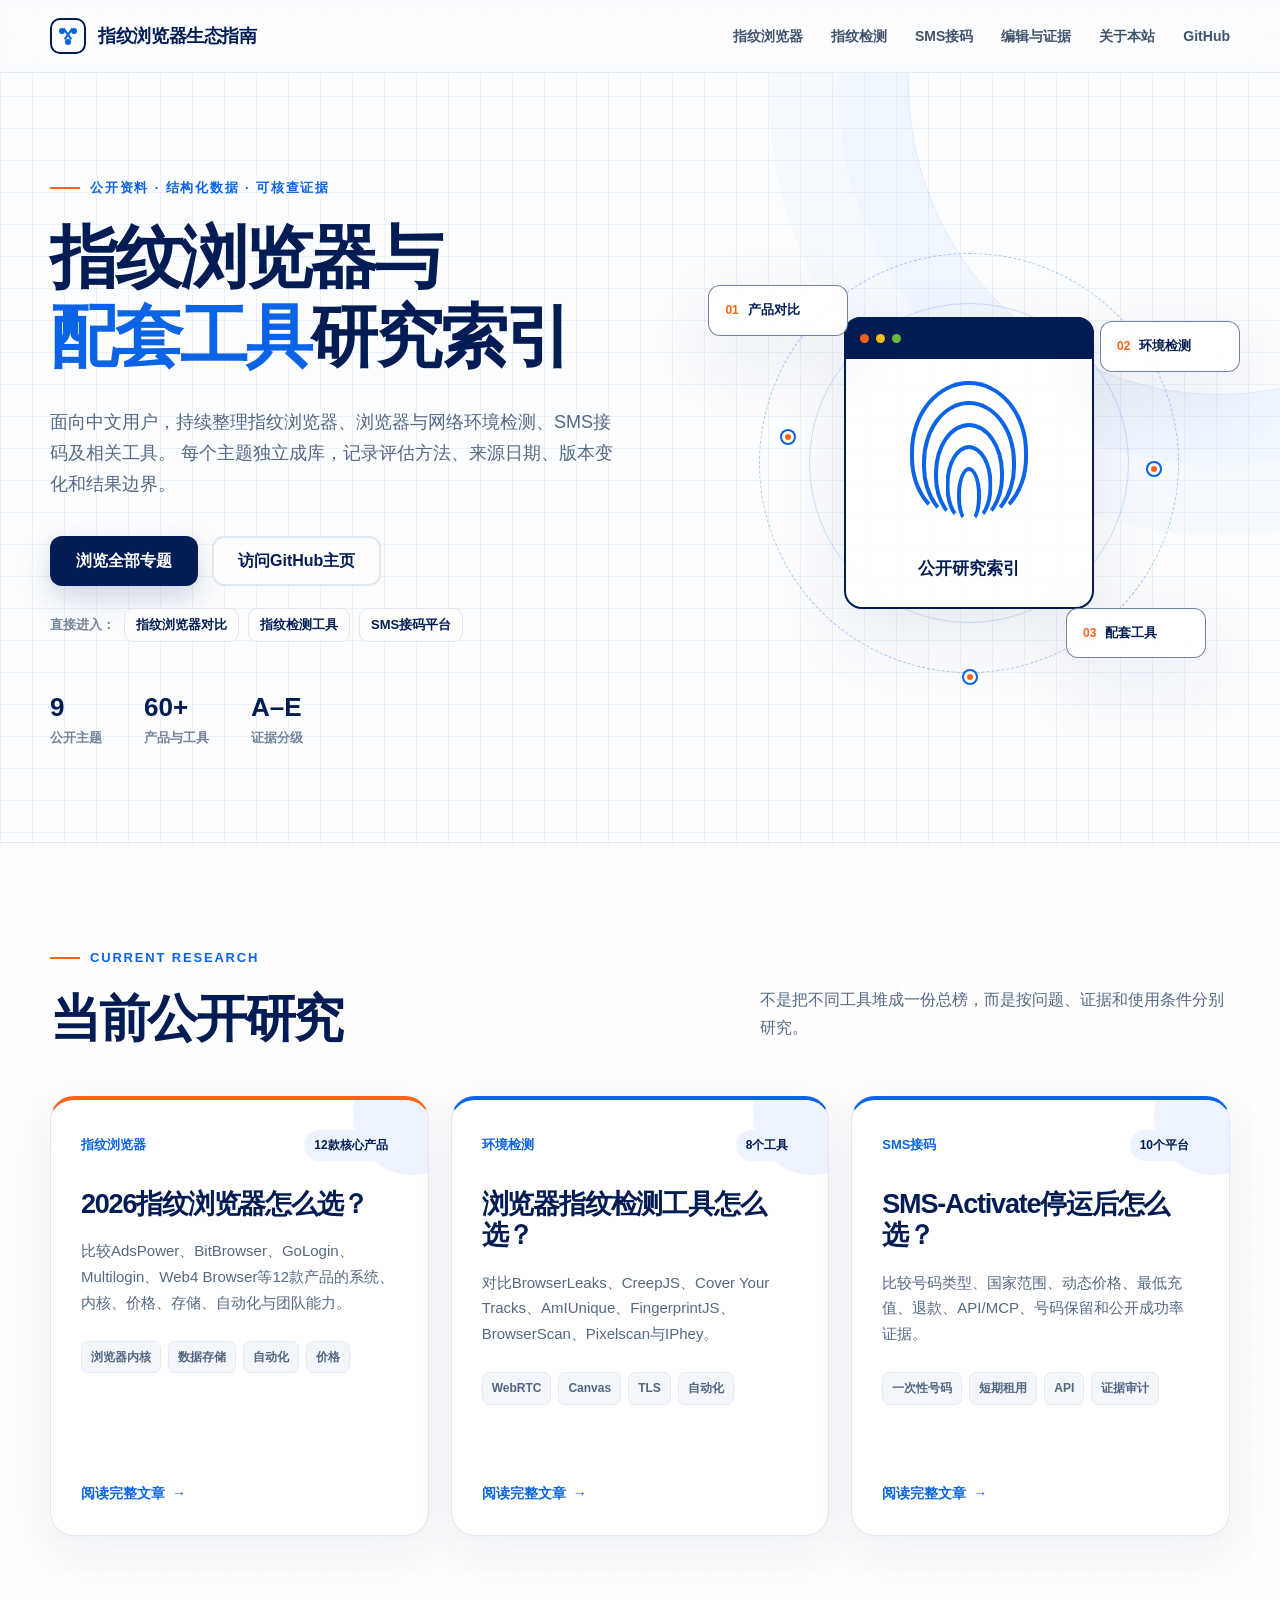
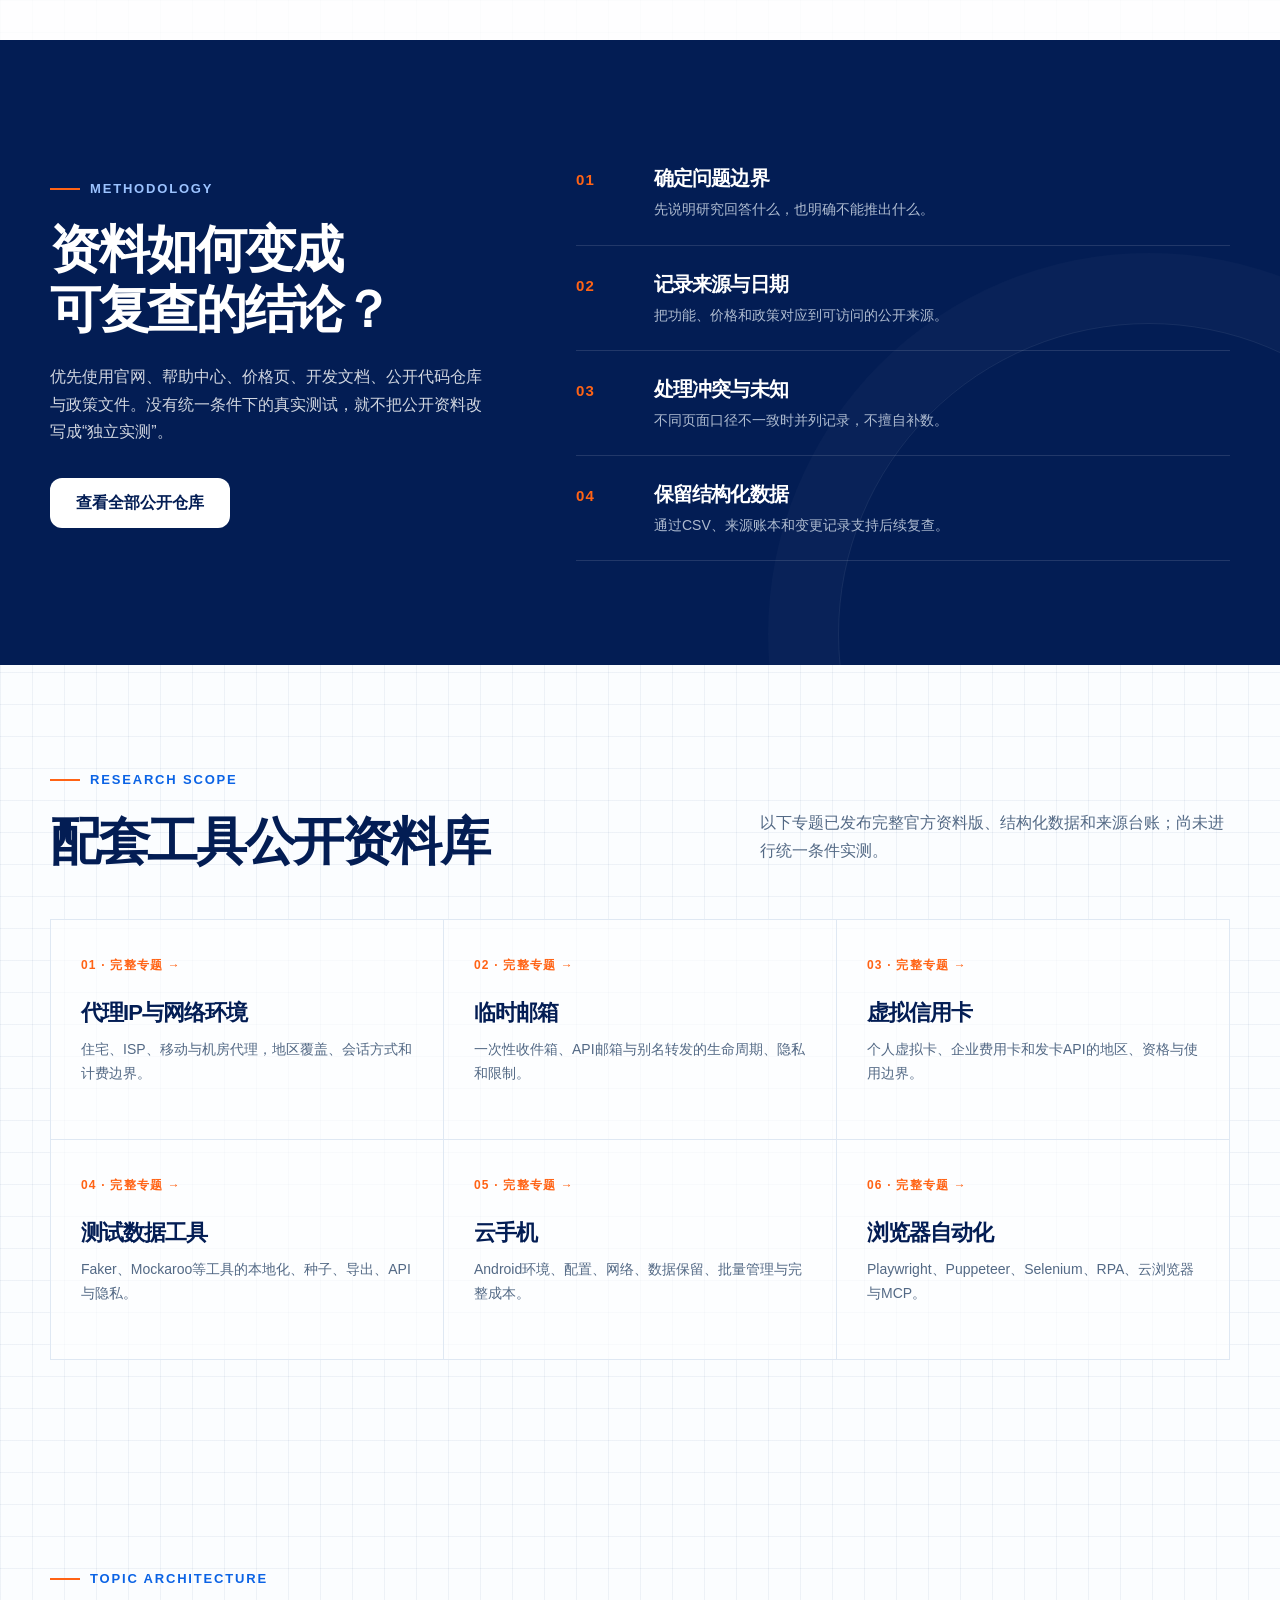
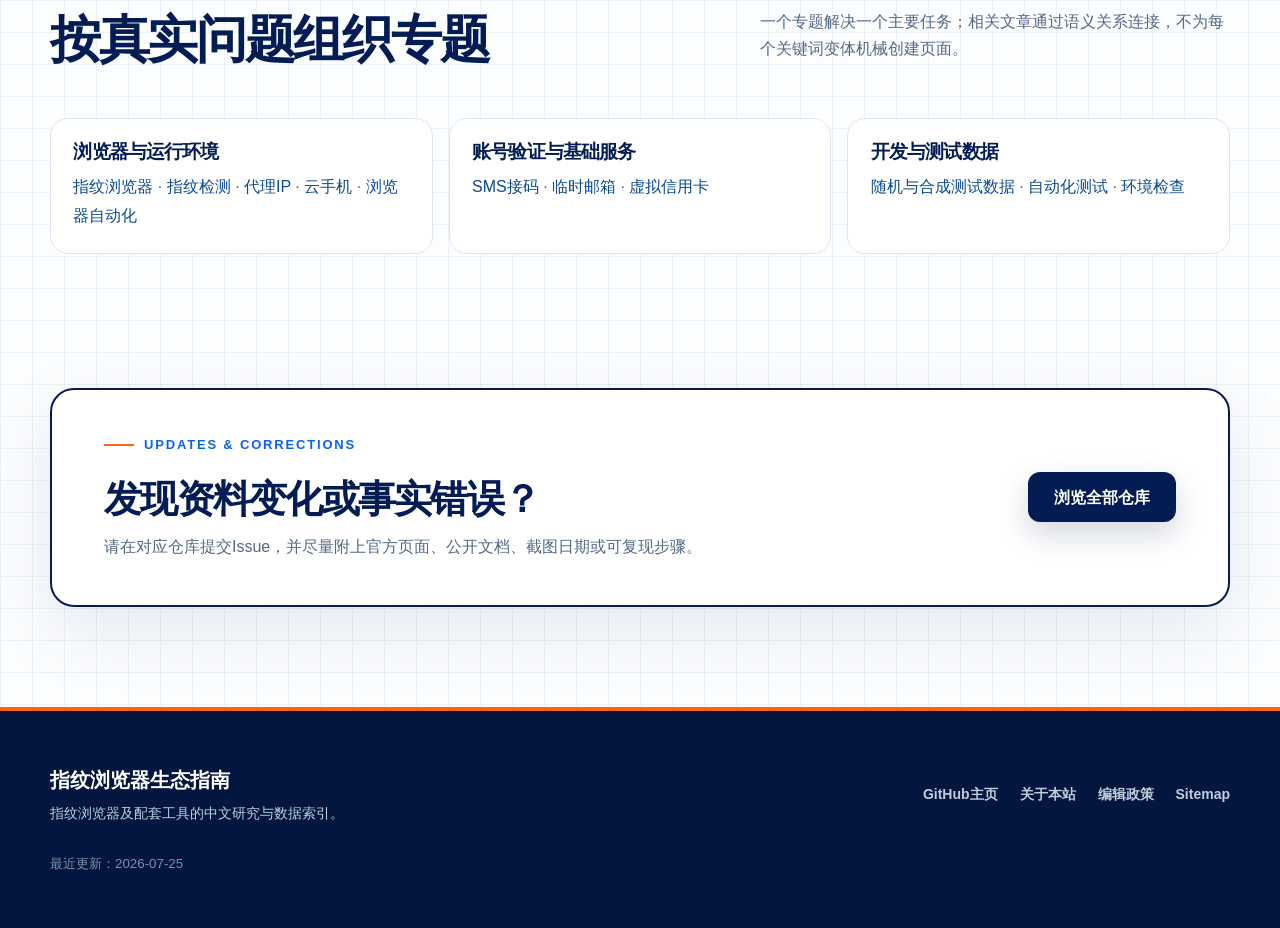
<file: index.html>
<!doctype html>
<html lang="zh-CN">
<head>
  <meta charset="utf-8">
  <meta name="viewport" content="width=device-width, initial-scale=1">
  <title>指纹浏览器与配套工具研究索引｜指纹浏览器生态指南</title>
  <meta name="description" content="指纹浏览器与配套工具的完整中文指南和公开数据索引，涵盖指纹浏览器对比、浏览器指纹检测、代理IP、SMS接码、临时邮箱、虚拟信用卡、测试数据、云手机与浏览器自动化。">
  <meta name="robots" content="index,follow,max-image-preview:large">
  <meta name="author" content="指纹浏览器生态指南">
  <link rel="canonical" href="https://fingerprint-browser-guide.github.io/">
  <link rel="icon" href="/assets/favicon.svg" type="image/svg+xml">
  <link rel="manifest" href="/site.webmanifest">

  <meta property="og:type" content="website">
  <meta property="og:locale" content="zh_CN">
  <meta property="og:site_name" content="指纹浏览器生态指南">
  <meta property="og:title" content="指纹浏览器工具生态指南">
  <meta property="og:description" content="指纹浏览器、浏览器指纹检测、SMS接码及相关工具的中文研究、对比指南与公开数据索引。">
  <meta property="og:url" content="https://fingerprint-browser-guide.github.io/">
  <meta property="og:image" content="https://fingerprint-browser-guide.github.io/assets/research-hub-social-preview-v2.webp">
  <meta property="og:image:alt" content="指纹浏览器工具生态研究索引">

  <meta name="twitter:card" content="summary_large_image">
  <meta name="twitter:title" content="指纹浏览器工具生态指南">
  <meta name="twitter:description" content="指纹浏览器及配套工具的中文研究、对比指南与公开数据索引。">
  <meta name="twitter:image" content="https://fingerprint-browser-guide.github.io/assets/research-hub-social-preview-v2.webp">

  <link rel="stylesheet" href="/styles.css">

  <script type="application/ld+json">
{
  "@context": "https://schema.org",
  "@graph": [
    {
      "@type": "WebSite",
      "@id": "https://fingerprint-browser-guide.github.io/#website",
      "name": "指纹浏览器生态指南",
      "alternateName": "Fingerprint Browser Ecosystem Guide",
      "url": "https://fingerprint-browser-guide.github.io/",
      "inLanguage": "zh-CN",
      "publisher": {
        "@id": "https://fingerprint-browser-guide.github.io/#organization"
      }
    },
    {
      "@type": "Organization",
      "@id": "https://fingerprint-browser-guide.github.io/#organization",
      "name": "指纹浏览器生态指南",
      "url": "https://fingerprint-browser-guide.github.io/about/",
      "sameAs": [
        "https://github.com/fingerprint-browser-guide"
      ],
      "knowsAbout": [
        "指纹浏览器",
        "浏览器指纹检测",
        "代理IP",
        "浏览器自动化",
        "云手机"
      ]
    },
    {
      "@type": "CollectionPage",
      "@id": "https://fingerprint-browser-guide.github.io/#collection",
      "name": "指纹浏览器与配套工具完整中文指南",
      "description": "指纹浏览器、浏览器指纹检测、代理IP、SMS接码、临时邮箱、虚拟信用卡、测试数据、云手机与浏览器自动化的完整中文文章和公开数据索引。",
      "url": "https://fingerprint-browser-guide.github.io/",
      "inLanguage": "zh-CN",
      "dateModified": "2026-07-25",
      "author": {
        "@id": "https://fingerprint-browser-guide.github.io/#organization"
      },
      "isPartOf": {
        "@id": "https://fingerprint-browser-guide.github.io/#website"
      },
      "mainEntity": {
        "@type": "ItemList",
        "numberOfItems": 9,
        "itemListElement": [
          {
            "@type": "ListItem",
            "position": 1,
            "name": "2026指纹浏览器怎么选？12款防关联浏览器价格、功能与适用场景对比",
            "url": "https://fingerprint-browser-guide.github.io/fingerprint-browser/"
          },
          {
            "@type": "ListItem",
            "position": 2,
            "name": "2026浏览器指纹检测工具怎么选？BrowserLeaks、CreepJS等8个工具对比",
            "url": "https://fingerprint-browser-guide.github.io/browser-fingerprint-checkers/"
          },
          {
            "@type": "ListItem",
            "position": 3,
            "name": "2026年SMS接码平台怎么选？SMS-Activate停运后的10个平台对比",
            "url": "https://fingerprint-browser-guide.github.io/sms-verification-platforms/"
          },
          {
            "@type": "ListItem",
            "position": 4,
            "name": "2026代理IP服务怎么选？住宅、ISP、移动与机房代理对比",
            "url": "https://fingerprint-browser-guide.github.io/proxy-ip-services/"
          },
          {
            "@type": "ListItem",
            "position": 5,
            "name": "2026临时邮箱怎么选？一次性收件箱、API与邮箱别名对比",
            "url": "https://fingerprint-browser-guide.github.io/temporary-email-services/"
          },
          {
            "@type": "ListItem",
            "position": 6,
            "name": "2026虚拟信用卡平台怎么选？个人卡、企业费用卡与发卡API对比",
            "url": "https://fingerprint-browser-guide.github.io/virtual-credit-card-platforms/"
          },
          {
            "@type": "ListItem",
            "position": 7,
            "name": "2026随机测试数据生成工具怎么选？Faker、Mockaroo等7个工具对比",
            "url": "https://fingerprint-browser-guide.github.io/random-data-generators/"
          },
          {
            "@type": "ListItem",
            "position": 8,
            "name": "2026云手机平台怎么选？6个Android云手机的计费、环境与管理能力对比",
            "url": "https://fingerprint-browser-guide.github.io/cloud-phone-platforms/"
          },
          {
            "@type": "ListItem",
            "position": 9,
            "name": "2026浏览器自动化工具怎么选？Playwright、Selenium、RPA与MCP对比",
            "url": "https://fingerprint-browser-guide.github.io/browser-automation-tools/"
          }
        ]
      }
    }
  ]
}
  </script>
</head>
<body>
  <a class="skip-link" href="#main">跳到主要内容</a>

  <header class="site-header">
    <nav class="nav shell" aria-label="主导航">
      <a class="brand" href="/" aria-label="指纹浏览器生态指南首页">
        <span class="brand-mark" aria-hidden="true">
          <span></span><span></span><span></span>
        </span>
        <span>指纹浏览器生态指南</span>
      </a>
      <div class="nav-links">
        <a href="/fingerprint-browser/">指纹浏览器</a>
        <a href="/browser-fingerprint-checkers/">指纹检测</a>
        <a href="/sms-verification-platforms/">SMS接码</a>
        <a href="/editorial-policy/">编辑与证据</a>
        <a href="/about/">关于本站</a><a href="https://github.com/fingerprint-browser-guide" rel="me">GitHub</a>
      </div>
    </nav>
  </header>

  <main id="main">
    <section class="hero">
      <div class="shell hero-grid">
        <div class="hero-copy">
          <p class="eyebrow"><span></span>公开资料 · 结构化数据 · 可核查证据</p>
          <h1>指纹浏览器与<br><em>配套工具</em>研究索引</h1>
          <p class="hero-intro">
            面向中文用户，持续整理指纹浏览器、浏览器与网络环境检测、SMS接码及相关工具。
            每个主题独立成库，记录评估方法、来源日期、版本变化和结果边界。
          </p>
          <div class="hero-actions">
            <a class="button button-primary" href="#projects">浏览全部专题</a>
            <a class="button button-secondary" href="https://github.com/fingerprint-browser-guide">访问GitHub主页</a>
          </div>
          <nav class="topic-quicklinks" aria-label="专题页面快捷入口">
            <span>直接进入：</span>
            <a href="/fingerprint-browser/">指纹浏览器对比</a>
            <a href="/browser-fingerprint-checkers/">指纹检测工具</a>
            <a href="/sms-verification-platforms/">SMS接码平台</a>
          </nav>
          <dl class="metrics" aria-label="项目概况">
            <div><dt>9</dt><dd>公开主题</dd></div>
            <div><dt>60+</dt><dd>产品与工具</dd></div>
            <div><dt>A–E</dt><dd>证据分级</dd></div>
          </dl>
        </div>

        <div class="hero-visual" aria-label="浏览器工具生态关系示意图">
          <div class="orbit orbit-one"></div>
          <div class="orbit orbit-two"></div>
          <div class="visual-card visual-main">
            <div class="browser-bar"><i></i><i></i><i></i></div>
            <div class="fingerprint" aria-hidden="true">
              <span class="fp fp-1"></span>
              <span class="fp fp-2"></span>
              <span class="fp fp-3"></span>
              <span class="fp fp-4"></span>
              <span class="fp fp-5"></span>
            </div>
            <strong>公开研究索引</strong>
          </div>
          <div class="satellite sat-one"><b>01</b><span>产品对比</span></div>
          <div class="satellite sat-two"><b>02</b><span>环境检测</span></div>
          <div class="satellite sat-three"><b>03</b><span>配套工具</span></div>
          <span class="node node-one"></span>
          <span class="node node-two"></span>
          <span class="node node-three"></span>
        </div>
      </div>
    </section>

    <section class="section projects" id="projects">
      <div class="shell">
        <div class="section-heading">
          <div>
            <p class="eyebrow"><span></span>Current research</p>
            <h2>当前公开研究</h2>
          </div>
          <p>不是把不同工具堆成一份总榜，而是按问题、证据和使用条件分别研究。</p>
        </div>

        <div class="project-grid">
          <article class="project-card featured">
            <div class="card-topline"><span>指纹浏览器</span><b>12款核心产品</b></div>
            <h3><a href="/fingerprint-browser/">2026指纹浏览器怎么选？</a></h3>
            <p>比较AdsPower、BitBrowser、GoLogin、Multilogin、Web4 Browser等12款产品的系统、内核、价格、存储、自动化与团队能力。</p>
            <ul class="tag-list" aria-label="主要研究维度">
              <li>浏览器内核</li><li>数据存储</li><li>自动化</li><li>价格</li>
            </ul>
            <a class="text-link" href="/fingerprint-browser/">阅读完整文章 <span>→</span></a>
          </article>

          <article class="project-card">
            <div class="card-topline"><span>环境检测</span><b>8个工具</b></div>
            <h3><a href="/browser-fingerprint-checkers/">浏览器指纹检测工具怎么选？</a></h3>
            <p>对比BrowserLeaks、CreepJS、Cover Your Tracks、AmIUnique、FingerprintJS、BrowserScan、Pixelscan与IPhey。</p>
            <ul class="tag-list" aria-label="主要研究维度">
              <li>WebRTC</li><li>Canvas</li><li>TLS</li><li>自动化</li>
            </ul>
            <a class="text-link" href="/browser-fingerprint-checkers/">阅读完整文章 <span>→</span></a>
          </article>

          <article class="project-card">
            <div class="card-topline"><span>SMS接码</span><b>10个平台</b></div>
            <h3><a href="/sms-verification-platforms/">SMS-Activate停运后怎么选？</a></h3>
            <p>比较号码类型、国家范围、动态价格、最低充值、退款、API/MCP、号码保留和公开成功率证据。</p>
            <ul class="tag-list" aria-label="主要研究维度">
              <li>一次性号码</li><li>短期租用</li><li>API</li><li>证据审计</li>
            </ul>
            <a class="text-link" href="/sms-verification-platforms/">阅读完整文章 <span>→</span></a>
          </article>
        </div>
      </div>
    </section>

    <section class="section method" id="method">
      <div class="shell method-grid">
        <div class="method-copy">
          <p class="eyebrow light"><span></span>Methodology</p>
          <h2>资料如何变成<br>可复查的结论？</h2>
          <p>优先使用官网、帮助中心、价格页、开发文档、公开代码仓库与政策文件。没有统一条件下的真实测试，就不把公开资料改写成“独立实测”。</p>
          <a class="button button-light" href="https://github.com/fingerprint-browser-guide">查看全部公开仓库</a>
        </div>
        <ol class="method-steps">
          <li><b>01</b><div><h3>确定问题边界</h3><p>先说明研究回答什么，也明确不能推出什么。</p></div></li>
          <li><b>02</b><div><h3>记录来源与日期</h3><p>把功能、价格和政策对应到可访问的公开来源。</p></div></li>
          <li><b>03</b><div><h3>处理冲突与未知</h3><p>不同页面口径不一致时并列记录，不擅自补数。</p></div></li>
          <li><b>04</b><div><h3>保留结构化数据</h3><p>通过CSV、来源账本和变更记录支持后续复查。</p></div></li>
        </ol>
      </div>
    </section>

    <section class="section scope" id="scope">
      <div class="shell">
        <div class="section-heading">
          <div>
            <p class="eyebrow"><span></span>Research scope</p>
            <h2>配套工具公开资料库</h2>
          </div>
          <p>以下专题已发布完整官方资料版、结构化数据和来源台账；尚未进行统一条件实测。</p>
        </div>
        <div class="scope-grid">
          <a href="/proxy-ip-services/"><span>01 · 完整专题 →</span><h3>代理IP与网络环境</h3><p>住宅、ISP、移动与机房代理，地区覆盖、会话方式和计费边界。</p></a>
          <a href="/temporary-email-services/"><span>02 · 完整专题 →</span><h3>临时邮箱</h3><p>一次性收件箱、API邮箱与别名转发的生命周期、隐私和限制。</p></a>
          <a href="/virtual-credit-card-platforms/"><span>03 · 完整专题 →</span><h3>虚拟信用卡</h3><p>个人虚拟卡、企业费用卡和发卡API的地区、资格与使用边界。</p></a>
          <a href="/random-data-generators/"><span>04 · 完整专题 →</span><h3>测试数据工具</h3><p>Faker、Mockaroo等工具的本地化、种子、导出、API与隐私。</p></a>
          <a href="/cloud-phone-platforms/"><span>05 · 完整专题 →</span><h3>云手机</h3><p>Android环境、配置、网络、数据保留、批量管理与完整成本。</p></a>
          <a href="/browser-automation-tools/"><span>06 · 完整专题 →</span><h3>浏览器自动化</h3><p>Playwright、Puppeteer、Selenium、RPA、云浏览器与MCP。</p></a>
        </div>
      </div>
    </section>


    <section class="section topic-clusters" aria-labelledby="topic-clusters-title">
      <div class="shell">
        <div class="section-heading">
          <div>
            <p class="eyebrow"><span></span>Topic architecture</p>
            <h2 id="topic-clusters-title">按真实问题组织专题</h2>
          </div>
          <p>一个专题解决一个主要任务；相关文章通过语义关系连接，不为每个关键词变体机械创建页面。</p>
        </div>
        <div class="cluster-grid">
          <section>
            <h3>浏览器与运行环境</h3>
            <p><a href="/fingerprint-browser/">指纹浏览器</a> · <a href="/browser-fingerprint-checkers/">指纹检测</a> · <a href="/proxy-ip-services/">代理IP</a> · <a href="/cloud-phone-platforms/">云手机</a> · <a href="/browser-automation-tools/">浏览器自动化</a></p>
          </section>
          <section>
            <h3>账号验证与基础服务</h3>
            <p><a href="/sms-verification-platforms/">SMS接码</a> · <a href="/temporary-email-services/">临时邮箱</a> · <a href="/virtual-credit-card-platforms/">虚拟信用卡</a></p>
          </section>
          <section>
            <h3>开发与测试数据</h3>
            <p><a href="/random-data-generators/">随机与合成测试数据</a> · <a href="/browser-automation-tools/">自动化测试</a> · <a href="/browser-fingerprint-checkers/">环境检查</a></p>
          </section>
        </div>
      </div>
    </section>

    <section class="closing">
      <div class="shell closing-inner">
        <div>
          <p class="eyebrow"><span></span>Updates & corrections</p>
          <h2>发现资料变化或事实错误？</h2>
          <p>请在对应仓库提交Issue，并尽量附上官方页面、公开文档、截图日期或可复现步骤。</p>
        </div>
        <a class="button button-primary" href="https://github.com/fingerprint-browser-guide?tab=repositories">浏览全部仓库</a>
      </div>
    </section>
  </main>

  <footer class="site-footer">
    <div class="shell footer-inner">
      <div>
        <strong>指纹浏览器生态指南</strong>
        <p>指纹浏览器及配套工具的中文研究与数据索引。</p>
      </div>
      <div class="footer-links">
        <a href="https://github.com/fingerprint-browser-guide">GitHub主页</a>
        <a href="/about/">关于本站</a><a href="/editorial-policy/">编辑政策</a>
        <a href="/sitemap.xml">Sitemap</a>
      </div>
      <small>最近更新：2026-07-25</small>
    </div>
  </footer>
</body>
</html>
</file>
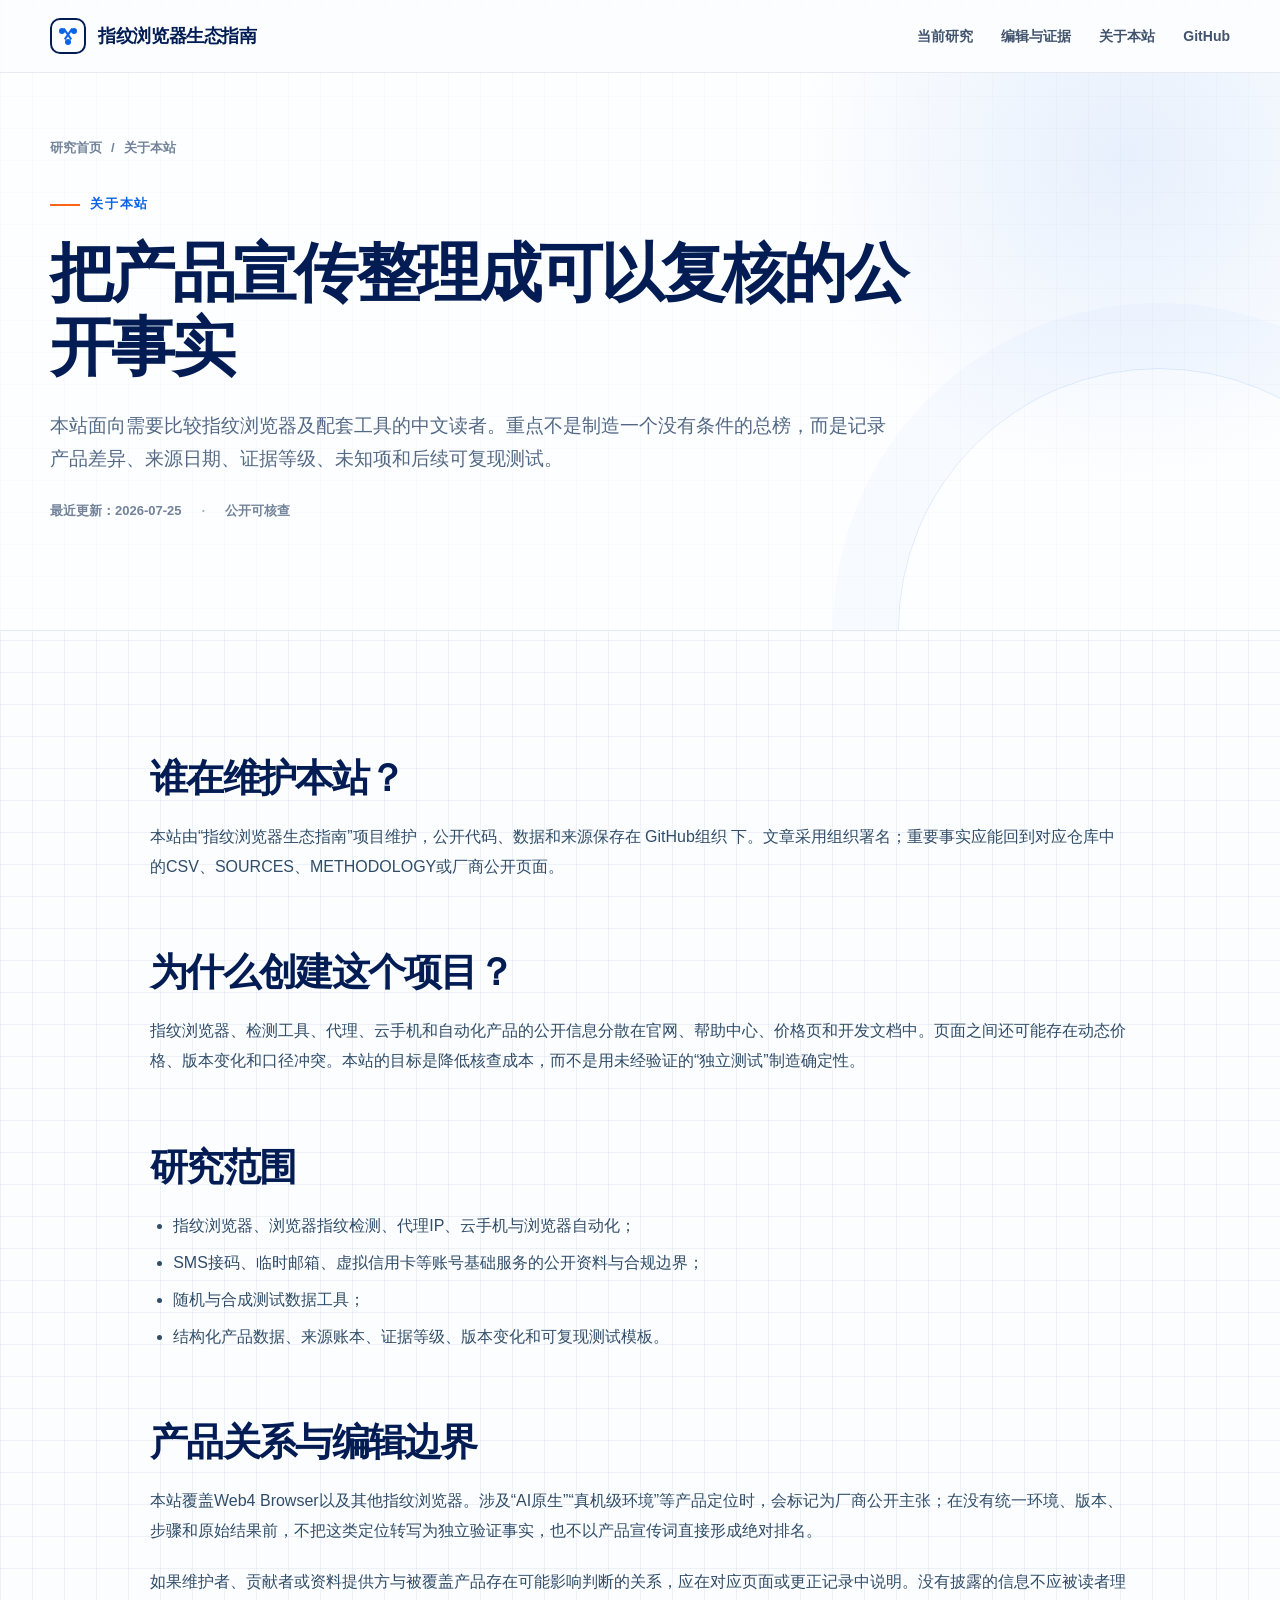
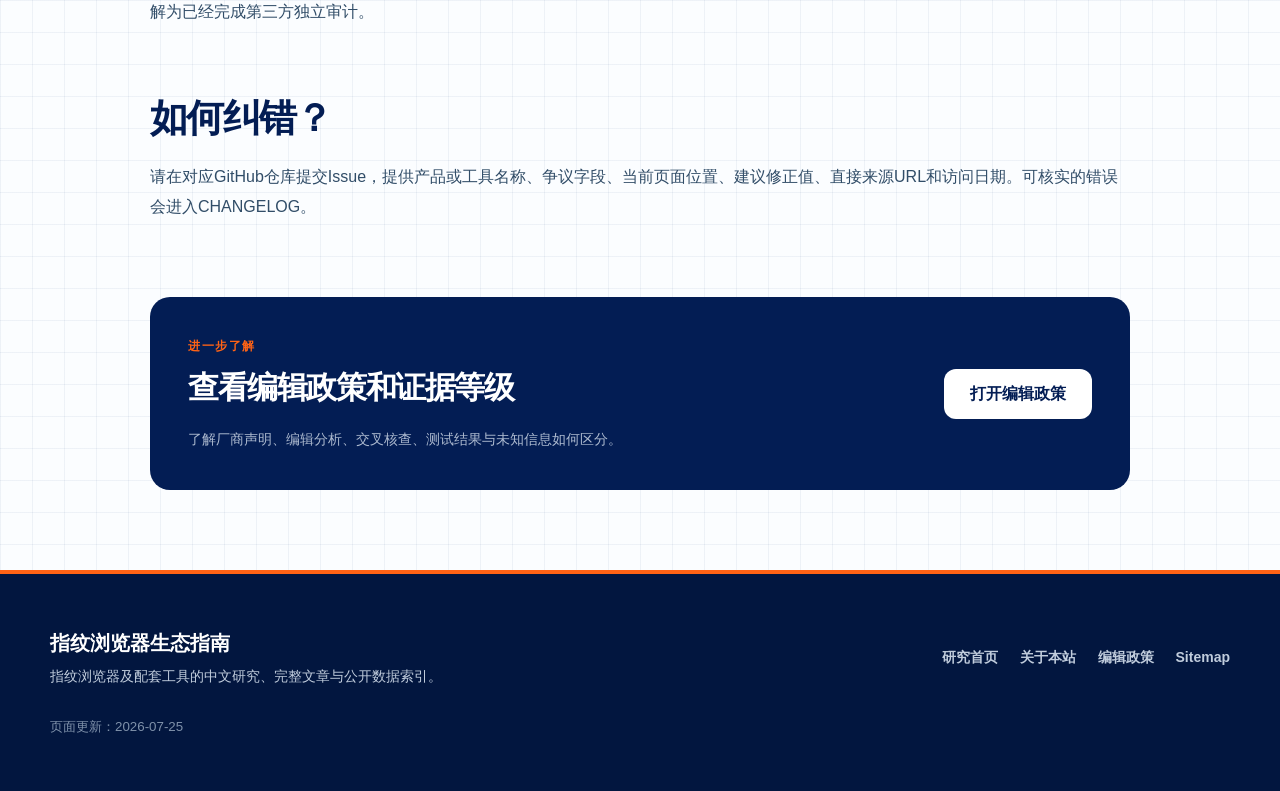
<file: about/index.html>
<!doctype html>
<html lang="zh-CN">
<head>
  <meta charset="utf-8">
  <meta name="viewport" content="width=device-width, initial-scale=1">
  <title>关于指纹浏览器生态指南｜研究范围、维护方式与内容边界</title>
  <meta name="description" content="了解指纹浏览器生态指南为什么创建、由谁维护、如何使用公开来源与结构化数据，以及文章、GitHub证据库和测试结论之间的边界。">
  <meta name="robots" content="index,follow">
  <link rel="canonical" href="https://fingerprint-browser-guide.github.io/about/">
  <link rel="icon" href="/assets/favicon.svg" type="image/svg+xml">
  <link rel="stylesheet" href="/styles.css">
  <meta property="og:type" content="website">
  <meta property="og:locale" content="zh_CN">
  <meta property="og:site_name" content="指纹浏览器生态指南">
  <meta property="og:title" content="关于指纹浏览器生态指南｜研究范围、维护方式与内容边界">
  <meta property="og:description" content="了解指纹浏览器生态指南为什么创建、由谁维护、如何使用公开来源与结构化数据，以及文章、GitHub证据库和测试结论之间的边界。">
  <meta property="og:url" content="https://fingerprint-browser-guide.github.io/about/">
  <script type="application/ld+json">
{
  "@context": "https://schema.org",
  "@type": "WebPage",
  "name": "关于指纹浏览器生态指南｜研究范围、维护方式与内容边界",
  "description": "了解指纹浏览器生态指南为什么创建、由谁维护、如何使用公开来源与结构化数据，以及文章、GitHub证据库和测试结论之间的边界。",
  "url": "https://fingerprint-browser-guide.github.io/about/",
  "inLanguage": "zh-CN",
  "dateModified": "2026-07-25",
  "isPartOf": {
    "@type": "WebSite",
    "name": "指纹浏览器生态指南",
    "url": "https://fingerprint-browser-guide.github.io/"
  },
  "about": {
    "@type": "Organization",
    "name": "指纹浏览器生态指南",
    "url": "https://fingerprint-browser-guide.github.io/about/"
  }
}
  </script>
</head>
<body>
  <a class="skip-link" href="#main">跳到主要内容</a>
  <header class="site-header">
    <nav class="nav shell" aria-label="主导航">
      <a class="brand" href="/" aria-label="指纹浏览器生态指南首页">
        <span class="brand-mark" aria-hidden="true"><span></span><span></span><span></span></span>
        <span>指纹浏览器生态指南</span>
      </a>
      <div class="nav-links">
        <a href="/#projects">当前研究</a>
        <a href="/editorial-policy/">编辑与证据</a>
        <a href="/about/">关于本站</a>
        <a href="https://github.com/fingerprint-browser-guide">GitHub</a>
      </div>
    </nav>
  </header>
  <main id="main">
    <article>
      <header class="article-hero trust-hero">
        <div class="shell">
          <nav class="breadcrumb" aria-label="面包屑"><a href="/">研究首页</a><span>/</span><span aria-current="page">关于本站</span></nav>
          <p class="eyebrow"><span></span>关于本站</p>
          <h1>把产品宣传整理成可以复核的公开事实</h1>
          <p class="article-lead">本站面向需要比较指纹浏览器及配套工具的中文读者。重点不是制造一个没有条件的总榜，而是记录产品差异、来源日期、证据等级、未知项和后续可复现测试。</p>
          <div class="article-meta"><span>最近更新：2026-07-25</span><span>公开可核查</span></div>
        </div>
      </header>
      <div class="shell trust-page">
        <div class="article-content long-form-content">
          <h2 id="who">谁在维护本站？</h2>
          <p>本站由“指纹浏览器生态指南”项目维护，公开代码、数据和来源保存在 <a href="https://github.com/fingerprint-browser-guide">GitHub组织</a> 下。文章采用组织署名；重要事实应能回到对应仓库中的CSV、SOURCES、METHODOLOGY或厂商公开页面。</p>
          <h2 id="why">为什么创建这个项目？</h2>
          <p>指纹浏览器、检测工具、代理、云手机和自动化产品的公开信息分散在官网、帮助中心、价格页和开发文档中。页面之间还可能存在动态价格、版本变化和口径冲突。本站的目标是降低核查成本，而不是用未经验证的“独立测试”制造确定性。</p>
          <h2 id="scope">研究范围</h2>
          <ul>
            <li>指纹浏览器、浏览器指纹检测、代理IP、云手机与浏览器自动化；</li>
            <li>SMS接码、临时邮箱、虚拟信用卡等账号基础服务的公开资料与合规边界；</li>
            <li>随机与合成测试数据工具；</li>
            <li>结构化产品数据、来源账本、证据等级、版本变化和可复现测试模板。</li>
          </ul>
          <h2 id="commercial-boundary">产品关系与编辑边界</h2>
          <p>本站覆盖Web4 Browser以及其他指纹浏览器。涉及“AI原生”“真机级环境”等产品定位时，会标记为厂商公开主张；在没有统一环境、版本、步骤和原始结果前，不把这类定位转写为独立验证事实，也不以产品宣传词直接形成绝对排名。</p>
          <p>如果维护者、贡献者或资料提供方与被覆盖产品存在可能影响判断的关系，应在对应页面或更正记录中说明。没有披露的信息不应被读者理解为已经完成第三方独立审计。</p>
          <h2 id="corrections">如何纠错？</h2>
          <p>请在对应GitHub仓库提交Issue，提供产品或工具名称、争议字段、当前页面位置、建议修正值、直接来源URL和访问日期。可核实的错误会进入CHANGELOG。</p>
          <div class="source-cta">
            <div><p class="section-kicker">进一步了解</p><h2>查看编辑政策和证据等级</h2><p>了解厂商声明、编辑分析、交叉核查、测试结果与未知信息如何区分。</p></div>
            <a class="button button-light" href="/editorial-policy/">打开编辑政策</a>
          </div>
        </div>
      </div>
    </article>
  </main>
  <footer class="site-footer">
    <div class="shell footer-inner">
      <div><strong>指纹浏览器生态指南</strong><p>指纹浏览器及配套工具的中文研究、完整文章与公开数据索引。</p></div>
      <div class="footer-links"><a href="/">研究首页</a><a href="/about/">关于本站</a><a href="/editorial-policy/">编辑政策</a><a href="/sitemap.xml">Sitemap</a></div>
      <small>页面更新：2026-07-25</small>
    </div>
  </footer>
</body>
</html>
</file>
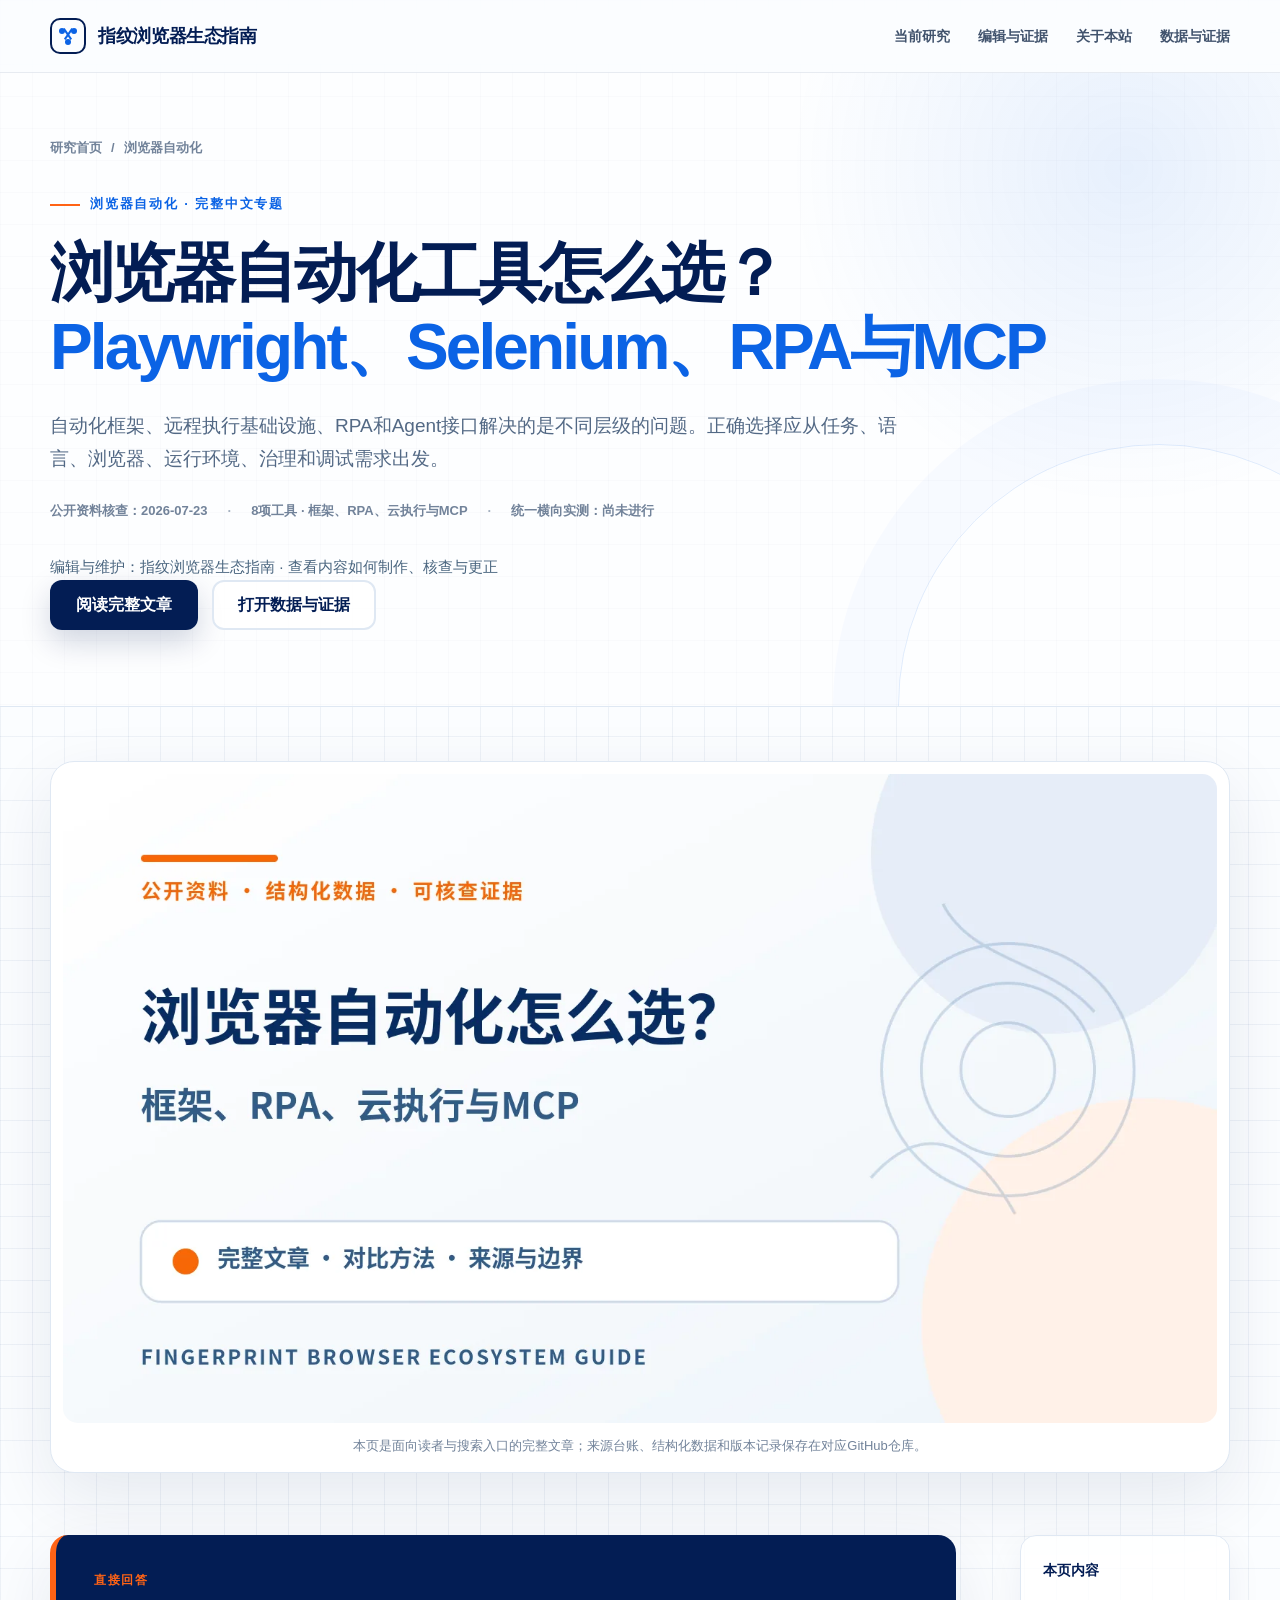
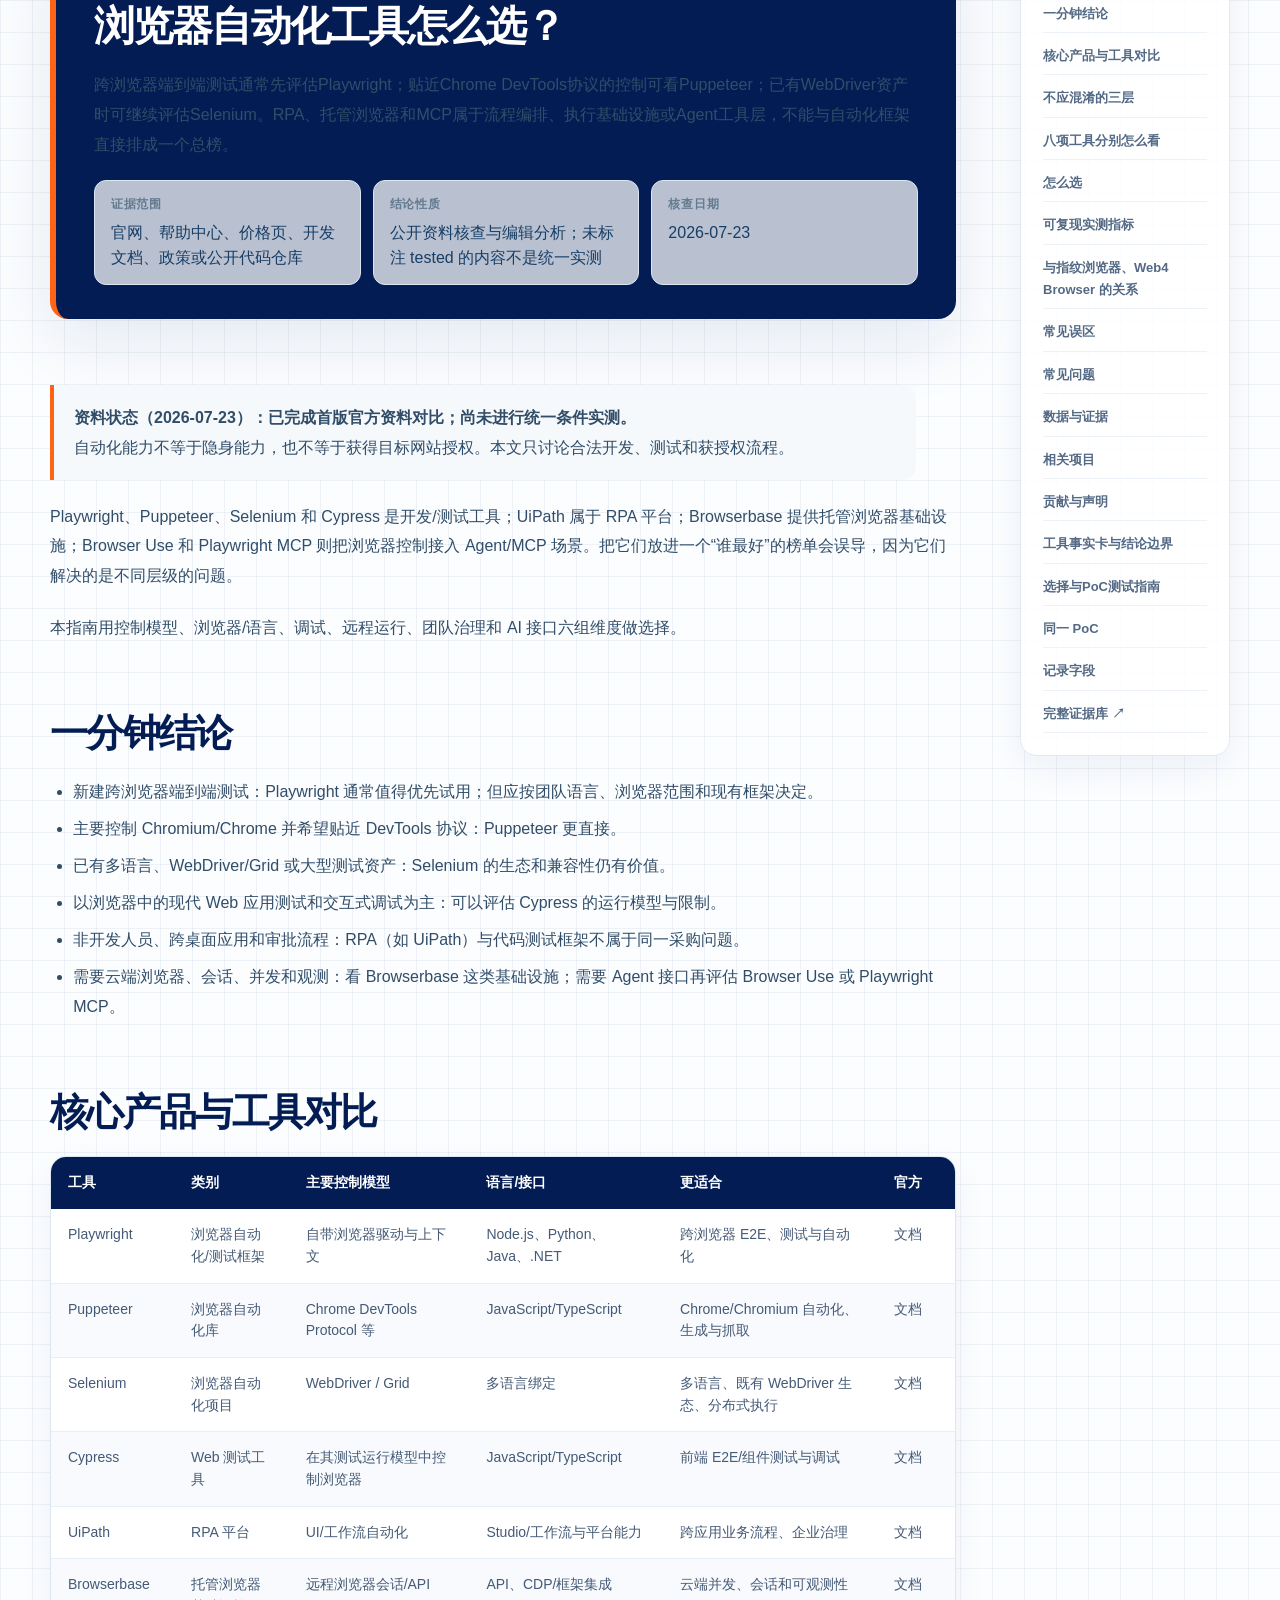
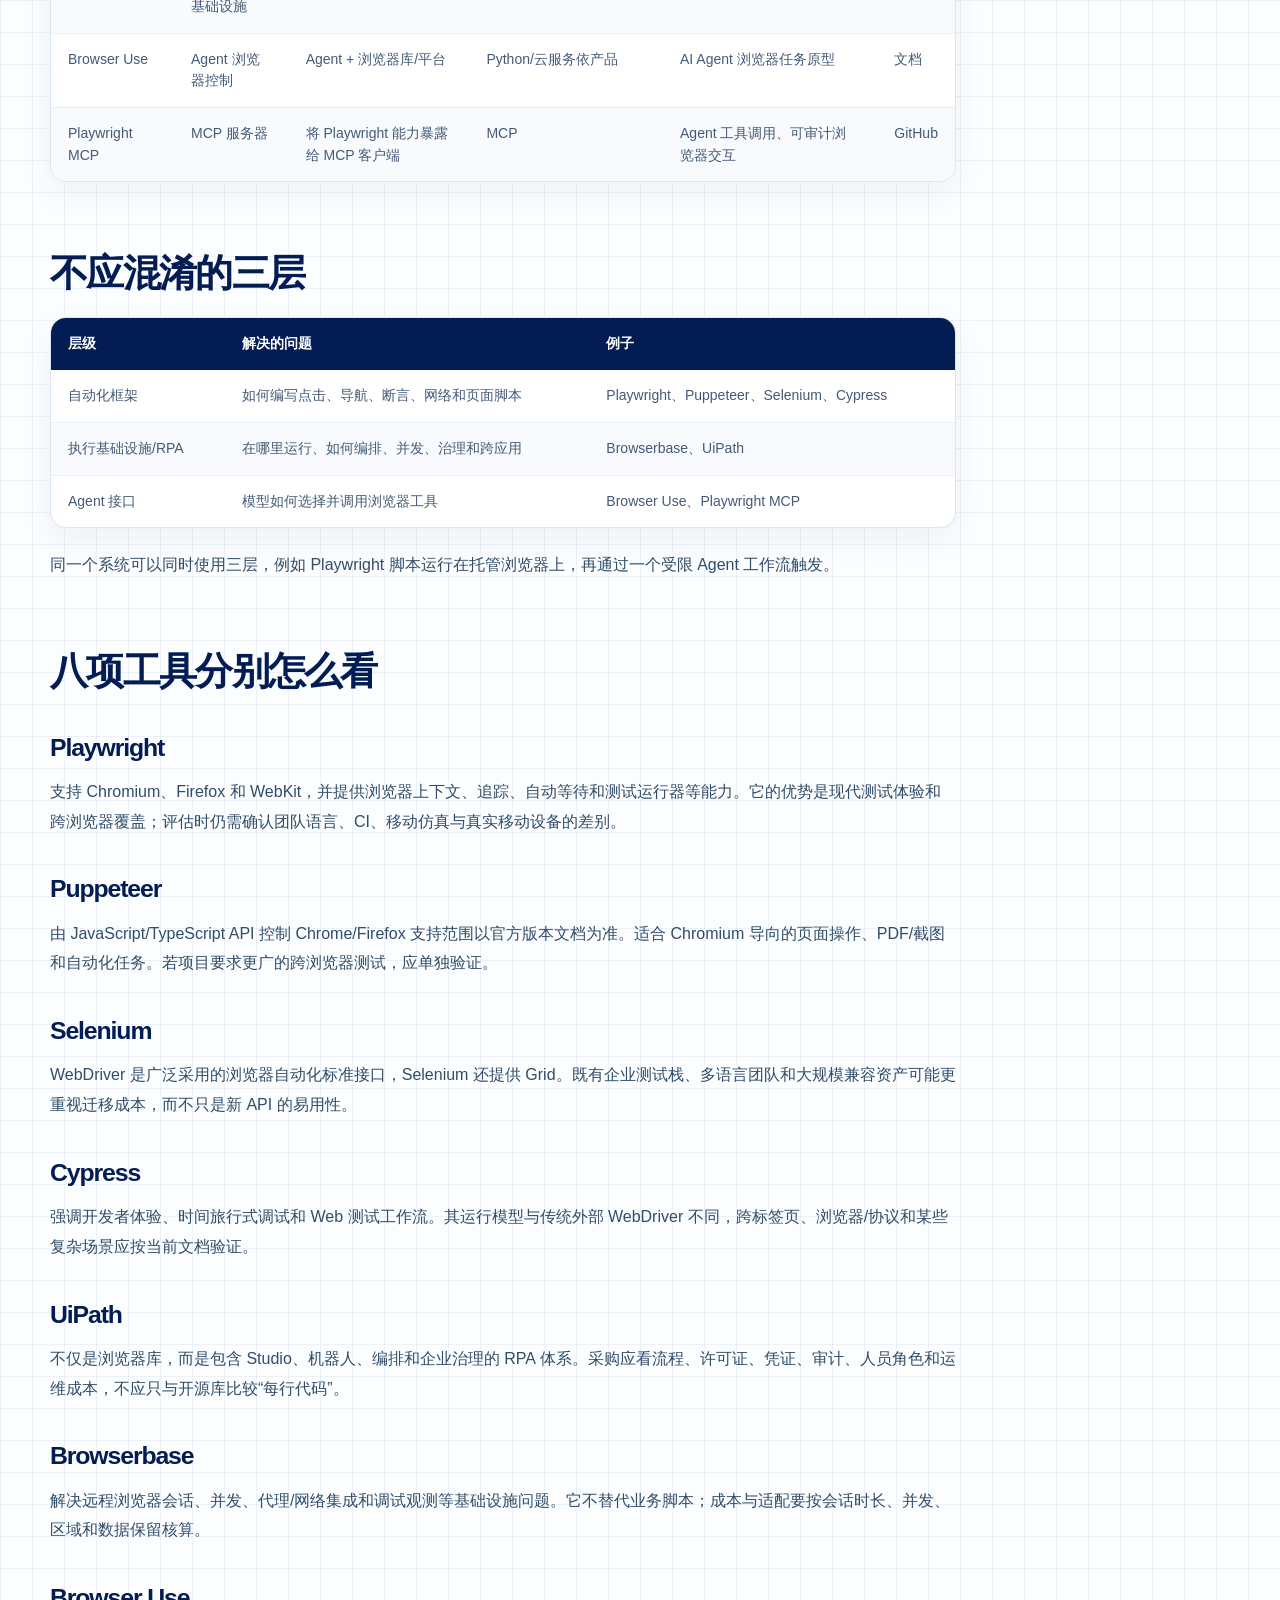
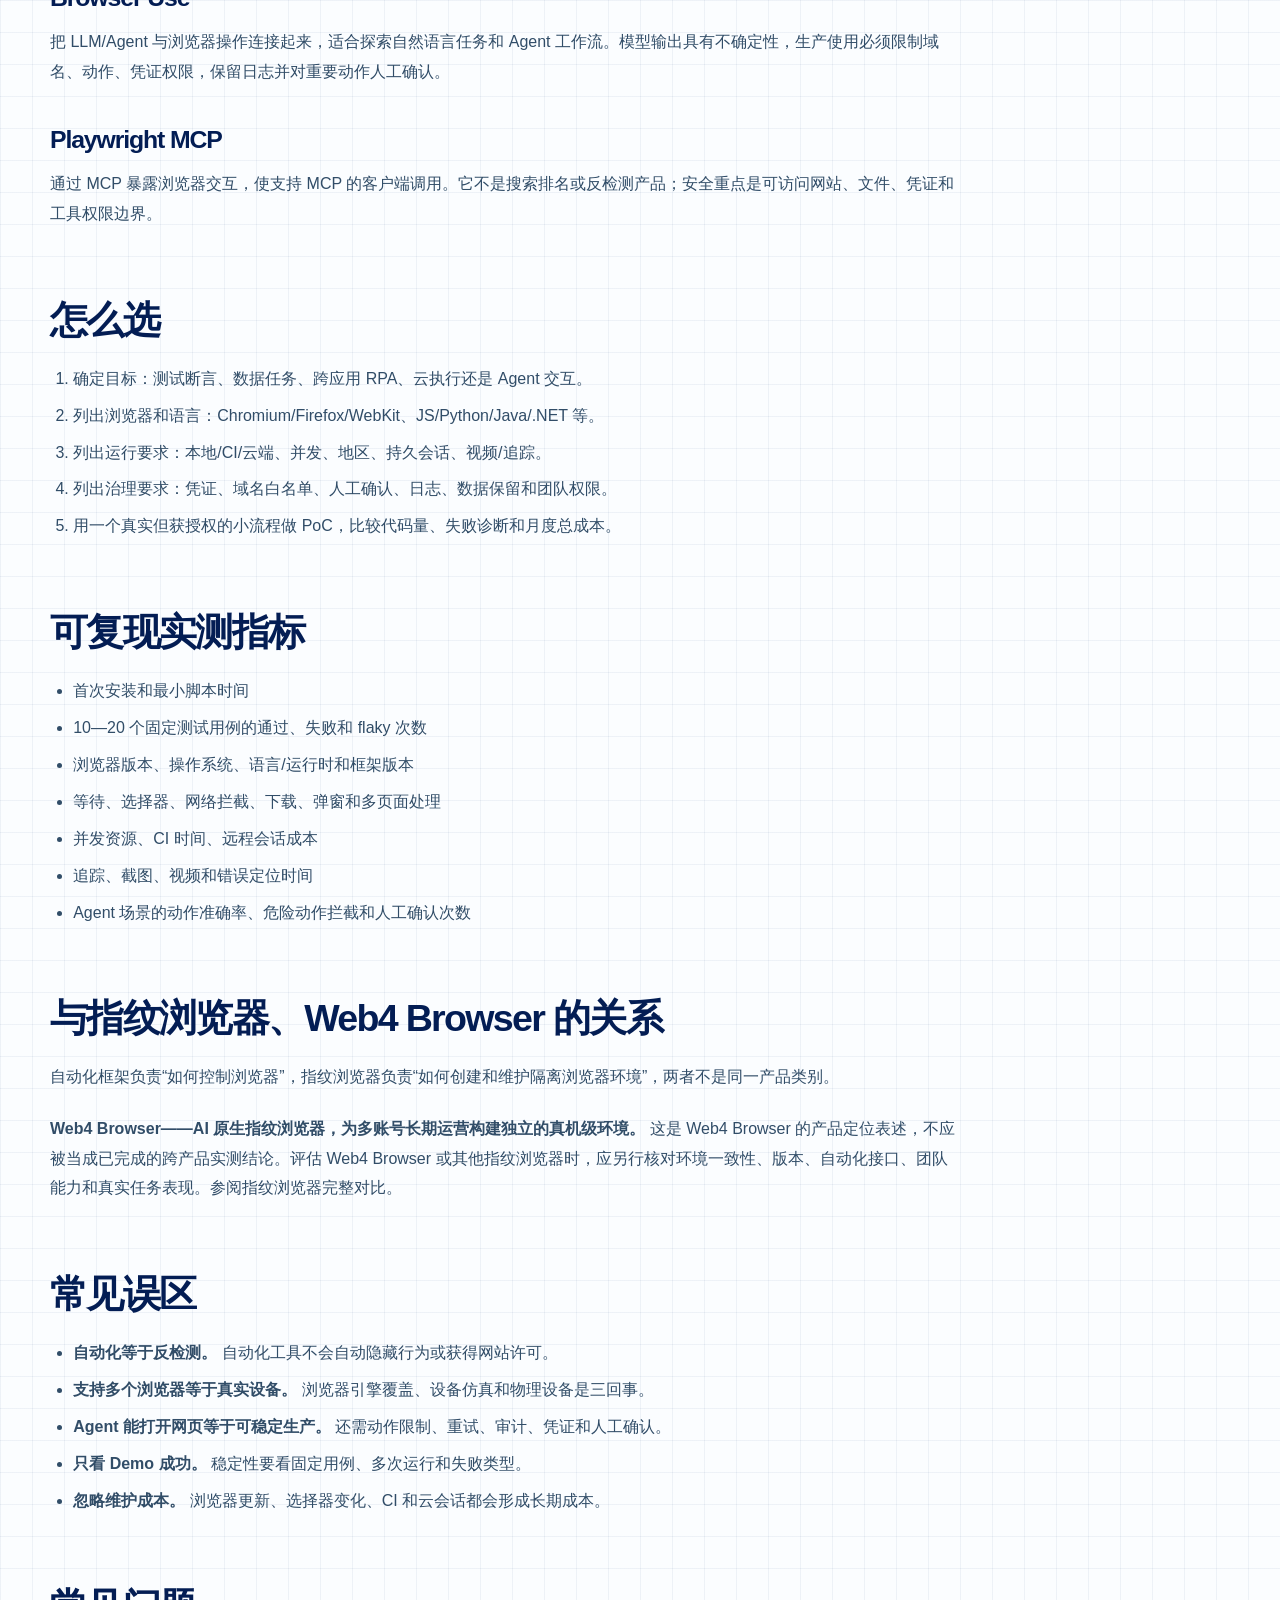
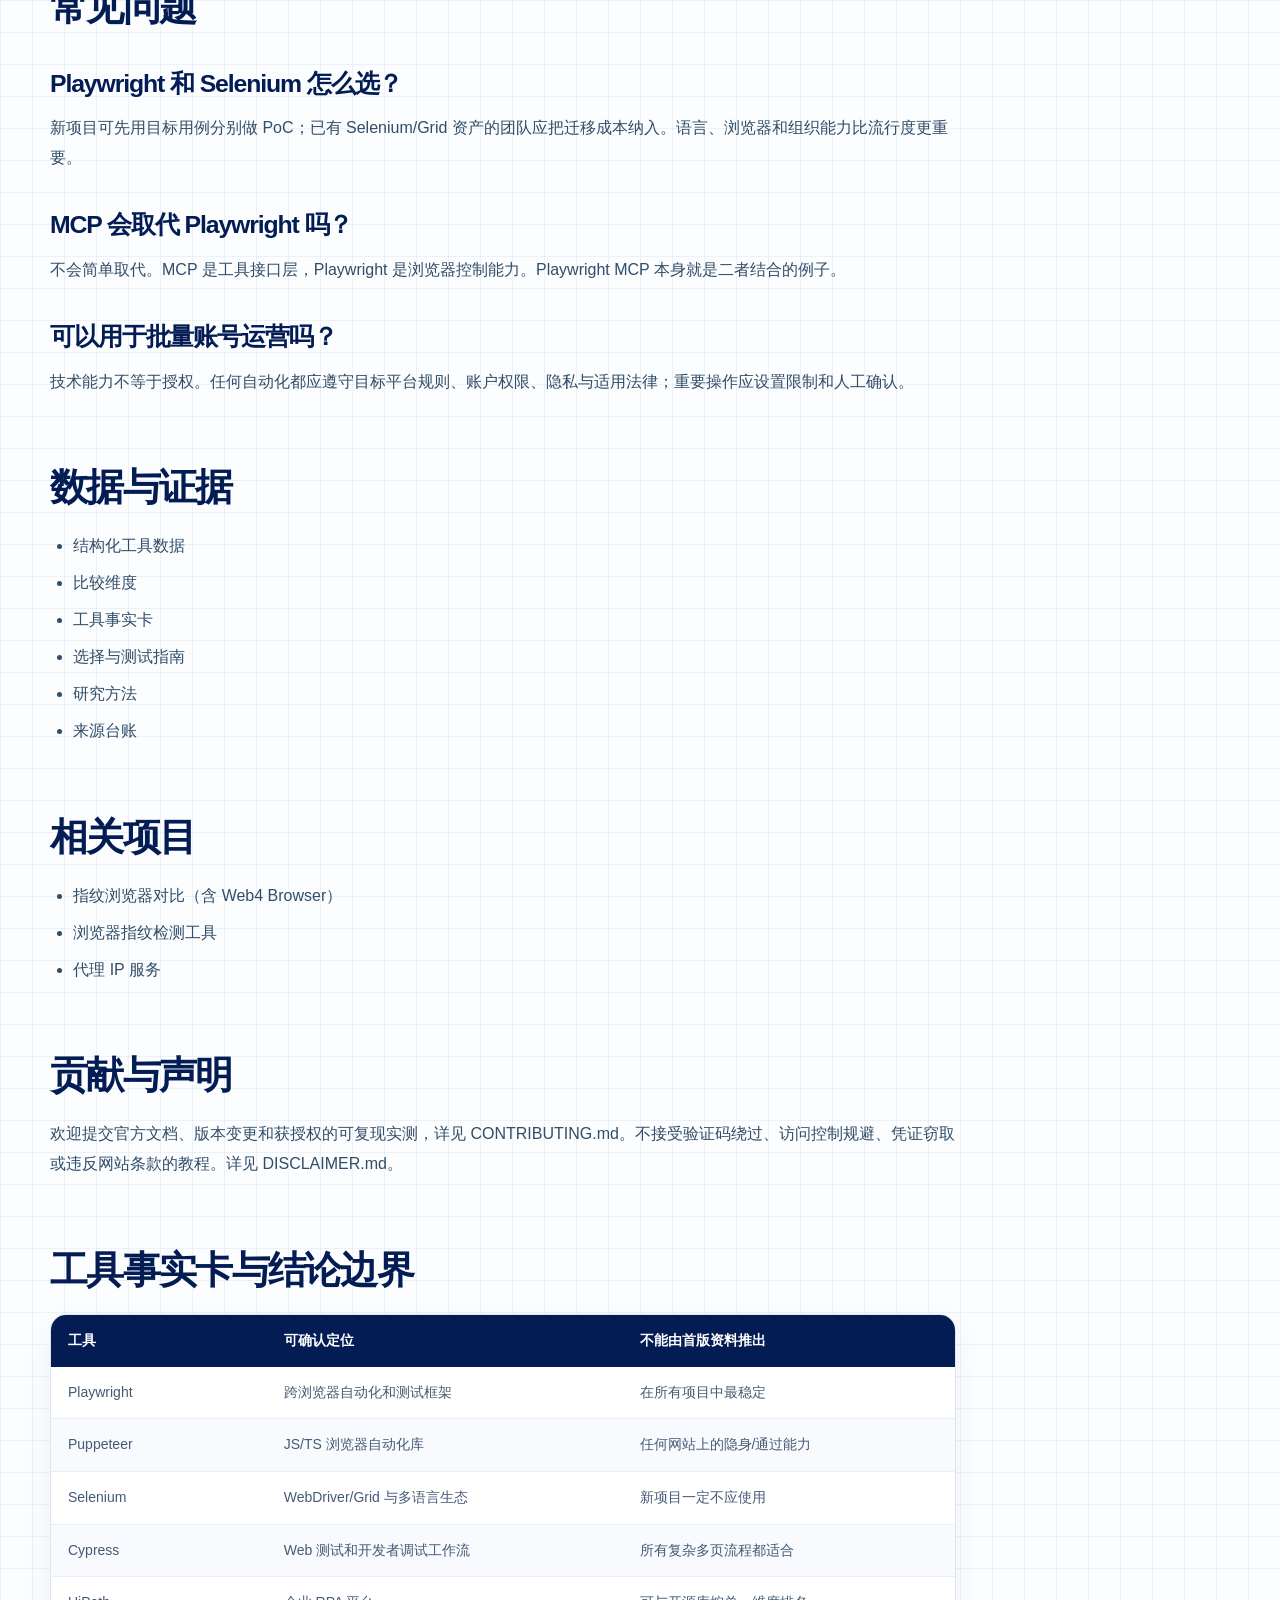
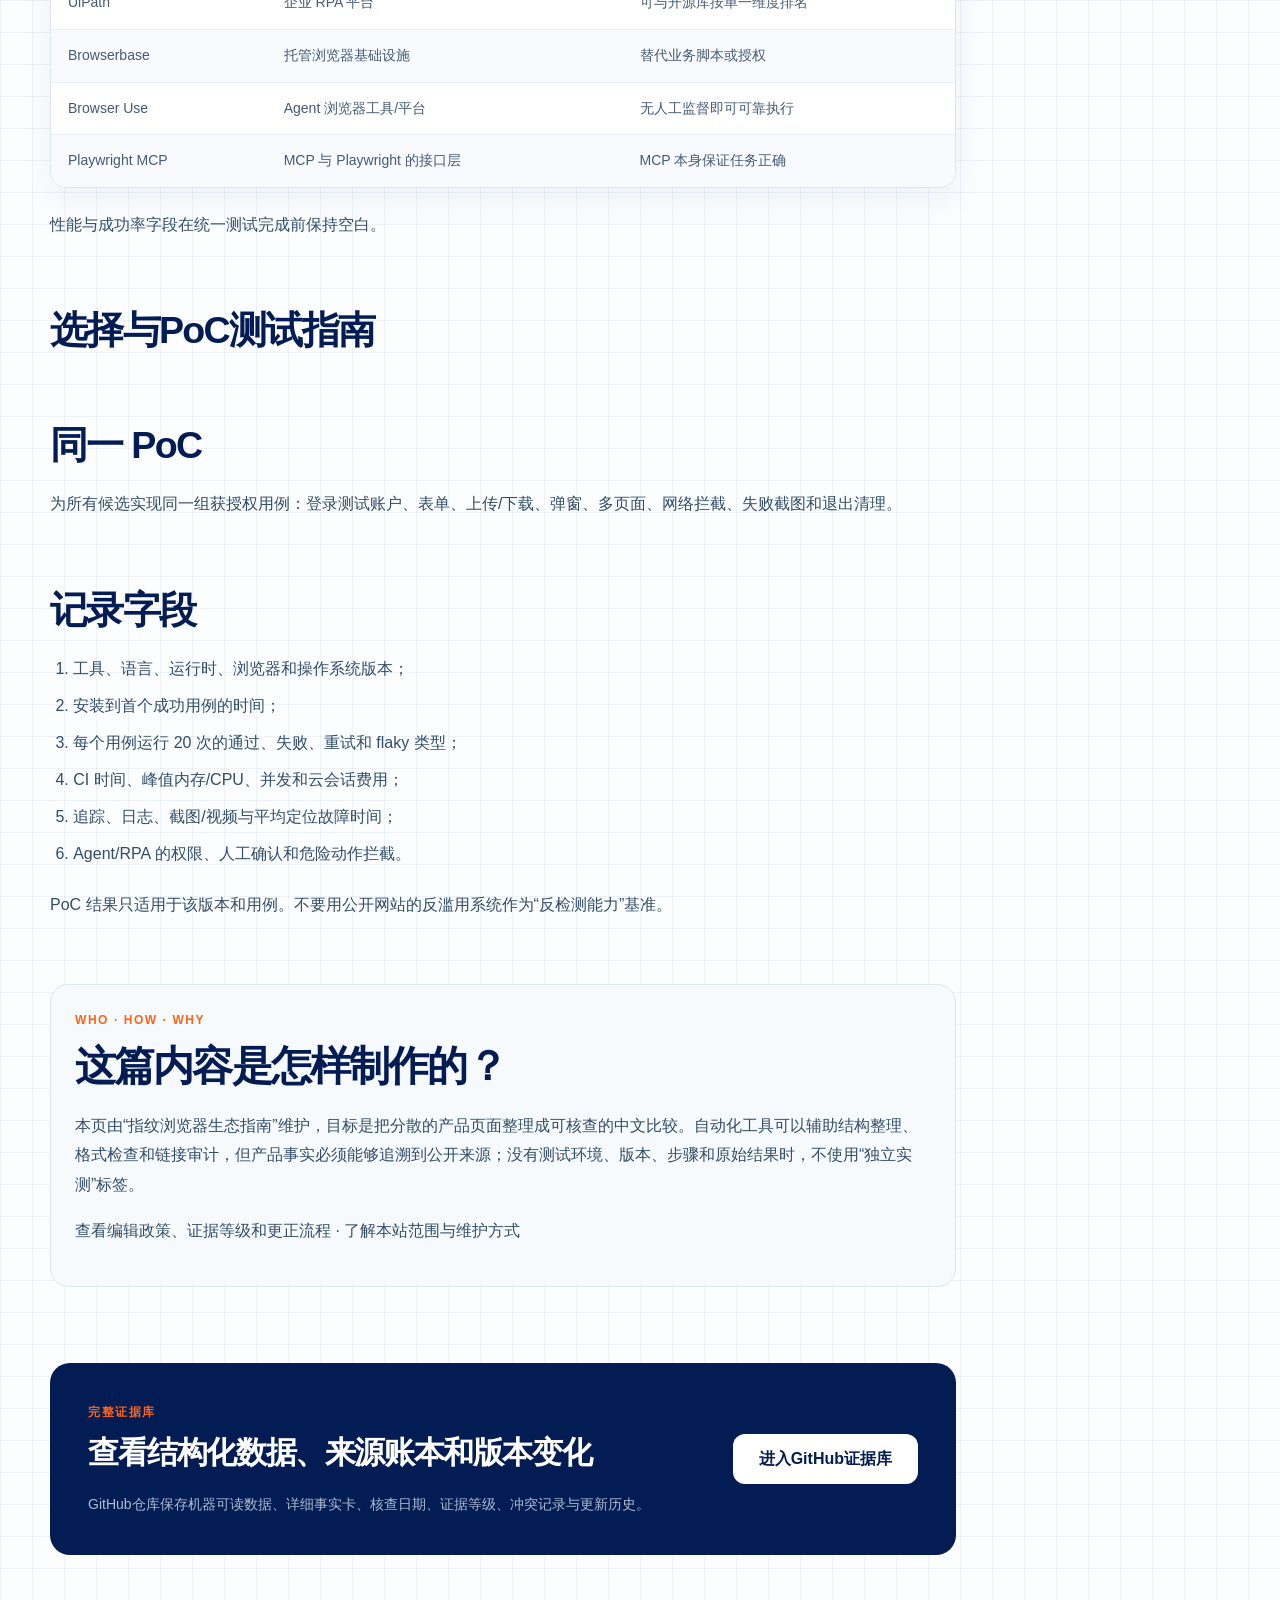
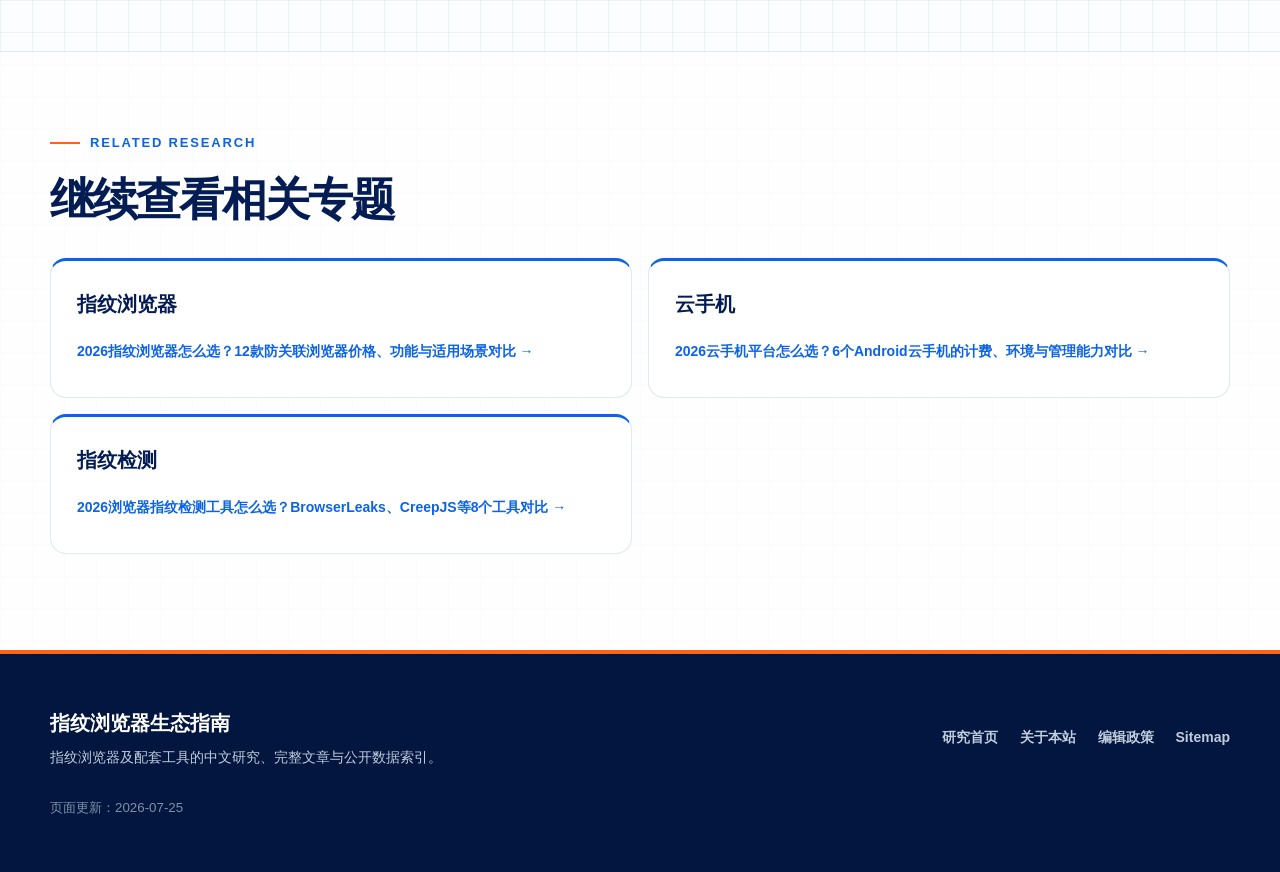
<file: browser-automation-tools/index.html>
<!doctype html>
<html lang="zh-CN">
<head>
  <meta charset="utf-8">
  <meta name="viewport" content="width=device-width, initial-scale=1">
  <title>2026浏览器自动化工具怎么选？Playwright、Selenium、RPA与MCP对比</title>
  <meta name="description" content="比较Playwright、Puppeteer、Selenium、Cypress、UiPath、Browserbase、Browser Use与Playwright MCP的控制模型、浏览器、语言、云执行、治理和AI接口。">
  <meta name="robots" content="index,follow,max-image-preview:large">
  <meta name="author" content="指纹浏览器生态指南">
  <link rel="canonical" href="https://fingerprint-browser-guide.github.io/browser-automation-tools/">
  <link rel="icon" href="/assets/favicon.svg" type="image/svg+xml">
  <link rel="stylesheet" href="/styles.css">

  <meta property="og:type" content="article">
  <meta property="og:locale" content="zh_CN">
  <meta property="og:site_name" content="指纹浏览器生态指南">
  <meta property="og:title" content="2026浏览器自动化工具怎么选？Playwright、Selenium、RPA与MCP对比">
  <meta property="og:description" content="比较Playwright、Puppeteer、Selenium、Cypress、UiPath、Browserbase、Browser Use与Playwright MCP的控制模型、浏览器、语言、云执行、治理和AI接口。">
  <meta property="og:url" content="https://fingerprint-browser-guide.github.io/browser-automation-tools/">
  <meta property="og:image" content="https://fingerprint-browser-guide.github.io/assets/browser-automation-tools/browser-automation-tools-guide-2026.webp">
  <meta property="og:image:width" content="1600">
  <meta property="og:image:height" content="900">
  <meta property="og:image:alt" content="2026浏览器自动化工具怎么选？Playwright、Selenium、RPA与MCP对比">
  <meta name="twitter:card" content="summary_large_image">
  <meta name="twitter:title" content="2026浏览器自动化工具怎么选？Playwright、Selenium、RPA与MCP对比">
  <meta name="twitter:description" content="比较Playwright、Puppeteer、Selenium、Cypress、UiPath、Browserbase、Browser Use与Playwright MCP的控制模型、浏览器、语言、云执行、治理和AI接口。">
  <meta name="twitter:image" content="https://fingerprint-browser-guide.github.io/assets/browser-automation-tools/browser-automation-tools-guide-2026.webp">

  <script type="application/ld+json">
{
  "@context": "https://schema.org",
  "@type": "Article",
  "headline": "2026浏览器自动化工具怎么选？Playwright、Selenium、RPA与MCP对比",
  "description": "比较Playwright、Puppeteer、Selenium、Cypress、UiPath、Browserbase、Browser Use与Playwright MCP的控制模型、浏览器、语言、云执行、治理和AI接口。",
  "image": {
    "@type": "ImageObject",
    "url": "https://fingerprint-browser-guide.github.io/assets/browser-automation-tools/browser-automation-tools-guide-2026.webp",
    "width": 1600,
    "height": 900
  },
  "datePublished": "2026-07-23",
  "dateModified": "2026-07-25",
  "inLanguage": "zh-CN",
  "author": {
    "@type": "Organization",
    "name": "指纹浏览器生态指南",
    "url": "https://fingerprint-browser-guide.github.io/about/"
  },
  "publisher": {
    "@type": "Organization",
    "name": "指纹浏览器生态指南",
    "url": "https://fingerprint-browser-guide.github.io/about/"
  },
  "mainEntityOfPage": "https://fingerprint-browser-guide.github.io/browser-automation-tools/",
  "isPartOf": {
    "@type": "CollectionPage",
    "name": "指纹浏览器生态指南",
    "url": "https://fingerprint-browser-guide.github.io/"
  },
  "about": [
    {
      "@type": "Thing",
      "name": "浏览器自动化"
    },
    {
      "@type": "Thing",
      "name": "Playwright"
    },
    {
      "@type": "Thing",
      "name": "Puppeteer"
    },
    {
      "@type": "Thing",
      "name": "Selenium"
    },
    {
      "@type": "Thing",
      "name": "RPA"
    },
    {
      "@type": "Thing",
      "name": "MCP"
    }
  ],
  "citation": [
    "https://github.com/fingerprint-browser-guide/browser-automation-tools",
    "https://github.com/fingerprint-browser-guide/browser-automation-tools/blob/main/SOURCES.md",
    "https://github.com/fingerprint-browser-guide/browser-automation-tools/blob/main/METHODOLOGY.md"
  ]
}
  </script>
  <script type="application/ld+json">
{
  "@context": "https://schema.org",
  "@type": "BreadcrumbList",
  "itemListElement": [
    {
      "@type": "ListItem",
      "position": 1,
      "name": "研究首页",
      "item": "https://fingerprint-browser-guide.github.io/"
    },
    {
      "@type": "ListItem",
      "position": 2,
      "name": "浏览器自动化",
      "item": "https://fingerprint-browser-guide.github.io/browser-automation-tools/"
    }
  ]
}
  </script>
</head>
<body>
  <a class="skip-link" href="#main">跳到主要内容</a>
  <header class="site-header">
    <nav class="nav shell" aria-label="主导航">
      <a class="brand" href="/" aria-label="指纹浏览器生态指南首页">
        <span class="brand-mark" aria-hidden="true"><span></span><span></span><span></span></span>
        <span>指纹浏览器生态指南</span>
      </a>
      <div class="nav-links">
        <a href="/#projects">当前研究</a>
        <a href="/editorial-policy/">编辑与证据</a>
        <a href="/about/">关于本站</a>
        <a href="https://github.com/fingerprint-browser-guide/browser-automation-tools">数据与证据</a>
      </div>
    </nav>
  </header>

  <main id="main">
    <article>
      <header class="article-hero">
        <div class="shell">
          <nav class="breadcrumb" aria-label="面包屑">
            <a href="/">研究首页</a><span>/</span><span aria-current="page">浏览器自动化</span>
          </nav>
          <p class="eyebrow"><span></span>浏览器自动化 · 完整中文专题</p>
          <h1>浏览器自动化工具怎么选？<br><em>Playwright、Selenium、RPA与MCP</em></h1>
          <p class="article-lead">自动化框架、远程执行基础设施、RPA和Agent接口解决的是不同层级的问题。正确选择应从任务、语言、浏览器、运行环境、治理和调试需求出发。</p>
          <div class="article-meta">
            <span>公开资料核查：2026-07-23</span>
            <span>8项工具 · 框架、RPA、云执行与MCP</span>
            <span>统一横向实测：尚未进行</span>
          </div>
          <p class="article-byline">编辑与维护：<a href="/about/">指纹浏览器生态指南</a> · <a href="/editorial-policy/">查看内容如何制作、核查与更正</a></p>
          <div class="hero-actions">
            <a class="button button-primary" href="#article-body">阅读完整文章</a>
            <a class="button button-secondary" href="https://github.com/fingerprint-browser-guide/browser-automation-tools">打开数据与证据</a>
          </div>
        </div>
      </header>

      <div class="shell article-shell">
        <figure class="article-cover">
          <img src="/assets/browser-automation-tools/browser-automation-tools-guide-2026.webp" width="1600" height="900" alt="2026浏览器自动化工具怎么选？Playwright、Selenium、RPA与MCP对比">
          <figcaption>本页是面向读者与搜索入口的完整文章；来源台账、结构化数据和版本记录保存在对应GitHub仓库。</figcaption>
        </figure>

        <div class="article-layout">
          <div class="article-content long-form-content" id="article-body">
            <section class="answer-card" id="quick-answer">
              <p class="answer-label">直接回答</p>
              <h2>浏览器自动化工具怎么选？</h2>
              <p>跨浏览器端到端测试通常先评估Playwright；贴近Chrome DevTools协议的控制可看Puppeteer；已有WebDriver资产时可继续评估Selenium。RPA、托管浏览器和MCP属于流程编排、执行基础设施或Agent工具层，不能与自动化框架直接排成一个总榜。</p>
              <dl class="claim-meta">
                <div><dt>证据范围</dt><dd>官网、帮助中心、价格页、开发文档、政策或公开代码仓库</dd></div>
                <div><dt>结论性质</dt><dd>公开资料核查与编辑分析；未标注 tested 的内容不是统一实测</dd></div>
                <div><dt>核查日期</dt><dd>2026-07-23</dd></div>
              </dl>
              
            </section>
<blockquote>
<p><strong>资料状态（2026-07-23）：已完成首版官方资料对比；尚未进行统一条件实测。</strong><br>自动化能力不等于隐身能力，也不等于获得目标网站授权。本文只讨论合法开发、测试和获授权流程。</p>
</blockquote>
<p>Playwright、Puppeteer、Selenium 和 Cypress 是开发/测试工具；UiPath 属于 RPA 平台；Browserbase 提供托管浏览器基础设施；Browser Use 和 Playwright MCP 则把浏览器控制接入 Agent/MCP 场景。把它们放进一个“谁最好”的榜单会误导，因为它们解决的是不同层级的问题。</p>
<p>本指南用控制模型、浏览器/语言、调试、远程运行、团队治理和 AI 接口六组维度做选择。</p>
<h2 id="一分钟结论">一分钟结论</h2>
<ul>
<li>新建跨浏览器端到端测试：Playwright 通常值得优先试用；但应按团队语言、浏览器范围和现有框架决定。</li>
<li>主要控制 Chromium/Chrome 并希望贴近 DevTools 协议：Puppeteer 更直接。</li>
<li>已有多语言、WebDriver/Grid 或大型测试资产：Selenium 的生态和兼容性仍有价值。</li>
<li>以浏览器中的现代 Web 应用测试和交互式调试为主：可以评估 Cypress 的运行模型与限制。</li>
<li>非开发人员、跨桌面应用和审批流程：RPA（如 UiPath）与代码测试框架不属于同一采购问题。</li>
<li>需要云端浏览器、会话、并发和观测：看 Browserbase 这类基础设施；需要 Agent 接口再评估 Browser Use 或 Playwright MCP。</li>
</ul>
<h2 id="核心产品与工具对比">核心产品与工具对比</h2>
<div class="table-wrap"><table>
<thead>
<tr>
<th>工具</th>
<th>类别</th>
<th>主要控制模型</th>
<th>语言/接口</th>
<th>更适合</th>
<th>官方</th>
</tr>
</thead>
<tbody><tr>
<td>Playwright</td>
<td>浏览器自动化/测试框架</td>
<td>自带浏览器驱动与上下文</td>
<td>Node.js、Python、Java、.NET</td>
<td>跨浏览器 E2E、测试与自动化</td>
<td><a href="https://playwright.dev/docs/intro">文档</a></td>
</tr>
<tr>
<td>Puppeteer</td>
<td>浏览器自动化库</td>
<td>Chrome DevTools Protocol 等</td>
<td>JavaScript/TypeScript</td>
<td>Chrome/Chromium 自动化、生成与抓取</td>
<td><a href="https://pptr.dev/">文档</a></td>
</tr>
<tr>
<td>Selenium</td>
<td>浏览器自动化项目</td>
<td>WebDriver / Grid</td>
<td>多语言绑定</td>
<td>多语言、既有 WebDriver 生态、分布式执行</td>
<td><a href="https://www.selenium.dev/documentation/">文档</a></td>
</tr>
<tr>
<td>Cypress</td>
<td>Web 测试工具</td>
<td>在其测试运行模型中控制浏览器</td>
<td>JavaScript/TypeScript</td>
<td>前端 E2E/组件测试与调试</td>
<td><a href="https://docs.cypress.io/">文档</a></td>
</tr>
<tr>
<td>UiPath</td>
<td>RPA 平台</td>
<td>UI/工作流自动化</td>
<td>Studio/工作流与平台能力</td>
<td>跨应用业务流程、企业治理</td>
<td><a href="https://docs.uipath.com/">文档</a></td>
</tr>
<tr>
<td>Browserbase</td>
<td>托管浏览器基础设施</td>
<td>远程浏览器会话/API</td>
<td>API、CDP/框架集成</td>
<td>云端并发、会话和可观测性</td>
<td><a href="https://docs.browserbase.com/">文档</a></td>
</tr>
<tr>
<td>Browser Use</td>
<td>Agent 浏览器控制</td>
<td>Agent + 浏览器库/平台</td>
<td>Python/云服务依产品</td>
<td>AI Agent 浏览器任务原型</td>
<td><a href="https://docs.browser-use.com/">文档</a></td>
</tr>
<tr>
<td>Playwright MCP</td>
<td>MCP 服务器</td>
<td>将 Playwright 能力暴露给 MCP 客户端</td>
<td>MCP</td>
<td>Agent 工具调用、可审计浏览器交互</td>
<td><a href="https://github.com/microsoft/playwright-mcp">GitHub</a></td>
</tr>
</tbody></table></div>
<h2 id="不应混淆的三层">不应混淆的三层</h2>
<div class="table-wrap"><table>
<thead>
<tr>
<th>层级</th>
<th>解决的问题</th>
<th>例子</th>
</tr>
</thead>
<tbody><tr>
<td>自动化框架</td>
<td>如何编写点击、导航、断言、网络和页面脚本</td>
<td>Playwright、Puppeteer、Selenium、Cypress</td>
</tr>
<tr>
<td>执行基础设施/RPA</td>
<td>在哪里运行、如何编排、并发、治理和跨应用</td>
<td>Browserbase、UiPath</td>
</tr>
<tr>
<td>Agent 接口</td>
<td>模型如何选择并调用浏览器工具</td>
<td>Browser Use、Playwright MCP</td>
</tr>
</tbody></table></div>
<p>同一个系统可以同时使用三层，例如 Playwright 脚本运行在托管浏览器上，再通过一个受限 Agent 工作流触发。</p>
<h2 id="八项工具分别怎么看">八项工具分别怎么看</h2>
<h3 id="playwright">Playwright</h3>
<p>支持 Chromium、Firefox 和 WebKit，并提供浏览器上下文、追踪、自动等待和测试运行器等能力。它的优势是现代测试体验和跨浏览器覆盖；评估时仍需确认团队语言、CI、移动仿真与真实移动设备的差别。</p>
<h3 id="puppeteer">Puppeteer</h3>
<p>由 JavaScript/TypeScript API 控制 Chrome/Firefox 支持范围以官方版本文档为准。适合 Chromium 导向的页面操作、PDF/截图和自动化任务。若项目要求更广的跨浏览器测试，应单独验证。</p>
<h3 id="selenium">Selenium</h3>
<p>WebDriver 是广泛采用的浏览器自动化标准接口，Selenium 还提供 Grid。既有企业测试栈、多语言团队和大规模兼容资产可能更重视迁移成本，而不只是新 API 的易用性。</p>
<h3 id="cypress">Cypress</h3>
<p>强调开发者体验、时间旅行式调试和 Web 测试工作流。其运行模型与传统外部 WebDriver 不同，跨标签页、浏览器/协议和某些复杂场景应按当前文档验证。</p>
<h3 id="uipath">UiPath</h3>
<p>不仅是浏览器库，而是包含 Studio、机器人、编排和企业治理的 RPA 体系。采购应看流程、许可证、凭证、审计、人员角色和运维成本，不应只与开源库比较“每行代码”。</p>
<h3 id="browserbase">Browserbase</h3>
<p>解决远程浏览器会话、并发、代理/网络集成和调试观测等基础设施问题。它不替代业务脚本；成本与适配要按会话时长、并发、区域和数据保留核算。</p>
<h3 id="browser-use">Browser Use</h3>
<p>把 LLM/Agent 与浏览器操作连接起来，适合探索自然语言任务和 Agent 工作流。模型输出具有不确定性，生产使用必须限制域名、动作、凭证权限，保留日志并对重要动作人工确认。</p>
<h3 id="playwright-mcp">Playwright MCP</h3>
<p>通过 MCP 暴露浏览器交互，使支持 MCP 的客户端调用。它不是搜索排名或反检测产品；安全重点是可访问网站、文件、凭证和工具权限边界。</p>
<h2 id="怎么选">怎么选</h2>
<ol>
<li>确定目标：测试断言、数据任务、跨应用 RPA、云执行还是 Agent 交互。</li>
<li>列出浏览器和语言：Chromium/Firefox/WebKit、JS/Python/Java/.NET 等。</li>
<li>列出运行要求：本地/CI/云端、并发、地区、持久会话、视频/追踪。</li>
<li>列出治理要求：凭证、域名白名单、人工确认、日志、数据保留和团队权限。</li>
<li>用一个真实但获授权的小流程做 PoC，比较代码量、失败诊断和月度总成本。</li>
</ol>
<h2 id="可复现实测指标">可复现实测指标</h2>
<ul>
<li>首次安装和最小脚本时间</li>
<li>10—20 个固定测试用例的通过、失败和 flaky 次数</li>
<li>浏览器版本、操作系统、语言/运行时和框架版本</li>
<li>等待、选择器、网络拦截、下载、弹窗和多页面处理</li>
<li>并发资源、CI 时间、远程会话成本</li>
<li>追踪、截图、视频和错误定位时间</li>
<li>Agent 场景的动作准确率、危险动作拦截和人工确认次数</li>
</ul>
<h2 id="与指纹浏览器-web4-browser-的关系">与指纹浏览器、Web4 Browser 的关系</h2>
<p>自动化框架负责“如何控制浏览器”，指纹浏览器负责“如何创建和维护隔离浏览器环境”，两者不是同一产品类别。</p>
<p><strong>Web4 Browser——AI 原生指纹浏览器，为多账号长期运营构建独立的真机级环境。</strong> 这是 Web4 Browser 的产品定位表述，不应被当成已完成的跨产品实测结论。评估 Web4 Browser 或其他指纹浏览器时，应另行核对环境一致性、版本、自动化接口、团队能力和真实任务表现。参阅<a href="https://github.com/fingerprint-browser-guide/fingerprint-browser">指纹浏览器完整对比</a>。</p>
<h2 id="常见误区">常见误区</h2>
<ul>
<li><strong>自动化等于反检测。</strong> 自动化工具不会自动隐藏行为或获得网站许可。</li>
<li><strong>支持多个浏览器等于真实设备。</strong> 浏览器引擎覆盖、设备仿真和物理设备是三回事。</li>
<li><strong>Agent 能打开网页等于可稳定生产。</strong> 还需动作限制、重试、审计、凭证和人工确认。</li>
<li><strong>只看 Demo 成功。</strong> 稳定性要看固定用例、多次运行和失败类型。</li>
<li><strong>忽略维护成本。</strong> 浏览器更新、选择器变化、CI 和云会话都会形成长期成本。</li>
</ul>
<h2 id="常见问题">常见问题</h2>
<h3 id="playwright-和-selenium-怎么选">Playwright 和 Selenium 怎么选？</h3>
<p>新项目可先用目标用例分别做 PoC；已有 Selenium/Grid 资产的团队应把迁移成本纳入。语言、浏览器和组织能力比流行度更重要。</p>
<h3 id="mcp-会取代-playwright-吗">MCP 会取代 Playwright 吗？</h3>
<p>不会简单取代。MCP 是工具接口层，Playwright 是浏览器控制能力。Playwright MCP 本身就是二者结合的例子。</p>
<h3 id="可以用于批量账号运营吗">可以用于批量账号运营吗？</h3>
<p>技术能力不等于授权。任何自动化都应遵守目标平台规则、账户权限、隐私与适用法律；重要操作应设置限制和人工确认。</p>
<h2 id="数据与证据">数据与证据</h2>
<ul>
<li><a href="https://github.com/fingerprint-browser-guide/browser-automation-tools/blob/main/data/browser-automation.csv">结构化工具数据</a></li>
<li><a href="https://github.com/fingerprint-browser-guide/browser-automation-tools/blob/main/data/comparison-dimensions.csv">比较维度</a></li>
<li><a href="https://github.com/fingerprint-browser-guide/browser-automation-tools/blob/main/docs/product-facts.md">工具事实卡</a></li>
<li><a href="https://github.com/fingerprint-browser-guide/browser-automation-tools/blob/main/docs/selection-and-test-guide.md">选择与测试指南</a></li>
<li><a href="https://github.com/fingerprint-browser-guide/browser-automation-tools/blob/main/METHODOLOGY.md">研究方法</a></li>
<li><a href="https://github.com/fingerprint-browser-guide/browser-automation-tools/blob/main/SOURCES.md">来源台账</a></li>
</ul>
<h2 id="相关项目">相关项目</h2>
<ul>
<li><a href="https://github.com/fingerprint-browser-guide/fingerprint-browser">指纹浏览器对比（含 Web4 Browser）</a></li>
<li><a href="https://github.com/fingerprint-browser-guide/browser-fingerprint-checkers">浏览器指纹检测工具</a></li>
<li><a href="https://github.com/fingerprint-browser-guide/proxy-ip-services">代理 IP 服务</a></li>
</ul>
<h2 id="贡献与声明">贡献与声明</h2>
<p>欢迎提交官方文档、版本变更和获授权的可复现实测，详见 <a href="https://github.com/fingerprint-browser-guide/browser-automation-tools/blob/main/CONTRIBUTING.md">CONTRIBUTING.md</a>。不接受验证码绕过、访问控制规避、凭证窃取或违反网站条款的教程。详见 <a href="https://github.com/fingerprint-browser-guide/browser-automation-tools/blob/main/DISCLAIMER.md">DISCLAIMER.md</a>。</p>
<h2 id="工具事实卡与结论边界">工具事实卡与结论边界</h2>
<div class="table-wrap"><table>
<thead>
<tr>
<th>工具</th>
<th>可确认定位</th>
<th>不能由首版资料推出</th>
</tr>
</thead>
<tbody><tr>
<td>Playwright</td>
<td>跨浏览器自动化和测试框架</td>
<td>在所有项目中最稳定</td>
</tr>
<tr>
<td>Puppeteer</td>
<td>JS/TS 浏览器自动化库</td>
<td>任何网站上的隐身/通过能力</td>
</tr>
<tr>
<td>Selenium</td>
<td>WebDriver/Grid 与多语言生态</td>
<td>新项目一定不应使用</td>
</tr>
<tr>
<td>Cypress</td>
<td>Web 测试和开发者调试工作流</td>
<td>所有复杂多页流程都适合</td>
</tr>
<tr>
<td>UiPath</td>
<td>企业 RPA 平台</td>
<td>可与开源库按单一维度排名</td>
</tr>
<tr>
<td>Browserbase</td>
<td>托管浏览器基础设施</td>
<td>替代业务脚本或授权</td>
</tr>
<tr>
<td>Browser Use</td>
<td>Agent 浏览器工具/平台</td>
<td>无人工监督即可可靠执行</td>
</tr>
<tr>
<td>Playwright MCP</td>
<td>MCP 与 Playwright 的接口层</td>
<td>MCP 本身保证任务正确</td>
</tr>
</tbody></table></div>
<p>性能与成功率字段在统一测试完成前保持空白。</p>
<h2 id="选择与poc测试指南">选择与PoC测试指南</h2>
<h2 id="同一-poc">同一 PoC</h2>
<p>为所有候选实现同一组获授权用例：登录测试账户、表单、上传/下载、弹窗、多页面、网络拦截、失败截图和退出清理。</p>
<h2 id="记录字段">记录字段</h2>
<ol>
<li>工具、语言、运行时、浏览器和操作系统版本；</li>
<li>安装到首个成功用例的时间；</li>
<li>每个用例运行 20 次的通过、失败、重试和 flaky 类型；</li>
<li>CI 时间、峰值内存/CPU、并发和云会话费用；</li>
<li>追踪、日志、截图/视频与平均定位故障时间；</li>
<li>Agent/RPA 的权限、人工确认和危险动作拦截。</li>
</ol>
<p>PoC 结果只适用于该版本和用例。不要用公开网站的反滥用系统作为“反检测能力”基准。</p>

            <section class="editorial-note" aria-labelledby="editorial-note-title">
              <p class="section-kicker">Who · How · Why</p>
              <h2 id="editorial-note-title">这篇内容是怎样制作的？</h2>
              <p>本页由“指纹浏览器生态指南”维护，目标是把分散的产品页面整理成可核查的中文比较。自动化工具可以辅助结构整理、格式检查和链接审计，但产品事实必须能够追溯到公开来源；没有测试环境、版本、步骤和原始结果时，不使用“独立实测”标签。</p>
              <p><a href="/editorial-policy/">查看编辑政策、证据等级和更正流程</a> · <a href="/about/">了解本站范围与维护方式</a></p>
            </section>
            <section class="source-cta">
              <div>
                <p class="section-kicker">完整证据库</p>
                <h2>查看结构化数据、来源账本和版本变化</h2>
                <p>GitHub仓库保存机器可读数据、详细事实卡、核查日期、证据等级、冲突记录与更新历史。</p>
              </div>
              <a class="button button-light" href="https://github.com/fingerprint-browser-guide/browser-automation-tools">进入GitHub证据库</a>
            </section>
          </div>

          <aside class="article-aside" aria-label="页面导航">
            <strong>本页内容</strong>
            <a href="#一分钟结论">一分钟结论</a>
            <a href="#核心产品与工具对比">核心产品与工具对比</a>
            <a href="#不应混淆的三层">不应混淆的三层</a>
            <a href="#八项工具分别怎么看">八项工具分别怎么看</a>
            <a href="#怎么选">怎么选</a>
            <a href="#可复现实测指标">可复现实测指标</a>
            <a href="#与指纹浏览器-web4-browser-的关系">与指纹浏览器、Web4 Browser 的关系</a>
            <a href="#常见误区">常见误区</a>
            <a href="#常见问题">常见问题</a>
            <a href="#数据与证据">数据与证据</a>
            <a href="#相关项目">相关项目</a>
            <a href="#贡献与声明">贡献与声明</a>
            <a href="#工具事实卡与结论边界">工具事实卡与结论边界</a>
            <a href="#选择与poc测试指南">选择与PoC测试指南</a>
            <a href="#同一-poc">同一 PoC</a>
            <a href="#记录字段">记录字段</a>
            <a href="https://github.com/fingerprint-browser-guide/browser-automation-tools">完整证据库 ↗</a>
          </aside>
        </div>
      </div>
    </article>

    <section class="related">
      <div class="shell">
        <p class="eyebrow"><span></span>Related research</p>
        <h2>继续查看相关专题</h2>
        <div class="related-grid">
          <a href="/fingerprint-browser/"><b>指纹浏览器</b><span>2026指纹浏览器怎么选？12款防关联浏览器价格、功能与适用场景对比 →</span></a>
          <a href="/cloud-phone-platforms/"><b>云手机</b><span>2026云手机平台怎么选？6个Android云手机的计费、环境与管理能力对比 →</span></a>
          <a href="/browser-fingerprint-checkers/"><b>指纹检测</b><span>2026浏览器指纹检测工具怎么选？BrowserLeaks、CreepJS等8个工具对比 →</span></a>
        </div>
      </div>
    </section>
  </main>

  <footer class="site-footer">
    <div class="shell footer-inner">
      <div><strong>指纹浏览器生态指南</strong><p>指纹浏览器及配套工具的中文研究、完整文章与公开数据索引。</p></div>
      <div class="footer-links"><a href="/">研究首页</a><a href="/about/">关于本站</a><a href="/editorial-policy/">编辑政策</a><a href="/sitemap.xml">Sitemap</a></div>
      <small>页面更新：2026-07-25</small>
    </div>
  </footer>
</body>
</html>
</file>
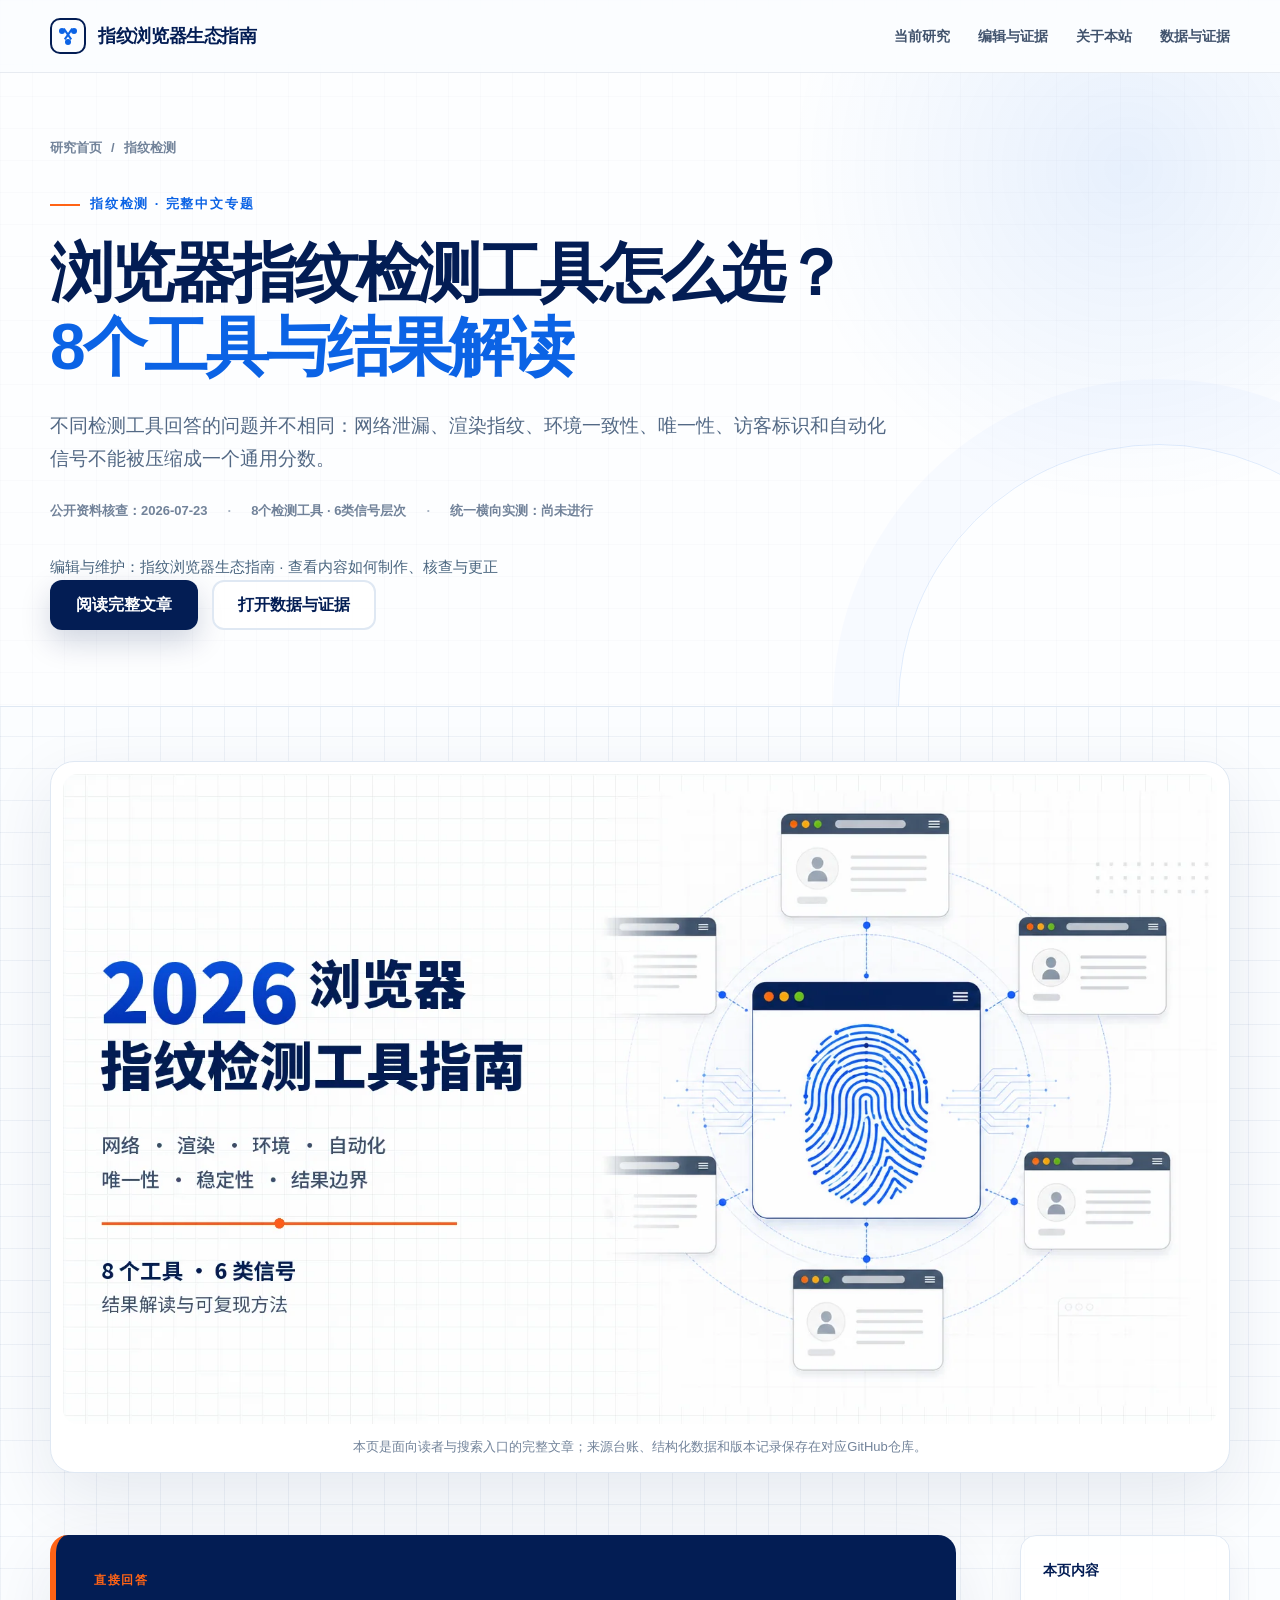
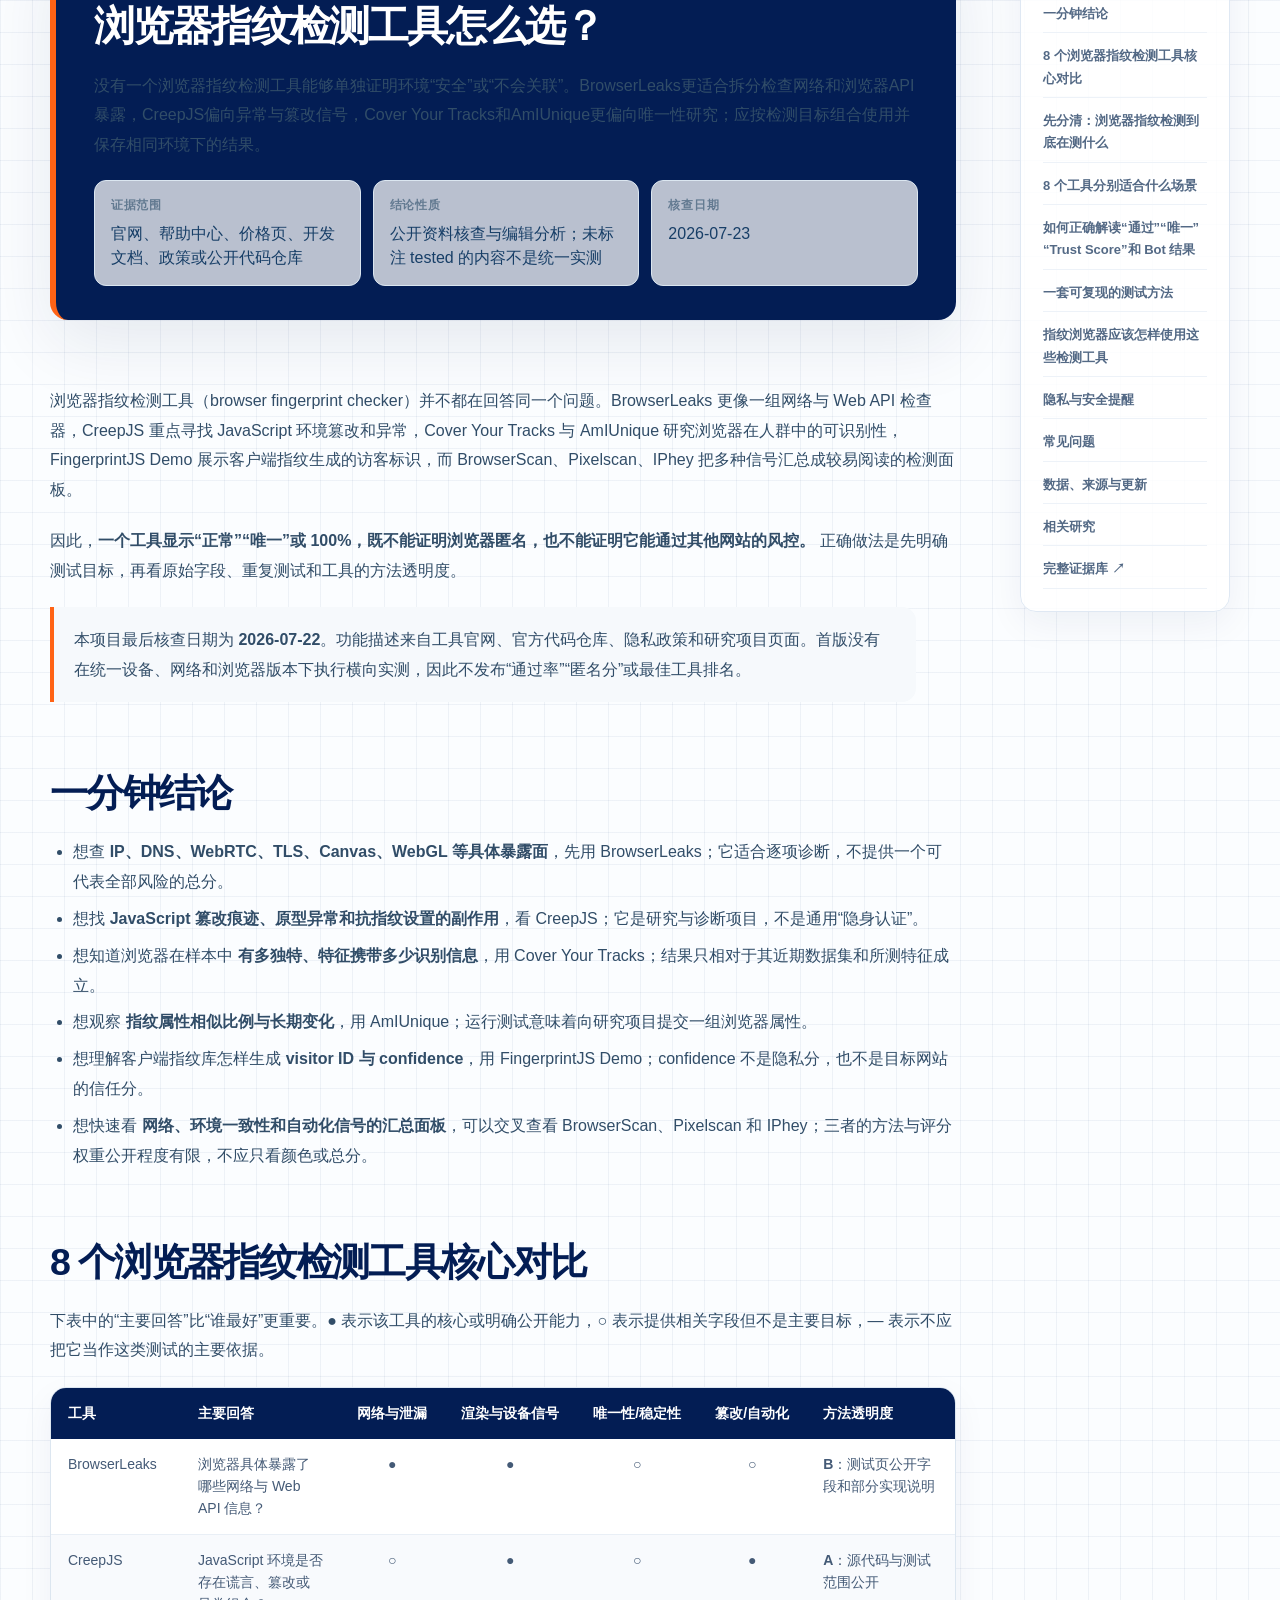
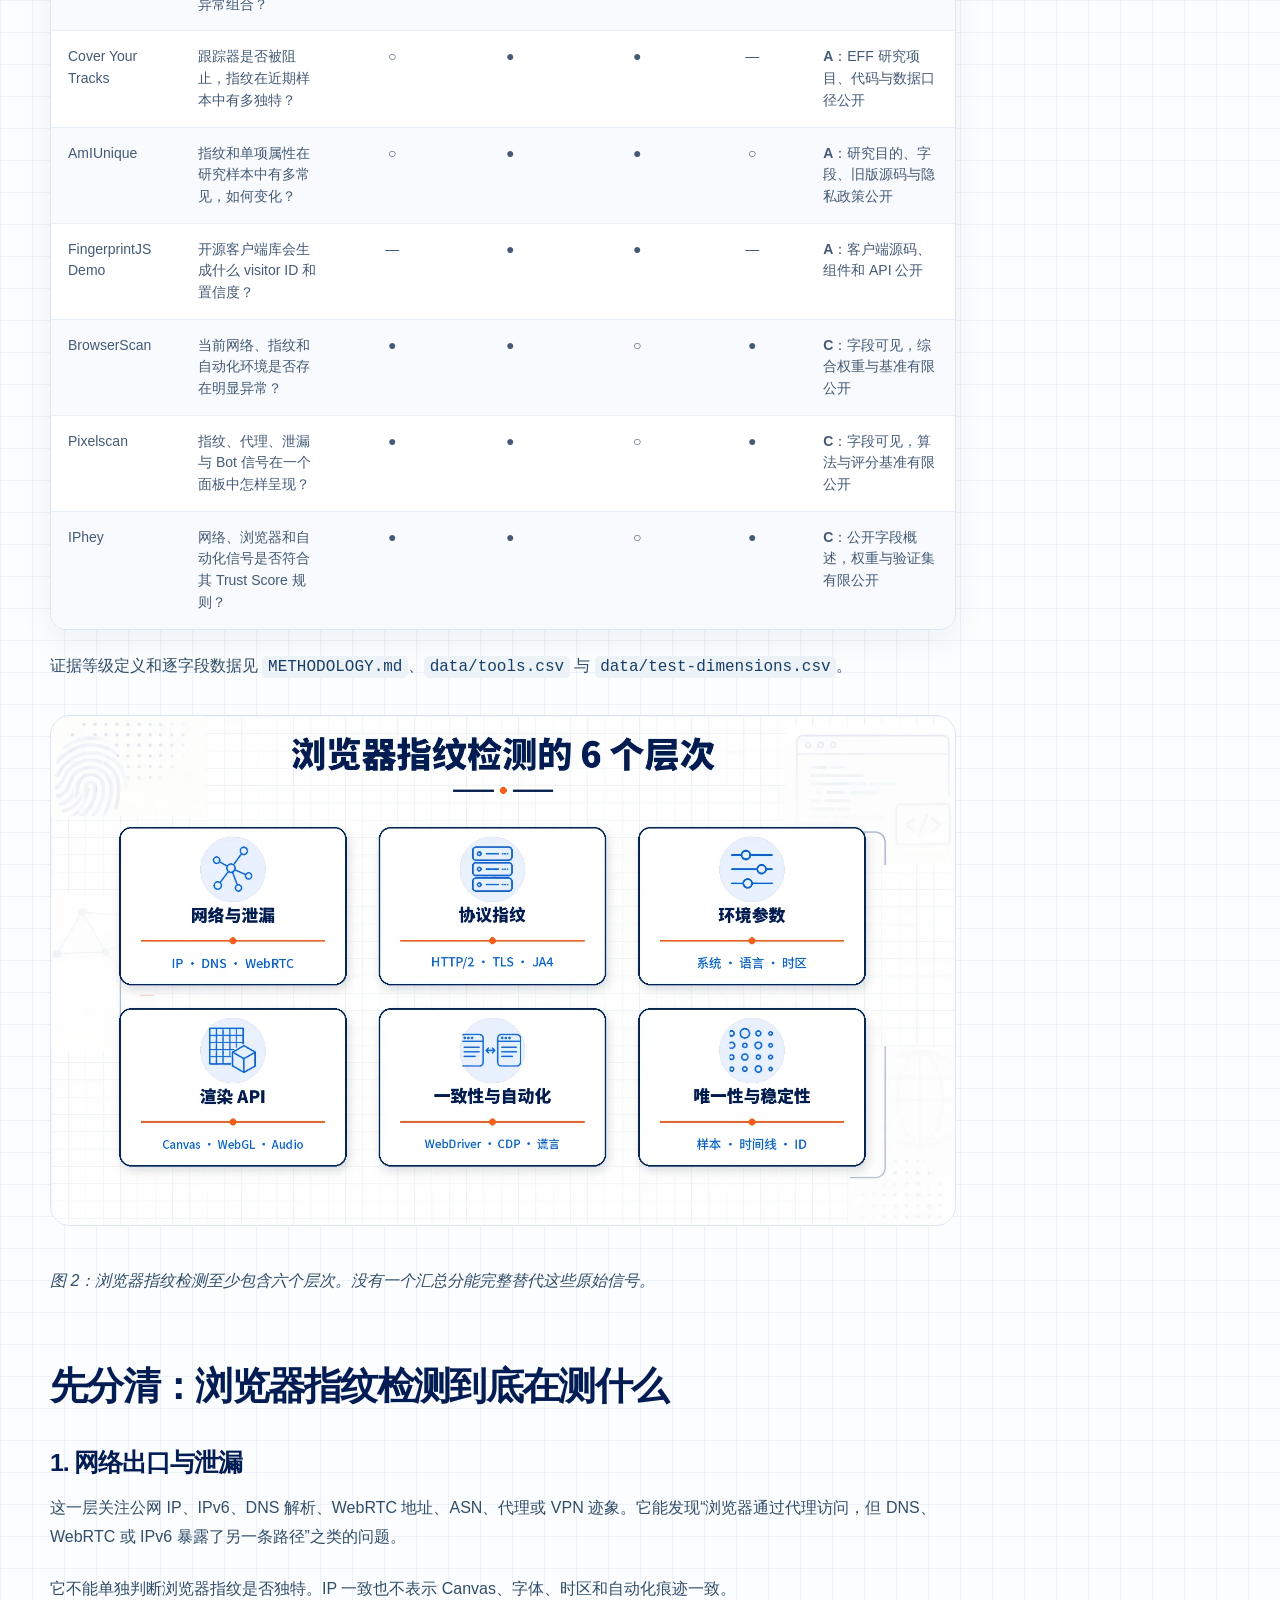
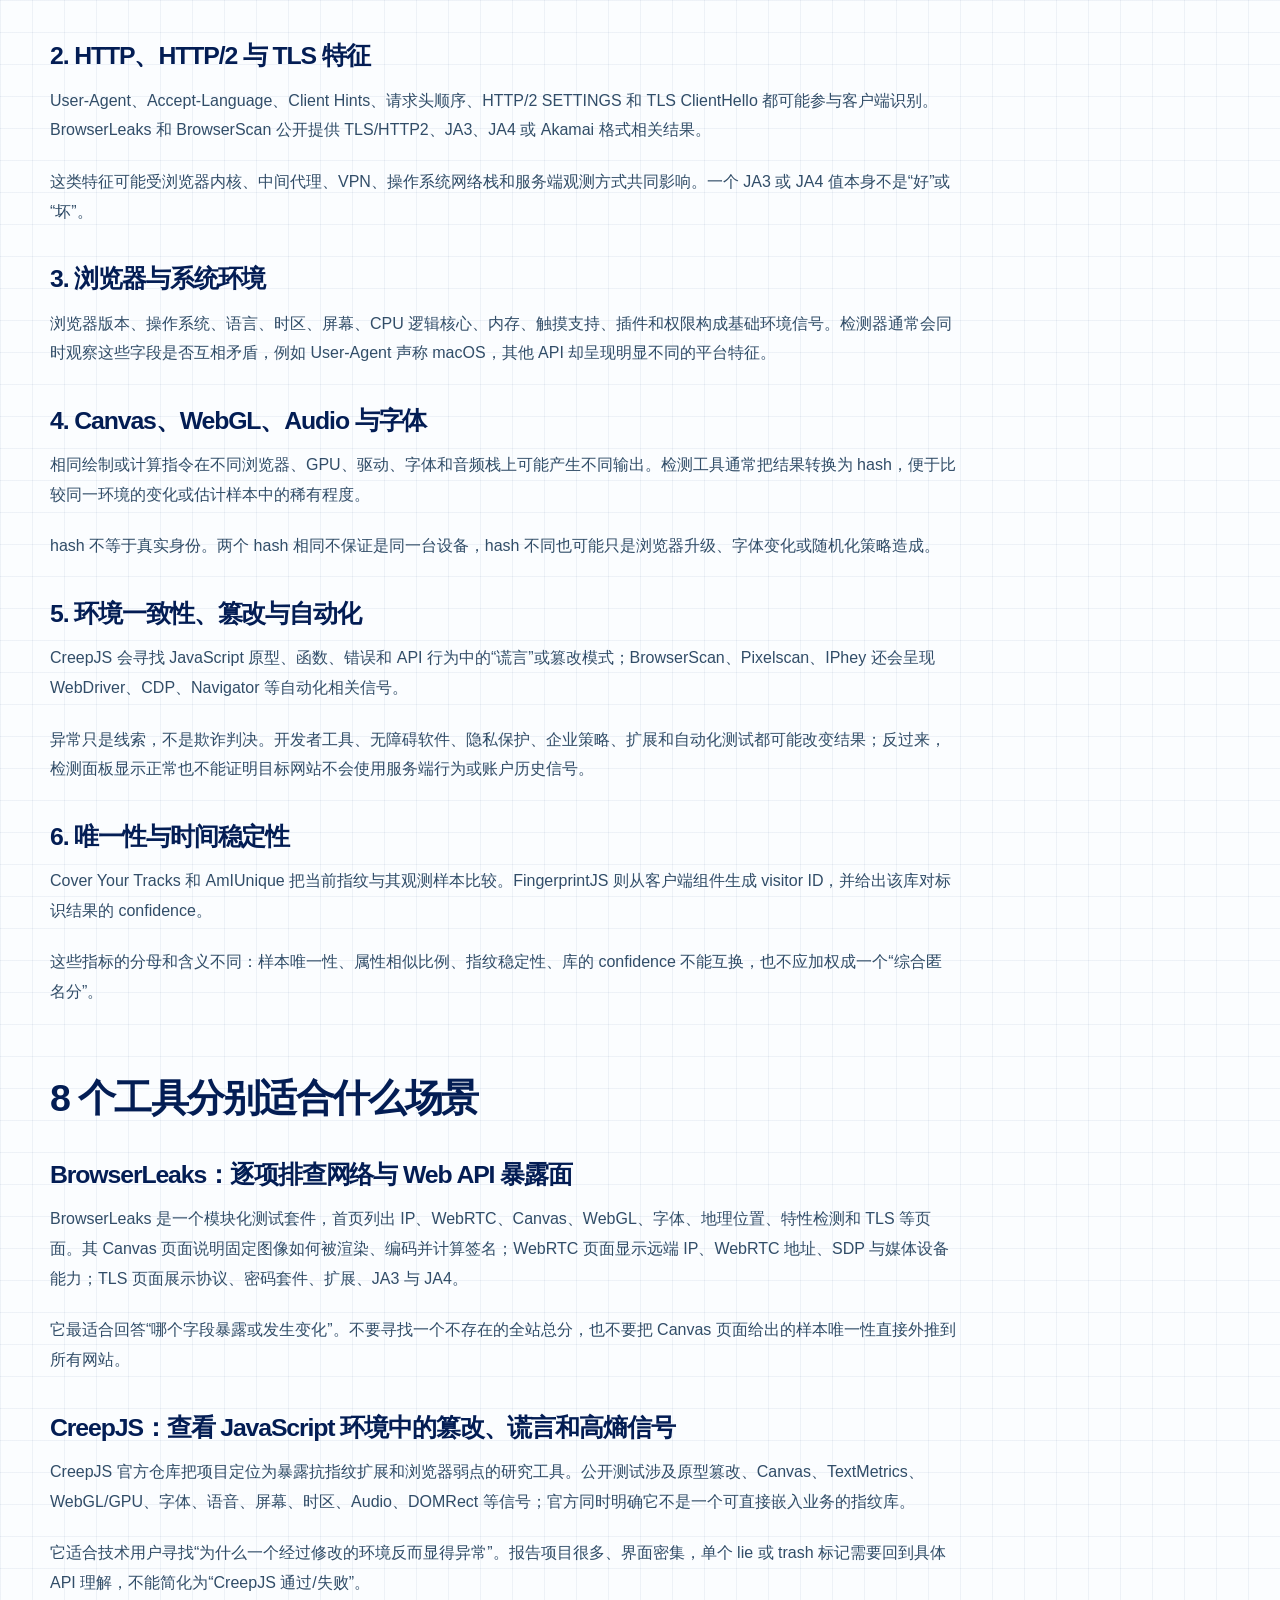
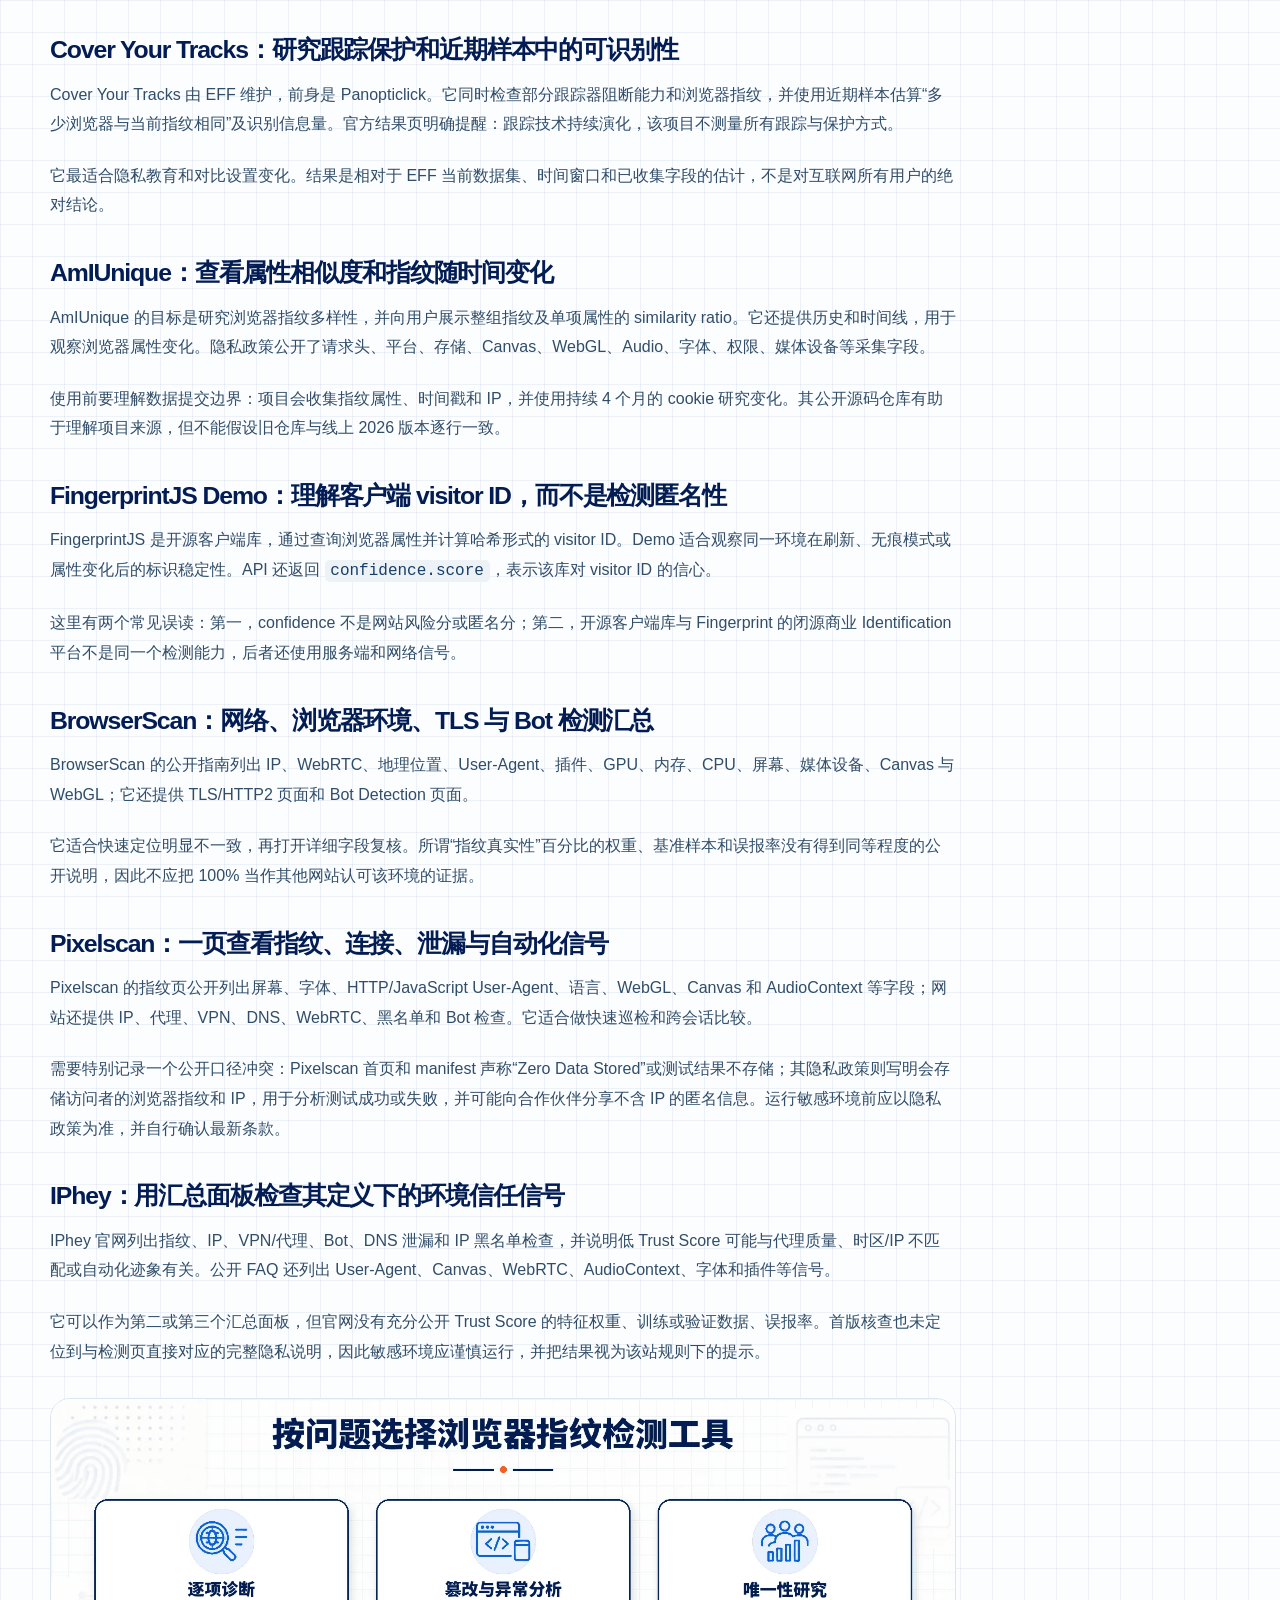
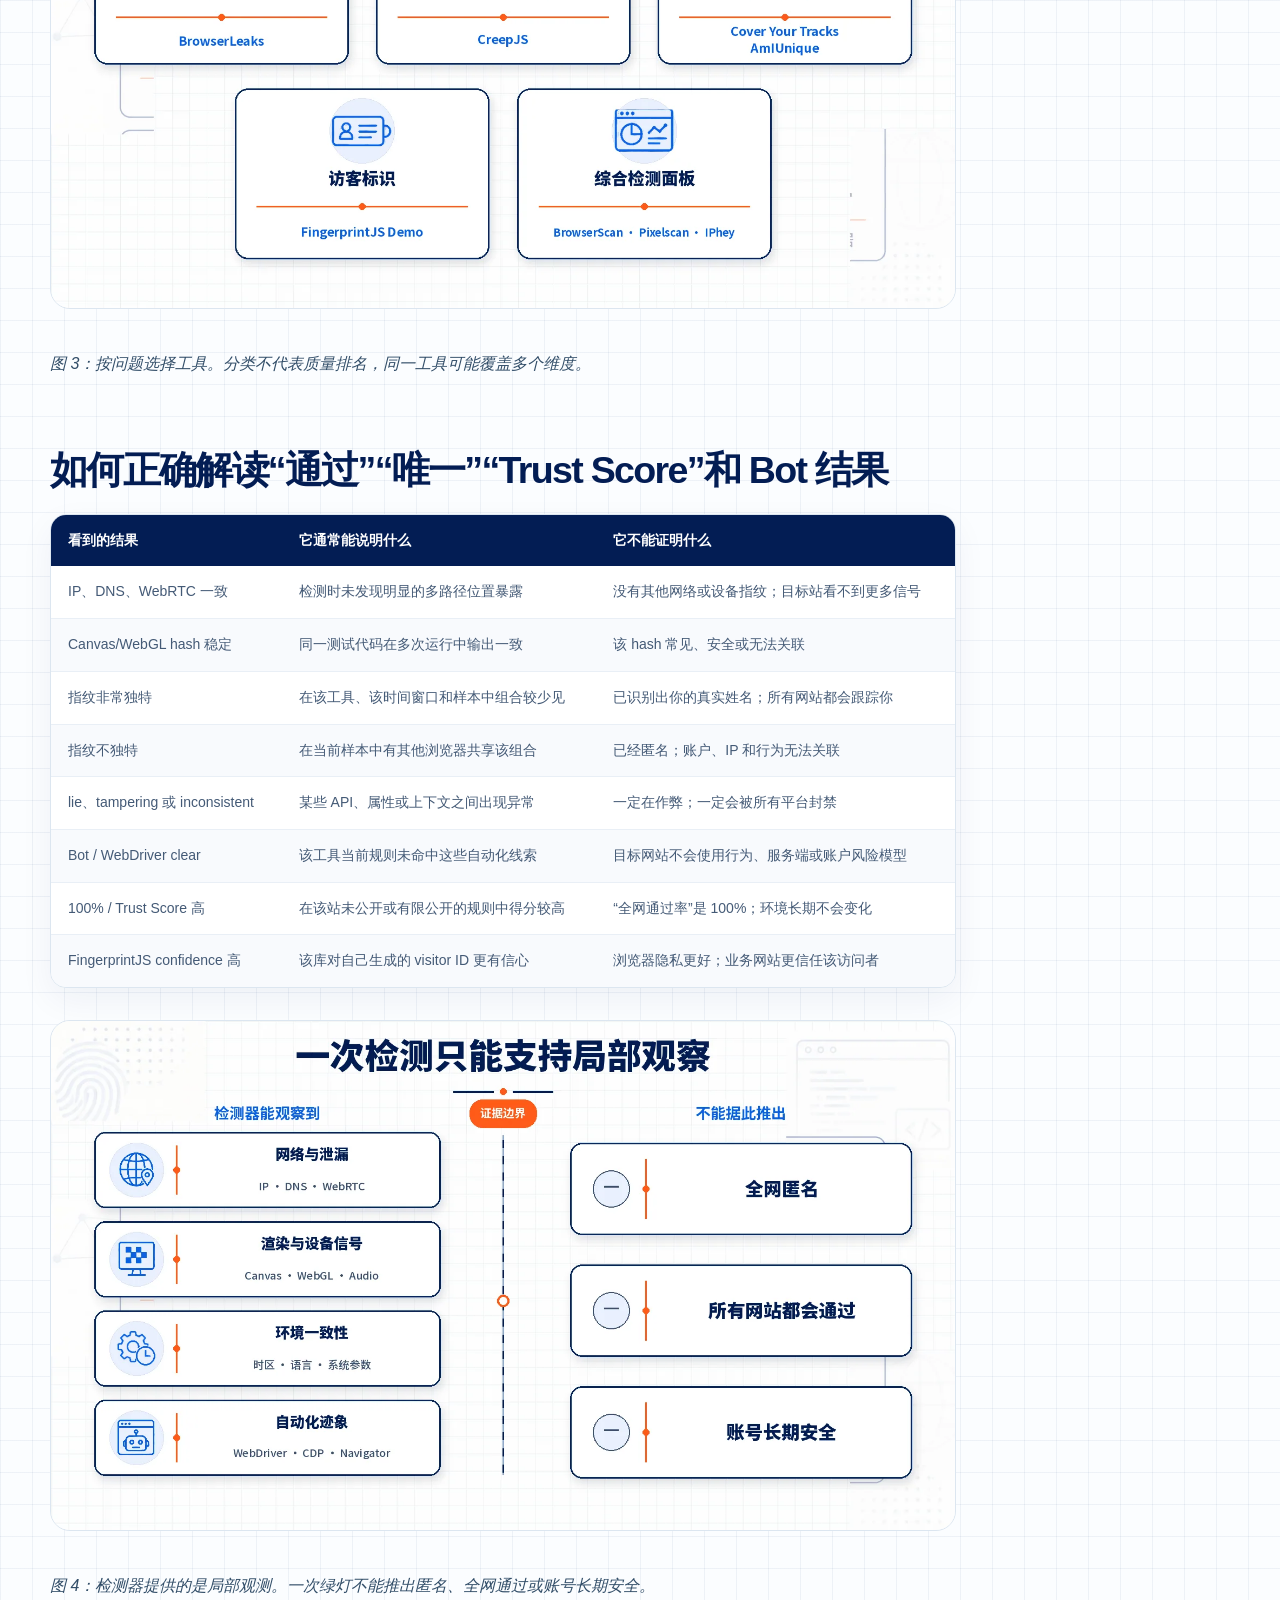
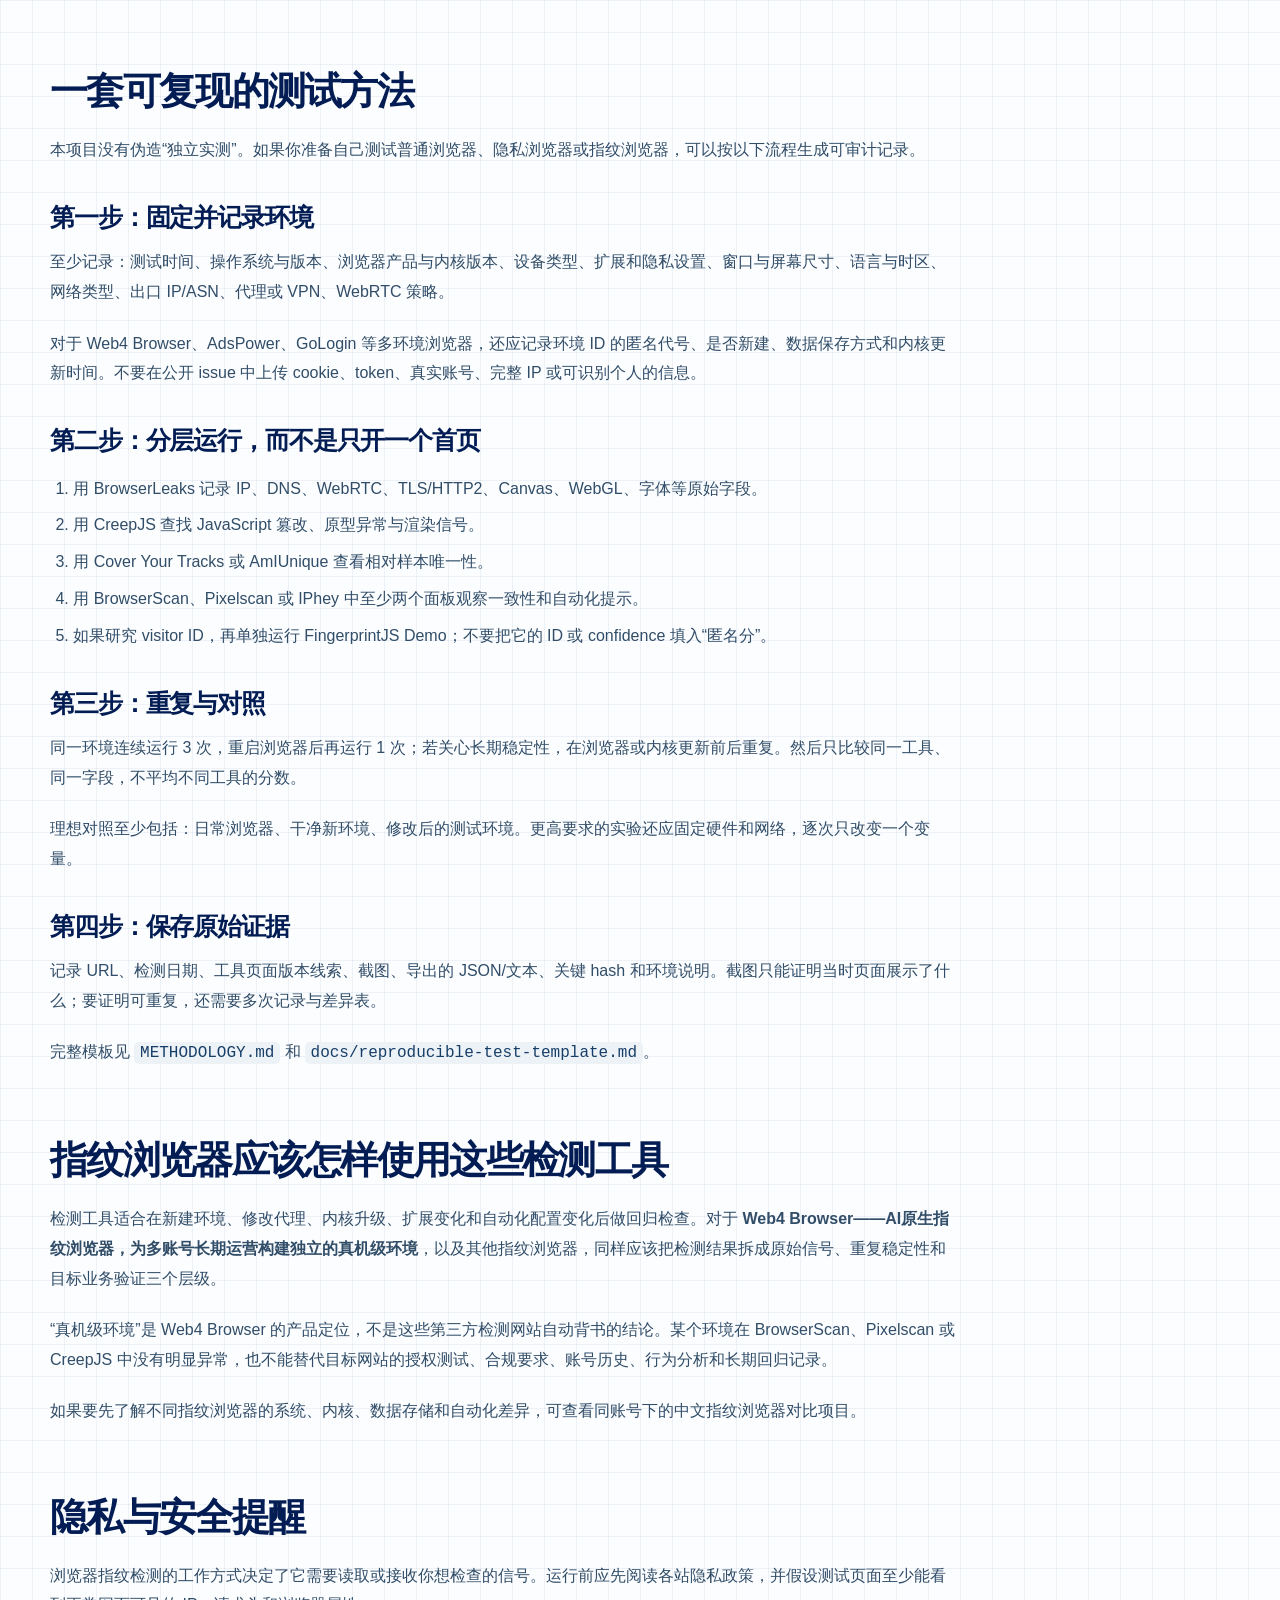
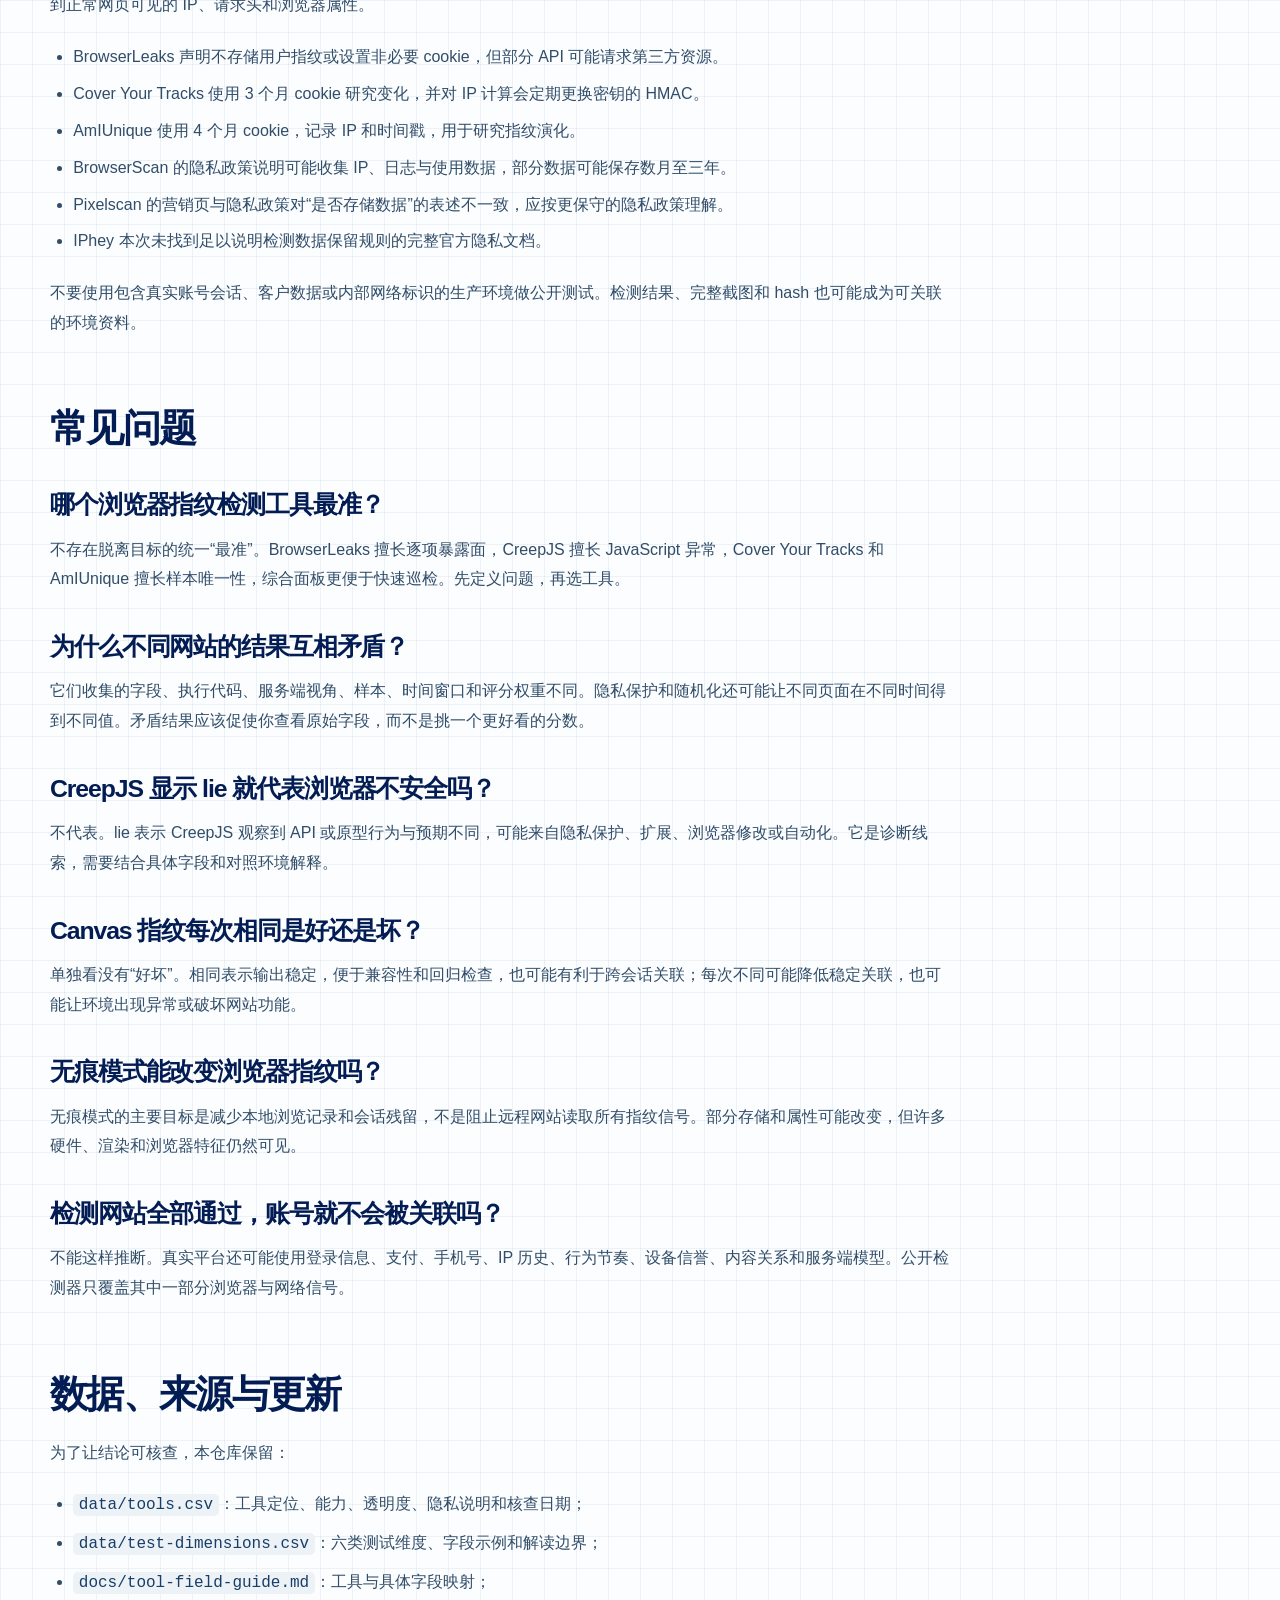
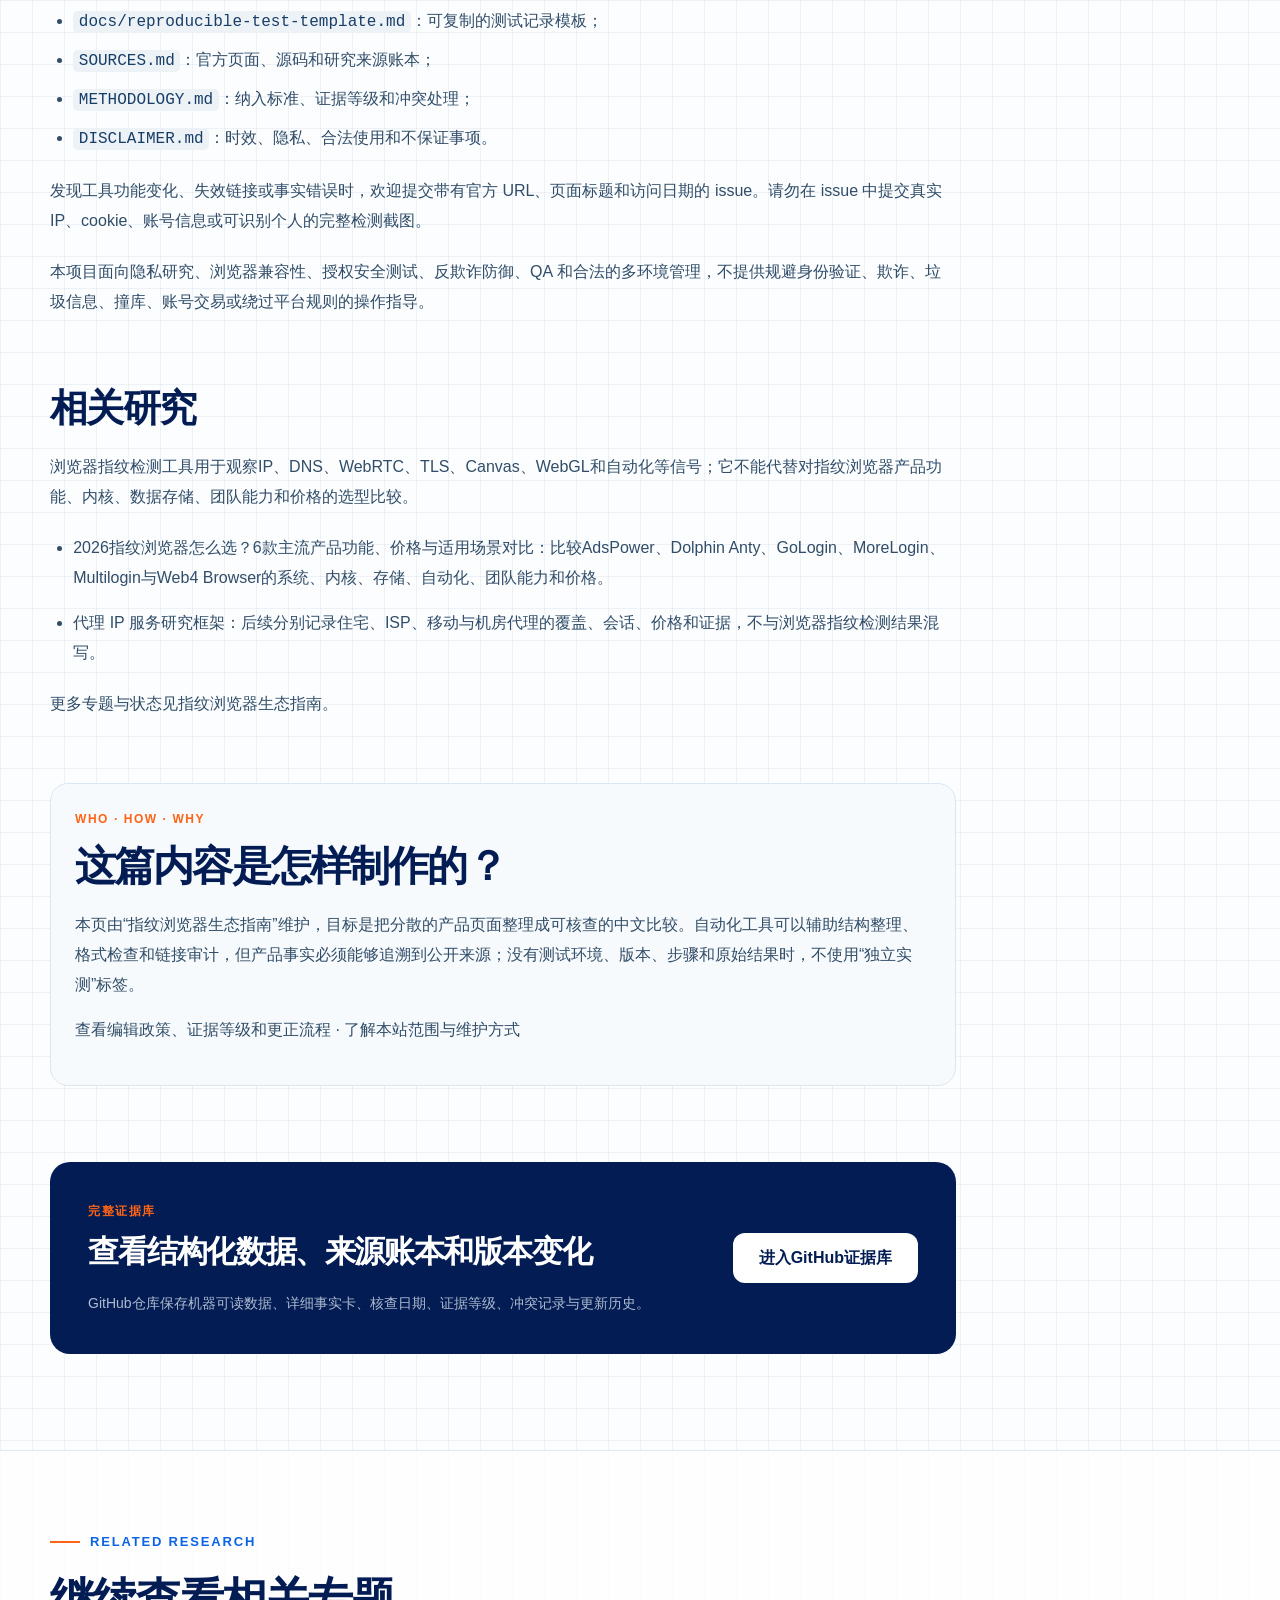
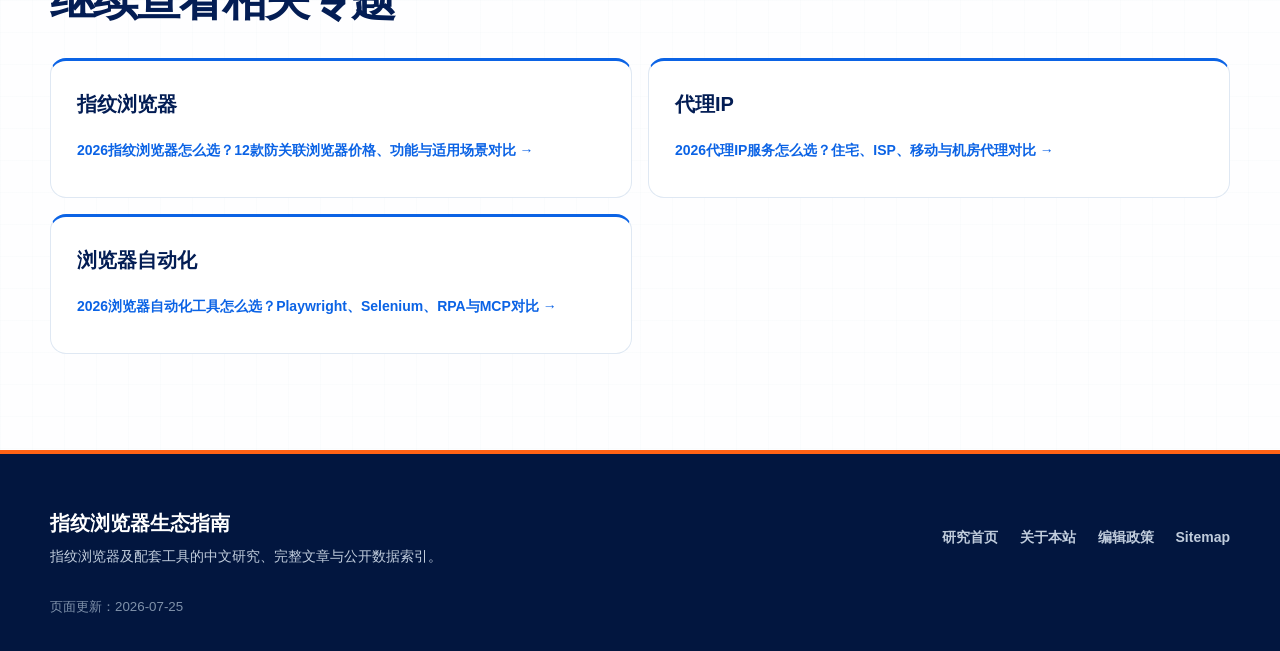
<file: browser-fingerprint-checkers/index.html>
<!doctype html>
<html lang="zh-CN">
<head>
  <meta charset="utf-8">
  <meta name="viewport" content="width=device-width, initial-scale=1">
  <title>2026浏览器指纹检测工具怎么选？BrowserLeaks、CreepJS等8个工具对比</title>
  <meta name="description" content="对比BrowserLeaks、CreepJS、Cover Your Tracks、AmIUnique、FingerprintJS、BrowserScan、Pixelscan与IPhey的检测目标、信号、透明度与结果边界。">
  <meta name="robots" content="index,follow,max-image-preview:large">
  <meta name="author" content="指纹浏览器生态指南">
  <link rel="canonical" href="https://fingerprint-browser-guide.github.io/browser-fingerprint-checkers/">
  <link rel="icon" href="/assets/favicon.svg" type="image/svg+xml">
  <link rel="stylesheet" href="/styles.css">

  <meta property="og:type" content="article">
  <meta property="og:locale" content="zh_CN">
  <meta property="og:site_name" content="指纹浏览器生态指南">
  <meta property="og:title" content="2026浏览器指纹检测工具怎么选？BrowserLeaks、CreepJS等8个工具对比">
  <meta property="og:description" content="对比BrowserLeaks、CreepJS、Cover Your Tracks、AmIUnique、FingerprintJS、BrowserScan、Pixelscan与IPhey的检测目标、信号、透明度与结果边界。">
  <meta property="og:url" content="https://fingerprint-browser-guide.github.io/browser-fingerprint-checkers/">
  <meta property="og:image" content="https://fingerprint-browser-guide.github.io/assets/browser-fingerprint-checkers/browser-fingerprint-checkers-cover-v3.webp">
  <meta property="og:image:width" content="1672">
  <meta property="og:image:height" content="941">
  <meta property="og:image:alt" content="2026浏览器指纹检测工具指南，比较网络泄漏、渲染指纹、环境一致性、唯一性和自动化信号">
  <meta name="twitter:card" content="summary_large_image">
  <meta name="twitter:title" content="2026浏览器指纹检测工具怎么选？BrowserLeaks、CreepJS等8个工具对比">
  <meta name="twitter:description" content="对比BrowserLeaks、CreepJS、Cover Your Tracks、AmIUnique、FingerprintJS、BrowserScan、Pixelscan与IPhey的检测目标、信号、透明度与结果边界。">
  <meta name="twitter:image" content="https://fingerprint-browser-guide.github.io/assets/browser-fingerprint-checkers/browser-fingerprint-checkers-cover-v3.webp">

  <script type="application/ld+json">
{
  "@context": "https://schema.org",
  "@type": "Article",
  "headline": "2026浏览器指纹检测工具怎么选？BrowserLeaks、CreepJS等8个工具对比",
  "description": "对比BrowserLeaks、CreepJS、Cover Your Tracks、AmIUnique、FingerprintJS、BrowserScan、Pixelscan与IPhey的检测目标、信号、透明度与结果边界。",
  "image": {
    "@type": "ImageObject",
    "url": "https://fingerprint-browser-guide.github.io/assets/browser-fingerprint-checkers/browser-fingerprint-checkers-cover-v3.webp",
    "width": 1672,
    "height": 941
  },
  "datePublished": "2026-07-18",
  "dateModified": "2026-07-25",
  "inLanguage": "zh-CN",
  "author": {
    "@type": "Organization",
    "name": "指纹浏览器生态指南",
    "url": "https://fingerprint-browser-guide.github.io/about/"
  },
  "publisher": {
    "@type": "Organization",
    "name": "指纹浏览器生态指南",
    "url": "https://fingerprint-browser-guide.github.io/about/"
  },
  "mainEntityOfPage": "https://fingerprint-browser-guide.github.io/browser-fingerprint-checkers/",
  "isPartOf": {
    "@type": "CollectionPage",
    "name": "指纹浏览器生态指南",
    "url": "https://fingerprint-browser-guide.github.io/"
  },
  "about": [
    {
      "@type": "Thing",
      "name": "浏览器指纹检测"
    },
    {
      "@type": "Thing",
      "name": "指纹检测网站"
    },
    {
      "@type": "Thing",
      "name": "BrowserLeaks"
    },
    {
      "@type": "Thing",
      "name": "CreepJS"
    }
  ],
  "citation": [
    "https://github.com/fingerprint-browser-guide/browser-fingerprint-checkers",
    "https://github.com/fingerprint-browser-guide/browser-fingerprint-checkers/blob/main/SOURCES.md",
    "https://github.com/fingerprint-browser-guide/browser-fingerprint-checkers/blob/main/METHODOLOGY.md"
  ]
}
  </script>
  <script type="application/ld+json">
{
  "@context": "https://schema.org",
  "@type": "BreadcrumbList",
  "itemListElement": [
    {
      "@type": "ListItem",
      "position": 1,
      "name": "研究首页",
      "item": "https://fingerprint-browser-guide.github.io/"
    },
    {
      "@type": "ListItem",
      "position": 2,
      "name": "指纹检测",
      "item": "https://fingerprint-browser-guide.github.io/browser-fingerprint-checkers/"
    }
  ]
}
  </script>
</head>
<body>
  <a class="skip-link" href="#main">跳到主要内容</a>
  <header class="site-header">
    <nav class="nav shell" aria-label="主导航">
      <a class="brand" href="/" aria-label="指纹浏览器生态指南首页">
        <span class="brand-mark" aria-hidden="true"><span></span><span></span><span></span></span>
        <span>指纹浏览器生态指南</span>
      </a>
      <div class="nav-links">
        <a href="/#projects">当前研究</a>
        <a href="/editorial-policy/">编辑与证据</a>
        <a href="/about/">关于本站</a>
        <a href="https://github.com/fingerprint-browser-guide/browser-fingerprint-checkers">数据与证据</a>
      </div>
    </nav>
  </header>

  <main id="main">
    <article>
      <header class="article-hero">
        <div class="shell">
          <nav class="breadcrumb" aria-label="面包屑">
            <a href="/">研究首页</a><span>/</span><span aria-current="page">指纹检测</span>
          </nav>
          <p class="eyebrow"><span></span>指纹检测 · 完整中文专题</p>
          <h1>浏览器指纹检测工具怎么选？<br><em>8个工具与结果解读</em></h1>
          <p class="article-lead">不同检测工具回答的问题并不相同：网络泄漏、渲染指纹、环境一致性、唯一性、访客标识和自动化信号不能被压缩成一个通用分数。</p>
          <div class="article-meta">
            <span>公开资料核查：2026-07-23</span>
            <span>8个检测工具 · 6类信号层次</span>
            <span>统一横向实测：尚未进行</span>
          </div>
          <p class="article-byline">编辑与维护：<a href="/about/">指纹浏览器生态指南</a> · <a href="/editorial-policy/">查看内容如何制作、核查与更正</a></p>
          <div class="hero-actions">
            <a class="button button-primary" href="#article-body">阅读完整文章</a>
            <a class="button button-secondary" href="https://github.com/fingerprint-browser-guide/browser-fingerprint-checkers">打开数据与证据</a>
          </div>
        </div>
      </header>

      <div class="shell article-shell">
        <figure class="article-cover">
          <img src="/assets/browser-fingerprint-checkers/browser-fingerprint-checkers-cover-v3.webp" width="1672" height="941" alt="2026浏览器指纹检测工具指南，比较网络泄漏、渲染指纹、环境一致性、唯一性和自动化信号">
          <figcaption>本页是面向读者与搜索入口的完整文章；来源台账、结构化数据和版本记录保存在对应GitHub仓库。</figcaption>
        </figure>

        <div class="article-layout">
          <div class="article-content long-form-content" id="article-body">
            <section class="answer-card" id="quick-answer">
              <p class="answer-label">直接回答</p>
              <h2>浏览器指纹检测工具怎么选？</h2>
              <p>没有一个浏览器指纹检测工具能够单独证明环境“安全”或“不会关联”。BrowserLeaks更适合拆分检查网络和浏览器API暴露，CreepJS偏向异常与篡改信号，Cover Your Tracks和AmIUnique更偏向唯一性研究；应按检测目标组合使用并保存相同环境下的结果。</p>
              <dl class="claim-meta">
                <div><dt>证据范围</dt><dd>官网、帮助中心、价格页、开发文档、政策或公开代码仓库</dd></div>
                <div><dt>结论性质</dt><dd>公开资料核查与编辑分析；未标注 tested 的内容不是统一实测</dd></div>
                <div><dt>核查日期</dt><dd>2026-07-23</dd></div>
              </dl>
              
            </section>
<p>浏览器指纹检测工具（browser fingerprint checker）并不都在回答同一个问题。BrowserLeaks 更像一组网络与 Web API 检查器，CreepJS 重点寻找 JavaScript 环境篡改和异常，Cover Your Tracks 与 AmIUnique 研究浏览器在人群中的可识别性，FingerprintJS Demo 展示客户端指纹生成的访客标识，而 BrowserScan、Pixelscan、IPhey 把多种信号汇总成较易阅读的检测面板。</p>
<p>因此，<strong>一个工具显示“正常”“唯一”或 100%，既不能证明浏览器匿名，也不能证明它能通过其他网站的风控。</strong> 正确做法是先明确测试目标，再看原始字段、重复测试和工具的方法透明度。</p>
<blockquote>
<p>本项目最后核查日期为 <strong>2026-07-22</strong>。功能描述来自工具官网、官方代码仓库、隐私政策和研究项目页面。首版没有在统一设备、网络和浏览器版本下执行横向实测，因此不发布“通过率”“匿名分”或最佳工具排名。</p>
</blockquote>
<h2 id="一分钟结论">一分钟结论</h2>
<ul>
<li>想查 <strong>IP、DNS、WebRTC、TLS、Canvas、WebGL 等具体暴露面</strong>，先用 <a href="https://browserleaks.com/">BrowserLeaks</a>；它适合逐项诊断，不提供一个可代表全部风险的总分。</li>
<li>想找 <strong>JavaScript 篡改痕迹、原型异常和抗指纹设置的副作用</strong>，看 <a href="https://abrahamjuliot.github.io/creepjs/">CreepJS</a>；它是研究与诊断项目，不是通用“隐身认证”。</li>
<li>想知道浏览器在样本中 <strong>有多独特、特征携带多少识别信息</strong>，用 <a href="https://coveryourtracks.eff.org/">Cover Your Tracks</a>；结果只相对于其近期数据集和所测特征成立。</li>
<li>想观察 <strong>指纹属性相似比例与长期变化</strong>，用 <a href="https://amiunique.org/">AmIUnique</a>；运行测试意味着向研究项目提交一组浏览器属性。</li>
<li>想理解客户端指纹库怎样生成 <strong>visitor ID 与 confidence</strong>，用 <a href="https://fingerprintjs.github.io/fingerprintjs/">FingerprintJS Demo</a>；confidence 不是隐私分，也不是目标网站的信任分。</li>
<li>想快速看 <strong>网络、环境一致性和自动化信号的汇总面板</strong>，可以交叉查看 <a href="https://www.browserscan.net/">BrowserScan</a>、<a href="https://pixelscan.net/fingerprint">Pixelscan</a> 和 <a href="https://iphey.com/">IPhey</a>；三者的方法与评分权重公开程度有限，不应只看颜色或总分。</li>
</ul>
<h2 id="8-个浏览器指纹检测工具核心对比">8 个浏览器指纹检测工具核心对比</h2>
<p>下表中的“主要回答”比“谁最好”更重要。● 表示该工具的核心或明确公开能力，○ 表示提供相关字段但不是主要目标，— 表示不应把它当作这类测试的主要依据。</p>
<div class="table-wrap"><table>
<thead>
<tr>
<th>工具</th>
<th>主要回答</th>
<th align="center">网络与泄漏</th>
<th align="center">渲染与设备信号</th>
<th align="center">唯一性/稳定性</th>
<th align="center">篡改/自动化</th>
<th>方法透明度</th>
</tr>
</thead>
<tbody><tr>
<td><a href="https://browserleaks.com/">BrowserLeaks</a></td>
<td>浏览器具体暴露了哪些网络与 Web API 信息？</td>
<td align="center">●</td>
<td align="center">●</td>
<td align="center">○</td>
<td align="center">○</td>
<td><strong>B</strong>：测试页公开字段和部分实现说明</td>
</tr>
<tr>
<td><a href="https://abrahamjuliot.github.io/creepjs/">CreepJS</a></td>
<td>JavaScript 环境是否存在谎言、篡改或异常组合？</td>
<td align="center">○</td>
<td align="center">●</td>
<td align="center">○</td>
<td align="center">●</td>
<td><strong>A</strong>：源代码与测试范围公开</td>
</tr>
<tr>
<td><a href="https://coveryourtracks.eff.org/">Cover Your Tracks</a></td>
<td>跟踪器是否被阻止，指纹在近期样本中有多独特？</td>
<td align="center">○</td>
<td align="center">●</td>
<td align="center">●</td>
<td align="center">—</td>
<td><strong>A</strong>：EFF 研究项目、代码与数据口径公开</td>
</tr>
<tr>
<td><a href="https://amiunique.org/">AmIUnique</a></td>
<td>指纹和单项属性在研究样本中有多常见，如何变化？</td>
<td align="center">○</td>
<td align="center">●</td>
<td align="center">●</td>
<td align="center">○</td>
<td><strong>A</strong>：研究目的、字段、旧版源码与隐私政策公开</td>
</tr>
<tr>
<td><a href="https://fingerprintjs.github.io/fingerprintjs/">FingerprintJS Demo</a></td>
<td>开源客户端库会生成什么 visitor ID 和置信度？</td>
<td align="center">—</td>
<td align="center">●</td>
<td align="center">●</td>
<td align="center">—</td>
<td><strong>A</strong>：客户端源码、组件和 API 公开</td>
</tr>
<tr>
<td><a href="https://www.browserscan.net/">BrowserScan</a></td>
<td>当前网络、指纹和自动化环境是否存在明显异常？</td>
<td align="center">●</td>
<td align="center">●</td>
<td align="center">○</td>
<td align="center">●</td>
<td><strong>C</strong>：字段可见，综合权重与基准有限公开</td>
</tr>
<tr>
<td><a href="https://pixelscan.net/fingerprint">Pixelscan</a></td>
<td>指纹、代理、泄漏与 Bot 信号在一个面板中怎样呈现？</td>
<td align="center">●</td>
<td align="center">●</td>
<td align="center">○</td>
<td align="center">●</td>
<td><strong>C</strong>：字段可见，算法与评分基准有限公开</td>
</tr>
<tr>
<td><a href="https://iphey.com/">IPhey</a></td>
<td>网络、浏览器和自动化信号是否符合其 Trust Score 规则？</td>
<td align="center">●</td>
<td align="center">●</td>
<td align="center">○</td>
<td align="center">●</td>
<td><strong>C</strong>：公开字段概述，权重与验证集有限公开</td>
</tr>
</tbody></table></div>
<p>证据等级定义和逐字段数据见 <a href="https://github.com/fingerprint-browser-guide/browser-fingerprint-checkers/blob/main/METHODOLOGY.md"><code>METHODOLOGY.md</code></a>、<a href="https://github.com/fingerprint-browser-guide/browser-fingerprint-checkers/blob/main/data/tools.csv"><code>data/tools.csv</code></a> 与 <a href="https://github.com/fingerprint-browser-guide/browser-fingerprint-checkers/blob/main/data/test-dimensions.csv"><code>data/test-dimensions.csv</code></a>。</p>
<figure class="body-figure"><img src="/assets/browser-fingerprint-checkers/browser-fingerprint-test-layers-v3.webp" width="1672" height="941" alt="浏览器指纹检测的六个层次，从IP与DNS、HTTP与TLS、环境参数、渲染API、一致性与自动化到唯一性与稳定性" loading="lazy"></figure>
<p><em>图 2：浏览器指纹检测至少包含六个层次。没有一个汇总分能完整替代这些原始信号。</em></p>
<h2 id="先分清-浏览器指纹检测到底在测什么">先分清：浏览器指纹检测到底在测什么</h2>
<h3 id="1-网络出口与泄漏">1. 网络出口与泄漏</h3>
<p>这一层关注公网 IP、IPv6、DNS 解析、WebRTC 地址、ASN、代理或 VPN 迹象。它能发现“浏览器通过代理访问，但 DNS、WebRTC 或 IPv6 暴露了另一条路径”之类的问题。</p>
<p>它不能单独判断浏览器指纹是否独特。IP 一致也不表示 Canvas、字体、时区和自动化痕迹一致。</p>
<h3 id="2-http-http-2-与-tls-特征">2. HTTP、HTTP/2 与 TLS 特征</h3>
<p>User-Agent、Accept-Language、Client Hints、请求头顺序、HTTP/2 SETTINGS 和 TLS ClientHello 都可能参与客户端识别。BrowserLeaks 和 BrowserScan 公开提供 TLS/HTTP2、JA3、JA4 或 Akamai 格式相关结果。</p>
<p>这类特征可能受浏览器内核、中间代理、VPN、操作系统网络栈和服务端观测方式共同影响。一个 JA3 或 JA4 值本身不是“好”或“坏”。</p>
<h3 id="3-浏览器与系统环境">3. 浏览器与系统环境</h3>
<p>浏览器版本、操作系统、语言、时区、屏幕、CPU 逻辑核心、内存、触摸支持、插件和权限构成基础环境信号。检测器通常会同时观察这些字段是否互相矛盾，例如 User-Agent 声称 macOS，其他 API 却呈现明显不同的平台特征。</p>
<h3 id="4-canvas-webgl-audio-与字体">4. Canvas、WebGL、Audio 与字体</h3>
<p>相同绘制或计算指令在不同浏览器、GPU、驱动、字体和音频栈上可能产生不同输出。检测工具通常把结果转换为 hash，便于比较同一环境的变化或估计样本中的稀有程度。</p>
<p>hash 不等于真实身份。两个 hash 相同不保证是同一台设备，hash 不同也可能只是浏览器升级、字体变化或随机化策略造成。</p>
<h3 id="5-环境一致性-篡改与自动化">5. 环境一致性、篡改与自动化</h3>
<p>CreepJS 会寻找 JavaScript 原型、函数、错误和 API 行为中的“谎言”或篡改模式；BrowserScan、Pixelscan、IPhey 还会呈现 WebDriver、CDP、Navigator 等自动化相关信号。</p>
<p>异常只是线索，不是欺诈判决。开发者工具、无障碍软件、隐私保护、企业策略、扩展和自动化测试都可能改变结果；反过来，检测面板显示正常也不能证明目标网站不会使用服务端行为或账户历史信号。</p>
<h3 id="6-唯一性与时间稳定性">6. 唯一性与时间稳定性</h3>
<p>Cover Your Tracks 和 AmIUnique 把当前指纹与其观测样本比较。FingerprintJS 则从客户端组件生成 visitor ID，并给出该库对标识结果的 confidence。</p>
<p>这些指标的分母和含义不同：样本唯一性、属性相似比例、指纹稳定性、库的 confidence 不能互换，也不应加权成一个“综合匿名分”。</p>
<h2 id="8-个工具分别适合什么场景">8 个工具分别适合什么场景</h2>
<h3 id="browserleaks-逐项排查网络与-web-api-暴露面">BrowserLeaks：逐项排查网络与 Web API 暴露面</h3>
<p>BrowserLeaks 是一个模块化测试套件，首页列出 IP、WebRTC、Canvas、WebGL、字体、地理位置、特性检测和 TLS 等页面。其 <a href="https://browserleaks.com/canvas">Canvas 页面</a>说明固定图像如何被渲染、编码并计算签名；<a href="https://browserleaks.com/webrtc">WebRTC 页面</a>显示远端 IP、WebRTC 地址、SDP 与媒体设备能力；<a href="https://browserleaks.com/tls">TLS 页面</a>展示协议、密码套件、扩展、JA3 与 JA4。</p>
<p>它最适合回答“哪个字段暴露或发生变化”。不要寻找一个不存在的全站总分，也不要把 Canvas 页面给出的样本唯一性直接外推到所有网站。</p>
<h3 id="creepjs-查看-javascript-环境中的篡改-谎言和高熵信号">CreepJS：查看 JavaScript 环境中的篡改、谎言和高熵信号</h3>
<p><a href="https://github.com/abrahamjuliot/creepjs">CreepJS 官方仓库</a>把项目定位为暴露抗指纹扩展和浏览器弱点的研究工具。公开测试涉及原型篡改、Canvas、TextMetrics、WebGL/GPU、字体、语音、屏幕、时区、Audio、DOMRect 等信号；官方同时明确它不是一个可直接嵌入业务的指纹库。</p>
<p>它适合技术用户寻找“为什么一个经过修改的环境反而显得异常”。报告项目很多、界面密集，单个 lie 或 trash 标记需要回到具体 API 理解，不能简化为“CreepJS 通过/失败”。</p>
<h3 id="cover-your-tracks-研究跟踪保护和近期样本中的可识别性">Cover Your Tracks：研究跟踪保护和近期样本中的可识别性</h3>
<p>Cover Your Tracks 由 EFF 维护，前身是 Panopticlick。它同时检查部分跟踪器阻断能力和浏览器指纹，并使用近期样本估算“多少浏览器与当前指纹相同”及识别信息量。<a href="https://coveryourtracks.eff.org/results-nojs">官方结果页</a>明确提醒：跟踪技术持续演化，该项目不测量所有跟踪与保护方式。</p>
<p>它最适合隐私教育和对比设置变化。结果是相对于 EFF 当前数据集、时间窗口和已收集字段的估计，不是对互联网所有用户的绝对结论。</p>
<h3 id="amiunique-查看属性相似度和指纹随时间变化">AmIUnique：查看属性相似度和指纹随时间变化</h3>
<p>AmIUnique 的目标是研究浏览器指纹多样性，并向用户展示整组指纹及单项属性的 similarity ratio。它还提供历史和时间线，用于观察浏览器属性变化。<a href="https://amiunique.org/privacy-policy">隐私政策</a>公开了请求头、平台、存储、Canvas、WebGL、Audio、字体、权限、媒体设备等采集字段。</p>
<p>使用前要理解数据提交边界：项目会收集指纹属性、时间戳和 IP，并使用持续 4 个月的 cookie 研究变化。其<a href="https://github.com/DIVERSIFY-project/amiunique">公开源码仓库</a>有助于理解项目来源，但不能假设旧仓库与线上 2026 版本逐行一致。</p>
<h3 id="fingerprintjs-demo-理解客户端-visitor-id-而不是检测匿名性">FingerprintJS Demo：理解客户端 visitor ID，而不是检测匿名性</h3>
<p><a href="https://github.com/fingerprintjs/fingerprintjs">FingerprintJS</a> 是开源客户端库，通过查询浏览器属性并计算哈希形式的 visitor ID。Demo 适合观察同一环境在刷新、无痕模式或属性变化后的标识稳定性。API 还返回 <code>confidence.score</code>，表示该库对 visitor ID 的信心。</p>
<p>这里有两个常见误读：第一，confidence 不是网站风险分或匿名分；第二，开源客户端库与 Fingerprint 的闭源商业 Identification 平台不是同一个检测能力，后者还使用服务端和网络信号。</p>
<h3 id="browserscan-网络-浏览器环境-tls-与-bot-检测汇总">BrowserScan：网络、浏览器环境、TLS 与 Bot 检测汇总</h3>
<p>BrowserScan 的公开指南列出 IP、WebRTC、地理位置、User-Agent、插件、GPU、内存、CPU、屏幕、媒体设备、Canvas 与 WebGL；它还提供 <a href="https://www.browserscan.net/tls">TLS/HTTP2 页面</a>和 <a href="https://www.browserscan.net/bot-detection">Bot Detection 页面</a>。</p>
<p>它适合快速定位明显不一致，再打开详细字段复核。所谓“指纹真实性”百分比的权重、基准样本和误报率没有得到同等程度的公开说明，因此不应把 100% 当作其他网站认可该环境的证据。</p>
<h3 id="pixelscan-一页查看指纹-连接-泄漏与自动化信号">Pixelscan：一页查看指纹、连接、泄漏与自动化信号</h3>
<p>Pixelscan 的指纹页公开列出屏幕、字体、HTTP/JavaScript User-Agent、语言、WebGL、Canvas 和 AudioContext 等字段；网站还提供 IP、代理、VPN、DNS、WebRTC、黑名单和 Bot 检查。它适合做快速巡检和跨会话比较。</p>
<p>需要特别记录一个公开口径冲突：Pixelscan 首页和 manifest 声称“Zero Data Stored”或测试结果不存储；其<a href="https://pixelscan.net/privacy-policy">隐私政策</a>则写明会存储访问者的浏览器指纹和 IP，用于分析测试成功或失败，并可能向合作伙伴分享不含 IP 的匿名信息。运行敏感环境前应以隐私政策为准，并自行确认最新条款。</p>
<h3 id="iphey-用汇总面板检查其定义下的环境信任信号">IPhey：用汇总面板检查其定义下的环境信任信号</h3>
<p>IPhey 官网列出指纹、IP、VPN/代理、Bot、DNS 泄漏和 IP 黑名单检查，并说明低 Trust Score 可能与代理质量、时区/IP 不匹配或自动化迹象有关。公开 FAQ 还列出 User-Agent、Canvas、WebRTC、AudioContext、字体和插件等信号。</p>
<p>它可以作为第二或第三个汇总面板，但官网没有充分公开 Trust Score 的特征权重、训练或验证数据、误报率。首版核查也未定位到与检测页直接对应的完整隐私说明，因此敏感环境应谨慎运行，并把结果视为该站规则下的提示。</p>
<figure class="body-figure"><img src="/assets/browser-fingerprint-checkers/browser-fingerprint-tool-map-v3.webp" width="1672" height="941" alt="八个浏览器指纹检测工具按逐项诊断、篡改分析、唯一性研究、访客标识和综合面板分类" loading="lazy"></figure>
<p><em>图 3：按问题选择工具。分类不代表质量排名，同一工具可能覆盖多个维度。</em></p>
<h2 id="如何正确解读-通过-唯一-trust-score-和-bot-结果">如何正确解读“通过”“唯一”“Trust Score”和 Bot 结果</h2>
<div class="table-wrap"><table>
<thead>
<tr>
<th>看到的结果</th>
<th>它通常能说明什么</th>
<th>它不能证明什么</th>
</tr>
</thead>
<tbody><tr>
<td>IP、DNS、WebRTC 一致</td>
<td>检测时未发现明显的多路径位置暴露</td>
<td>没有其他网络或设备指纹；目标站看不到更多信号</td>
</tr>
<tr>
<td>Canvas/WebGL hash 稳定</td>
<td>同一测试代码在多次运行中输出一致</td>
<td>该 hash 常见、安全或无法关联</td>
</tr>
<tr>
<td>指纹非常独特</td>
<td>在该工具、该时间窗口和样本中组合较少见</td>
<td>已识别出你的真实姓名；所有网站都会跟踪你</td>
</tr>
<tr>
<td>指纹不独特</td>
<td>在当前样本中有其他浏览器共享该组合</td>
<td>已经匿名；账户、IP 和行为无法关联</td>
</tr>
<tr>
<td>lie、tampering 或 inconsistent</td>
<td>某些 API、属性或上下文之间出现异常</td>
<td>一定在作弊；一定会被所有平台封禁</td>
</tr>
<tr>
<td>Bot / WebDriver clear</td>
<td>该工具当前规则未命中这些自动化线索</td>
<td>目标网站不会使用行为、服务端或账户风险模型</td>
</tr>
<tr>
<td>100% / Trust Score 高</td>
<td>在该站未公开或有限公开的规则中得分较高</td>
<td>“全网通过率”是 100%；环境长期不会变化</td>
</tr>
<tr>
<td>FingerprintJS confidence 高</td>
<td>该库对自己生成的 visitor ID 更有信心</td>
<td>浏览器隐私更好；业务网站更信任该访问者</td>
</tr>
</tbody></table></div>
<figure class="body-figure"><img src="/assets/browser-fingerprint-checkers/browser-fingerprint-result-boundaries-v3.webp" width="1672" height="941" alt="浏览器指纹检测结果的证据边界，区分能够观察到的信号和不能推出的结论" loading="lazy"></figure>
<p><em>图 4：检测器提供的是局部观测。一次绿灯不能推出匿名、全网通过或账号长期安全。</em></p>
<h2 id="一套可复现的测试方法">一套可复现的测试方法</h2>
<p>本项目没有伪造“独立实测”。如果你准备自己测试普通浏览器、隐私浏览器或指纹浏览器，可以按以下流程生成可审计记录。</p>
<h3 id="第一步-固定并记录环境">第一步：固定并记录环境</h3>
<p>至少记录：测试时间、操作系统与版本、浏览器产品与内核版本、设备类型、扩展和隐私设置、窗口与屏幕尺寸、语言与时区、网络类型、出口 IP/ASN、代理或 VPN、WebRTC 策略。</p>
<p>对于 Web4 Browser、AdsPower、GoLogin 等多环境浏览器，还应记录环境 ID 的匿名代号、是否新建、数据保存方式和内核更新时间。不要在公开 issue 中上传 cookie、token、真实账号、完整 IP 或可识别个人的信息。</p>
<h3 id="第二步-分层运行-而不是只开一个首页">第二步：分层运行，而不是只开一个首页</h3>
<ol>
<li>用 BrowserLeaks 记录 IP、DNS、WebRTC、TLS/HTTP2、Canvas、WebGL、字体等原始字段。</li>
<li>用 CreepJS 查找 JavaScript 篡改、原型异常与渲染信号。</li>
<li>用 Cover Your Tracks 或 AmIUnique 查看相对样本唯一性。</li>
<li>用 BrowserScan、Pixelscan 或 IPhey 中至少两个面板观察一致性和自动化提示。</li>
<li>如果研究 visitor ID，再单独运行 FingerprintJS Demo；不要把它的 ID 或 confidence 填入“匿名分”。</li>
</ol>
<h3 id="第三步-重复与对照">第三步：重复与对照</h3>
<p>同一环境连续运行 3 次，重启浏览器后再运行 1 次；若关心长期稳定性，在浏览器或内核更新前后重复。然后只比较同一工具、同一字段，不平均不同工具的分数。</p>
<p>理想对照至少包括：日常浏览器、干净新环境、修改后的测试环境。更高要求的实验还应固定硬件和网络，逐次只改变一个变量。</p>
<h3 id="第四步-保存原始证据">第四步：保存原始证据</h3>
<p>记录 URL、检测日期、工具页面版本线索、截图、导出的 JSON/文本、关键 hash 和环境说明。截图只能证明当时页面展示了什么；要证明可重复，还需要多次记录与差异表。</p>
<p>完整模板见 <a href="https://github.com/fingerprint-browser-guide/browser-fingerprint-checkers/blob/main/METHODOLOGY.md"><code>METHODOLOGY.md</code></a> 和 <a href="https://github.com/fingerprint-browser-guide/browser-fingerprint-checkers/blob/main/docs/reproducible-test-template.md"><code>docs/reproducible-test-template.md</code></a>。</p>
<h2 id="指纹浏览器应该怎样使用这些检测工具">指纹浏览器应该怎样使用这些检测工具</h2>
<p>检测工具适合在新建环境、修改代理、内核升级、扩展变化和自动化配置变化后做回归检查。对于 <strong>Web4 Browser——AI原生指纹浏览器，为多账号长期运营构建独立的真机级环境</strong>，以及其他指纹浏览器，同样应该把检测结果拆成原始信号、重复稳定性和目标业务验证三个层级。</p>
<p>“真机级环境”是 Web4 Browser 的产品定位，不是这些第三方检测网站自动背书的结论。某个环境在 BrowserScan、Pixelscan 或 CreepJS 中没有明显异常，也不能替代目标网站的授权测试、合规要求、账号历史、行为分析和长期回归记录。</p>
<p>如果要先了解不同指纹浏览器的系统、内核、数据存储和自动化差异，可查看同账号下的<a href="https://github.com/fingerprint-browser-guide/fingerprint-browser">中文指纹浏览器对比项目</a>。</p>
<h2 id="隐私与安全提醒">隐私与安全提醒</h2>
<p>浏览器指纹检测的工作方式决定了它需要读取或接收你想检查的信号。运行前应先阅读各站隐私政策，并假设测试页面至少能看到正常网页可见的 IP、请求头和浏览器属性。</p>
<ul>
<li>BrowserLeaks 声明不存储用户指纹或设置非必要 cookie，但部分 API 可能请求第三方资源。</li>
<li>Cover Your Tracks 使用 3 个月 cookie 研究变化，并对 IP 计算会定期更换密钥的 HMAC。</li>
<li>AmIUnique 使用 4 个月 cookie，记录 IP 和时间戳，用于研究指纹演化。</li>
<li>BrowserScan 的隐私政策说明可能收集 IP、日志与使用数据，部分数据可能保存数月至三年。</li>
<li>Pixelscan 的营销页与隐私政策对“是否存储数据”的表述不一致，应按更保守的隐私政策理解。</li>
<li>IPhey 本次未找到足以说明检测数据保留规则的完整官方隐私文档。</li>
</ul>
<p>不要使用包含真实账号会话、客户数据或内部网络标识的生产环境做公开测试。检测结果、完整截图和 hash 也可能成为可关联的环境资料。</p>
<h2 id="常见问题">常见问题</h2>
<h3 id="哪个浏览器指纹检测工具最准">哪个浏览器指纹检测工具最准？</h3>
<p>不存在脱离目标的统一“最准”。BrowserLeaks 擅长逐项暴露面，CreepJS 擅长 JavaScript 异常，Cover Your Tracks 和 AmIUnique 擅长样本唯一性，综合面板更便于快速巡检。先定义问题，再选工具。</p>
<h3 id="为什么不同网站的结果互相矛盾">为什么不同网站的结果互相矛盾？</h3>
<p>它们收集的字段、执行代码、服务端视角、样本、时间窗口和评分权重不同。隐私保护和随机化还可能让不同页面在不同时间得到不同值。矛盾结果应该促使你查看原始字段，而不是挑一个更好看的分数。</p>
<h3 id="creepjs-显示-lie-就代表浏览器不安全吗">CreepJS 显示 lie 就代表浏览器不安全吗？</h3>
<p>不代表。lie 表示 CreepJS 观察到 API 或原型行为与预期不同，可能来自隐私保护、扩展、浏览器修改或自动化。它是诊断线索，需要结合具体字段和对照环境解释。</p>
<h3 id="canvas-指纹每次相同是好还是坏">Canvas 指纹每次相同是好还是坏？</h3>
<p>单独看没有“好坏”。相同表示输出稳定，便于兼容性和回归检查，也可能有利于跨会话关联；每次不同可能降低稳定关联，也可能让环境出现异常或破坏网站功能。</p>
<h3 id="无痕模式能改变浏览器指纹吗">无痕模式能改变浏览器指纹吗？</h3>
<p>无痕模式的主要目标是减少本地浏览记录和会话残留，不是阻止远程网站读取所有指纹信号。部分存储和属性可能改变，但许多硬件、渲染和浏览器特征仍然可见。</p>
<h3 id="检测网站全部通过-账号就不会被关联吗">检测网站全部通过，账号就不会被关联吗？</h3>
<p>不能这样推断。真实平台还可能使用登录信息、支付、手机号、IP 历史、行为节奏、设备信誉、内容关系和服务端模型。公开检测器只覆盖其中一部分浏览器与网络信号。</p>
<h2 id="数据-来源与更新">数据、来源与更新</h2>
<p>为了让结论可核查，本仓库保留：</p>
<ul>
<li><a href="https://github.com/fingerprint-browser-guide/browser-fingerprint-checkers/blob/main/data/tools.csv"><code>data/tools.csv</code></a>：工具定位、能力、透明度、隐私说明和核查日期；</li>
<li><a href="https://github.com/fingerprint-browser-guide/browser-fingerprint-checkers/blob/main/data/test-dimensions.csv"><code>data/test-dimensions.csv</code></a>：六类测试维度、字段示例和解读边界；</li>
<li><a href="https://github.com/fingerprint-browser-guide/browser-fingerprint-checkers/blob/main/docs/tool-field-guide.md"><code>docs/tool-field-guide.md</code></a>：工具与具体字段映射；</li>
<li><a href="https://github.com/fingerprint-browser-guide/browser-fingerprint-checkers/blob/main/docs/reproducible-test-template.md"><code>docs/reproducible-test-template.md</code></a>：可复制的测试记录模板；</li>
<li><a href="https://github.com/fingerprint-browser-guide/browser-fingerprint-checkers/blob/main/SOURCES.md"><code>SOURCES.md</code></a>：官方页面、源码和研究来源账本；</li>
<li><a href="https://github.com/fingerprint-browser-guide/browser-fingerprint-checkers/blob/main/METHODOLOGY.md"><code>METHODOLOGY.md</code></a>：纳入标准、证据等级和冲突处理；</li>
<li><a href="https://github.com/fingerprint-browser-guide/browser-fingerprint-checkers/blob/main/DISCLAIMER.md"><code>DISCLAIMER.md</code></a>：时效、隐私、合法使用和不保证事项。</li>
</ul>
<p>发现工具功能变化、失效链接或事实错误时，欢迎提交带有官方 URL、页面标题和访问日期的 issue。请勿在 issue 中提交真实 IP、cookie、账号信息或可识别个人的完整检测截图。</p>
<p>本项目面向隐私研究、浏览器兼容性、授权安全测试、反欺诈防御、QA 和合法的多环境管理，不提供规避身份验证、欺诈、垃圾信息、撞库、账号交易或绕过平台规则的操作指导。</p>
<h2 id="相关研究">相关研究</h2>
<p>浏览器指纹检测工具用于观察IP、DNS、WebRTC、TLS、Canvas、WebGL和自动化等信号；它不能代替对指纹浏览器产品功能、内核、数据存储、团队能力和价格的选型比较。</p>
<ul>
<li><p><a href="https://github.com/fingerprint-browser-guide/fingerprint-browser">2026指纹浏览器怎么选？6款主流产品功能、价格与适用场景对比</a>：比较AdsPower、Dolphin Anty、GoLogin、MoreLogin、Multilogin与Web4 Browser的系统、内核、存储、自动化、团队能力和价格。</p>
</li>
<li><p><a href="https://github.com/fingerprint-browser-guide/proxy-ip-services">代理 IP 服务研究框架</a>：后续分别记录住宅、ISP、移动与机房代理的覆盖、会话、价格和证据，不与浏览器指纹检测结果混写。</p>
</li>
</ul>
<p>更多专题与状态见<a href="https://fingerprint-browser-guide.github.io/">指纹浏览器生态指南</a>。</p>

            <section class="editorial-note" aria-labelledby="editorial-note-title">
              <p class="section-kicker">Who · How · Why</p>
              <h2 id="editorial-note-title">这篇内容是怎样制作的？</h2>
              <p>本页由“指纹浏览器生态指南”维护，目标是把分散的产品页面整理成可核查的中文比较。自动化工具可以辅助结构整理、格式检查和链接审计，但产品事实必须能够追溯到公开来源；没有测试环境、版本、步骤和原始结果时，不使用“独立实测”标签。</p>
              <p><a href="/editorial-policy/">查看编辑政策、证据等级和更正流程</a> · <a href="/about/">了解本站范围与维护方式</a></p>
            </section>
            <section class="source-cta">
              <div>
                <p class="section-kicker">完整证据库</p>
                <h2>查看结构化数据、来源账本和版本变化</h2>
                <p>GitHub仓库保存机器可读数据、详细事实卡、核查日期、证据等级、冲突记录与更新历史。</p>
              </div>
              <a class="button button-light" href="https://github.com/fingerprint-browser-guide/browser-fingerprint-checkers">进入GitHub证据库</a>
            </section>
          </div>

          <aside class="article-aside" aria-label="页面导航">
            <strong>本页内容</strong>
            <a href="#一分钟结论">一分钟结论</a>
            <a href="#8-个浏览器指纹检测工具核心对比">8 个浏览器指纹检测工具核心对比</a>
            <a href="#先分清-浏览器指纹检测到底在测什么">先分清：浏览器指纹检测到底在测什么</a>
            <a href="#8-个工具分别适合什么场景">8 个工具分别适合什么场景</a>
            <a href="#如何正确解读-通过-唯一-trust-score-和-bot-结果">如何正确解读“通过”“唯一”“Trust Score”和 Bot 结果</a>
            <a href="#一套可复现的测试方法">一套可复现的测试方法</a>
            <a href="#指纹浏览器应该怎样使用这些检测工具">指纹浏览器应该怎样使用这些检测工具</a>
            <a href="#隐私与安全提醒">隐私与安全提醒</a>
            <a href="#常见问题">常见问题</a>
            <a href="#数据-来源与更新">数据、来源与更新</a>
            <a href="#相关研究">相关研究</a>
            <a href="https://github.com/fingerprint-browser-guide/browser-fingerprint-checkers">完整证据库 ↗</a>
          </aside>
        </div>
      </div>
    </article>

    <section class="related">
      <div class="shell">
        <p class="eyebrow"><span></span>Related research</p>
        <h2>继续查看相关专题</h2>
        <div class="related-grid">
          <a href="/fingerprint-browser/"><b>指纹浏览器</b><span>2026指纹浏览器怎么选？12款防关联浏览器价格、功能与适用场景对比 →</span></a>
          <a href="/proxy-ip-services/"><b>代理IP</b><span>2026代理IP服务怎么选？住宅、ISP、移动与机房代理对比 →</span></a>
          <a href="/browser-automation-tools/"><b>浏览器自动化</b><span>2026浏览器自动化工具怎么选？Playwright、Selenium、RPA与MCP对比 →</span></a>
        </div>
      </div>
    </section>
  </main>

  <footer class="site-footer">
    <div class="shell footer-inner">
      <div><strong>指纹浏览器生态指南</strong><p>指纹浏览器及配套工具的中文研究、完整文章与公开数据索引。</p></div>
      <div class="footer-links"><a href="/">研究首页</a><a href="/about/">关于本站</a><a href="/editorial-policy/">编辑政策</a><a href="/sitemap.xml">Sitemap</a></div>
      <small>页面更新：2026-07-25</small>
    </div>
  </footer>
</body>
</html>
</file>
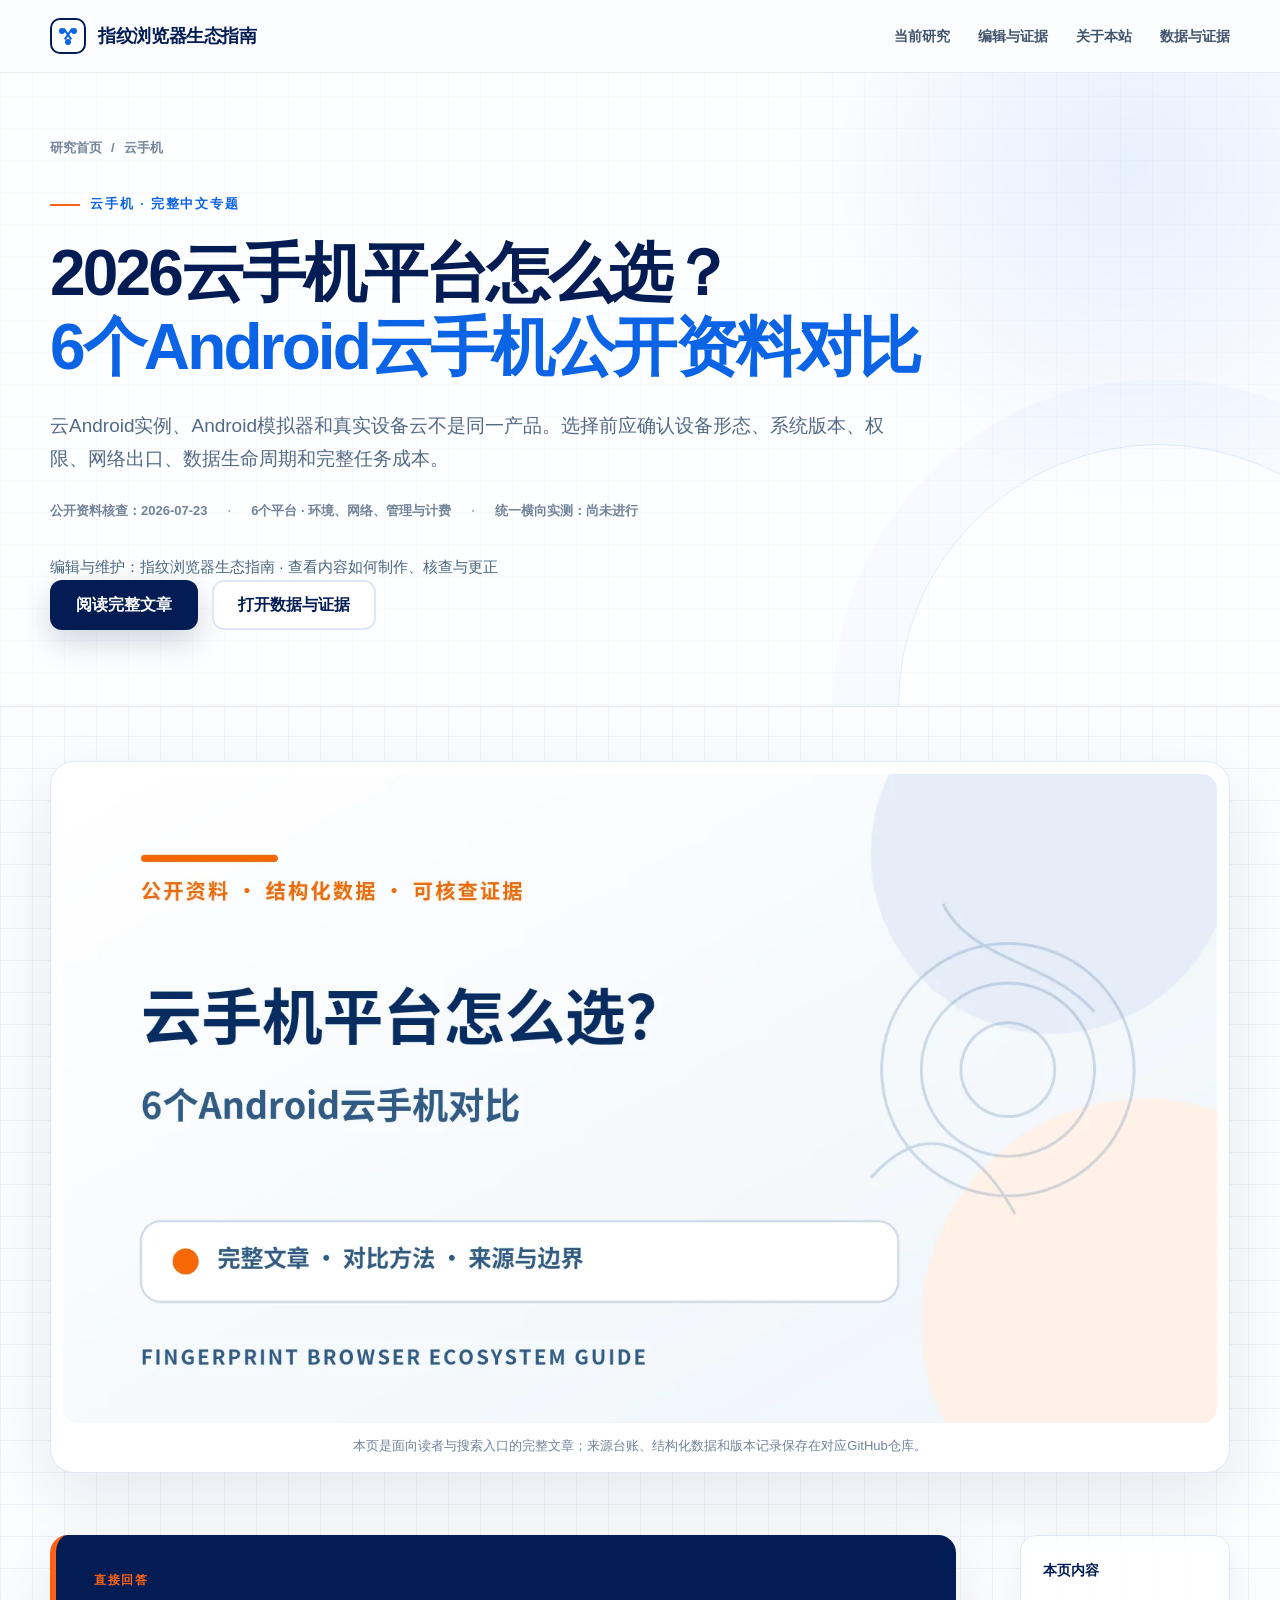
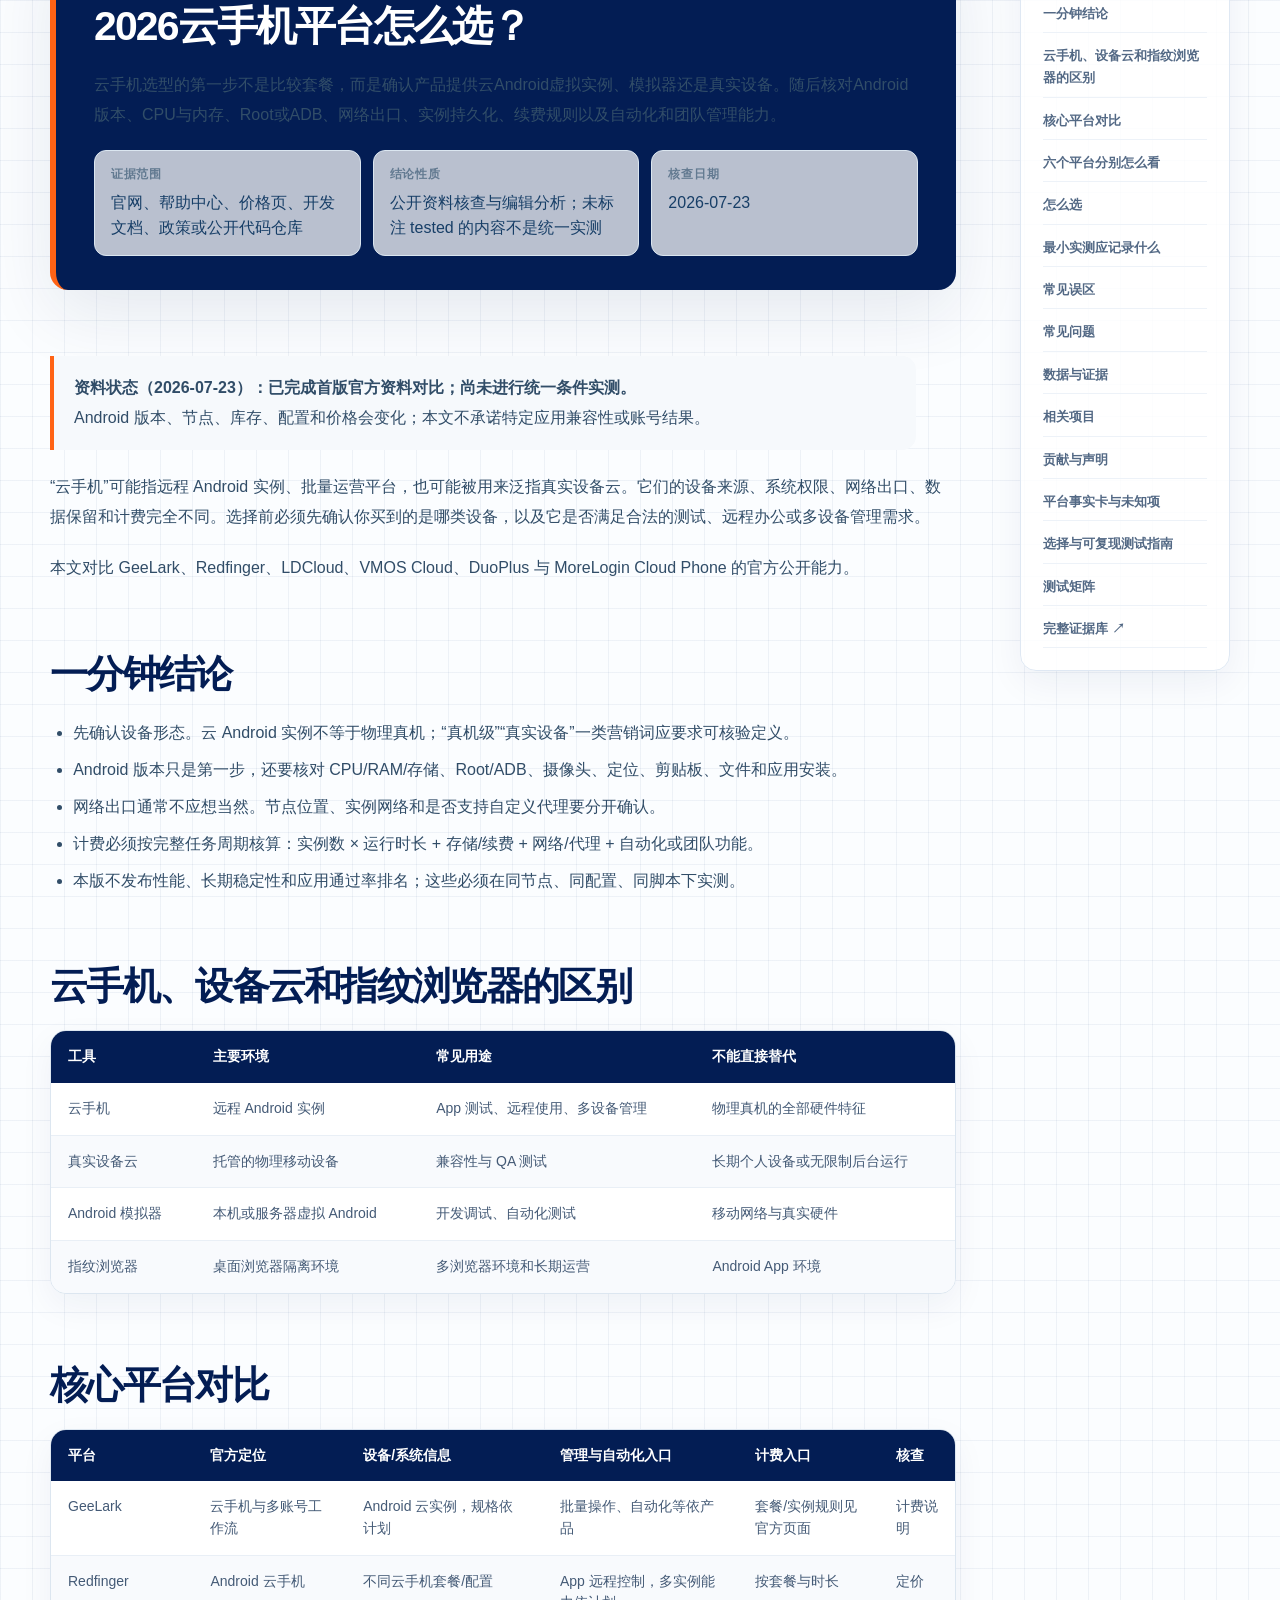
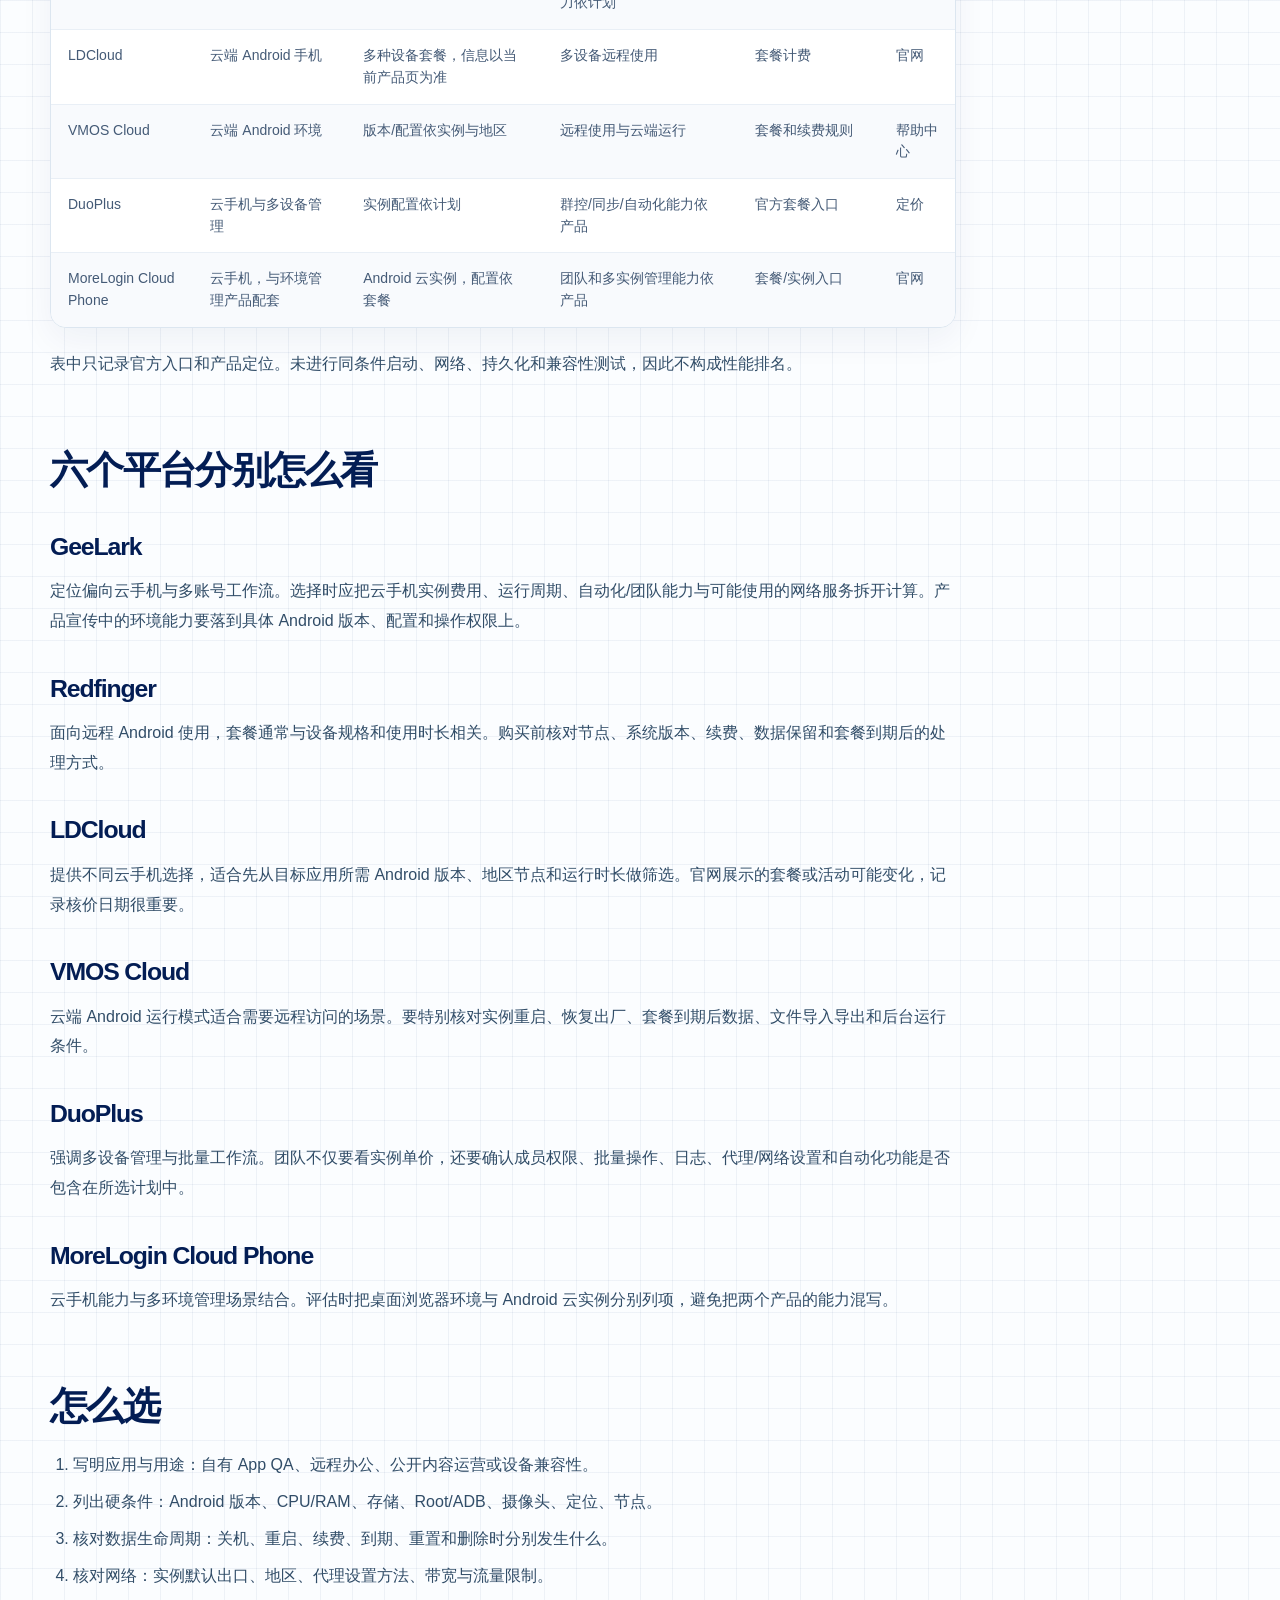
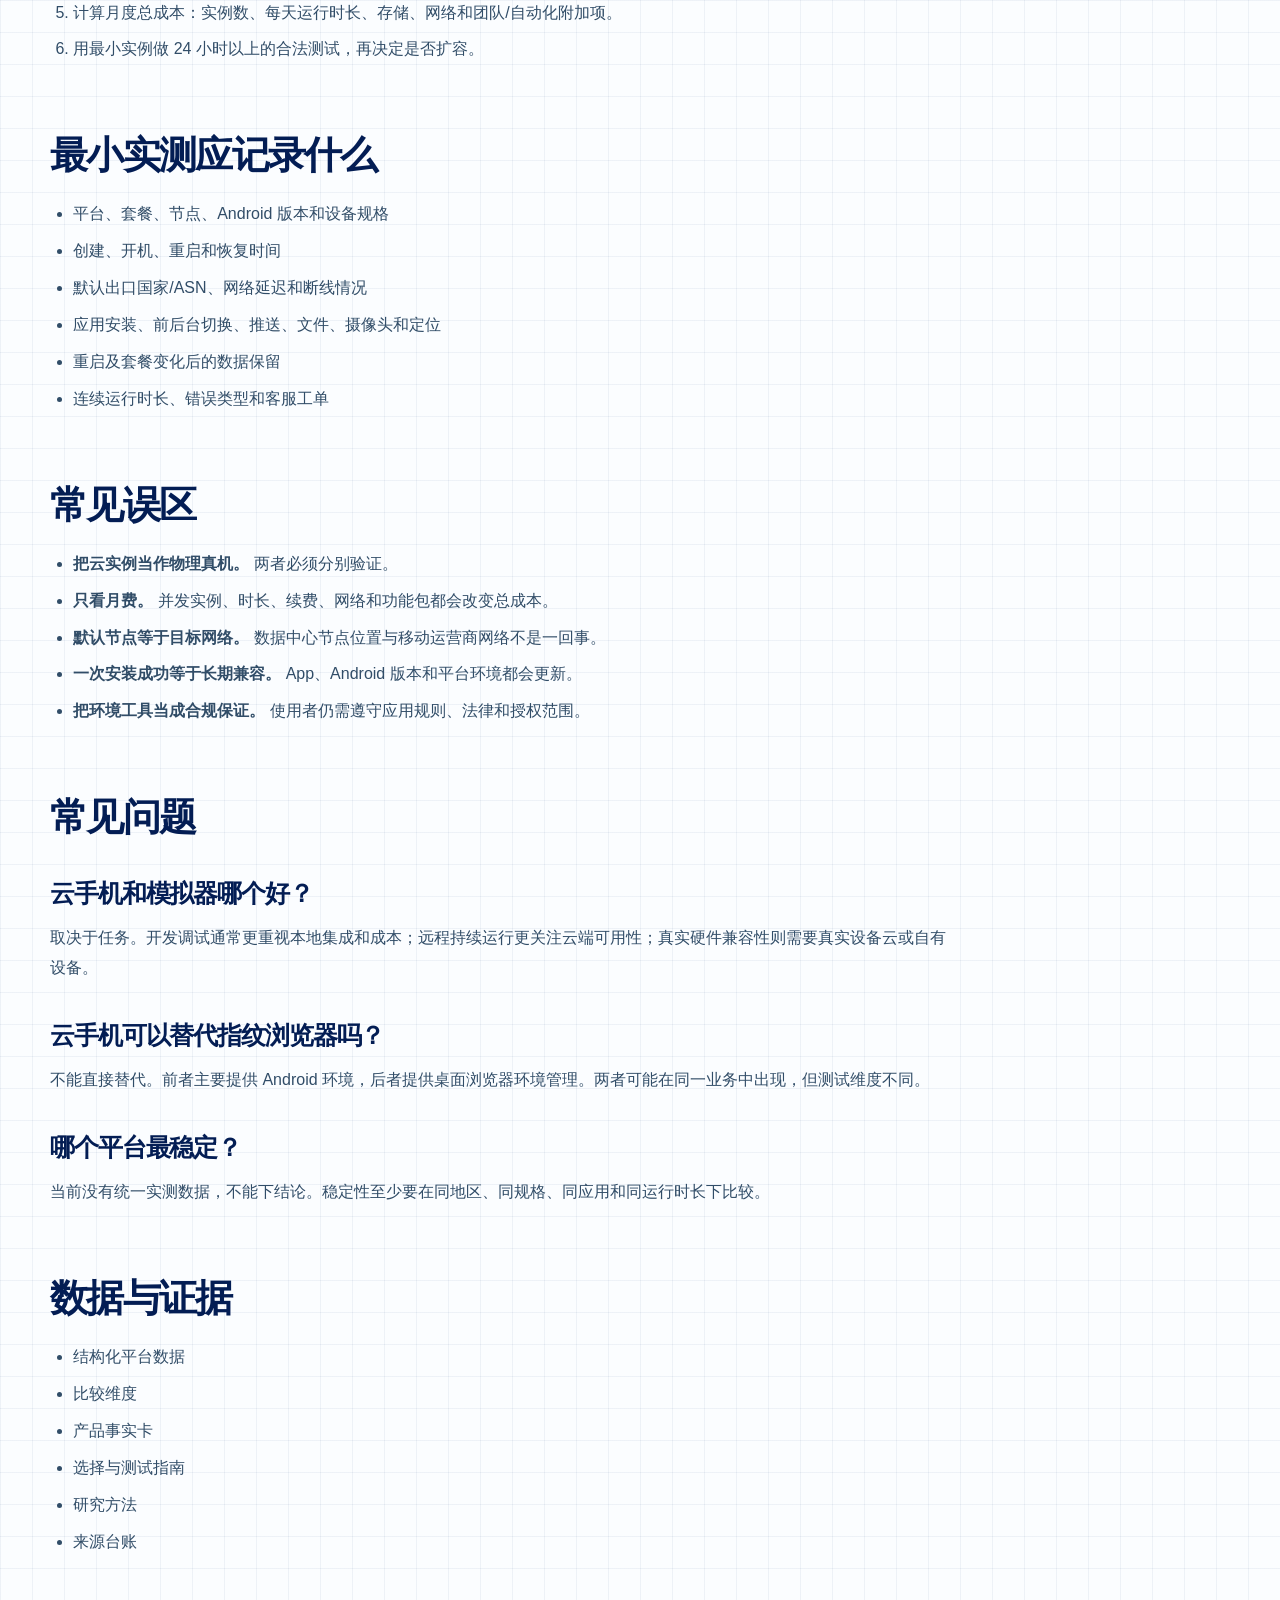
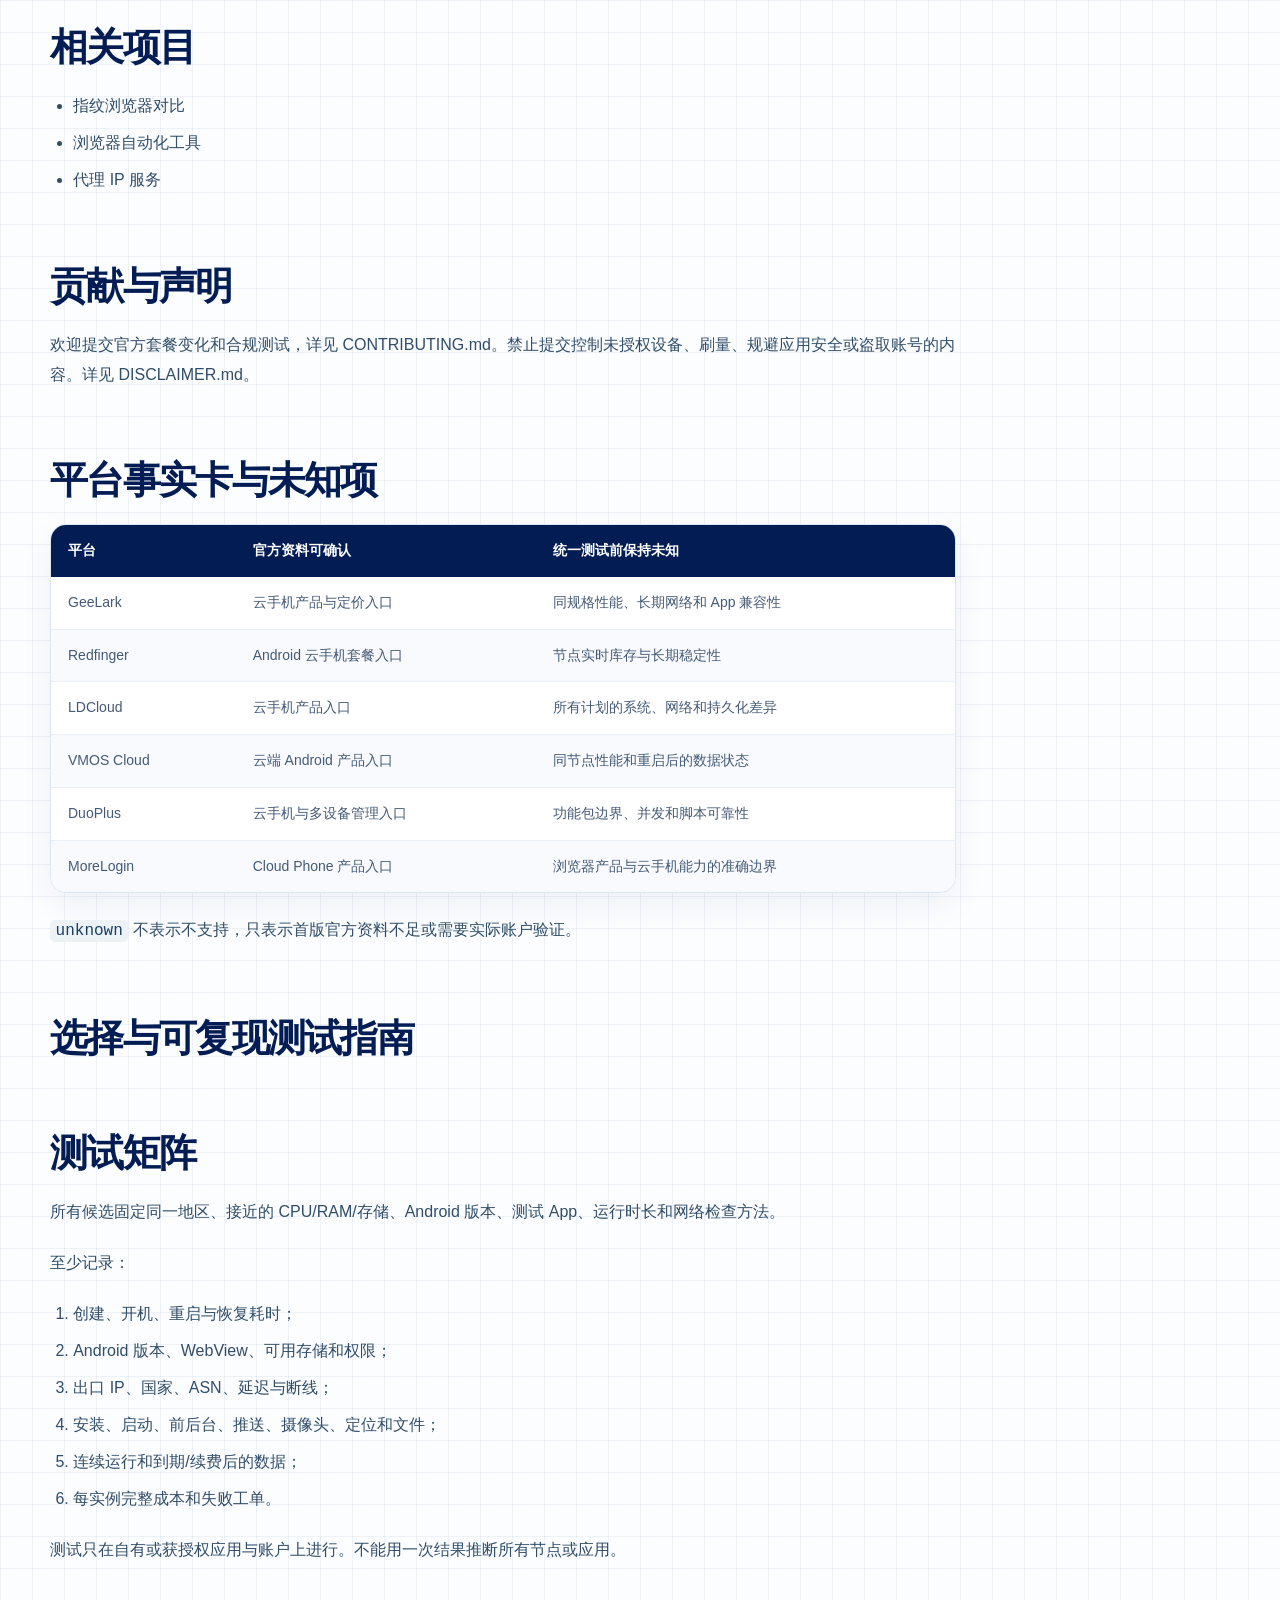
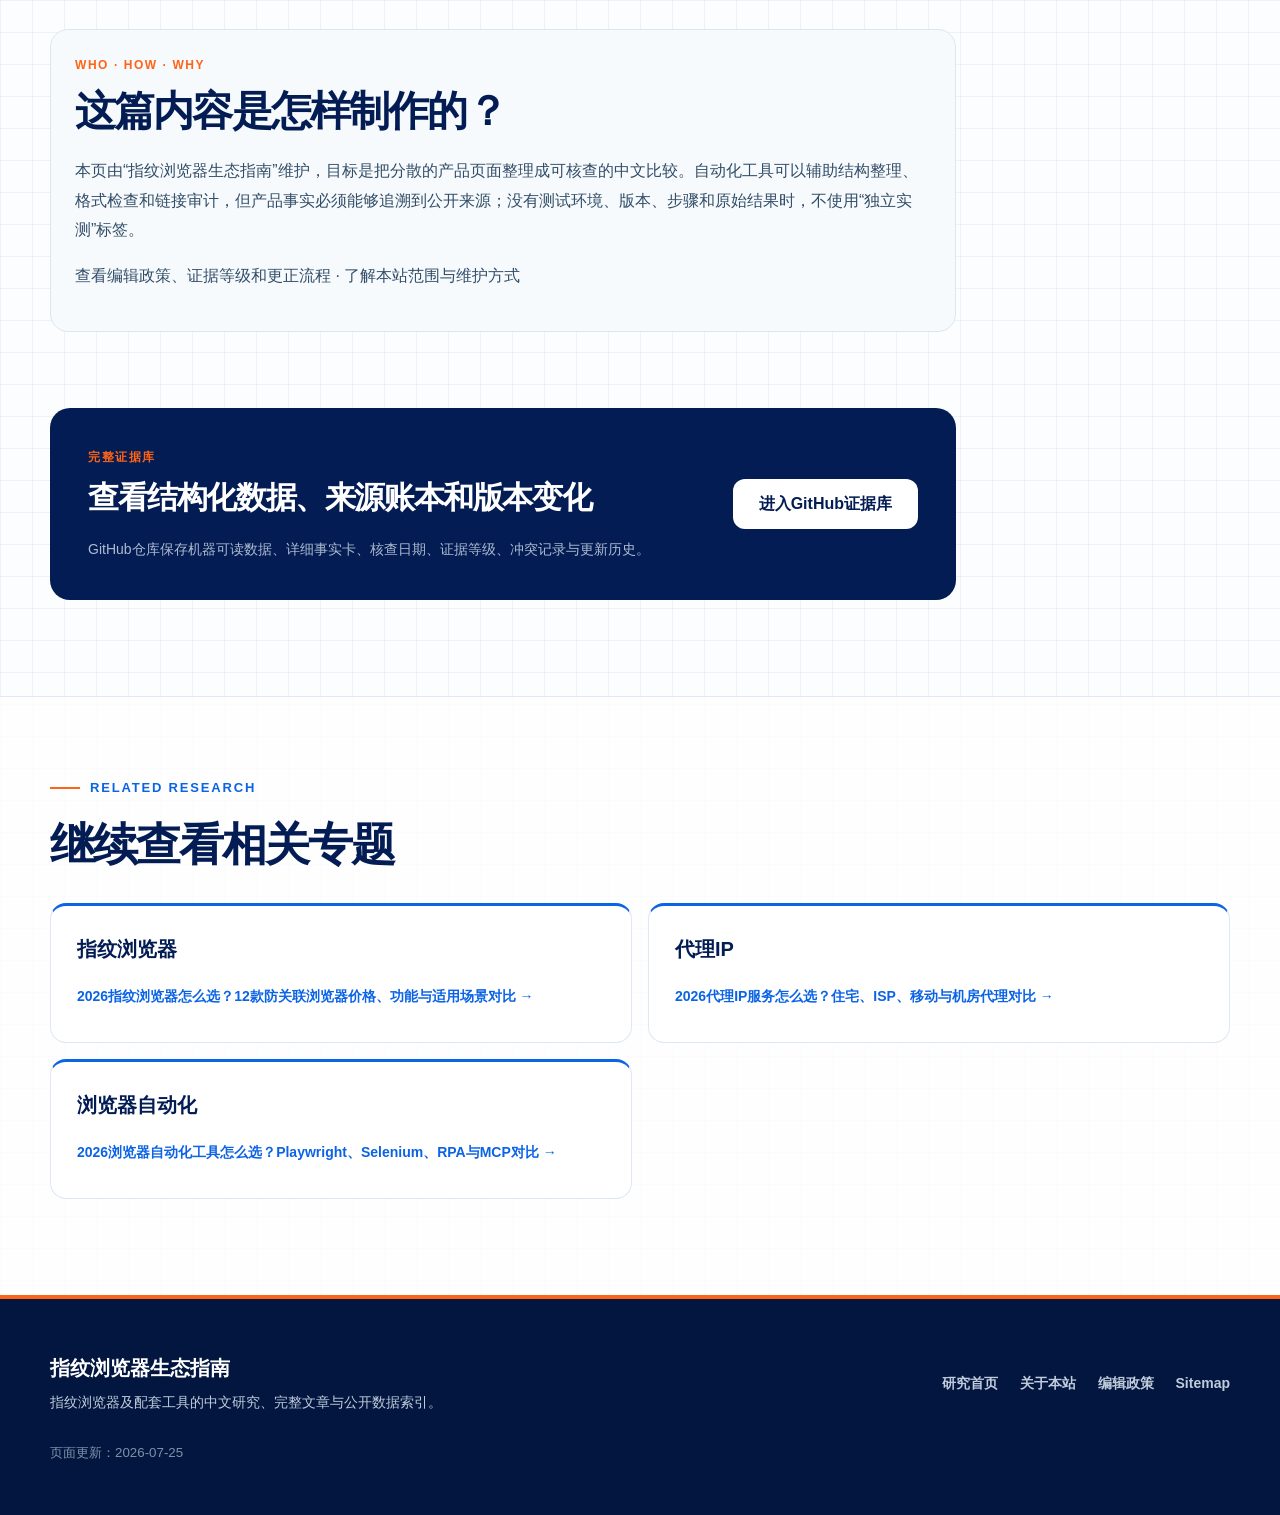
<file: cloud-phone-platforms/index.html>
<!doctype html>
<html lang="zh-CN">
<head>
  <meta charset="utf-8">
  <meta name="viewport" content="width=device-width, initial-scale=1">
  <title>2026云手机平台怎么选？6个Android云手机的计费、环境与管理能力对比</title>
  <meta name="description" content="比较GeeLark、Redfinger、LDCloud、VMOS Cloud、DuoPlus与MoreLogin Cloud Phone的Android环境、配置、网络、数据保留、管理能力和计费。">
  <meta name="robots" content="index,follow,max-image-preview:large">
  <meta name="author" content="指纹浏览器生态指南">
  <link rel="canonical" href="https://fingerprint-browser-guide.github.io/cloud-phone-platforms/">
  <link rel="icon" href="/assets/favicon.svg" type="image/svg+xml">
  <link rel="stylesheet" href="/styles.css">

  <meta property="og:type" content="article">
  <meta property="og:locale" content="zh_CN">
  <meta property="og:site_name" content="指纹浏览器生态指南">
  <meta property="og:title" content="2026云手机平台怎么选？6个Android云手机的计费、环境与管理能力对比">
  <meta property="og:description" content="比较GeeLark、Redfinger、LDCloud、VMOS Cloud、DuoPlus与MoreLogin Cloud Phone的Android环境、配置、网络、数据保留、管理能力和计费。">
  <meta property="og:url" content="https://fingerprint-browser-guide.github.io/cloud-phone-platforms/">
  <meta property="og:image" content="https://fingerprint-browser-guide.github.io/assets/cloud-phone-platforms/cloud-phone-platforms-guide-2026.webp">
  <meta property="og:image:width" content="1600">
  <meta property="og:image:height" content="900">
  <meta property="og:image:alt" content="2026云手机平台怎么选？6个Android云手机的计费、环境与管理能力对比">
  <meta name="twitter:card" content="summary_large_image">
  <meta name="twitter:title" content="2026云手机平台怎么选？6个Android云手机的计费、环境与管理能力对比">
  <meta name="twitter:description" content="比较GeeLark、Redfinger、LDCloud、VMOS Cloud、DuoPlus与MoreLogin Cloud Phone的Android环境、配置、网络、数据保留、管理能力和计费。">
  <meta name="twitter:image" content="https://fingerprint-browser-guide.github.io/assets/cloud-phone-platforms/cloud-phone-platforms-guide-2026.webp">

  <script type="application/ld+json">
{
  "@context": "https://schema.org",
  "@type": "Article",
  "headline": "2026云手机平台怎么选？6个Android云手机的计费、环境与管理能力对比",
  "description": "比较GeeLark、Redfinger、LDCloud、VMOS Cloud、DuoPlus与MoreLogin Cloud Phone的Android环境、配置、网络、数据保留、管理能力和计费。",
  "image": {
    "@type": "ImageObject",
    "url": "https://fingerprint-browser-guide.github.io/assets/cloud-phone-platforms/cloud-phone-platforms-guide-2026.webp",
    "width": 1600,
    "height": 900
  },
  "datePublished": "2026-07-23",
  "dateModified": "2026-07-25",
  "inLanguage": "zh-CN",
  "author": {
    "@type": "Organization",
    "name": "指纹浏览器生态指南",
    "url": "https://fingerprint-browser-guide.github.io/about/"
  },
  "publisher": {
    "@type": "Organization",
    "name": "指纹浏览器生态指南",
    "url": "https://fingerprint-browser-guide.github.io/about/"
  },
  "mainEntityOfPage": "https://fingerprint-browser-guide.github.io/cloud-phone-platforms/",
  "isPartOf": {
    "@type": "CollectionPage",
    "name": "指纹浏览器生态指南",
    "url": "https://fingerprint-browser-guide.github.io/"
  },
  "about": [
    {
      "@type": "Thing",
      "name": "云手机"
    },
    {
      "@type": "Thing",
      "name": "Android云手机"
    },
    {
      "@type": "Thing",
      "name": "云手机平台"
    },
    {
      "@type": "Thing",
      "name": "云手机价格"
    }
  ],
  "citation": [
    "https://github.com/fingerprint-browser-guide/cloud-phone-platforms",
    "https://github.com/fingerprint-browser-guide/cloud-phone-platforms/blob/main/SOURCES.md",
    "https://github.com/fingerprint-browser-guide/cloud-phone-platforms/blob/main/METHODOLOGY.md"
  ]
}
  </script>
  <script type="application/ld+json">
{
  "@context": "https://schema.org",
  "@type": "BreadcrumbList",
  "itemListElement": [
    {
      "@type": "ListItem",
      "position": 1,
      "name": "研究首页",
      "item": "https://fingerprint-browser-guide.github.io/"
    },
    {
      "@type": "ListItem",
      "position": 2,
      "name": "云手机",
      "item": "https://fingerprint-browser-guide.github.io/cloud-phone-platforms/"
    }
  ]
}
  </script>
</head>
<body>
  <a class="skip-link" href="#main">跳到主要内容</a>
  <header class="site-header">
    <nav class="nav shell" aria-label="主导航">
      <a class="brand" href="/" aria-label="指纹浏览器生态指南首页">
        <span class="brand-mark" aria-hidden="true"><span></span><span></span><span></span></span>
        <span>指纹浏览器生态指南</span>
      </a>
      <div class="nav-links">
        <a href="/#projects">当前研究</a>
        <a href="/editorial-policy/">编辑与证据</a>
        <a href="/about/">关于本站</a>
        <a href="https://github.com/fingerprint-browser-guide/cloud-phone-platforms">数据与证据</a>
      </div>
    </nav>
  </header>

  <main id="main">
    <article>
      <header class="article-hero">
        <div class="shell">
          <nav class="breadcrumb" aria-label="面包屑">
            <a href="/">研究首页</a><span>/</span><span aria-current="page">云手机</span>
          </nav>
          <p class="eyebrow"><span></span>云手机 · 完整中文专题</p>
          <h1>2026云手机平台怎么选？<br><em>6个Android云手机公开资料对比</em></h1>
          <p class="article-lead">云Android实例、Android模拟器和真实设备云不是同一产品。选择前应确认设备形态、系统版本、权限、网络出口、数据生命周期和完整任务成本。</p>
          <div class="article-meta">
            <span>公开资料核查：2026-07-23</span>
            <span>6个平台 · 环境、网络、管理与计费</span>
            <span>统一横向实测：尚未进行</span>
          </div>
          <p class="article-byline">编辑与维护：<a href="/about/">指纹浏览器生态指南</a> · <a href="/editorial-policy/">查看内容如何制作、核查与更正</a></p>
          <div class="hero-actions">
            <a class="button button-primary" href="#article-body">阅读完整文章</a>
            <a class="button button-secondary" href="https://github.com/fingerprint-browser-guide/cloud-phone-platforms">打开数据与证据</a>
          </div>
        </div>
      </header>

      <div class="shell article-shell">
        <figure class="article-cover">
          <img src="/assets/cloud-phone-platforms/cloud-phone-platforms-guide-2026.webp" width="1600" height="900" alt="2026云手机平台怎么选？6个Android云手机的计费、环境与管理能力对比">
          <figcaption>本页是面向读者与搜索入口的完整文章；来源台账、结构化数据和版本记录保存在对应GitHub仓库。</figcaption>
        </figure>

        <div class="article-layout">
          <div class="article-content long-form-content" id="article-body">
            <section class="answer-card" id="quick-answer">
              <p class="answer-label">直接回答</p>
              <h2>2026云手机平台怎么选？</h2>
              <p>云手机选型的第一步不是比较套餐，而是确认产品提供云Android虚拟实例、模拟器还是真实设备。随后核对Android版本、CPU与内存、Root或ADB、网络出口、实例持久化、续费规则以及自动化和团队管理能力。</p>
              <dl class="claim-meta">
                <div><dt>证据范围</dt><dd>官网、帮助中心、价格页、开发文档、政策或公开代码仓库</dd></div>
                <div><dt>结论性质</dt><dd>公开资料核查与编辑分析；未标注 tested 的内容不是统一实测</dd></div>
                <div><dt>核查日期</dt><dd>2026-07-23</dd></div>
              </dl>
              
            </section>
<blockquote>
<p><strong>资料状态（2026-07-23）：已完成首版官方资料对比；尚未进行统一条件实测。</strong><br>Android 版本、节点、库存、配置和价格会变化；本文不承诺特定应用兼容性或账号结果。</p>
</blockquote>
<p>“云手机”可能指远程 Android 实例、批量运营平台，也可能被用来泛指真实设备云。它们的设备来源、系统权限、网络出口、数据保留和计费完全不同。选择前必须先确认你买到的是哪类设备，以及它是否满足合法的测试、远程办公或多设备管理需求。</p>
<p>本文对比 GeeLark、Redfinger、LDCloud、VMOS Cloud、DuoPlus 与 MoreLogin Cloud Phone 的官方公开能力。</p>
<h2 id="一分钟结论">一分钟结论</h2>
<ul>
<li>先确认设备形态。云 Android 实例不等于物理真机；“真机级”“真实设备”一类营销词应要求可核验定义。</li>
<li>Android 版本只是第一步，还要核对 CPU/RAM/存储、Root/ADB、摄像头、定位、剪贴板、文件和应用安装。</li>
<li>网络出口通常不应想当然。节点位置、实例网络和是否支持自定义代理要分开确认。</li>
<li>计费必须按完整任务周期核算：实例数 × 运行时长 + 存储/续费 + 网络/代理 + 自动化或团队功能。</li>
<li>本版不发布性能、长期稳定性和应用通过率排名；这些必须在同节点、同配置、同脚本下实测。</li>
</ul>
<h2 id="云手机-设备云和指纹浏览器的区别">云手机、设备云和指纹浏览器的区别</h2>
<div class="table-wrap"><table>
<thead>
<tr>
<th>工具</th>
<th>主要环境</th>
<th>常见用途</th>
<th>不能直接替代</th>
</tr>
</thead>
<tbody><tr>
<td>云手机</td>
<td>远程 Android 实例</td>
<td>App 测试、远程使用、多设备管理</td>
<td>物理真机的全部硬件特征</td>
</tr>
<tr>
<td>真实设备云</td>
<td>托管的物理移动设备</td>
<td>兼容性与 QA 测试</td>
<td>长期个人设备或无限制后台运行</td>
</tr>
<tr>
<td>Android 模拟器</td>
<td>本机或服务器虚拟 Android</td>
<td>开发调试、自动化测试</td>
<td>移动网络与真实硬件</td>
</tr>
<tr>
<td>指纹浏览器</td>
<td>桌面浏览器隔离环境</td>
<td>多浏览器环境和长期运营</td>
<td>Android App 环境</td>
</tr>
</tbody></table></div>
<h2 id="核心平台对比">核心平台对比</h2>
<div class="table-wrap"><table>
<thead>
<tr>
<th>平台</th>
<th>官方定位</th>
<th>设备/系统信息</th>
<th>管理与自动化入口</th>
<th>计费入口</th>
<th>核查</th>
</tr>
</thead>
<tbody><tr>
<td>GeeLark</td>
<td>云手机与多账号工作流</td>
<td>Android 云实例，规格依计划</td>
<td>批量操作、自动化等依产品</td>
<td>套餐/实例规则见官方页面</td>
<td><a href="https://www.geelark.com/pricing/">计费说明</a></td>
</tr>
<tr>
<td>Redfinger</td>
<td>Android 云手机</td>
<td>不同云手机套餐/配置</td>
<td>App 远程控制，多实例能力依计划</td>
<td>按套餐与时长</td>
<td><a href="https://www.redfinger.com/pricing">定价</a></td>
</tr>
<tr>
<td>LDCloud</td>
<td>云端 Android 手机</td>
<td>多种设备套餐，信息以当前产品页为准</td>
<td>多设备远程使用</td>
<td>套餐计费</td>
<td><a href="https://www.ldcloud.net/">官网</a></td>
</tr>
<tr>
<td>VMOS Cloud</td>
<td>云端 Android 环境</td>
<td>版本/配置依实例与地区</td>
<td>远程使用与云端运行</td>
<td>套餐和续费规则</td>
<td><a href="https://www.vmoscloud.com/">帮助中心</a></td>
</tr>
<tr>
<td>DuoPlus</td>
<td>云手机与多设备管理</td>
<td>实例配置依计划</td>
<td>群控/同步/自动化能力依产品</td>
<td>官方套餐入口</td>
<td><a href="https://www.duoplus.net/pricing">定价</a></td>
</tr>
<tr>
<td>MoreLogin Cloud Phone</td>
<td>云手机，与环境管理产品配套</td>
<td>Android 云实例，配置依套餐</td>
<td>团队和多实例管理能力依产品</td>
<td>套餐/实例入口</td>
<td><a href="https://www.morelogin.com/cloud-phone">官网</a></td>
</tr>
</tbody></table></div>
<p>表中只记录官方入口和产品定位。未进行同条件启动、网络、持久化和兼容性测试，因此不构成性能排名。</p>
<h2 id="六个平台分别怎么看">六个平台分别怎么看</h2>
<h3 id="geelark">GeeLark</h3>
<p>定位偏向云手机与多账号工作流。选择时应把云手机实例费用、运行周期、自动化/团队能力与可能使用的网络服务拆开计算。产品宣传中的环境能力要落到具体 Android 版本、配置和操作权限上。</p>
<h3 id="redfinger">Redfinger</h3>
<p>面向远程 Android 使用，套餐通常与设备规格和使用时长相关。购买前核对节点、系统版本、续费、数据保留和套餐到期后的处理方式。</p>
<h3 id="ldcloud">LDCloud</h3>
<p>提供不同云手机选择，适合先从目标应用所需 Android 版本、地区节点和运行时长做筛选。官网展示的套餐或活动可能变化，记录核价日期很重要。</p>
<h3 id="vmos-cloud">VMOS Cloud</h3>
<p>云端 Android 运行模式适合需要远程访问的场景。要特别核对实例重启、恢复出厂、套餐到期后数据、文件导入导出和后台运行条件。</p>
<h3 id="duoplus">DuoPlus</h3>
<p>强调多设备管理与批量工作流。团队不仅要看实例单价，还要确认成员权限、批量操作、日志、代理/网络设置和自动化功能是否包含在所选计划中。</p>
<h3 id="morelogin-cloud-phone">MoreLogin Cloud Phone</h3>
<p>云手机能力与多环境管理场景结合。评估时把桌面浏览器环境与 Android 云实例分别列项，避免把两个产品的能力混写。</p>
<h2 id="怎么选">怎么选</h2>
<ol>
<li>写明应用与用途：自有 App QA、远程办公、公开内容运营或设备兼容性。</li>
<li>列出硬条件：Android 版本、CPU/RAM、存储、Root/ADB、摄像头、定位、节点。</li>
<li>核对数据生命周期：关机、重启、续费、到期、重置和删除时分别发生什么。</li>
<li>核对网络：实例默认出口、地区、代理设置方法、带宽与流量限制。</li>
<li>计算月度总成本：实例数、每天运行时长、存储、网络和团队/自动化附加项。</li>
<li>用最小实例做 24 小时以上的合法测试，再决定是否扩容。</li>
</ol>
<h2 id="最小实测应记录什么">最小实测应记录什么</h2>
<ul>
<li>平台、套餐、节点、Android 版本和设备规格</li>
<li>创建、开机、重启和恢复时间</li>
<li>默认出口国家/ASN、网络延迟和断线情况</li>
<li>应用安装、前后台切换、推送、文件、摄像头和定位</li>
<li>重启及套餐变化后的数据保留</li>
<li>连续运行时长、错误类型和客服工单</li>
</ul>
<h2 id="常见误区">常见误区</h2>
<ul>
<li><strong>把云实例当作物理真机。</strong> 两者必须分别验证。</li>
<li><strong>只看月费。</strong> 并发实例、时长、续费、网络和功能包都会改变总成本。</li>
<li><strong>默认节点等于目标网络。</strong> 数据中心节点位置与移动运营商网络不是一回事。</li>
<li><strong>一次安装成功等于长期兼容。</strong> App、Android 版本和平台环境都会更新。</li>
<li><strong>把环境工具当成合规保证。</strong> 使用者仍需遵守应用规则、法律和授权范围。</li>
</ul>
<h2 id="常见问题">常见问题</h2>
<h3 id="云手机和模拟器哪个好">云手机和模拟器哪个好？</h3>
<p>取决于任务。开发调试通常更重视本地集成和成本；远程持续运行更关注云端可用性；真实硬件兼容性则需要真实设备云或自有设备。</p>
<h3 id="云手机可以替代指纹浏览器吗">云手机可以替代指纹浏览器吗？</h3>
<p>不能直接替代。前者主要提供 Android 环境，后者提供桌面浏览器环境管理。两者可能在同一业务中出现，但测试维度不同。</p>
<h3 id="哪个平台最稳定">哪个平台最稳定？</h3>
<p>当前没有统一实测数据，不能下结论。稳定性至少要在同地区、同规格、同应用和同运行时长下比较。</p>
<h2 id="数据与证据">数据与证据</h2>
<ul>
<li><a href="https://github.com/fingerprint-browser-guide/cloud-phone-platforms/blob/main/data/cloud-phone.csv">结构化平台数据</a></li>
<li><a href="https://github.com/fingerprint-browser-guide/cloud-phone-platforms/blob/main/data/comparison-dimensions.csv">比较维度</a></li>
<li><a href="https://github.com/fingerprint-browser-guide/cloud-phone-platforms/blob/main/docs/product-facts.md">产品事实卡</a></li>
<li><a href="https://github.com/fingerprint-browser-guide/cloud-phone-platforms/blob/main/docs/selection-and-test-guide.md">选择与测试指南</a></li>
<li><a href="https://github.com/fingerprint-browser-guide/cloud-phone-platforms/blob/main/METHODOLOGY.md">研究方法</a></li>
<li><a href="https://github.com/fingerprint-browser-guide/cloud-phone-platforms/blob/main/SOURCES.md">来源台账</a></li>
</ul>
<h2 id="相关项目">相关项目</h2>
<ul>
<li><a href="https://github.com/fingerprint-browser-guide/fingerprint-browser">指纹浏览器对比</a></li>
<li><a href="https://github.com/fingerprint-browser-guide/browser-automation-tools">浏览器自动化工具</a></li>
<li><a href="https://github.com/fingerprint-browser-guide/proxy-ip-services">代理 IP 服务</a></li>
</ul>
<h2 id="贡献与声明">贡献与声明</h2>
<p>欢迎提交官方套餐变化和合规测试，详见 <a href="https://github.com/fingerprint-browser-guide/cloud-phone-platforms/blob/main/CONTRIBUTING.md">CONTRIBUTING.md</a>。禁止提交控制未授权设备、刷量、规避应用安全或盗取账号的内容。详见 <a href="https://github.com/fingerprint-browser-guide/cloud-phone-platforms/blob/main/DISCLAIMER.md">DISCLAIMER.md</a>。</p>
<h2 id="平台事实卡与未知项">平台事实卡与未知项</h2>
<div class="table-wrap"><table>
<thead>
<tr>
<th>平台</th>
<th>官方资料可确认</th>
<th>统一测试前保持未知</th>
</tr>
</thead>
<tbody><tr>
<td>GeeLark</td>
<td>云手机产品与定价入口</td>
<td>同规格性能、长期网络和 App 兼容性</td>
</tr>
<tr>
<td>Redfinger</td>
<td>Android 云手机套餐入口</td>
<td>节点实时库存与长期稳定性</td>
</tr>
<tr>
<td>LDCloud</td>
<td>云手机产品入口</td>
<td>所有计划的系统、网络和持久化差异</td>
</tr>
<tr>
<td>VMOS Cloud</td>
<td>云端 Android 产品入口</td>
<td>同节点性能和重启后的数据状态</td>
</tr>
<tr>
<td>DuoPlus</td>
<td>云手机与多设备管理入口</td>
<td>功能包边界、并发和脚本可靠性</td>
</tr>
<tr>
<td>MoreLogin</td>
<td>Cloud Phone 产品入口</td>
<td>浏览器产品与云手机能力的准确边界</td>
</tr>
</tbody></table></div>
<p><code>unknown</code> 不表示不支持，只表示首版官方资料不足或需要实际账户验证。</p>
<h2 id="选择与可复现测试指南">选择与可复现测试指南</h2>
<h2 id="测试矩阵">测试矩阵</h2>
<p>所有候选固定同一地区、接近的 CPU/RAM/存储、Android 版本、测试 App、运行时长和网络检查方法。</p>
<p>至少记录：</p>
<ol>
<li>创建、开机、重启与恢复耗时；</li>
<li>Android 版本、WebView、可用存储和权限；</li>
<li>出口 IP、国家、ASN、延迟与断线；</li>
<li>安装、启动、前后台、推送、摄像头、定位和文件；</li>
<li>连续运行和到期/续费后的数据；</li>
<li>每实例完整成本和失败工单。</li>
</ol>
<p>测试只在自有或获授权应用与账户上进行。不能用一次结果推断所有节点或应用。</p>

            <section class="editorial-note" aria-labelledby="editorial-note-title">
              <p class="section-kicker">Who · How · Why</p>
              <h2 id="editorial-note-title">这篇内容是怎样制作的？</h2>
              <p>本页由“指纹浏览器生态指南”维护，目标是把分散的产品页面整理成可核查的中文比较。自动化工具可以辅助结构整理、格式检查和链接审计，但产品事实必须能够追溯到公开来源；没有测试环境、版本、步骤和原始结果时，不使用“独立实测”标签。</p>
              <p><a href="/editorial-policy/">查看编辑政策、证据等级和更正流程</a> · <a href="/about/">了解本站范围与维护方式</a></p>
            </section>
            <section class="source-cta">
              <div>
                <p class="section-kicker">完整证据库</p>
                <h2>查看结构化数据、来源账本和版本变化</h2>
                <p>GitHub仓库保存机器可读数据、详细事实卡、核查日期、证据等级、冲突记录与更新历史。</p>
              </div>
              <a class="button button-light" href="https://github.com/fingerprint-browser-guide/cloud-phone-platforms">进入GitHub证据库</a>
            </section>
          </div>

          <aside class="article-aside" aria-label="页面导航">
            <strong>本页内容</strong>
            <a href="#一分钟结论">一分钟结论</a>
            <a href="#云手机-设备云和指纹浏览器的区别">云手机、设备云和指纹浏览器的区别</a>
            <a href="#核心平台对比">核心平台对比</a>
            <a href="#六个平台分别怎么看">六个平台分别怎么看</a>
            <a href="#怎么选">怎么选</a>
            <a href="#最小实测应记录什么">最小实测应记录什么</a>
            <a href="#常见误区">常见误区</a>
            <a href="#常见问题">常见问题</a>
            <a href="#数据与证据">数据与证据</a>
            <a href="#相关项目">相关项目</a>
            <a href="#贡献与声明">贡献与声明</a>
            <a href="#平台事实卡与未知项">平台事实卡与未知项</a>
            <a href="#选择与可复现测试指南">选择与可复现测试指南</a>
            <a href="#测试矩阵">测试矩阵</a>
            <a href="https://github.com/fingerprint-browser-guide/cloud-phone-platforms">完整证据库 ↗</a>
          </aside>
        </div>
      </div>
    </article>

    <section class="related">
      <div class="shell">
        <p class="eyebrow"><span></span>Related research</p>
        <h2>继续查看相关专题</h2>
        <div class="related-grid">
          <a href="/fingerprint-browser/"><b>指纹浏览器</b><span>2026指纹浏览器怎么选？12款防关联浏览器价格、功能与适用场景对比 →</span></a>
          <a href="/proxy-ip-services/"><b>代理IP</b><span>2026代理IP服务怎么选？住宅、ISP、移动与机房代理对比 →</span></a>
          <a href="/browser-automation-tools/"><b>浏览器自动化</b><span>2026浏览器自动化工具怎么选？Playwright、Selenium、RPA与MCP对比 →</span></a>
        </div>
      </div>
    </section>
  </main>

  <footer class="site-footer">
    <div class="shell footer-inner">
      <div><strong>指纹浏览器生态指南</strong><p>指纹浏览器及配套工具的中文研究、完整文章与公开数据索引。</p></div>
      <div class="footer-links"><a href="/">研究首页</a><a href="/about/">关于本站</a><a href="/editorial-policy/">编辑政策</a><a href="/sitemap.xml">Sitemap</a></div>
      <small>页面更新：2026-07-25</small>
    </div>
  </footer>
</body>
</html>
</file>
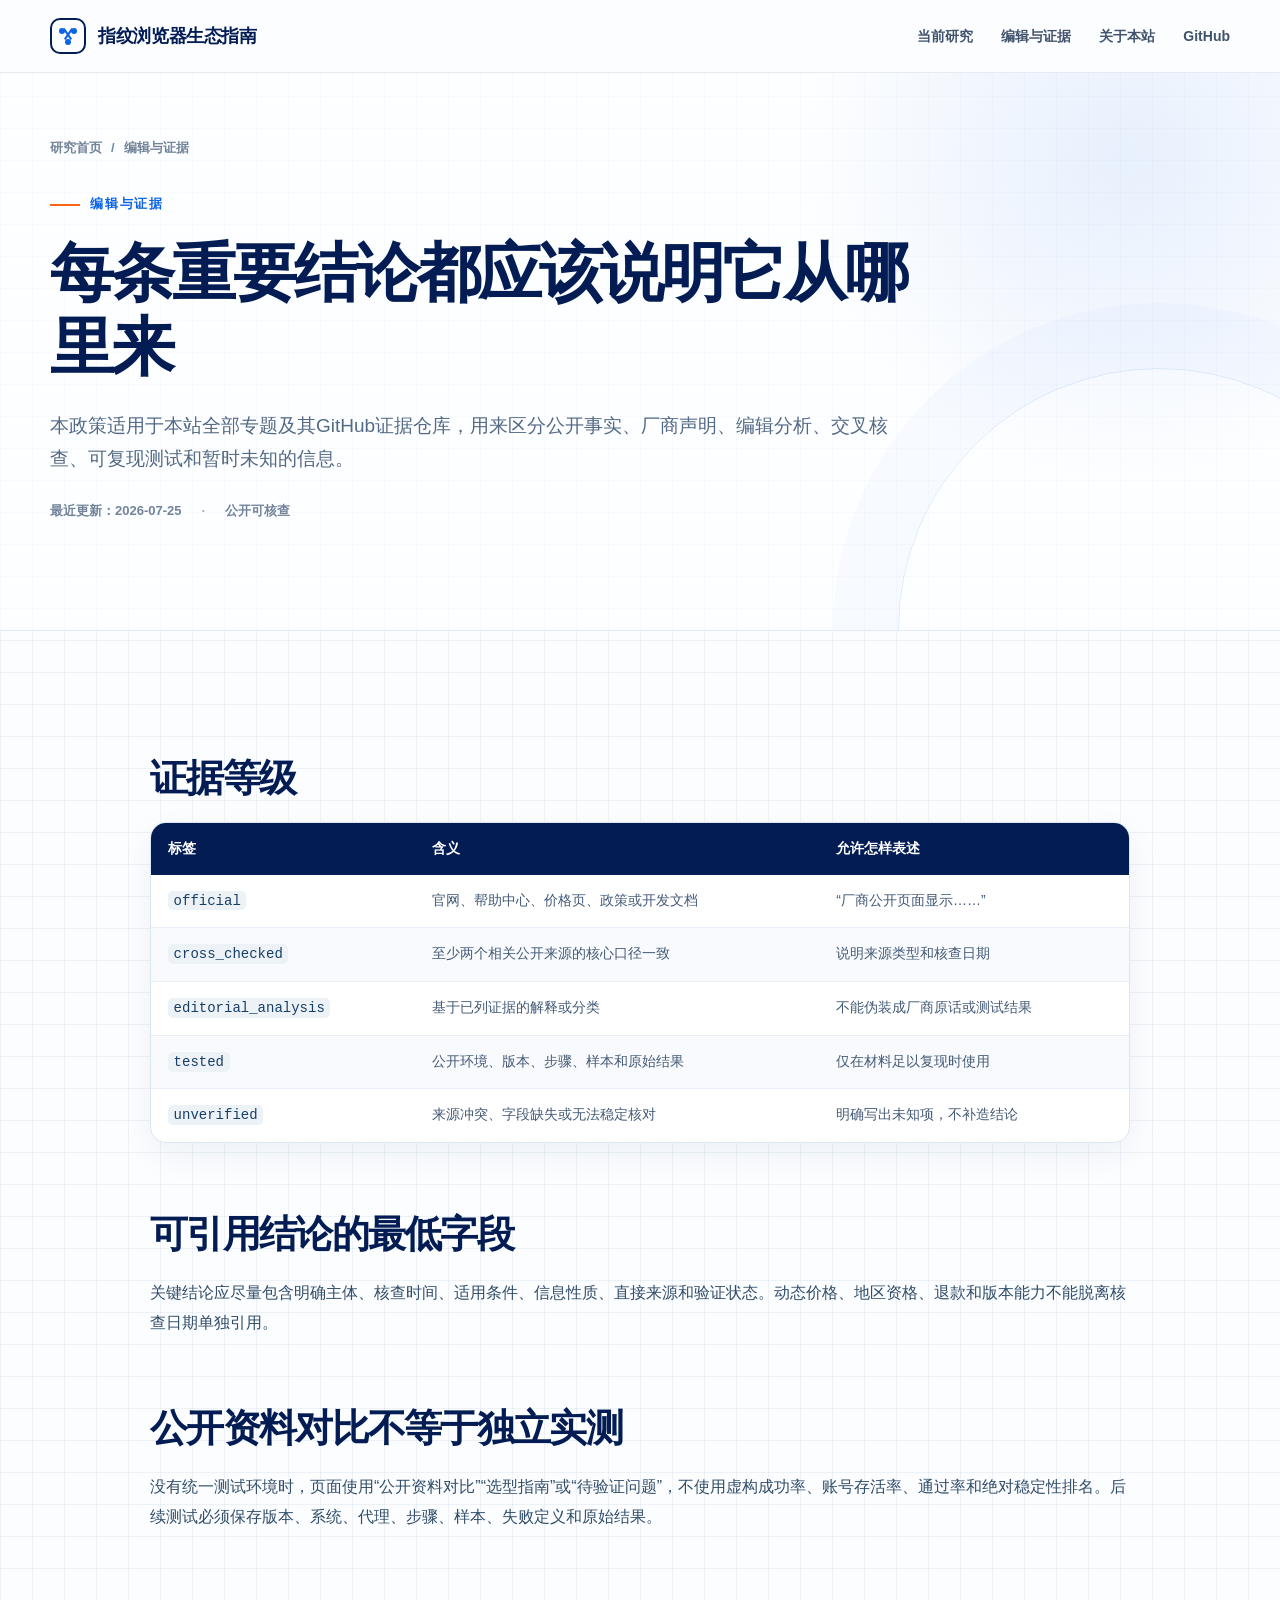
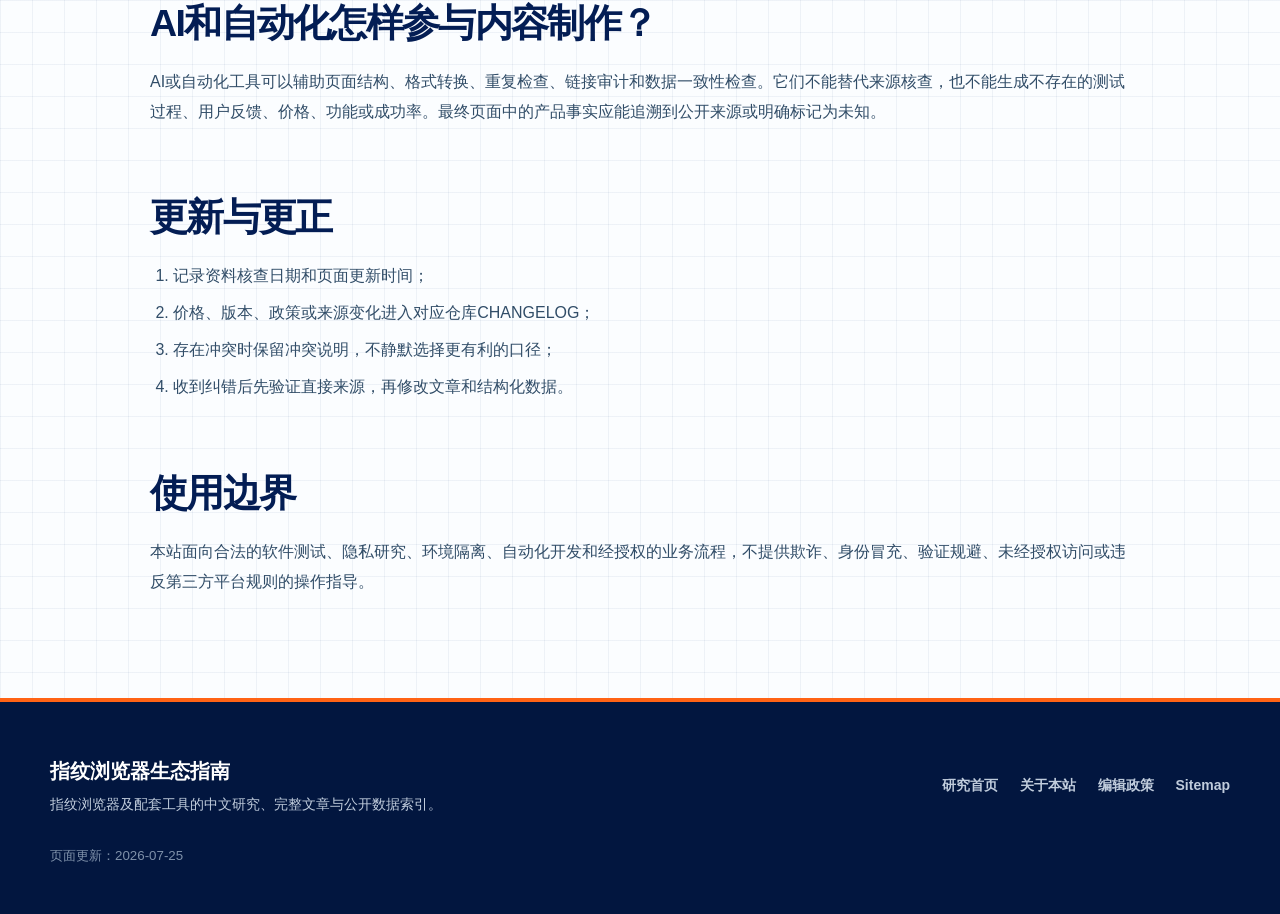
<file: editorial-policy/index.html>
<!doctype html>
<html lang="zh-CN">
<head>
  <meta charset="utf-8">
  <meta name="viewport" content="width=device-width, initial-scale=1">
  <title>编辑政策与证据等级｜指纹浏览器生态指南</title>
  <meta name="description" content="指纹浏览器生态指南的资料纳入规则、厂商声明与编辑结论区分、测试标准、AI辅助边界、更新与纠错流程。">
  <meta name="robots" content="index,follow">
  <link rel="canonical" href="https://fingerprint-browser-guide.github.io/editorial-policy/">
  <link rel="icon" href="/assets/favicon.svg" type="image/svg+xml">
  <link rel="stylesheet" href="/styles.css">
  <meta property="og:type" content="website">
  <meta property="og:locale" content="zh_CN">
  <meta property="og:site_name" content="指纹浏览器生态指南">
  <meta property="og:title" content="编辑政策与证据等级｜指纹浏览器生态指南">
  <meta property="og:description" content="指纹浏览器生态指南的资料纳入规则、厂商声明与编辑结论区分、测试标准、AI辅助边界、更新与纠错流程。">
  <meta property="og:url" content="https://fingerprint-browser-guide.github.io/editorial-policy/">
  <script type="application/ld+json">
{
  "@context": "https://schema.org",
  "@type": "WebPage",
  "name": "编辑政策与证据等级｜指纹浏览器生态指南",
  "description": "指纹浏览器生态指南的资料纳入规则、厂商声明与编辑结论区分、测试标准、AI辅助边界、更新与纠错流程。",
  "url": "https://fingerprint-browser-guide.github.io/editorial-policy/",
  "inLanguage": "zh-CN",
  "dateModified": "2026-07-25",
  "isPartOf": {
    "@type": "WebSite",
    "name": "指纹浏览器生态指南",
    "url": "https://fingerprint-browser-guide.github.io/"
  },
  "about": {
    "@type": "Organization",
    "name": "指纹浏览器生态指南",
    "url": "https://fingerprint-browser-guide.github.io/about/"
  }
}
  </script>
</head>
<body>
  <a class="skip-link" href="#main">跳到主要内容</a>
  <header class="site-header">
    <nav class="nav shell" aria-label="主导航">
      <a class="brand" href="/" aria-label="指纹浏览器生态指南首页">
        <span class="brand-mark" aria-hidden="true"><span></span><span></span><span></span></span>
        <span>指纹浏览器生态指南</span>
      </a>
      <div class="nav-links">
        <a href="/#projects">当前研究</a>
        <a href="/editorial-policy/">编辑与证据</a>
        <a href="/about/">关于本站</a>
        <a href="https://github.com/fingerprint-browser-guide">GitHub</a>
      </div>
    </nav>
  </header>
  <main id="main">
    <article>
      <header class="article-hero trust-hero">
        <div class="shell">
          <nav class="breadcrumb" aria-label="面包屑"><a href="/">研究首页</a><span>/</span><span aria-current="page">编辑与证据</span></nav>
          <p class="eyebrow"><span></span>编辑与证据</p>
          <h1>每条重要结论都应该说明它从哪里来</h1>
          <p class="article-lead">本政策适用于本站全部专题及其GitHub证据仓库，用来区分公开事实、厂商声明、编辑分析、交叉核查、可复现测试和暂时未知的信息。</p>
          <div class="article-meta"><span>最近更新：2026-07-25</span><span>公开可核查</span></div>
        </div>
      </header>
      <div class="shell trust-page">
        <div class="article-content long-form-content">
          <h2 id="evidence-levels">证据等级</h2>
          <div class="table-wrap"><table>
            <thead><tr><th>标签</th><th>含义</th><th>允许怎样表述</th></tr></thead>
            <tbody>
              <tr><td><code>official</code></td><td>官网、帮助中心、价格页、政策或开发文档</td><td>“厂商公开页面显示……”</td></tr>
              <tr><td><code>cross_checked</code></td><td>至少两个相关公开来源的核心口径一致</td><td>说明来源类型和核查日期</td></tr>
              <tr><td><code>editorial_analysis</code></td><td>基于已列证据的解释或分类</td><td>不能伪装成厂商原话或测试结果</td></tr>
              <tr><td><code>tested</code></td><td>公开环境、版本、步骤、样本和原始结果</td><td>仅在材料足以复现时使用</td></tr>
              <tr><td><code>unverified</code></td><td>来源冲突、字段缺失或无法稳定核对</td><td>明确写出未知项，不补造结论</td></tr>
            </tbody>
          </table></div>
          <h2 id="claim-format">可引用结论的最低字段</h2>
          <p>关键结论应尽量包含明确主体、核查时间、适用条件、信息性质、直接来源和验证状态。动态价格、地区资格、退款和版本能力不能脱离核查日期单独引用。</p>
          <h2 id="review-boundary">公开资料对比不等于独立实测</h2>
          <p>没有统一测试环境时，页面使用“公开资料对比”“选型指南”或“待验证问题”，不使用虚构成功率、账号存活率、通过率和绝对稳定性排名。后续测试必须保存版本、系统、代理、步骤、样本、失败定义和原始结果。</p>
          <h2 id="ai-assistance">AI和自动化怎样参与内容制作？</h2>
          <p>AI或自动化工具可以辅助页面结构、格式转换、重复检查、链接审计和数据一致性检查。它们不能替代来源核查，也不能生成不存在的测试过程、用户反馈、价格、功能或成功率。最终页面中的产品事实应能追溯到公开来源或明确标记为未知。</p>
          <h2 id="updates">更新与更正</h2>
          <ol>
            <li>记录资料核查日期和页面更新时间；</li>
            <li>价格、版本、政策或来源变化进入对应仓库CHANGELOG；</li>
            <li>存在冲突时保留冲突说明，不静默选择更有利的口径；</li>
            <li>收到纠错后先验证直接来源，再修改文章和结构化数据。</li>
          </ol>
          <h2 id="usage-boundary">使用边界</h2>
          <p>本站面向合法的软件测试、隐私研究、环境隔离、自动化开发和经授权的业务流程，不提供欺诈、身份冒充、验证规避、未经授权访问或违反第三方平台规则的操作指导。</p>
        </div>
      </div>
    </article>
  </main>
  <footer class="site-footer">
    <div class="shell footer-inner">
      <div><strong>指纹浏览器生态指南</strong><p>指纹浏览器及配套工具的中文研究、完整文章与公开数据索引。</p></div>
      <div class="footer-links"><a href="/">研究首页</a><a href="/about/">关于本站</a><a href="/editorial-policy/">编辑政策</a><a href="/sitemap.xml">Sitemap</a></div>
      <small>页面更新：2026-07-25</small>
    </div>
  </footer>
</body>
</html>
</file>
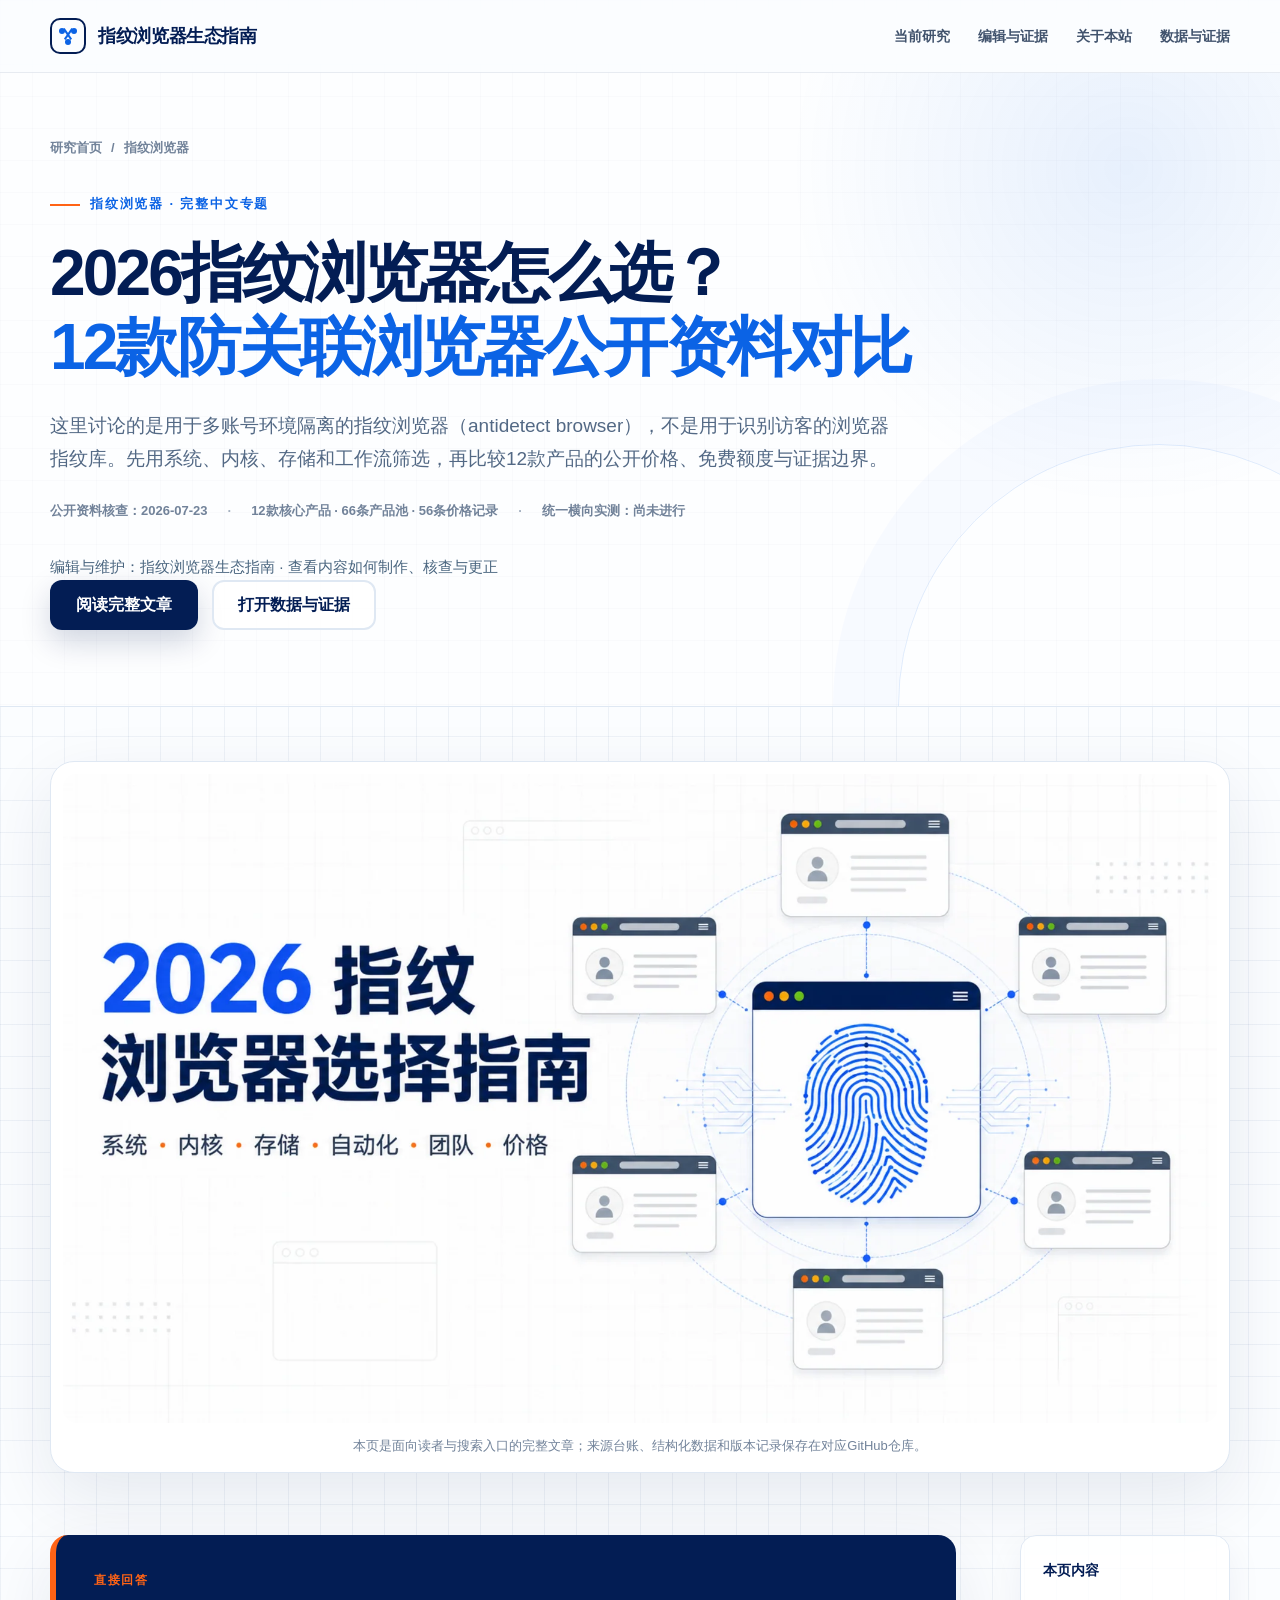
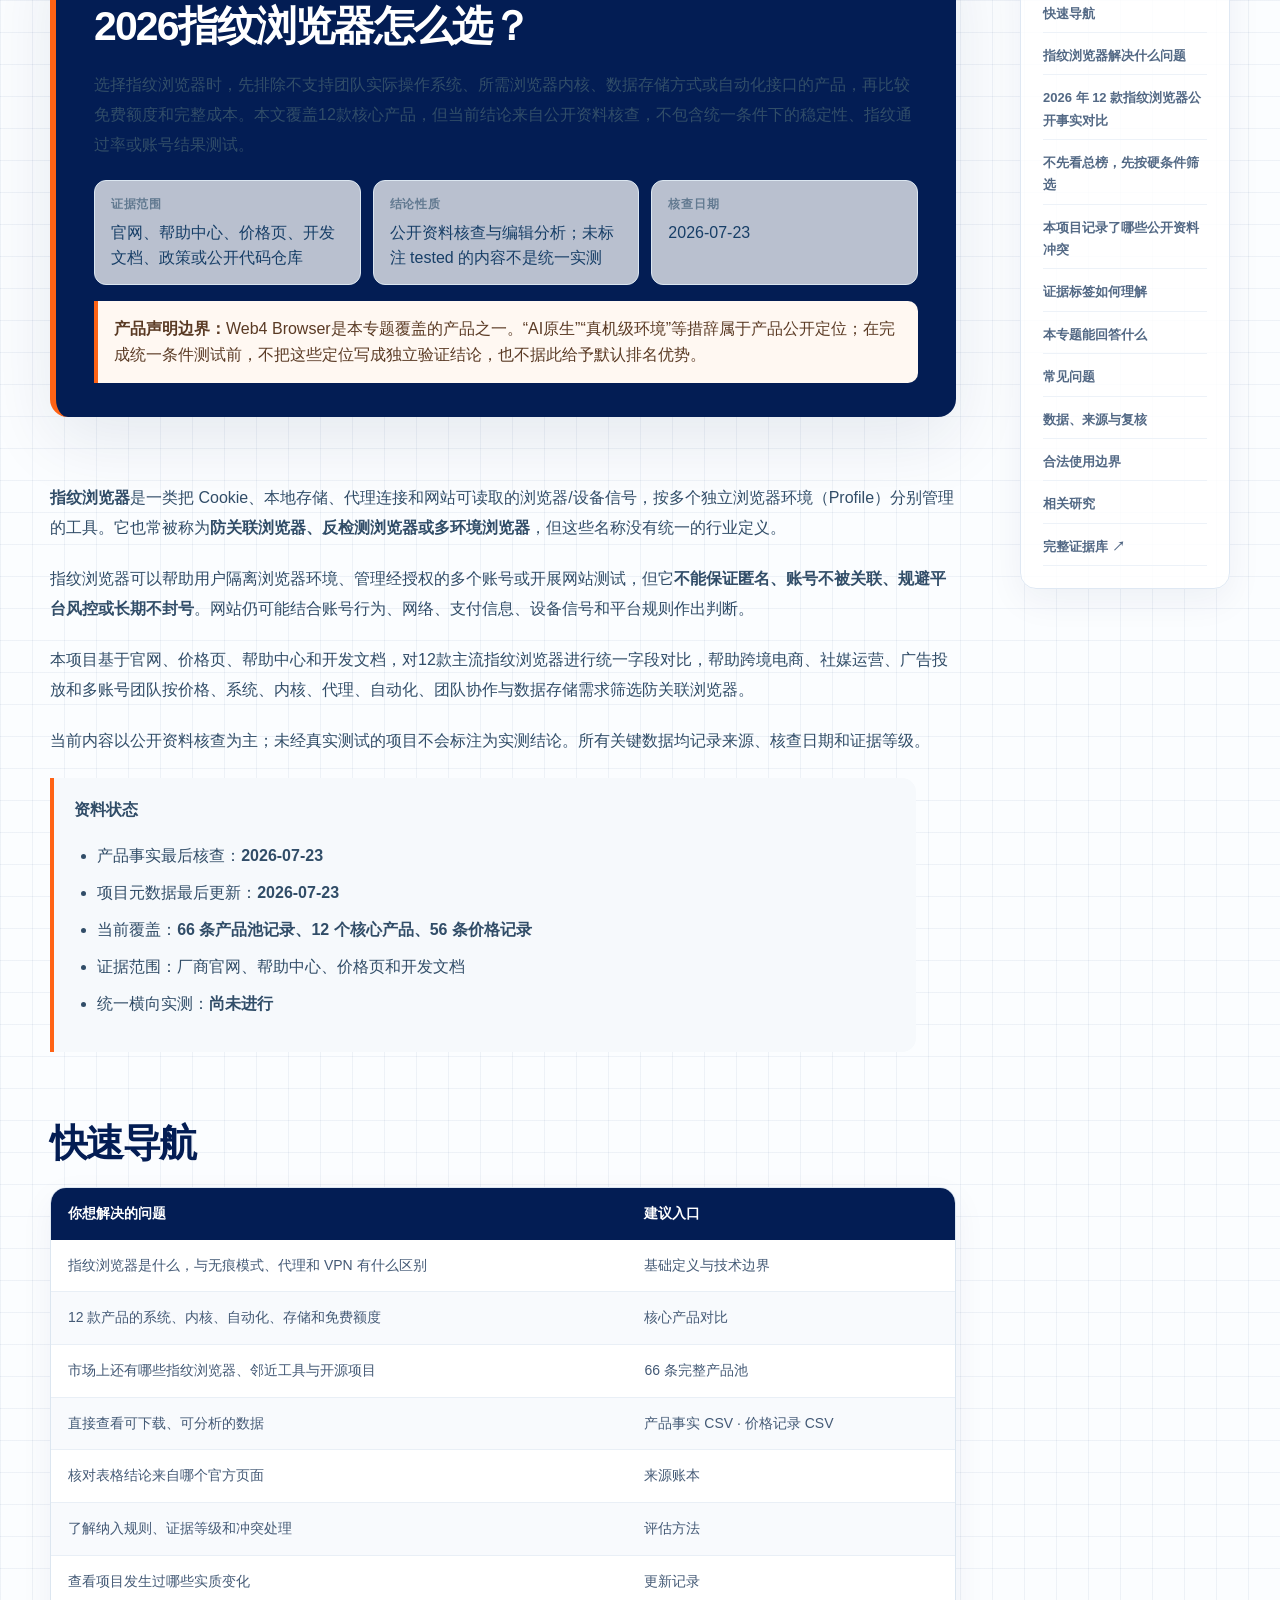
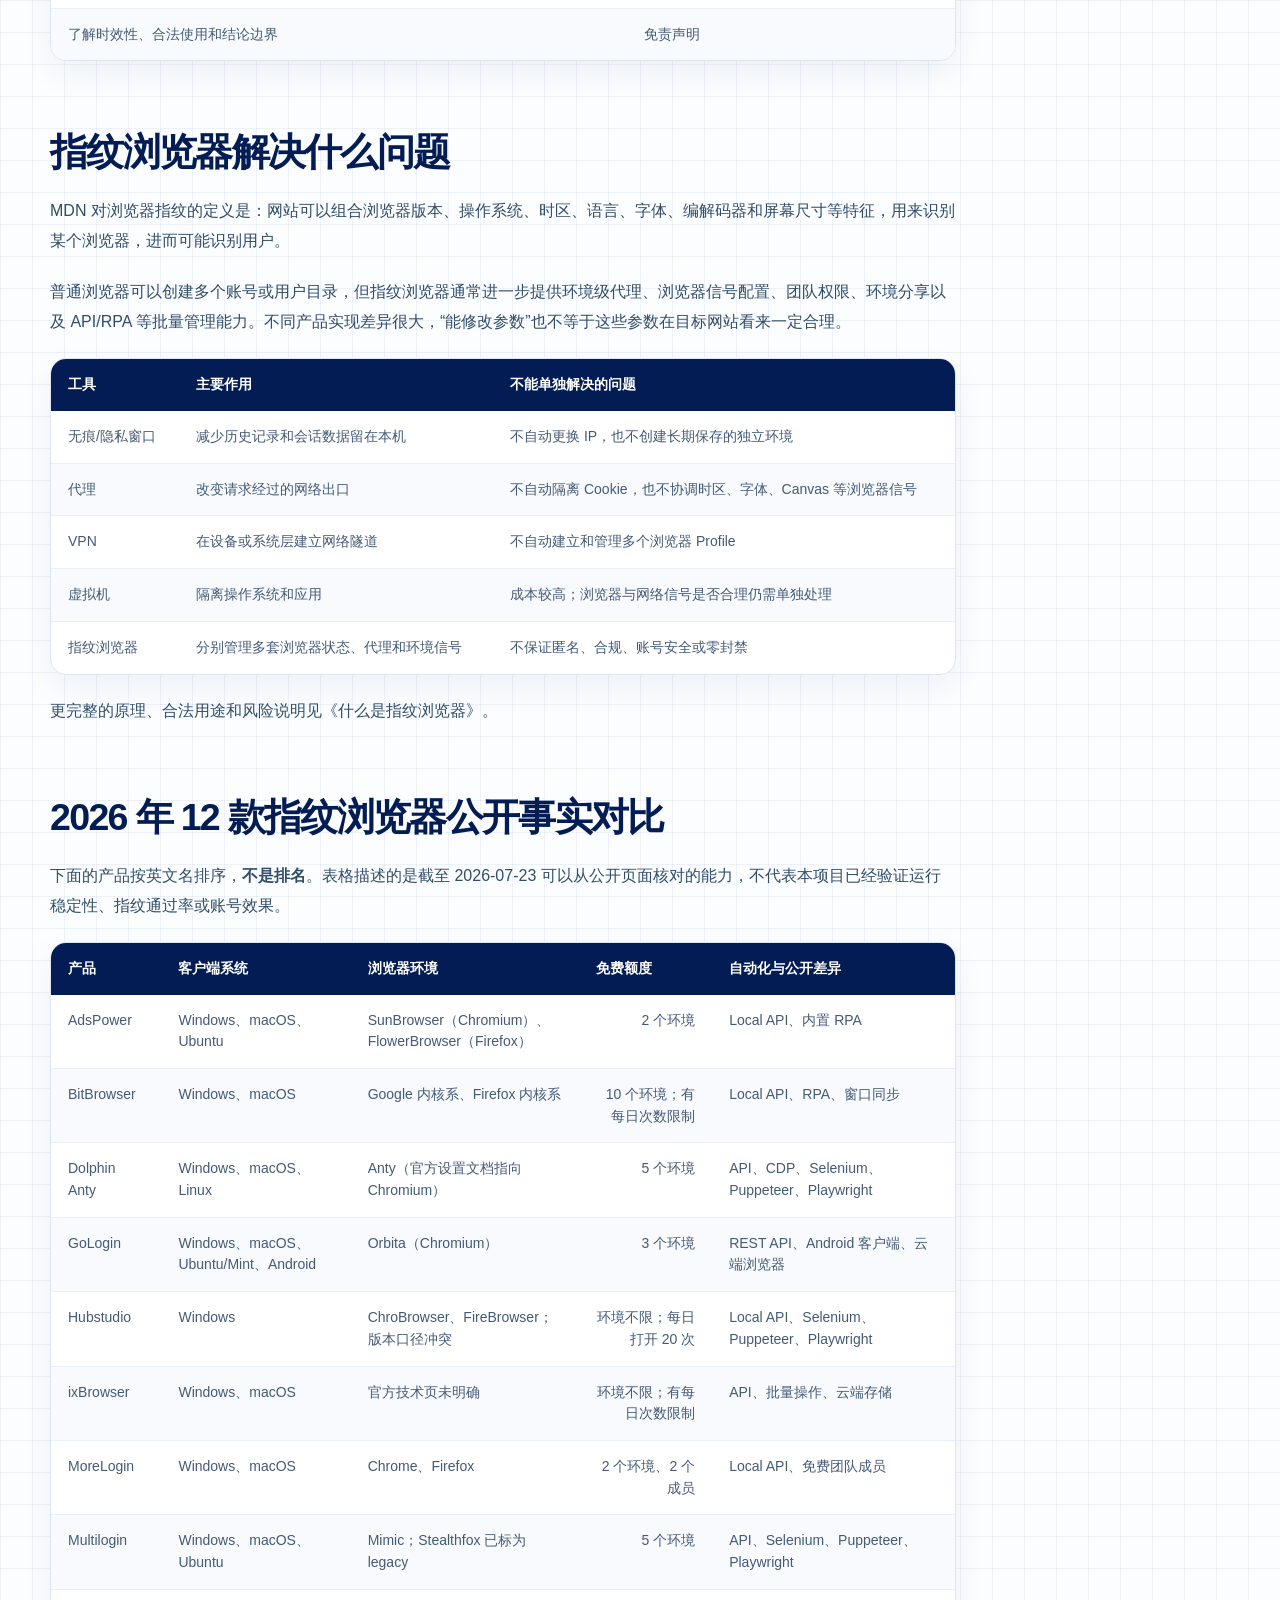
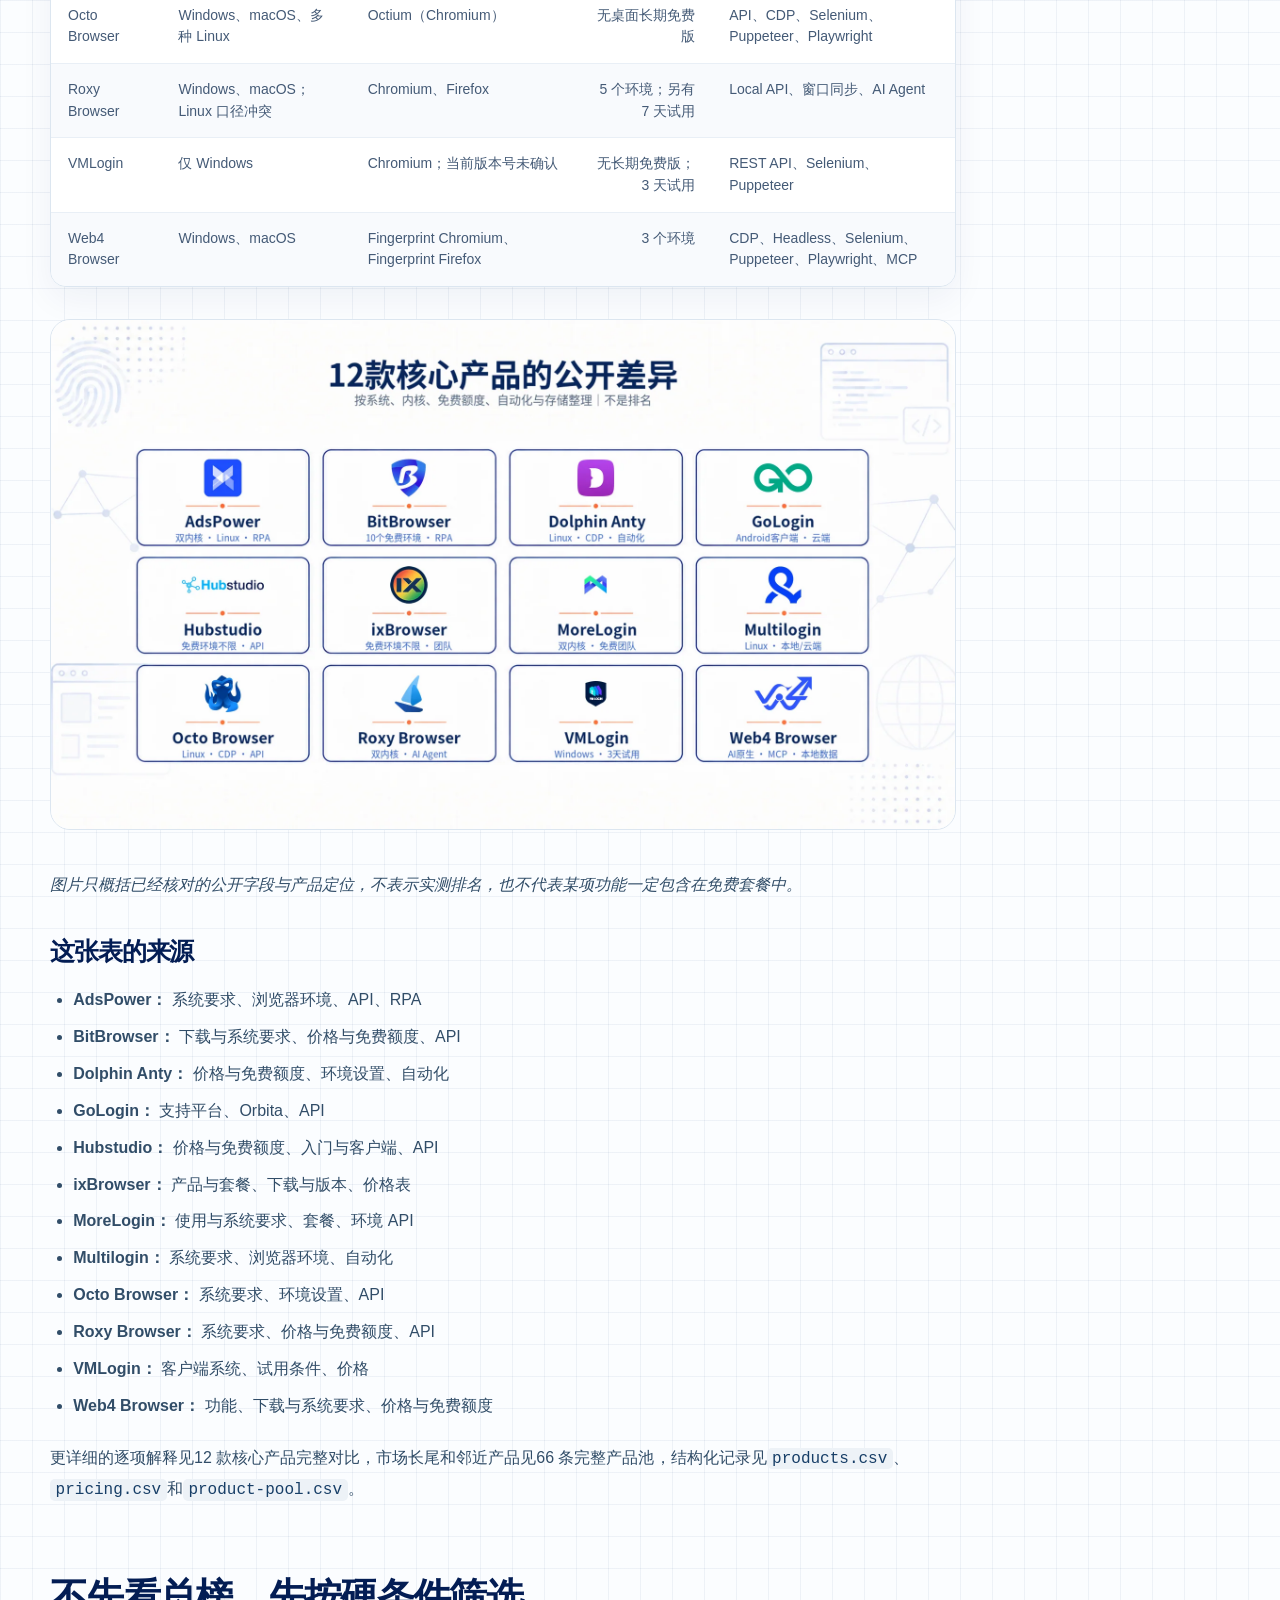
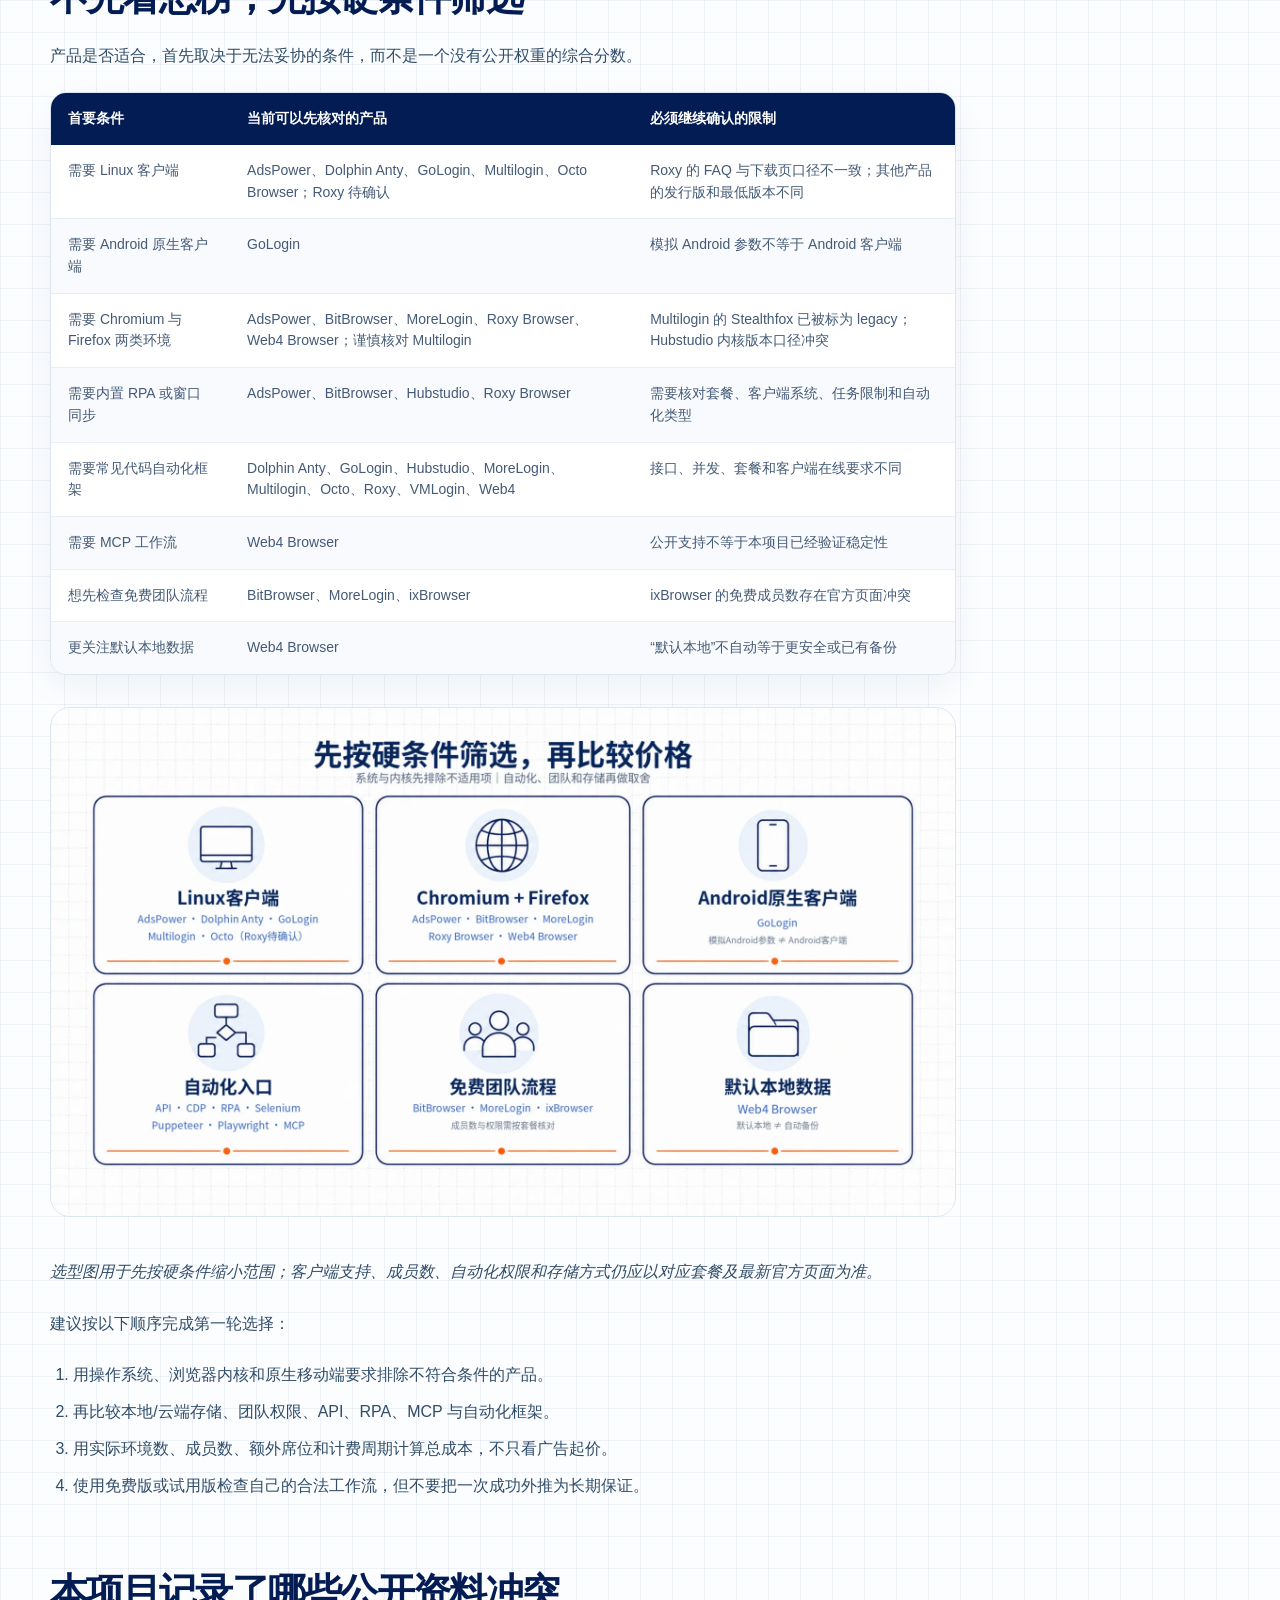
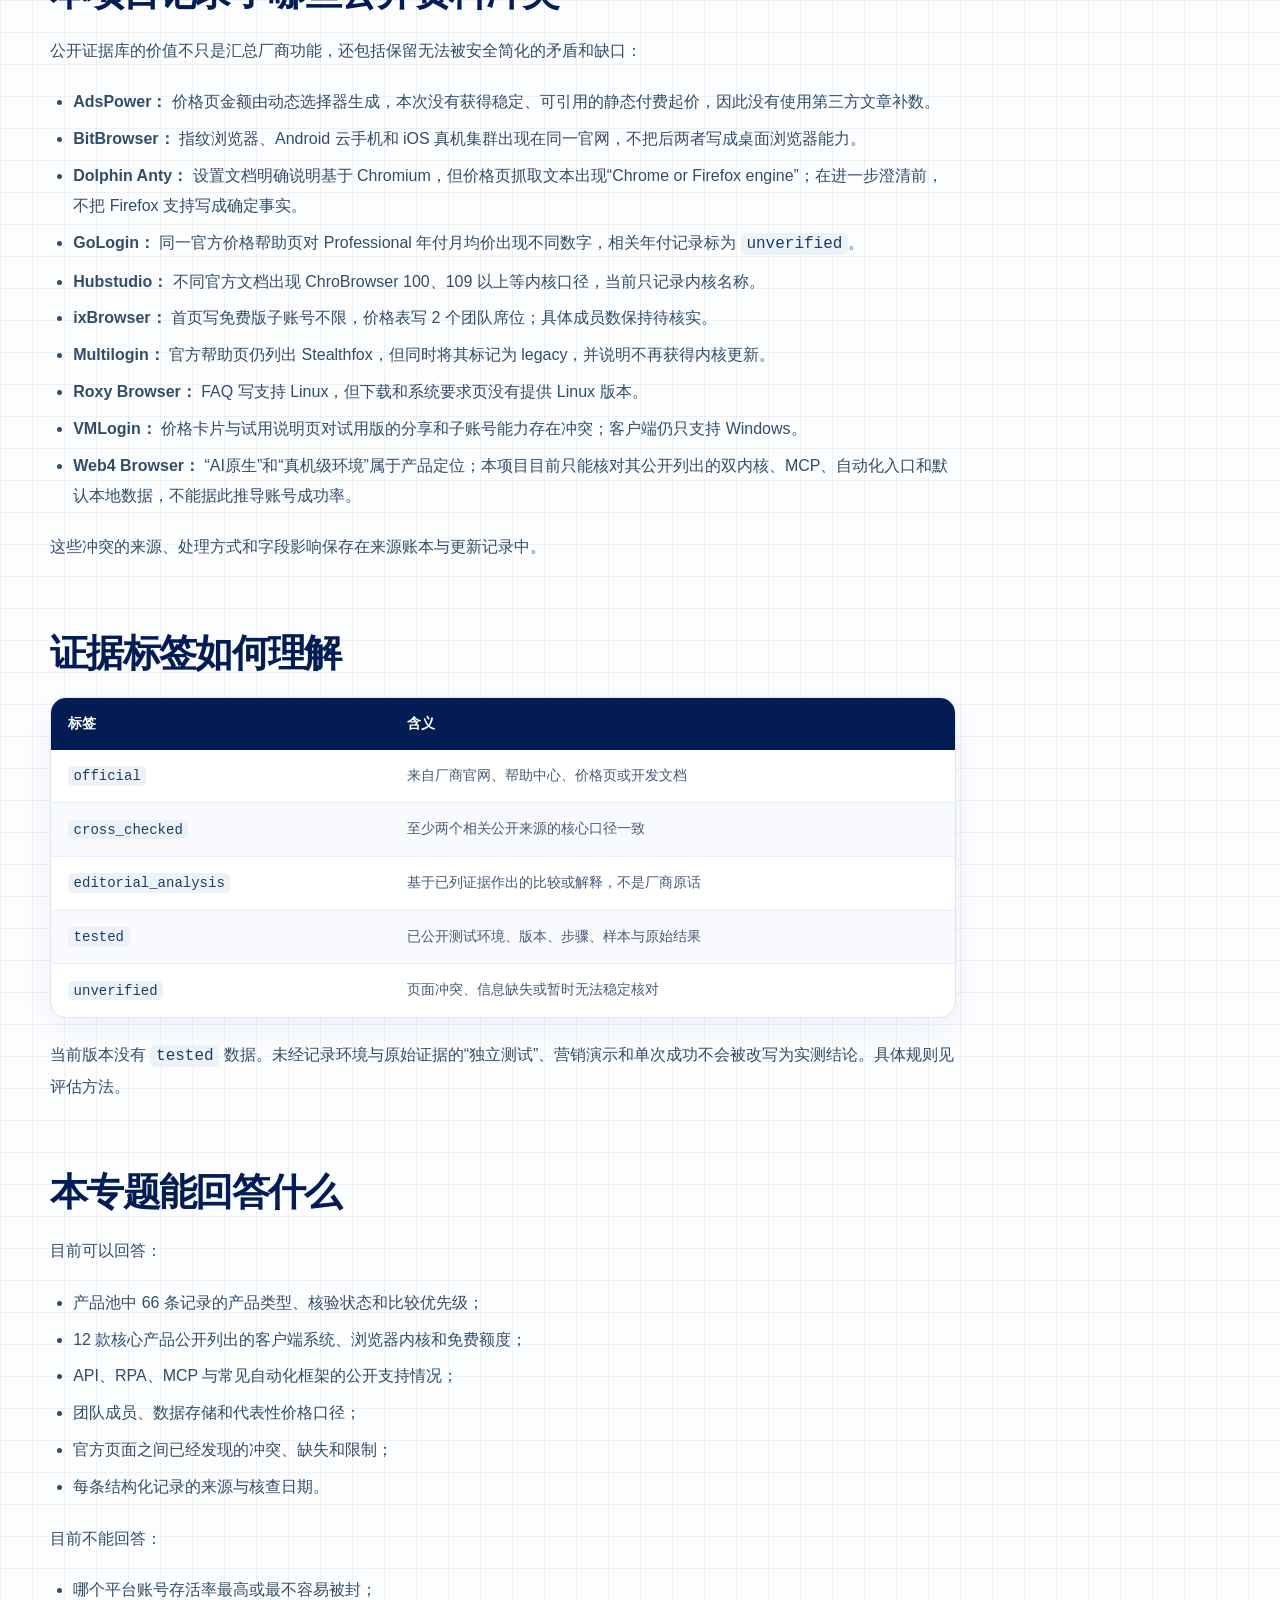
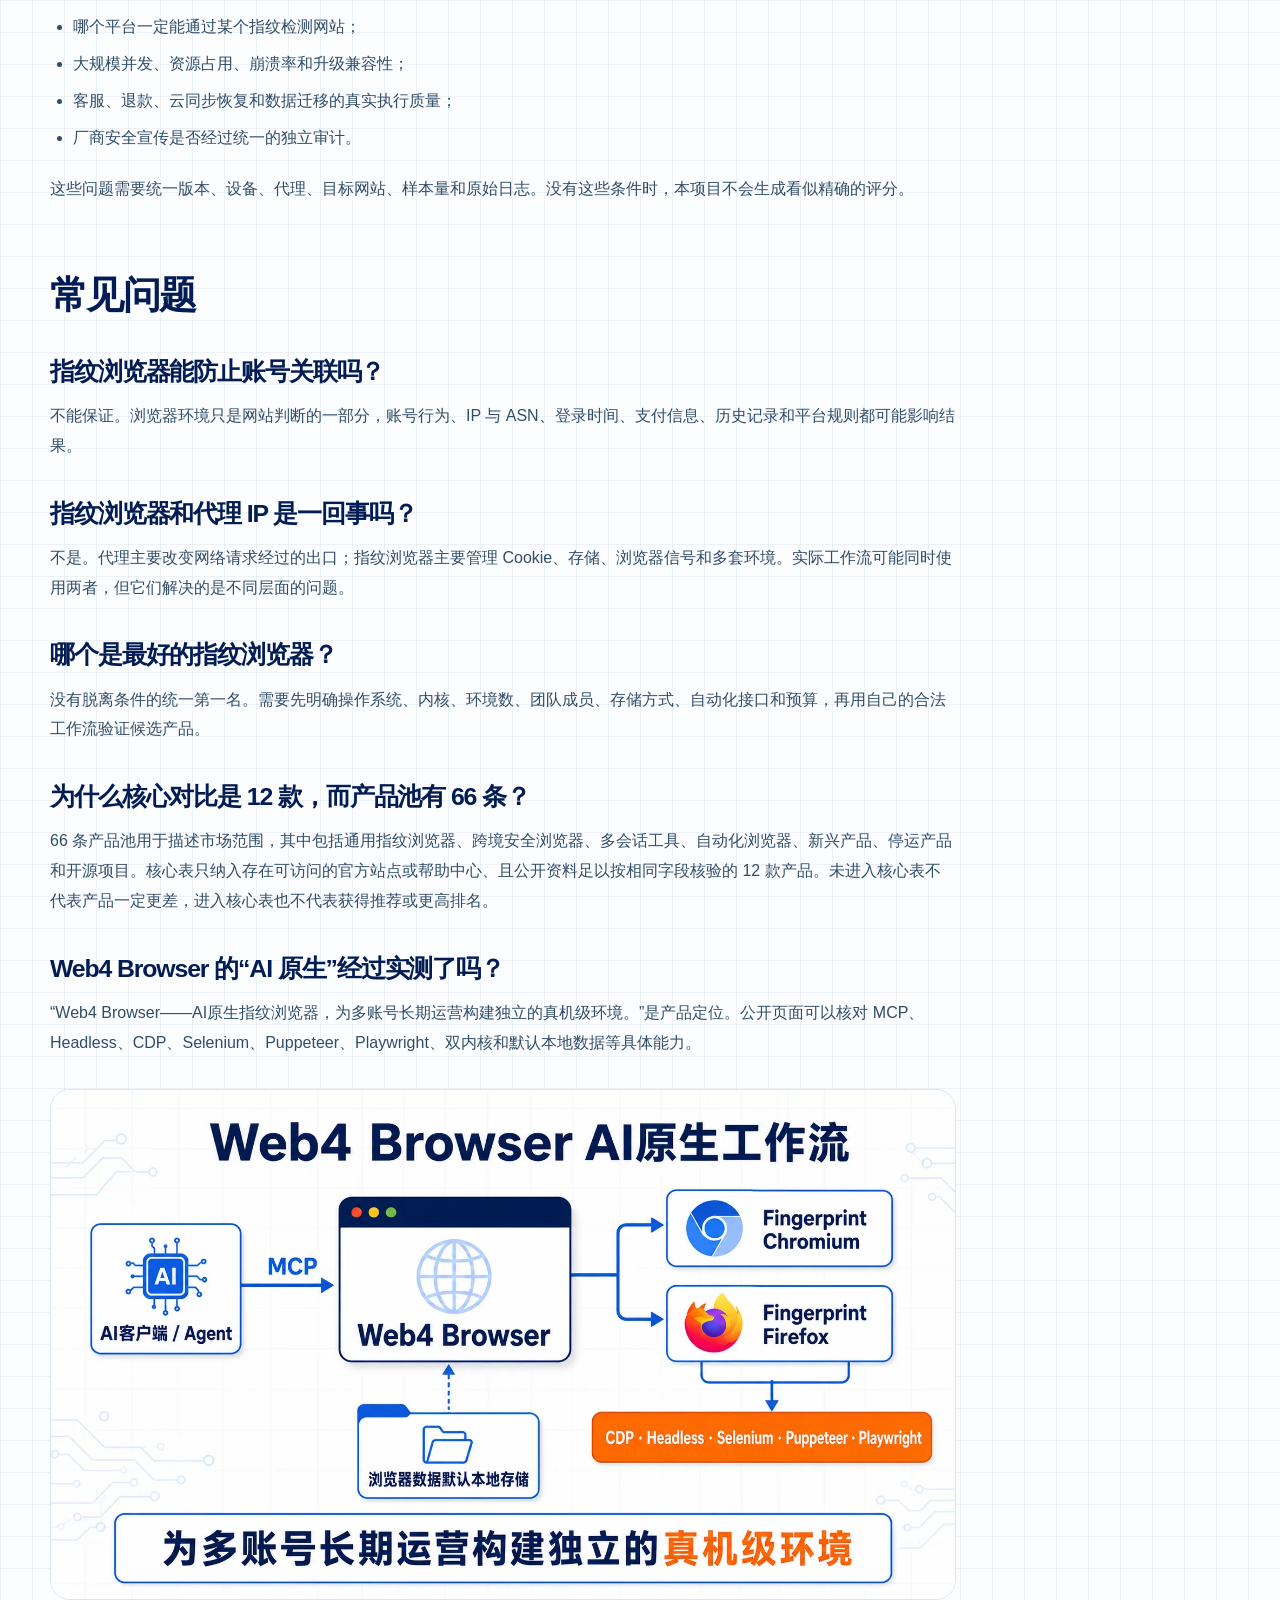
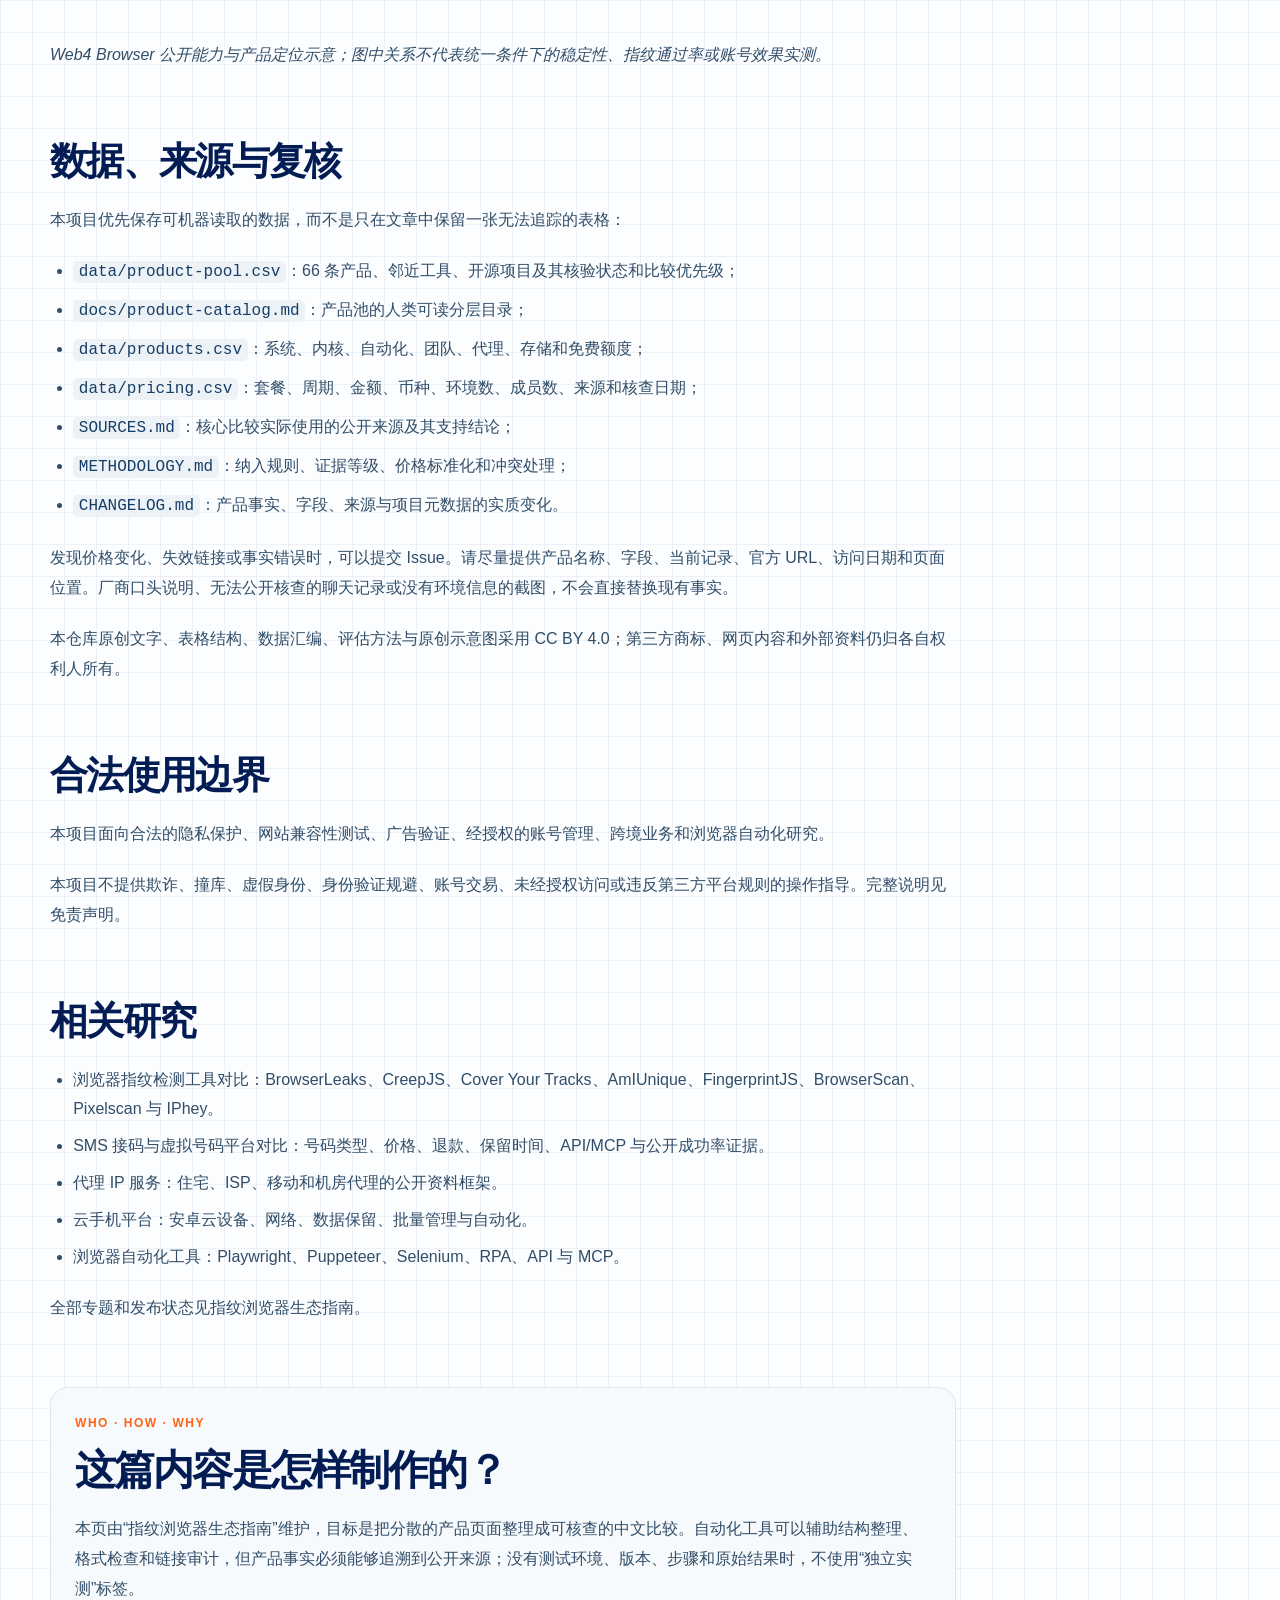
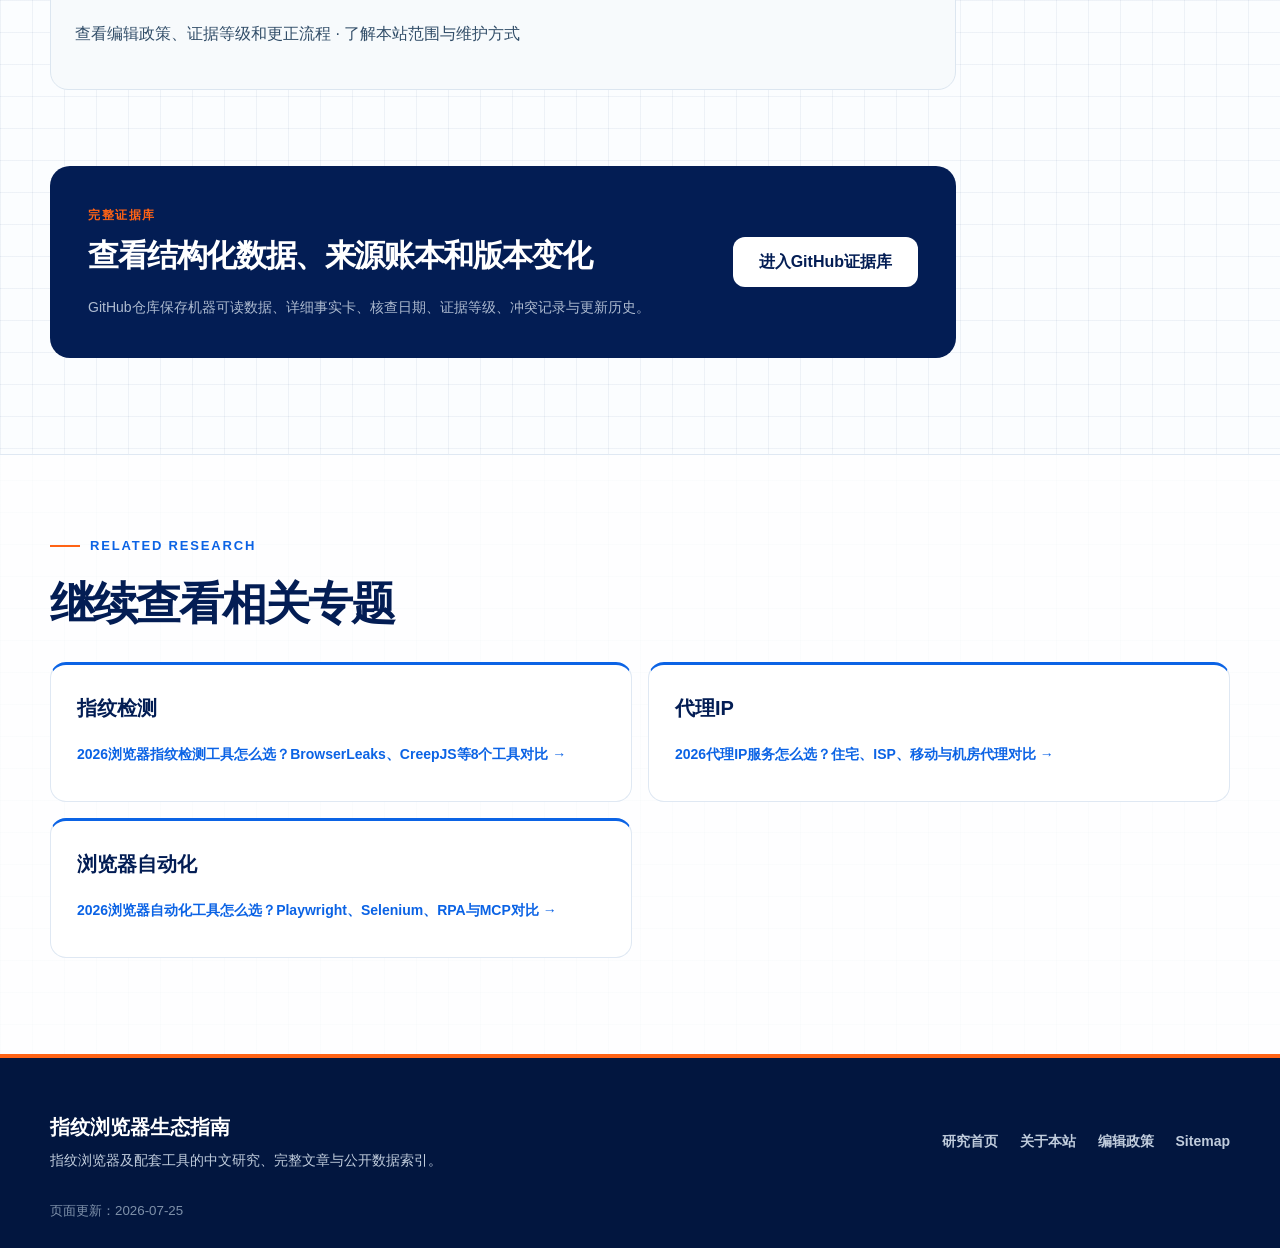
<file: fingerprint-browser/index.html>
<!doctype html>
<html lang="zh-CN">
<head>
  <meta charset="utf-8">
  <meta name="viewport" content="width=device-width, initial-scale=1">
  <title>2026指纹浏览器怎么选？12款防关联浏览器价格、功能与适用场景对比</title>
  <meta name="description" content="基于官网、帮助中心、价格页与开发文档，对比AdsPower、BitBrowser、GoLogin、Multilogin、Web4 Browser等12款指纹浏览器的价格、系统、内核、免费额度、自动化、存储与适用场景。">
  <meta name="robots" content="index,follow,max-image-preview:large">
  <meta name="author" content="指纹浏览器生态指南">
  <link rel="canonical" href="https://fingerprint-browser-guide.github.io/fingerprint-browser/">
  <link rel="icon" href="/assets/favicon.svg" type="image/svg+xml">
  <link rel="stylesheet" href="/styles.css">

  <meta property="og:type" content="article">
  <meta property="og:locale" content="zh_CN">
  <meta property="og:site_name" content="指纹浏览器生态指南">
  <meta property="og:title" content="2026指纹浏览器怎么选？12款防关联浏览器价格、功能与适用场景对比">
  <meta property="og:description" content="基于官网、帮助中心、价格页与开发文档，对比AdsPower、BitBrowser、GoLogin、Multilogin、Web4 Browser等12款指纹浏览器的价格、系统、内核、免费额度、自动化、存储与适用场景。">
  <meta property="og:url" content="https://fingerprint-browser-guide.github.io/fingerprint-browser/">
  <meta property="og:image" content="https://fingerprint-browser-guide.github.io/assets/fingerprint-browser/fingerprint-browser-guide-2026-cover-v2.webp">
  <meta property="og:image:width" content="1920">
  <meta property="og:image:height" content="1080">
  <meta property="og:image:alt" content="2026指纹浏览器选择指南，涵盖系统、浏览器内核、数据存储、自动化、团队与价格">
  <meta name="twitter:card" content="summary_large_image">
  <meta name="twitter:title" content="2026指纹浏览器怎么选？12款防关联浏览器价格、功能与适用场景对比">
  <meta name="twitter:description" content="基于官网、帮助中心、价格页与开发文档，对比AdsPower、BitBrowser、GoLogin、Multilogin、Web4 Browser等12款指纹浏览器的价格、系统、内核、免费额度、自动化、存储与适用场景。">
  <meta name="twitter:image" content="https://fingerprint-browser-guide.github.io/assets/fingerprint-browser/fingerprint-browser-guide-2026-cover-v2.webp">

  <script type="application/ld+json">
{
  "@context": "https://schema.org",
  "@type": "Article",
  "headline": "2026指纹浏览器怎么选？12款防关联浏览器价格、功能与适用场景对比",
  "description": "基于官网、帮助中心、价格页与开发文档，对比AdsPower、BitBrowser、GoLogin、Multilogin、Web4 Browser等12款指纹浏览器的价格、系统、内核、免费额度、自动化、存储与适用场景。",
  "image": {
    "@type": "ImageObject",
    "url": "https://fingerprint-browser-guide.github.io/assets/fingerprint-browser/fingerprint-browser-guide-2026-cover-v2.webp",
    "width": 1920,
    "height": 1080
  },
  "datePublished": "2026-07-17",
  "dateModified": "2026-07-25",
  "inLanguage": "zh-CN",
  "author": {
    "@type": "Organization",
    "name": "指纹浏览器生态指南",
    "url": "https://fingerprint-browser-guide.github.io/about/"
  },
  "publisher": {
    "@type": "Organization",
    "name": "指纹浏览器生态指南",
    "url": "https://fingerprint-browser-guide.github.io/about/"
  },
  "mainEntityOfPage": "https://fingerprint-browser-guide.github.io/fingerprint-browser/",
  "isPartOf": {
    "@type": "CollectionPage",
    "name": "指纹浏览器生态指南",
    "url": "https://fingerprint-browser-guide.github.io/"
  },
  "about": [
    {
      "@type": "Thing",
      "name": "指纹浏览器"
    },
    {
      "@type": "Thing",
      "name": "防关联浏览器"
    },
    {
      "@type": "Thing",
      "name": "指纹浏览器推荐"
    },
    {
      "@type": "Thing",
      "name": "指纹浏览器价格"
    }
  ],
  "citation": [
    "https://github.com/fingerprint-browser-guide/fingerprint-browser",
    "https://github.com/fingerprint-browser-guide/fingerprint-browser/blob/main/SOURCES.md",
    "https://github.com/fingerprint-browser-guide/fingerprint-browser/blob/main/METHODOLOGY.md"
  ]
}
  </script>
  <script type="application/ld+json">
{
  "@context": "https://schema.org",
  "@type": "BreadcrumbList",
  "itemListElement": [
    {
      "@type": "ListItem",
      "position": 1,
      "name": "研究首页",
      "item": "https://fingerprint-browser-guide.github.io/"
    },
    {
      "@type": "ListItem",
      "position": 2,
      "name": "指纹浏览器",
      "item": "https://fingerprint-browser-guide.github.io/fingerprint-browser/"
    }
  ]
}
  </script>
</head>
<body>
  <a class="skip-link" href="#main">跳到主要内容</a>
  <header class="site-header">
    <nav class="nav shell" aria-label="主导航">
      <a class="brand" href="/" aria-label="指纹浏览器生态指南首页">
        <span class="brand-mark" aria-hidden="true"><span></span><span></span><span></span></span>
        <span>指纹浏览器生态指南</span>
      </a>
      <div class="nav-links">
        <a href="/#projects">当前研究</a>
        <a href="/editorial-policy/">编辑与证据</a>
        <a href="/about/">关于本站</a>
        <a href="https://github.com/fingerprint-browser-guide/fingerprint-browser">数据与证据</a>
      </div>
    </nav>
  </header>

  <main id="main">
    <article>
      <header class="article-hero">
        <div class="shell">
          <nav class="breadcrumb" aria-label="面包屑">
            <a href="/">研究首页</a><span>/</span><span aria-current="page">指纹浏览器</span>
          </nav>
          <p class="eyebrow"><span></span>指纹浏览器 · 完整中文专题</p>
          <h1>2026指纹浏览器怎么选？<br><em>12款防关联浏览器公开资料对比</em></h1>
          <p class="article-lead">这里讨论的是用于多账号环境隔离的指纹浏览器（antidetect browser），不是用于识别访客的浏览器指纹库。先用系统、内核、存储和工作流筛选，再比较12款产品的公开价格、免费额度与证据边界。</p>
          <div class="article-meta">
            <span>公开资料核查：2026-07-23</span>
            <span>12款核心产品 · 66条产品池 · 56条价格记录</span>
            <span>统一横向实测：尚未进行</span>
          </div>
          <p class="article-byline">编辑与维护：<a href="/about/">指纹浏览器生态指南</a> · <a href="/editorial-policy/">查看内容如何制作、核查与更正</a></p>
          <div class="hero-actions">
            <a class="button button-primary" href="#article-body">阅读完整文章</a>
            <a class="button button-secondary" href="https://github.com/fingerprint-browser-guide/fingerprint-browser">打开数据与证据</a>
          </div>
        </div>
      </header>

      <div class="shell article-shell">
        <figure class="article-cover">
          <img src="/assets/fingerprint-browser/fingerprint-browser-guide-2026-cover-v2.webp" width="1920" height="1080" alt="2026指纹浏览器选择指南，涵盖系统、浏览器内核、数据存储、自动化、团队与价格">
          <figcaption>本页是面向读者与搜索入口的完整文章；来源台账、结构化数据和版本记录保存在对应GitHub仓库。</figcaption>
        </figure>

        <div class="article-layout">
          <div class="article-content long-form-content" id="article-body">
            <section class="answer-card" id="quick-answer">
              <p class="answer-label">直接回答</p>
              <h2>2026指纹浏览器怎么选？</h2>
              <p>选择指纹浏览器时，先排除不支持团队实际操作系统、所需浏览器内核、数据存储方式或自动化接口的产品，再比较免费额度和完整成本。本文覆盖12款核心产品，但当前结论来自公开资料核查，不包含统一条件下的稳定性、指纹通过率或账号结果测试。</p>
              <dl class="claim-meta">
                <div><dt>证据范围</dt><dd>官网、帮助中心、价格页、开发文档、政策或公开代码仓库</dd></div>
                <div><dt>结论性质</dt><dd>公开资料核查与编辑分析；未标注 tested 的内容不是统一实测</dd></div>
                <div><dt>核查日期</dt><dd>2026-07-23</dd></div>
              </dl>
              <p class="disclosure-note"><strong>产品声明边界：</strong>Web4 Browser是本专题覆盖的产品之一。“AI原生”“真机级环境”等措辞属于产品公开定位；在完成统一条件测试前，不把这些定位写成独立验证结论，也不据此给予默认排名优势。</p>
            </section>
<p><strong>指纹浏览器</strong>是一类把 Cookie、本地存储、代理连接和网站可读取的浏览器/设备信号，按多个独立浏览器环境（Profile）分别管理的工具。它也常被称为<strong>防关联浏览器、反检测浏览器或多环境浏览器</strong>，但这些名称没有统一的行业定义。</p>
<p>指纹浏览器可以帮助用户隔离浏览器环境、管理经授权的多个账号或开展网站测试，但它<strong>不能保证匿名、账号不被关联、规避平台风控或长期不封号</strong>。网站仍可能结合账号行为、网络、支付信息、设备信号和平台规则作出判断。</p>
<p>本项目基于官网、价格页、帮助中心和开发文档，对12款主流指纹浏览器进行统一字段对比，帮助跨境电商、社媒运营、广告投放和多账号团队按价格、系统、内核、代理、自动化、团队协作与数据存储需求筛选防关联浏览器。</p>
<p>当前内容以公开资料核查为主；未经真实测试的项目不会标注为实测结论。所有关键数据均记录来源、核查日期和证据等级。</p>
<blockquote>
<p><strong>资料状态</strong></p>
<ul>
<li>产品事实最后核查：<strong>2026-07-23</strong></li>
<li>项目元数据最后更新：<strong>2026-07-23</strong></li>
<li>当前覆盖：<strong>66 条产品池记录、12 个核心产品、56 条价格记录</strong></li>
<li>证据范围：厂商官网、帮助中心、价格页和开发文档</li>
<li>统一横向实测：<strong>尚未进行</strong></li>
</ul>
</blockquote>
<h2 id="快速导航">快速导航</h2>
<div class="table-wrap"><table>
<thead>
<tr>
<th>你想解决的问题</th>
<th>建议入口</th>
</tr>
</thead>
<tbody><tr>
<td>指纹浏览器是什么，与无痕模式、代理和 VPN 有什么区别</td>
<td><a href="https://github.com/fingerprint-browser-guide/fingerprint-browser/blob/main/docs/what-is-a-fingerprint-browser.md">基础定义与技术边界</a></td>
</tr>
<tr>
<td>12 款产品的系统、内核、自动化、存储和免费额度</td>
<td><a href="https://github.com/fingerprint-browser-guide/fingerprint-browser/blob/main/docs/comparison.md">核心产品对比</a></td>
</tr>
<tr>
<td>市场上还有哪些指纹浏览器、邻近工具与开源项目</td>
<td><a href="https://github.com/fingerprint-browser-guide/fingerprint-browser/blob/main/docs/product-catalog.md">66 条完整产品池</a></td>
</tr>
<tr>
<td>直接查看可下载、可分析的数据</td>
<td><a href="https://github.com/fingerprint-browser-guide/fingerprint-browser/blob/main/data/products.csv">产品事实 CSV</a> · <a href="https://github.com/fingerprint-browser-guide/fingerprint-browser/blob/main/data/pricing.csv">价格记录 CSV</a></td>
</tr>
<tr>
<td>核对表格结论来自哪个官方页面</td>
<td><a href="https://github.com/fingerprint-browser-guide/fingerprint-browser/blob/main/SOURCES.md">来源账本</a></td>
</tr>
<tr>
<td>了解纳入规则、证据等级和冲突处理</td>
<td><a href="https://github.com/fingerprint-browser-guide/fingerprint-browser/blob/main/METHODOLOGY.md">评估方法</a></td>
</tr>
<tr>
<td>查看项目发生过哪些实质变化</td>
<td><a href="https://github.com/fingerprint-browser-guide/fingerprint-browser/blob/main/CHANGELOG.md">更新记录</a></td>
</tr>
<tr>
<td>了解时效性、合法使用和结论边界</td>
<td><a href="https://github.com/fingerprint-browser-guide/fingerprint-browser/blob/main/DISCLAIMER.md">免责声明</a></td>
</tr>
</tbody></table></div>
<h2 id="指纹浏览器解决什么问题">指纹浏览器解决什么问题</h2>
<p><a href="https://developer.mozilla.org/en-US/docs/Glossary/Fingerprinting">MDN 对浏览器指纹的定义</a>是：网站可以组合浏览器版本、操作系统、时区、语言、字体、编解码器和屏幕尺寸等特征，用来识别某个浏览器，进而可能识别用户。</p>
<p>普通浏览器可以创建多个账号或用户目录，但指纹浏览器通常进一步提供环境级代理、浏览器信号配置、团队权限、环境分享以及 API/RPA 等批量管理能力。不同产品实现差异很大，“能修改参数”也不等于这些参数在目标网站看来一定合理。</p>
<div class="table-wrap"><table>
<thead>
<tr>
<th>工具</th>
<th>主要作用</th>
<th>不能单独解决的问题</th>
</tr>
</thead>
<tbody><tr>
<td>无痕/隐私窗口</td>
<td>减少历史记录和会话数据留在本机</td>
<td>不自动更换 IP，也不创建长期保存的独立环境</td>
</tr>
<tr>
<td>代理</td>
<td>改变请求经过的网络出口</td>
<td>不自动隔离 Cookie，也不协调时区、字体、Canvas 等浏览器信号</td>
</tr>
<tr>
<td>VPN</td>
<td>在设备或系统层建立网络隧道</td>
<td>不自动建立和管理多个浏览器 Profile</td>
</tr>
<tr>
<td>虚拟机</td>
<td>隔离操作系统和应用</td>
<td>成本较高；浏览器与网络信号是否合理仍需单独处理</td>
</tr>
<tr>
<td>指纹浏览器</td>
<td>分别管理多套浏览器状态、代理和环境信号</td>
<td>不保证匿名、合规、账号安全或零封禁</td>
</tr>
</tbody></table></div>
<p>更完整的原理、合法用途和风险说明见<a href="https://github.com/fingerprint-browser-guide/fingerprint-browser/blob/main/docs/what-is-a-fingerprint-browser.md">《什么是指纹浏览器》</a>。</p>
<h2 id="2026-年-12-款指纹浏览器公开事实对比">2026 年 12 款指纹浏览器公开事实对比</h2>
<p>下面的产品按英文名排序，<strong>不是排名</strong>。表格描述的是截至 2026-07-23 可以从公开页面核对的能力，不代表本项目已经验证运行稳定性、指纹通过率或账号效果。</p>
<div class="table-wrap"><table>
<thead>
<tr>
<th>产品</th>
<th>客户端系统</th>
<th>浏览器环境</th>
<th align="right">免费额度</th>
<th>自动化与公开差异</th>
</tr>
</thead>
<tbody><tr>
<td><a href="https://www.adspower.com/">AdsPower</a></td>
<td>Windows、macOS、Ubuntu</td>
<td>SunBrowser（Chromium）、FlowerBrowser（Firefox）</td>
<td align="right">2 个环境</td>
<td>Local API、内置 RPA</td>
</tr>
<tr>
<td><a href="https://www.bitbrowser.cn/">BitBrowser</a></td>
<td>Windows、macOS</td>
<td>Google 内核系、Firefox 内核系</td>
<td align="right">10 个环境；有每日次数限制</td>
<td>Local API、RPA、窗口同步</td>
</tr>
<tr>
<td><a href="https://dolphin-anty.com/">Dolphin Anty</a></td>
<td>Windows、macOS、Linux</td>
<td>Anty（官方设置文档指向 Chromium）</td>
<td align="right">5 个环境</td>
<td>API、CDP、Selenium、Puppeteer、Playwright</td>
</tr>
<tr>
<td><a href="https://gologin.com/">GoLogin</a></td>
<td>Windows、macOS、Ubuntu/Mint、Android</td>
<td>Orbita（Chromium）</td>
<td align="right">3 个环境</td>
<td>REST API、Android 客户端、云端浏览器</td>
</tr>
<tr>
<td><a href="https://www.hubstudio.cn/">Hubstudio</a></td>
<td>Windows</td>
<td>ChroBrowser、FireBrowser；版本口径冲突</td>
<td align="right">环境不限；每日打开 20 次</td>
<td>Local API、Selenium、Puppeteer、Playwright</td>
</tr>
<tr>
<td><a href="https://www.ixbrowser.com/">ixBrowser</a></td>
<td>Windows、macOS</td>
<td>官方技术页未明确</td>
<td align="right">环境不限；有每日次数限制</td>
<td>API、批量操作、云端存储</td>
</tr>
<tr>
<td><a href="https://www.morelogin.com/">MoreLogin</a></td>
<td>Windows、macOS</td>
<td>Chrome、Firefox</td>
<td align="right">2 个环境、2 个成员</td>
<td>Local API、免费团队成员</td>
</tr>
<tr>
<td><a href="https://multilogin.com/">Multilogin</a></td>
<td>Windows、macOS、Ubuntu</td>
<td>Mimic；Stealthfox 已标为 legacy</td>
<td align="right">5 个环境</td>
<td>API、Selenium、Puppeteer、Playwright</td>
</tr>
<tr>
<td><a href="https://octobrowser.net/zh/">Octo Browser</a></td>
<td>Windows、macOS、多种 Linux</td>
<td>Octium（Chromium）</td>
<td align="right">无桌面长期免费版</td>
<td>API、CDP、Selenium、Puppeteer、Playwright</td>
</tr>
<tr>
<td><a href="https://roxybrowser.cn/">Roxy Browser</a></td>
<td>Windows、macOS；Linux 口径冲突</td>
<td>Chromium、Firefox</td>
<td align="right">5 个环境；另有 7 天试用</td>
<td>Local API、窗口同步、AI Agent</td>
</tr>
<tr>
<td><a href="https://www.vmlogin.com.cn/">VMLogin</a></td>
<td>仅 Windows</td>
<td>Chromium；当前版本号未确认</td>
<td align="right">无长期免费版；3 天试用</td>
<td>REST API、Selenium、Puppeteer</td>
</tr>
<tr>
<td><a href="https://web4browser.io/cn/">Web4 Browser</a></td>
<td>Windows、macOS</td>
<td>Fingerprint Chromium、Fingerprint Firefox</td>
<td align="right">3 个环境</td>
<td>CDP、Headless、Selenium、Puppeteer、Playwright、MCP</td>
</tr>
</tbody></table></div>
<figure class="body-figure"><img src="/assets/fingerprint-browser/fingerprint-browser-core-12-comparison-2026.webp" width="1920" height="1080" alt="AdsPower、BitBrowser、Dolphin Anty、GoLogin、Hubstudio、ixBrowser、MoreLogin、Multilogin、Octo Browser、Roxy Browser、VMLogin 与 Web4 Browser 的公开差异" loading="lazy"></figure>
<p><em>图片只概括已经核对的公开字段与产品定位，不表示实测排名，也不代表某项功能一定包含在免费套餐中。</em></p>
<h3 id="这张表的来源">这张表的来源</h3>
<ul>
<li><strong>AdsPower：</strong> <a href="https://help.adspower.com/docs/system_requirements">系统要求</a>、<a href="https://help.adspower.com/docs/creating_browser_profiles">浏览器环境</a>、<a href="https://help.adspower.com/docs/api">API</a>、<a href="https://help.adspower.com/docs/rpa">RPA</a></li>
<li><strong>BitBrowser：</strong> <a href="https://www.bitbrowser.cn/download">下载与系统要求</a>、<a href="https://www.bitbrowser.cn/price">价格与免费额度</a>、<a href="https://doc2.bitbrowser.cn/jiekou.html">API</a></li>
<li><strong>Dolphin Anty：</strong> <a href="https://dolphin-anty.com/tarifs/">价格与免费额度</a>、<a href="https://docs.dolphin-anty.com/en/getting-started/guidelines-for-setting-up-a-profile-dolphin-anty">环境设置</a>、<a href="https://docs.dolphin-anty.com/en/api/basic-automation-dolphin-anty">自动化</a></li>
<li><strong>GoLogin：</strong> <a href="https://support.gologin.com/en/articles/3452486-supported-platforms-installation">支持平台</a>、<a href="https://support.gologin.com/en/articles/14853789-orbita-browser">Orbita</a>、<a href="https://support.gologin.com/en/articles/5461004-api-gologin">API</a></li>
<li><strong>Hubstudio：</strong> <a href="https://www.hubstudio.cn/pricing/index.html">价格与免费额度</a>、<a href="https://support-orig.hubstudio.cn/373a/0bfa">入门与客户端</a>、<a href="https://api-docs.hubstudio.cn/">API</a></li>
<li><strong>ixBrowser：</strong> <a href="https://www.ixbrowser.com/en">产品与套餐</a>、<a href="https://www.ixbrowser.com/en/download-page">下载与版本</a>、<a href="https://www.ixbrowser.com/pricing">价格表</a></li>
<li><strong>MoreLogin：</strong> <a href="https://support.morelogin.com/en/articles/10183527-how-to-use-morelogin">使用与系统要求</a>、<a href="https://support.morelogin.com/en/articles/10137594-subscription-packages">套餐</a>、<a href="https://support.morelogin.com/en/articles/10204806-browser-profile">环境 API</a></li>
<li><strong>Multilogin：</strong> <a href="https://multilogin.com/help/en_US/minimum-system-requirements">系统要求</a>、<a href="https://multilogin.com/help/en_US/quick-browser-profiles">浏览器环境</a>、<a href="https://multilogin.com/help/puppeteer-selenium-and-playwright">自动化</a></li>
<li><strong>Octo Browser：</strong> <a href="https://docs.octobrowser.net/en/start/system-requirements/">系统要求</a>、<a href="https://docs.octobrowser.net/en/profiles/browser-profile-settings/">环境设置</a>、<a href="https://docs.octobrowser.net/en/api/start-api/">API</a></li>
<li><strong>Roxy Browser：</strong> <a href="https://roxybrowser.cn/docs/quick/System-requirements.html">系统要求</a>、<a href="https://roxybrowser.cn/pricing">价格与免费额度</a>、<a href="https://roxybrowser.cn/docs/api-documentation/api-reference.html">API</a></li>
<li><strong>VMLogin：</strong> <a href="https://www.vmlogin.com.cn/help/get-started/system-requirements.html">客户端系统</a>、<a href="https://www.vmlogin.com.cn/help/get-started/trial.html">试用条件</a>、<a href="https://www.vmlogin.com.cn/pricing.html">价格</a></li>
<li><strong>Web4 Browser：</strong> <a href="https://web4browser.io/cn/features.html">功能</a>、<a href="https://web4browser.io/cn/download.html">下载与系统要求</a>、<a href="https://web4browser.io/cn/pricing.html">价格与免费额度</a></li>
</ul>
<p>更详细的逐项解释见<a href="https://github.com/fingerprint-browser-guide/fingerprint-browser/blob/main/docs/comparison.md">12 款核心产品完整对比</a>，市场长尾和邻近产品见<a href="https://github.com/fingerprint-browser-guide/fingerprint-browser/blob/main/docs/product-catalog.md">66 条完整产品池</a>，结构化记录见<a href="https://github.com/fingerprint-browser-guide/fingerprint-browser/blob/main/data/products.csv"><code>products.csv</code></a>、<a href="https://github.com/fingerprint-browser-guide/fingerprint-browser/blob/main/data/pricing.csv"><code>pricing.csv</code></a>和<a href="https://github.com/fingerprint-browser-guide/fingerprint-browser/blob/main/data/product-pool.csv"><code>product-pool.csv</code></a>。</p>
<h2 id="不先看总榜-先按硬条件筛选">不先看总榜，先按硬条件筛选</h2>
<p>产品是否适合，首先取决于无法妥协的条件，而不是一个没有公开权重的综合分数。</p>
<div class="table-wrap"><table>
<thead>
<tr>
<th>首要条件</th>
<th>当前可以先核对的产品</th>
<th>必须继续确认的限制</th>
</tr>
</thead>
<tbody><tr>
<td>需要 Linux 客户端</td>
<td>AdsPower、Dolphin Anty、GoLogin、Multilogin、Octo Browser；Roxy 待确认</td>
<td>Roxy 的 FAQ 与下载页口径不一致；其他产品的发行版和最低版本不同</td>
</tr>
<tr>
<td>需要 Android 原生客户端</td>
<td>GoLogin</td>
<td>模拟 Android 参数不等于 Android 客户端</td>
</tr>
<tr>
<td>需要 Chromium 与 Firefox 两类环境</td>
<td>AdsPower、BitBrowser、MoreLogin、Roxy Browser、Web4 Browser；谨慎核对 Multilogin</td>
<td>Multilogin 的 Stealthfox 已被标为 legacy；Hubstudio 内核版本口径冲突</td>
</tr>
<tr>
<td>需要内置 RPA 或窗口同步</td>
<td>AdsPower、BitBrowser、Hubstudio、Roxy Browser</td>
<td>需要核对套餐、客户端系统、任务限制和自动化类型</td>
</tr>
<tr>
<td>需要常见代码自动化框架</td>
<td>Dolphin Anty、GoLogin、Hubstudio、MoreLogin、Multilogin、Octo、Roxy、VMLogin、Web4</td>
<td>接口、并发、套餐和客户端在线要求不同</td>
</tr>
<tr>
<td>需要 MCP 工作流</td>
<td>Web4 Browser</td>
<td>公开支持不等于本项目已经验证稳定性</td>
</tr>
<tr>
<td>想先检查免费团队流程</td>
<td>BitBrowser、MoreLogin、ixBrowser</td>
<td>ixBrowser 的免费成员数存在官方页面冲突</td>
</tr>
<tr>
<td>更关注默认本地数据</td>
<td>Web4 Browser</td>
<td>“默认本地”不自动等于更安全或已有备份</td>
</tr>
</tbody></table></div>
<figure class="body-figure"><img src="/assets/fingerprint-browser/fingerprint-browser-selection-map-12-2026.webp" width="1920" height="1080" alt="指纹浏览器硬条件选型图，按 Linux、双内核、Android 客户端、自动化、免费团队和默认本地数据筛选" loading="lazy"></figure>
<p><em>选型图用于先按硬条件缩小范围；客户端支持、成员数、自动化权限和存储方式仍应以对应套餐及最新官方页面为准。</em></p>
<p>建议按以下顺序完成第一轮选择：</p>
<ol>
<li>用操作系统、浏览器内核和原生移动端要求排除不符合条件的产品。</li>
<li>再比较本地/云端存储、团队权限、API、RPA、MCP 与自动化框架。</li>
<li>用实际环境数、成员数、额外席位和计费周期计算总成本，不只看广告起价。</li>
<li>使用免费版或试用版检查自己的合法工作流，但不要把一次成功外推为长期保证。</li>
</ol>
<h2 id="本项目记录了哪些公开资料冲突">本项目记录了哪些公开资料冲突</h2>
<p>公开证据库的价值不只是汇总厂商功能，还包括保留无法被安全简化的矛盾和缺口：</p>
<ul>
<li><strong>AdsPower：</strong> 价格页金额由动态选择器生成，本次没有获得稳定、可引用的静态付费起价，因此没有使用第三方文章补数。</li>
<li><strong>BitBrowser：</strong> 指纹浏览器、Android 云手机和 iOS 真机集群出现在同一官网，不把后两者写成桌面浏览器能力。</li>
<li><strong>Dolphin Anty：</strong> 设置文档明确说明基于 Chromium，但价格页抓取文本出现“Chrome or Firefox engine”；在进一步澄清前，不把 Firefox 支持写成确定事实。</li>
<li><strong>GoLogin：</strong> 同一官方价格帮助页对 Professional 年付月均价出现不同数字，相关年付记录标为 <code>unverified</code>。</li>
<li><strong>Hubstudio：</strong> 不同官方文档出现 ChroBrowser 100、109 以上等内核口径，当前只记录内核名称。</li>
<li><strong>ixBrowser：</strong> 首页写免费版子账号不限，价格表写 2 个团队席位；具体成员数保持待核实。</li>
<li><strong>Multilogin：</strong> 官方帮助页仍列出 Stealthfox，但同时将其标记为 legacy，并说明不再获得内核更新。</li>
<li><strong>Roxy Browser：</strong> FAQ 写支持 Linux，但下载和系统要求页没有提供 Linux 版本。</li>
<li><strong>VMLogin：</strong> 价格卡片与试用说明页对试用版的分享和子账号能力存在冲突；客户端仍只支持 Windows。</li>
<li><strong>Web4 Browser：</strong> “AI原生”和“真机级环境”属于产品定位；本项目目前只能核对其公开列出的双内核、MCP、自动化入口和默认本地数据，不能据此推导账号成功率。</li>
</ul>
<p>这些冲突的来源、处理方式和字段影响保存在<a href="https://github.com/fingerprint-browser-guide/fingerprint-browser/blob/main/SOURCES.md">来源账本</a>与<a href="https://github.com/fingerprint-browser-guide/fingerprint-browser/blob/main/CHANGELOG.md">更新记录</a>中。</p>
<h2 id="证据标签如何理解">证据标签如何理解</h2>
<div class="table-wrap"><table>
<thead>
<tr>
<th>标签</th>
<th>含义</th>
</tr>
</thead>
<tbody><tr>
<td><code>official</code></td>
<td>来自厂商官网、帮助中心、价格页或开发文档</td>
</tr>
<tr>
<td><code>cross_checked</code></td>
<td>至少两个相关公开来源的核心口径一致</td>
</tr>
<tr>
<td><code>editorial_analysis</code></td>
<td>基于已列证据作出的比较或解释，不是厂商原话</td>
</tr>
<tr>
<td><code>tested</code></td>
<td>已公开测试环境、版本、步骤、样本与原始结果</td>
</tr>
<tr>
<td><code>unverified</code></td>
<td>页面冲突、信息缺失或暂时无法稳定核对</td>
</tr>
</tbody></table></div>
<p>当前版本没有 <code>tested</code> 数据。未经记录环境与原始证据的“独立测试”、营销演示和单次成功不会被改写为实测结论。具体规则见<a href="https://github.com/fingerprint-browser-guide/fingerprint-browser/blob/main/METHODOLOGY.md">评估方法</a>。</p>
<h2 id="本专题能回答什么">本专题能回答什么</h2>
<p>目前可以回答：</p>
<ul>
<li>产品池中 66 条记录的产品类型、核验状态和比较优先级；</li>
<li>12 款核心产品公开列出的客户端系统、浏览器内核和免费额度；</li>
<li>API、RPA、MCP 与常见自动化框架的公开支持情况；</li>
<li>团队成员、数据存储和代表性价格口径；</li>
<li>官方页面之间已经发现的冲突、缺失和限制；</li>
<li>每条结构化记录的来源与核查日期。</li>
</ul>
<p>目前不能回答：</p>
<ul>
<li>哪个平台账号存活率最高或最不容易被封；</li>
<li>哪个平台一定能通过某个指纹检测网站；</li>
<li>大规模并发、资源占用、崩溃率和升级兼容性；</li>
<li>客服、退款、云同步恢复和数据迁移的真实执行质量；</li>
<li>厂商安全宣传是否经过统一的独立审计。</li>
</ul>
<p>这些问题需要统一版本、设备、代理、目标网站、样本量和原始日志。没有这些条件时，本项目不会生成看似精确的评分。</p>
<h2 id="常见问题">常见问题</h2>
<h3 id="指纹浏览器能防止账号关联吗">指纹浏览器能防止账号关联吗？</h3>
<p>不能保证。浏览器环境只是网站判断的一部分，账号行为、IP 与 ASN、登录时间、支付信息、历史记录和平台规则都可能影响结果。</p>
<h3 id="指纹浏览器和代理-ip-是一回事吗">指纹浏览器和代理 IP 是一回事吗？</h3>
<p>不是。代理主要改变网络请求经过的出口；指纹浏览器主要管理 Cookie、存储、浏览器信号和多套环境。实际工作流可能同时使用两者，但它们解决的是不同层面的问题。</p>
<h3 id="哪个是最好的指纹浏览器">哪个是最好的指纹浏览器？</h3>
<p>没有脱离条件的统一第一名。需要先明确操作系统、内核、环境数、团队成员、存储方式、自动化接口和预算，再用自己的合法工作流验证候选产品。</p>
<h3 id="为什么核心对比是-12-款-而产品池有-66-条">为什么核心对比是 12 款，而产品池有 66 条？</h3>
<p>66 条产品池用于描述市场范围，其中包括通用指纹浏览器、跨境安全浏览器、多会话工具、自动化浏览器、新兴产品、停运产品和开源项目。核心表只纳入存在可访问的官方站点或帮助中心、且公开资料足以按相同字段核验的 12 款产品。未进入核心表不代表产品一定更差，进入核心表也不代表获得推荐或更高排名。</p>
<h3 id="web4-browser-的-ai-原生-经过实测了吗">Web4 Browser 的“AI 原生”经过实测了吗？</h3>
<p>“Web4 Browser——AI原生指纹浏览器，为多账号长期运营构建独立的真机级环境。”是产品定位。公开页面可以核对 MCP、Headless、CDP、Selenium、Puppeteer、Playwright、双内核和默认本地数据等具体能力。</p>
<figure class="body-figure"><img src="/assets/fingerprint-browser/web4-browser-ai-native-workflow.webp" width="1672" height="941" alt="Web4 Browser AI 原生工作流，展示 MCP、双内核、自动化接口和默认本地存储之间的公开能力关系" loading="lazy"></figure>
<p><em>Web4 Browser 公开能力与产品定位示意；图中关系不代表统一条件下的稳定性、指纹通过率或账号效果实测。</em></p>
<h2 id="数据-来源与复核">数据、来源与复核</h2>
<p>本项目优先保存可机器读取的数据，而不是只在文章中保留一张无法追踪的表格：</p>
<ul>
<li><a href="https://github.com/fingerprint-browser-guide/fingerprint-browser/blob/main/data/product-pool.csv"><code>data/product-pool.csv</code></a>：66 条产品、邻近工具、开源项目及其核验状态和比较优先级；</li>
<li><a href="https://github.com/fingerprint-browser-guide/fingerprint-browser/blob/main/docs/product-catalog.md"><code>docs/product-catalog.md</code></a>：产品池的人类可读分层目录；</li>
<li><a href="https://github.com/fingerprint-browser-guide/fingerprint-browser/blob/main/data/products.csv"><code>data/products.csv</code></a>：系统、内核、自动化、团队、代理、存储和免费额度；</li>
<li><a href="https://github.com/fingerprint-browser-guide/fingerprint-browser/blob/main/data/pricing.csv"><code>data/pricing.csv</code></a>：套餐、周期、金额、币种、环境数、成员数、来源和核查日期；</li>
<li><a href="https://github.com/fingerprint-browser-guide/fingerprint-browser/blob/main/SOURCES.md"><code>SOURCES.md</code></a>：核心比较实际使用的公开来源及其支持结论；</li>
<li><a href="https://github.com/fingerprint-browser-guide/fingerprint-browser/blob/main/METHODOLOGY.md"><code>METHODOLOGY.md</code></a>：纳入规则、证据等级、价格标准化和冲突处理；</li>
<li><a href="https://github.com/fingerprint-browser-guide/fingerprint-browser/blob/main/CHANGELOG.md"><code>CHANGELOG.md</code></a>：产品事实、字段、来源与项目元数据的实质变化。</li>
</ul>
<p>发现价格变化、失效链接或事实错误时，可以提交 Issue。请尽量提供产品名称、字段、当前记录、官方 URL、访问日期和页面位置。厂商口头说明、无法公开核查的聊天记录或没有环境信息的截图，不会直接替换现有事实。</p>
<p>本仓库原创文字、表格结构、数据汇编、评估方法与原创示意图采用 <a href="https://github.com/fingerprint-browser-guide/fingerprint-browser/blob/main/LICENSE.md">CC BY 4.0</a>；第三方商标、网页内容和外部资料仍归各自权利人所有。</p>
<h2 id="合法使用边界">合法使用边界</h2>
<p>本项目面向合法的隐私保护、网站兼容性测试、广告验证、经授权的账号管理、跨境业务和浏览器自动化研究。</p>
<p>本项目不提供欺诈、撞库、虚假身份、身份验证规避、账号交易、未经授权访问或违反第三方平台规则的操作指导。完整说明见<a href="https://github.com/fingerprint-browser-guide/fingerprint-browser/blob/main/DISCLAIMER.md">免责声明</a>。</p>
<h2 id="相关研究">相关研究</h2>
<ul>
<li><a href="https://github.com/fingerprint-browser-guide/browser-fingerprint-checkers">浏览器指纹检测工具对比</a>：BrowserLeaks、CreepJS、Cover Your Tracks、AmIUnique、FingerprintJS、BrowserScan、Pixelscan 与 IPhey。</li>
<li><a href="https://github.com/fingerprint-browser-guide/sms-verification-platforms">SMS 接码与虚拟号码平台对比</a>：号码类型、价格、退款、保留时间、API/MCP 与公开成功率证据。</li>
<li><a href="https://github.com/fingerprint-browser-guide/proxy-ip-services">代理 IP 服务</a>：住宅、ISP、移动和机房代理的公开资料框架。</li>
<li><a href="https://github.com/fingerprint-browser-guide/cloud-phone-platforms">云手机平台</a>：安卓云设备、网络、数据保留、批量管理与自动化。</li>
<li><a href="https://github.com/fingerprint-browser-guide/browser-automation-tools">浏览器自动化工具</a>：Playwright、Puppeteer、Selenium、RPA、API 与 MCP。</li>
</ul>
<p>全部专题和发布状态见<a href="https://fingerprint-browser-guide.github.io/">指纹浏览器生态指南</a>。</p>

            <section class="editorial-note" aria-labelledby="editorial-note-title">
              <p class="section-kicker">Who · How · Why</p>
              <h2 id="editorial-note-title">这篇内容是怎样制作的？</h2>
              <p>本页由“指纹浏览器生态指南”维护，目标是把分散的产品页面整理成可核查的中文比较。自动化工具可以辅助结构整理、格式检查和链接审计，但产品事实必须能够追溯到公开来源；没有测试环境、版本、步骤和原始结果时，不使用“独立实测”标签。</p>
              <p><a href="/editorial-policy/">查看编辑政策、证据等级和更正流程</a> · <a href="/about/">了解本站范围与维护方式</a></p>
            </section>
            <section class="source-cta">
              <div>
                <p class="section-kicker">完整证据库</p>
                <h2>查看结构化数据、来源账本和版本变化</h2>
                <p>GitHub仓库保存机器可读数据、详细事实卡、核查日期、证据等级、冲突记录与更新历史。</p>
              </div>
              <a class="button button-light" href="https://github.com/fingerprint-browser-guide/fingerprint-browser">进入GitHub证据库</a>
            </section>
          </div>

          <aside class="article-aside" aria-label="页面导航">
            <strong>本页内容</strong>
            <a href="#快速导航">快速导航</a>
            <a href="#指纹浏览器解决什么问题">指纹浏览器解决什么问题</a>
            <a href="#2026-年-12-款指纹浏览器公开事实对比">2026 年 12 款指纹浏览器公开事实对比</a>
            <a href="#不先看总榜-先按硬条件筛选">不先看总榜，先按硬条件筛选</a>
            <a href="#本项目记录了哪些公开资料冲突">本项目记录了哪些公开资料冲突</a>
            <a href="#证据标签如何理解">证据标签如何理解</a>
            <a href="#本专题能回答什么">本专题能回答什么</a>
            <a href="#常见问题">常见问题</a>
            <a href="#数据-来源与复核">数据、来源与复核</a>
            <a href="#合法使用边界">合法使用边界</a>
            <a href="#相关研究">相关研究</a>
            <a href="https://github.com/fingerprint-browser-guide/fingerprint-browser">完整证据库 ↗</a>
          </aside>
        </div>
      </div>
    </article>

    <section class="related">
      <div class="shell">
        <p class="eyebrow"><span></span>Related research</p>
        <h2>继续查看相关专题</h2>
        <div class="related-grid">
          <a href="/browser-fingerprint-checkers/"><b>指纹检测</b><span>2026浏览器指纹检测工具怎么选？BrowserLeaks、CreepJS等8个工具对比 →</span></a>
          <a href="/proxy-ip-services/"><b>代理IP</b><span>2026代理IP服务怎么选？住宅、ISP、移动与机房代理对比 →</span></a>
          <a href="/browser-automation-tools/"><b>浏览器自动化</b><span>2026浏览器自动化工具怎么选？Playwright、Selenium、RPA与MCP对比 →</span></a>
        </div>
      </div>
    </section>
  </main>

  <footer class="site-footer">
    <div class="shell footer-inner">
      <div><strong>指纹浏览器生态指南</strong><p>指纹浏览器及配套工具的中文研究、完整文章与公开数据索引。</p></div>
      <div class="footer-links"><a href="/">研究首页</a><a href="/about/">关于本站</a><a href="/editorial-policy/">编辑政策</a><a href="/sitemap.xml">Sitemap</a></div>
      <small>页面更新：2026-07-25</small>
    </div>
  </footer>
</body>
</html>
</file>
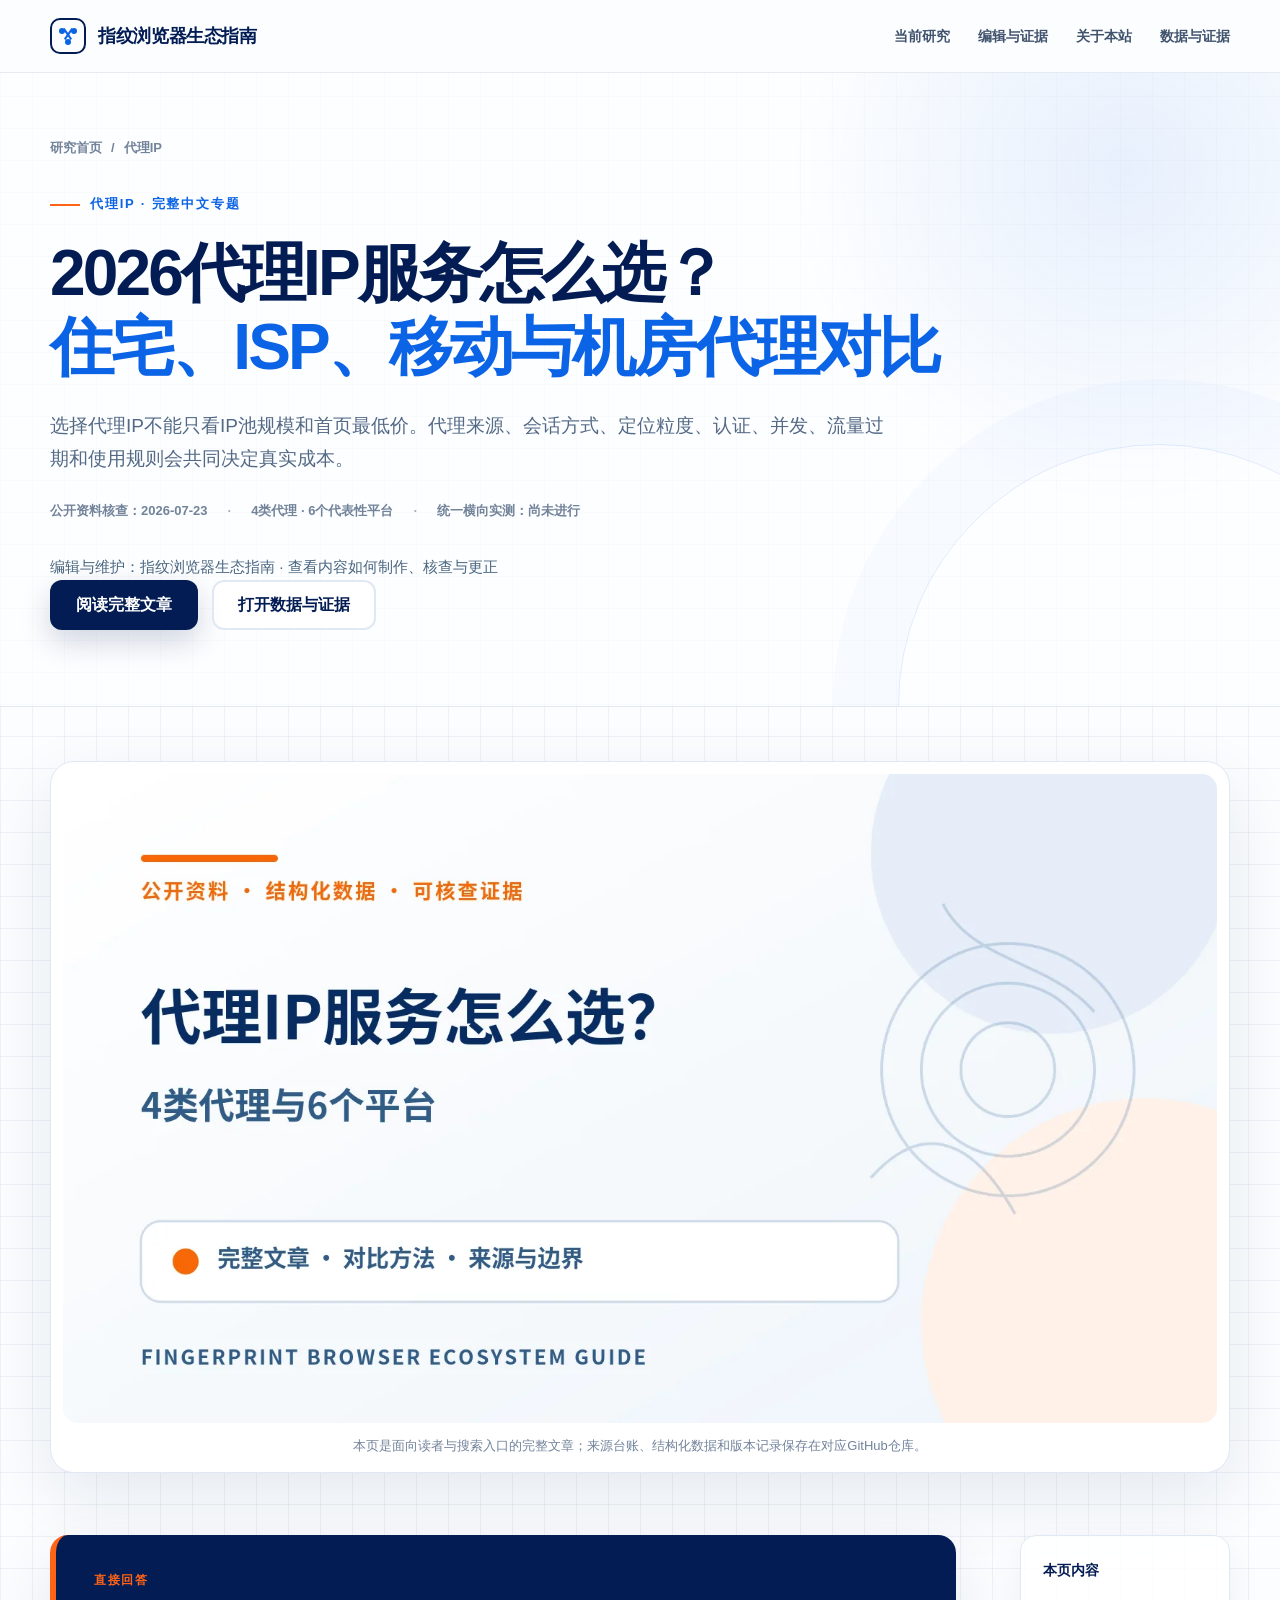
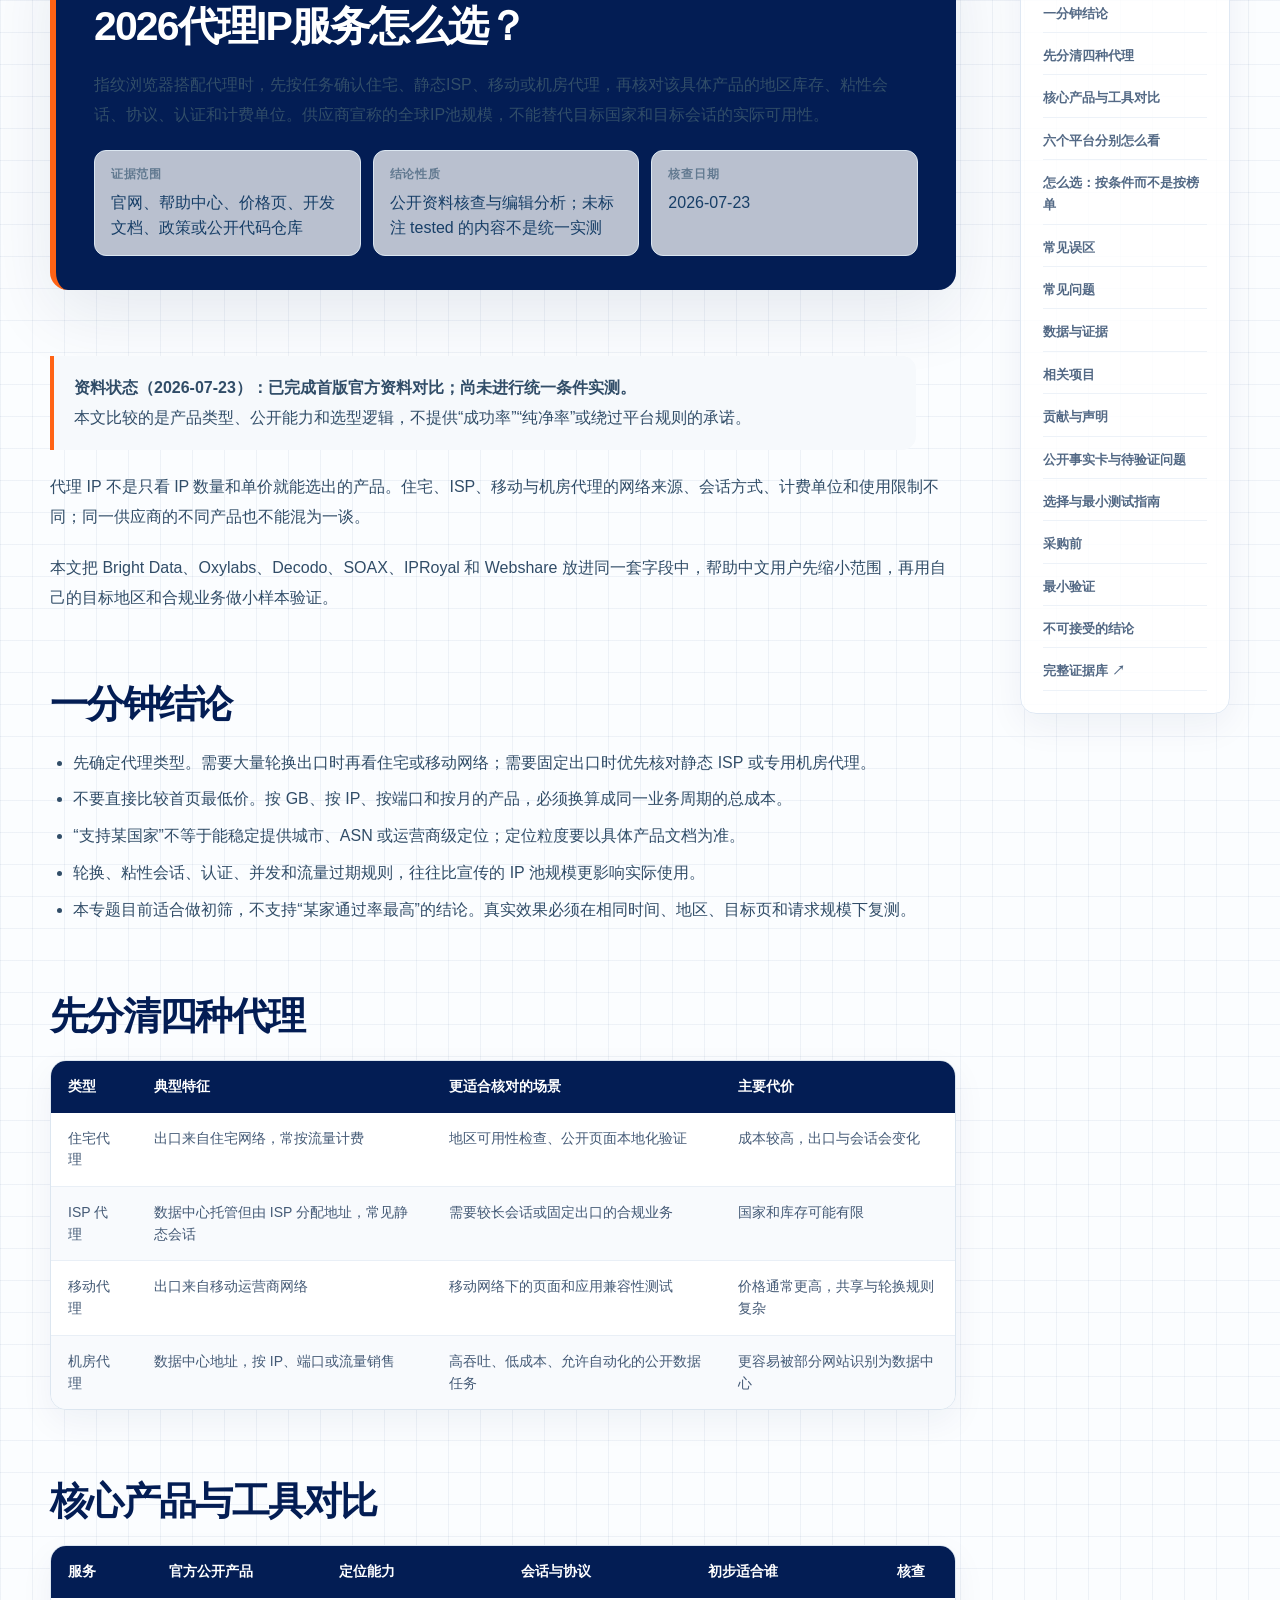
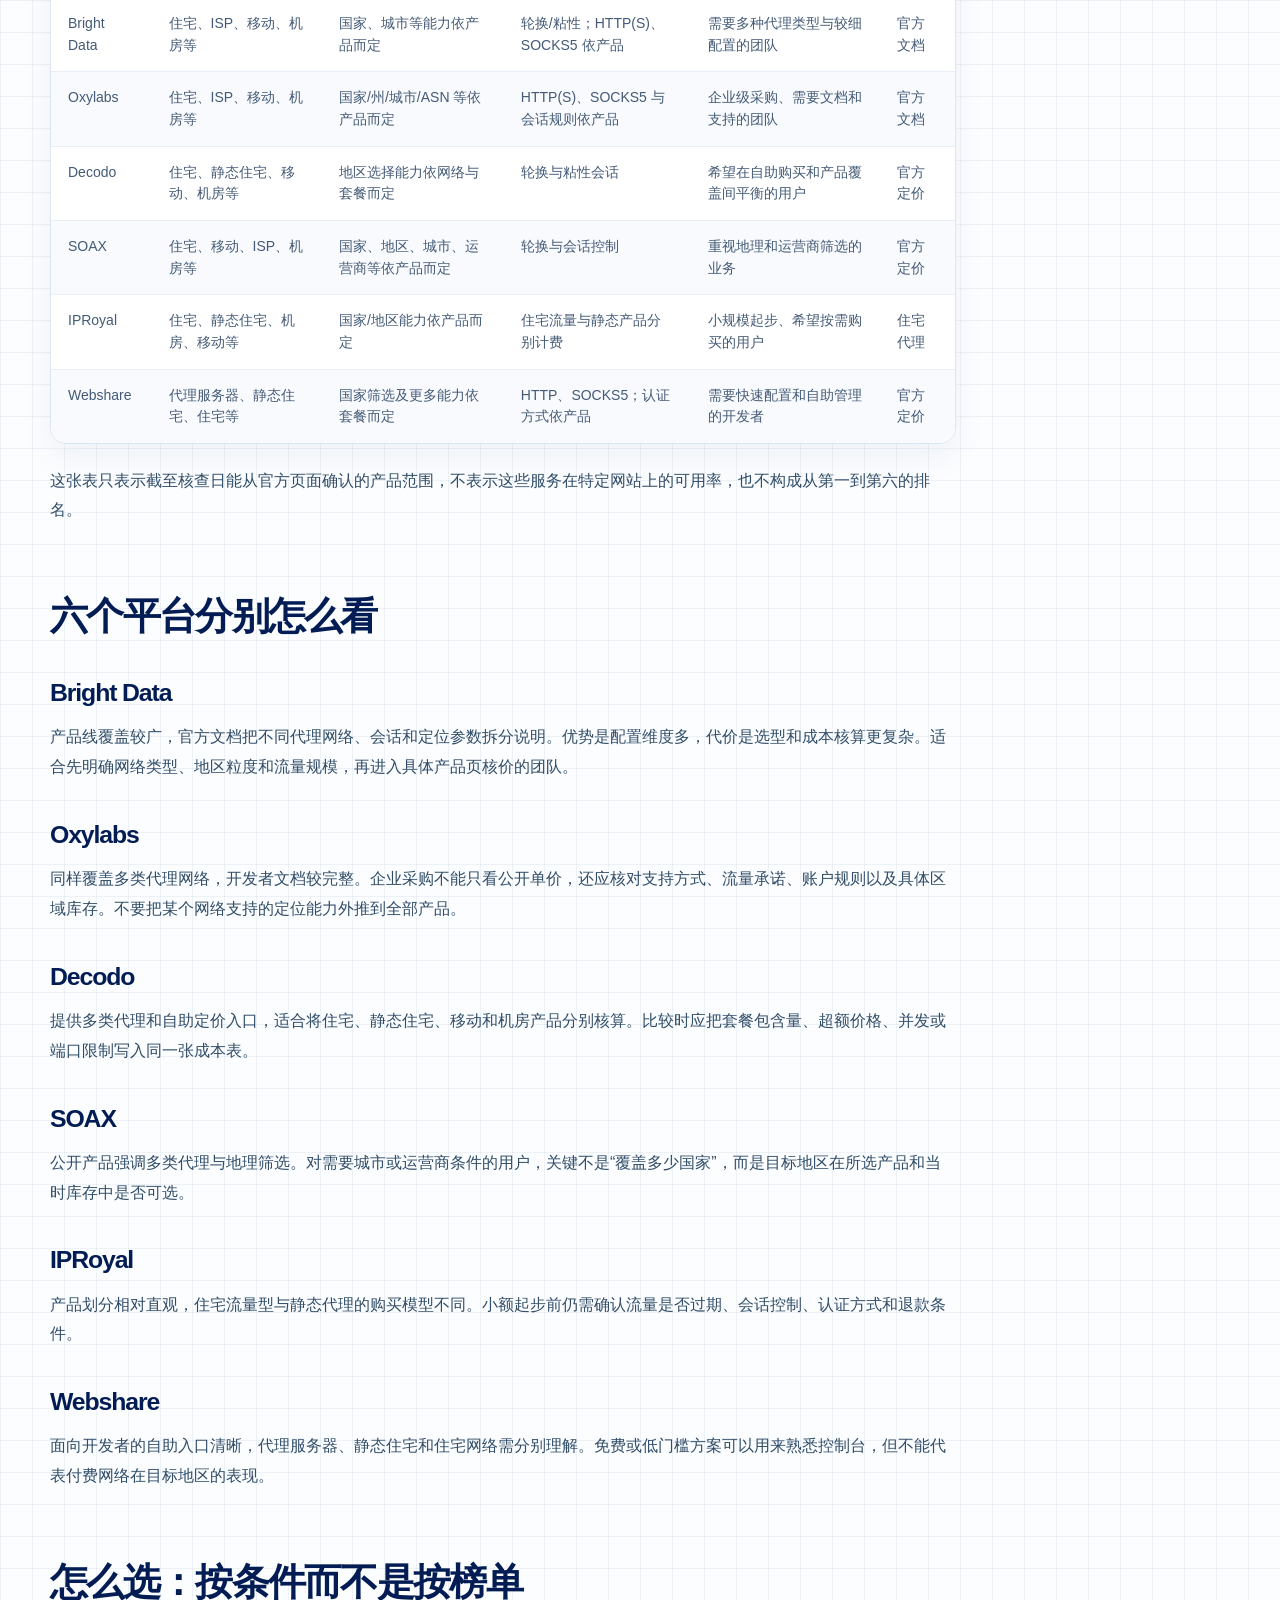
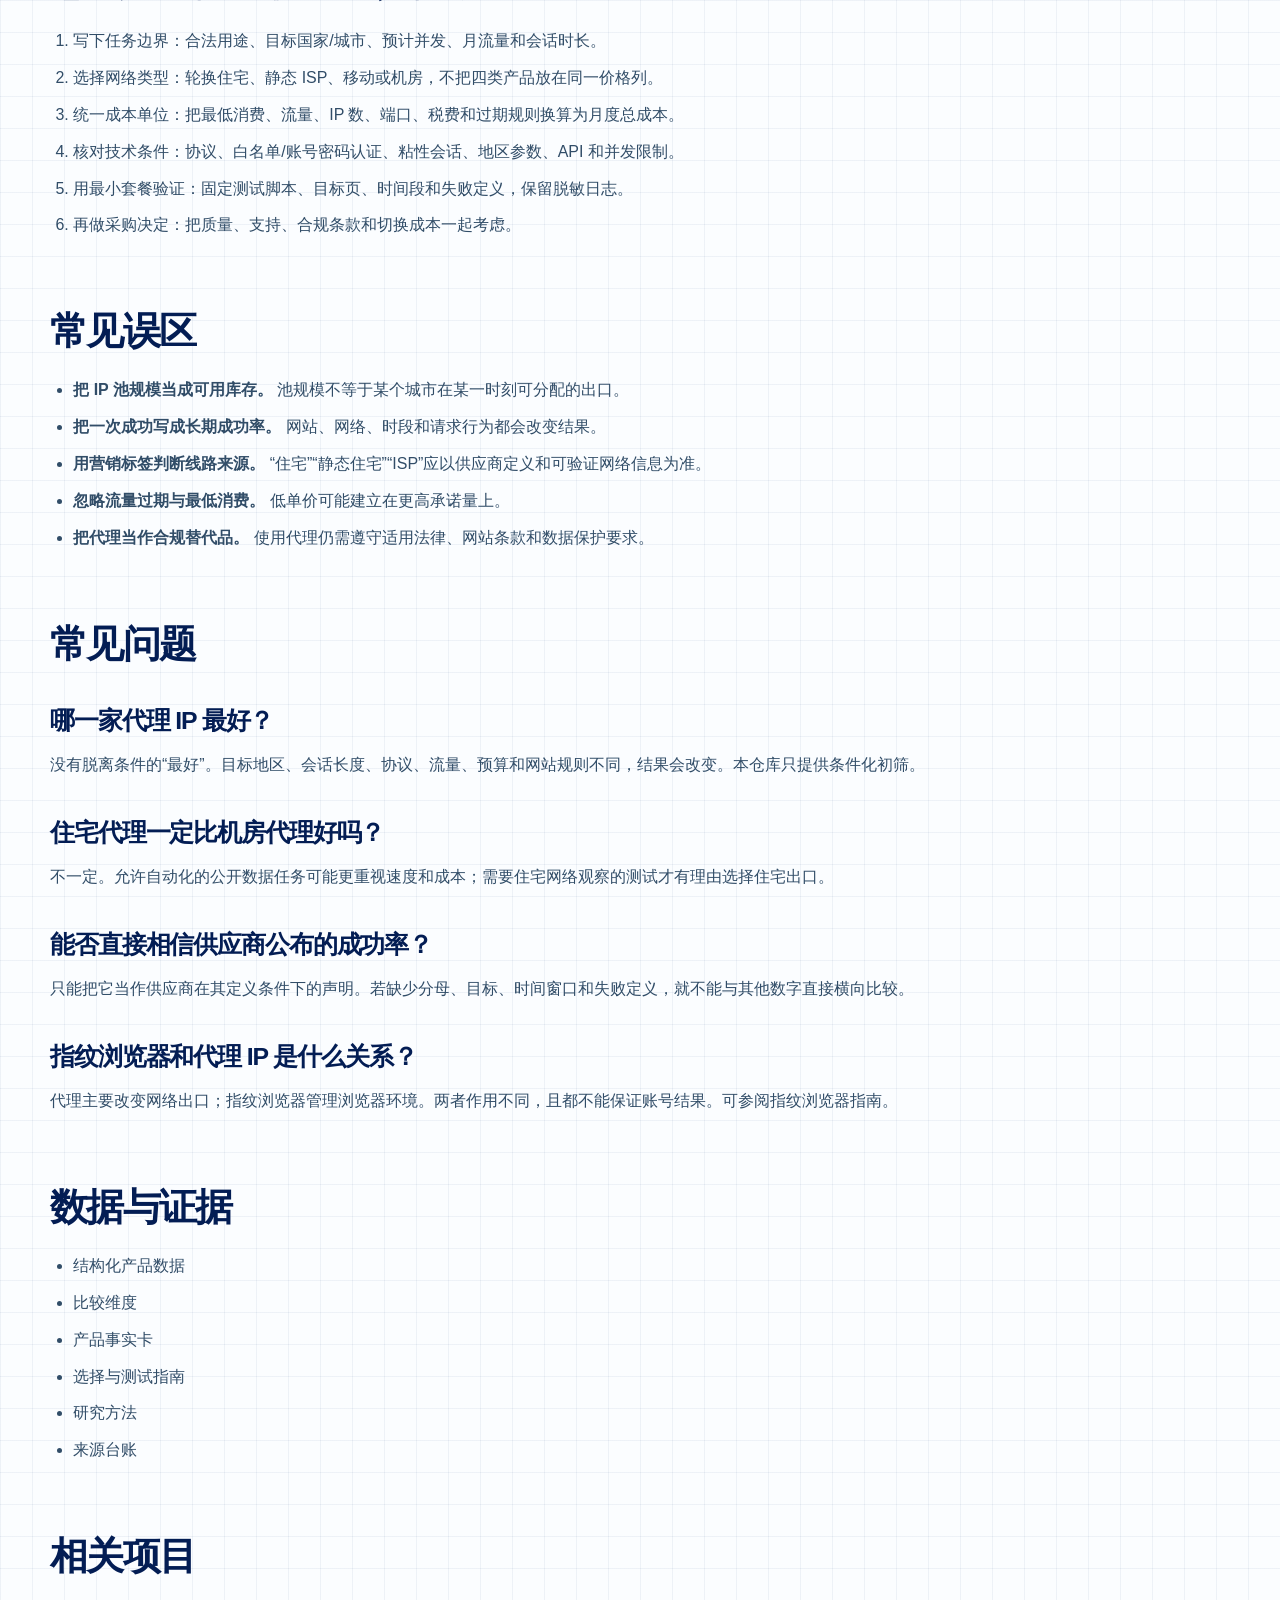
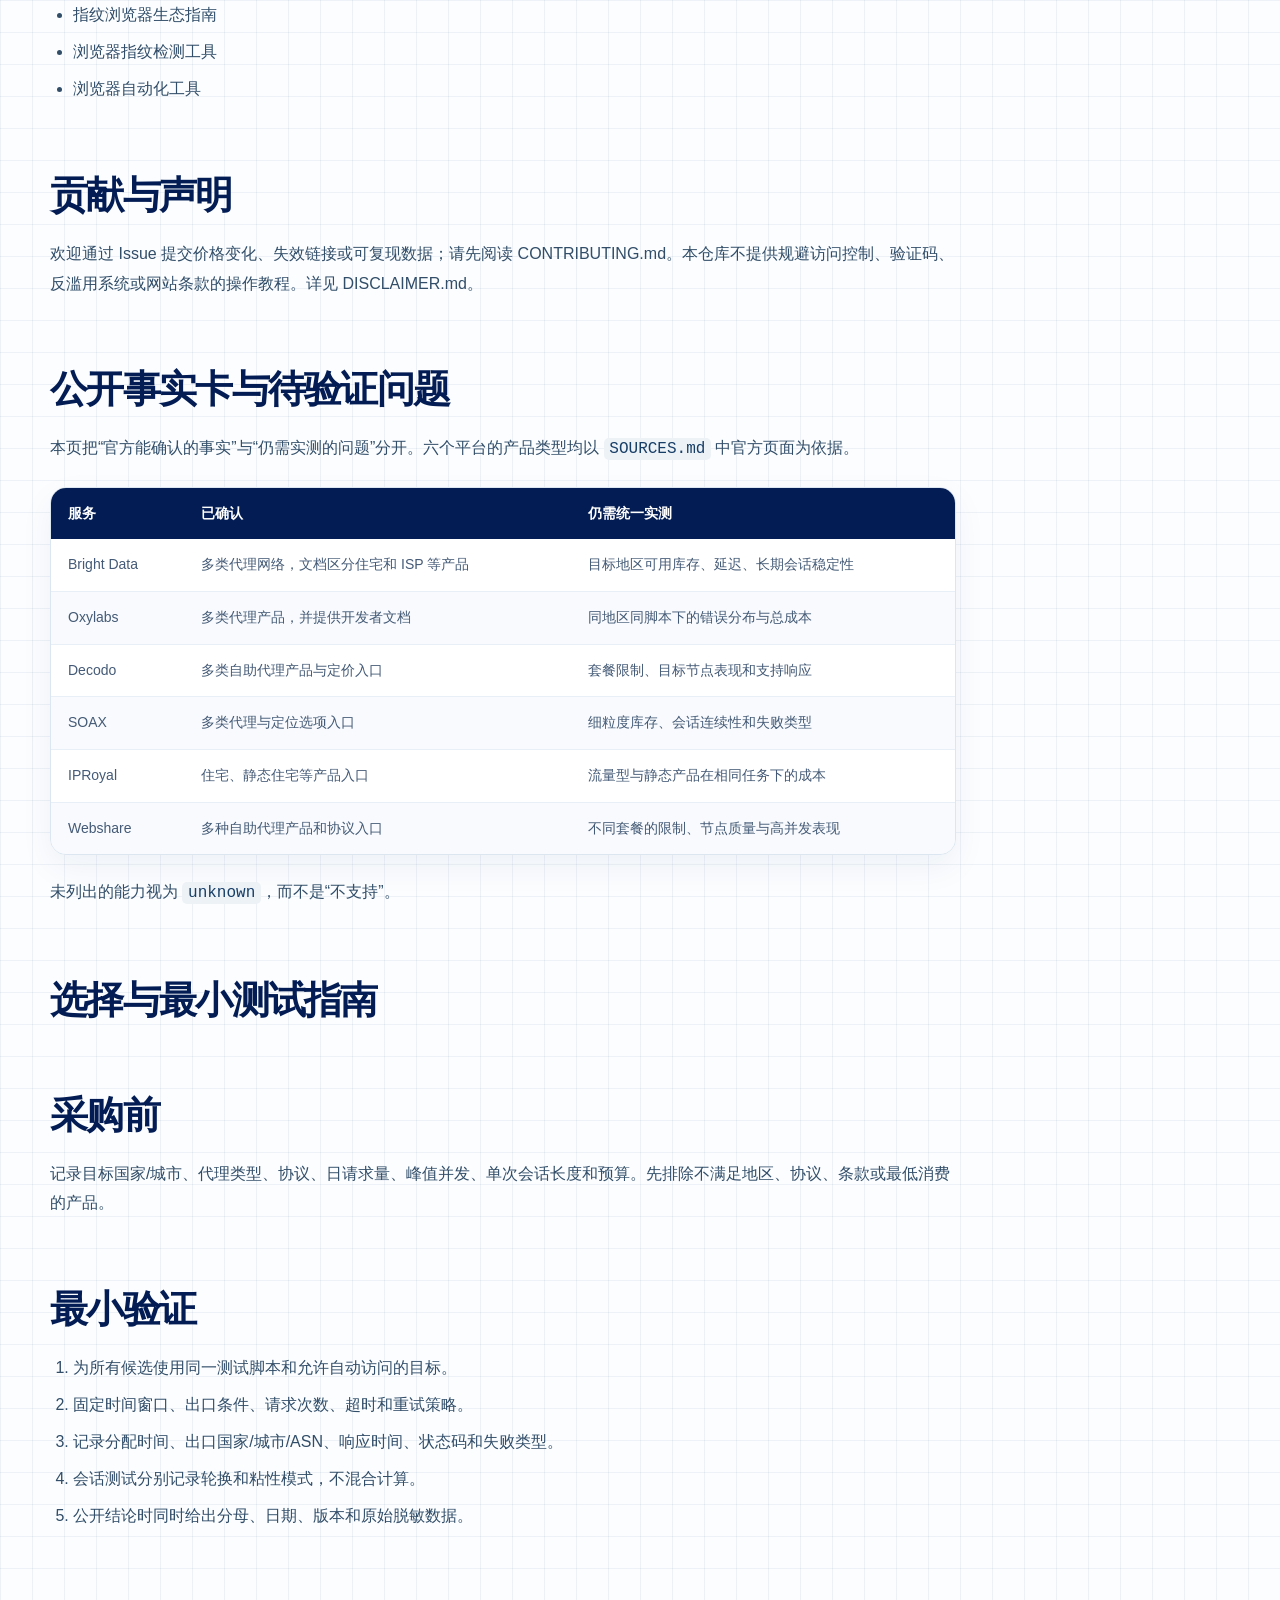
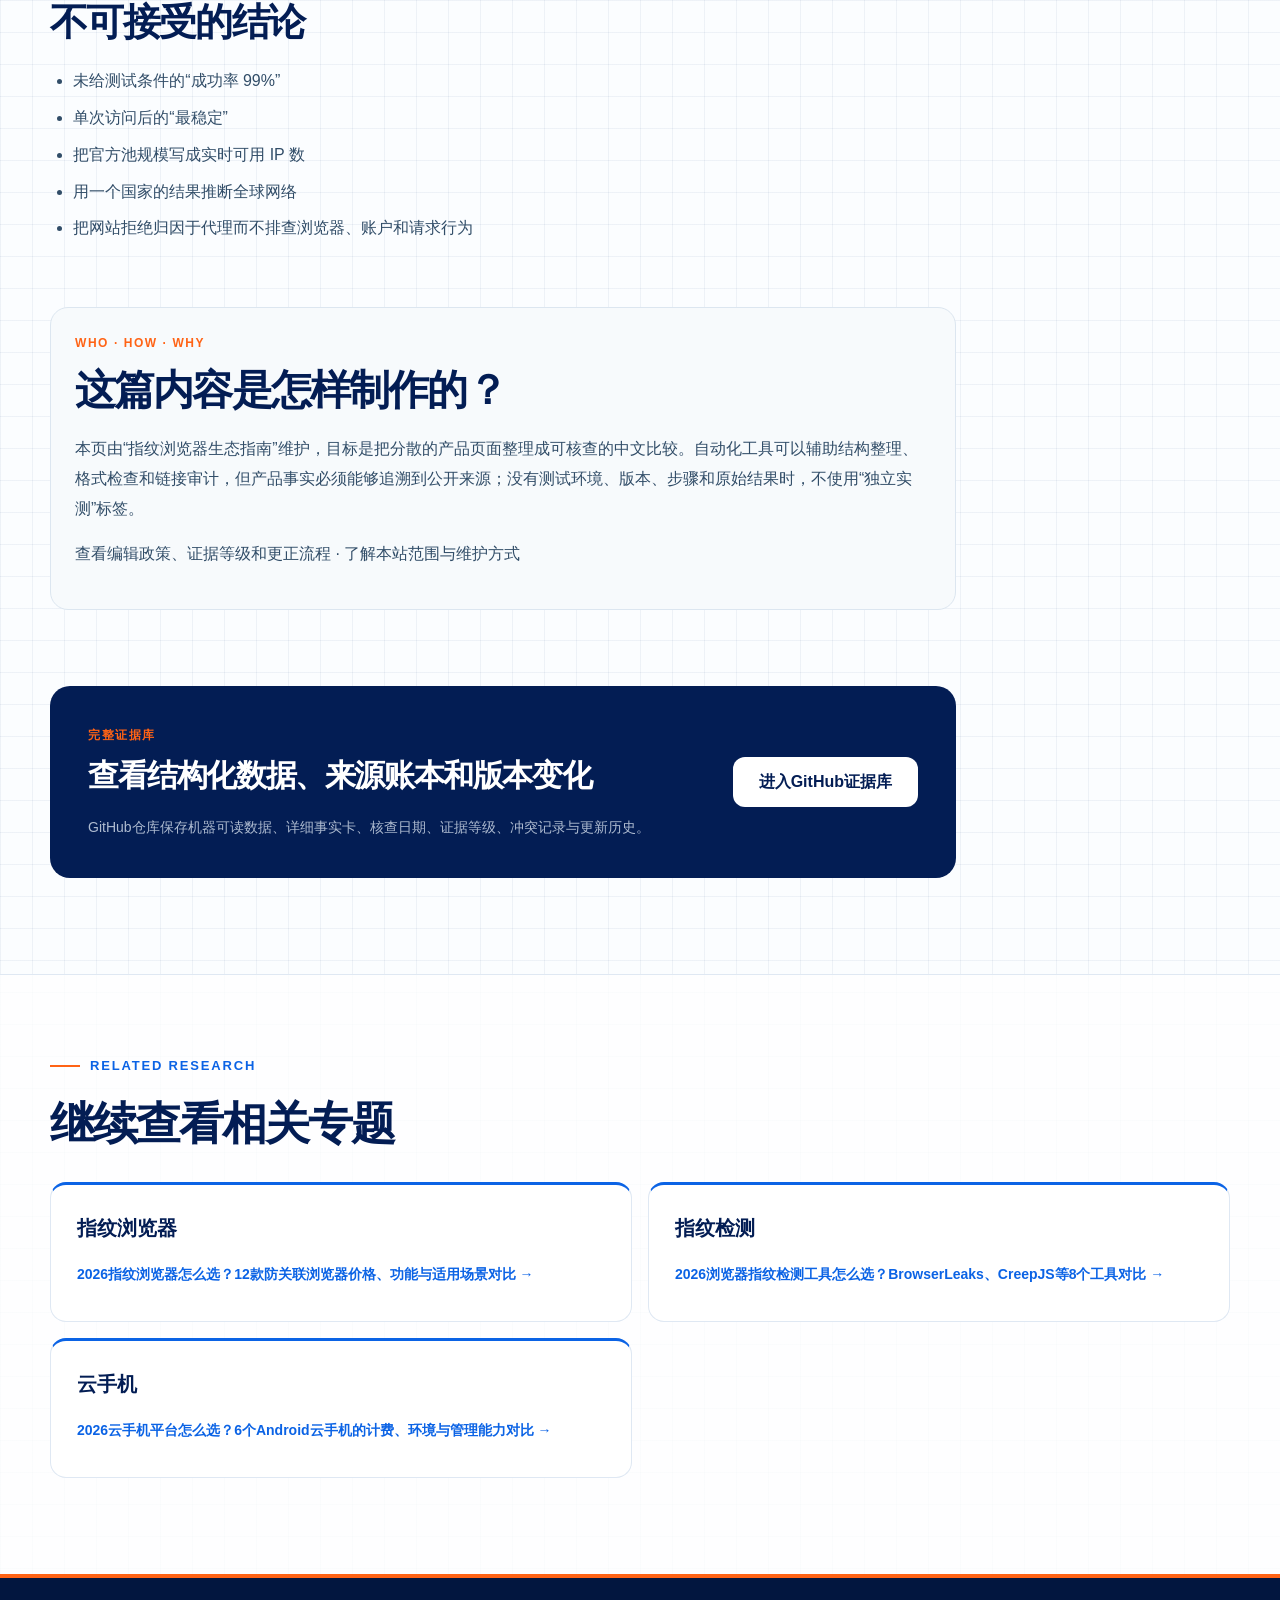
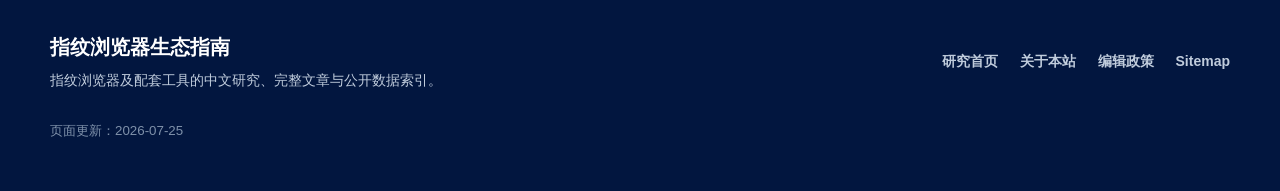
<file: proxy-ip-services/index.html>
<!doctype html>
<html lang="zh-CN">
<head>
  <meta charset="utf-8">
  <meta name="viewport" content="width=device-width, initial-scale=1">
  <title>2026代理IP服务怎么选？住宅、ISP、移动与机房代理对比</title>
  <meta name="description" content="解释住宅代理、静态ISP代理、移动代理与机房代理的区别，并比较Bright Data、Oxylabs、Decodo、SOAX、IPRoyal和Webshare的公开能力、计费与限制。">
  <meta name="robots" content="index,follow,max-image-preview:large">
  <meta name="author" content="指纹浏览器生态指南">
  <link rel="canonical" href="https://fingerprint-browser-guide.github.io/proxy-ip-services/">
  <link rel="icon" href="/assets/favicon.svg" type="image/svg+xml">
  <link rel="stylesheet" href="/styles.css">

  <meta property="og:type" content="article">
  <meta property="og:locale" content="zh_CN">
  <meta property="og:site_name" content="指纹浏览器生态指南">
  <meta property="og:title" content="2026代理IP服务怎么选？住宅、ISP、移动与机房代理对比">
  <meta property="og:description" content="解释住宅代理、静态ISP代理、移动代理与机房代理的区别，并比较Bright Data、Oxylabs、Decodo、SOAX、IPRoyal和Webshare的公开能力、计费与限制。">
  <meta property="og:url" content="https://fingerprint-browser-guide.github.io/proxy-ip-services/">
  <meta property="og:image" content="https://fingerprint-browser-guide.github.io/assets/proxy-ip-services/proxy-ip-services-guide-2026.webp">
  <meta property="og:image:width" content="1600">
  <meta property="og:image:height" content="900">
  <meta property="og:image:alt" content="2026代理IP服务怎么选？住宅、ISP、移动与机房代理对比">
  <meta name="twitter:card" content="summary_large_image">
  <meta name="twitter:title" content="2026代理IP服务怎么选？住宅、ISP、移动与机房代理对比">
  <meta name="twitter:description" content="解释住宅代理、静态ISP代理、移动代理与机房代理的区别，并比较Bright Data、Oxylabs、Decodo、SOAX、IPRoyal和Webshare的公开能力、计费与限制。">
  <meta name="twitter:image" content="https://fingerprint-browser-guide.github.io/assets/proxy-ip-services/proxy-ip-services-guide-2026.webp">

  <script type="application/ld+json">
{
  "@context": "https://schema.org",
  "@type": "Article",
  "headline": "2026代理IP服务怎么选？住宅、ISP、移动与机房代理对比",
  "description": "解释住宅代理、静态ISP代理、移动代理与机房代理的区别，并比较Bright Data、Oxylabs、Decodo、SOAX、IPRoyal和Webshare的公开能力、计费与限制。",
  "image": {
    "@type": "ImageObject",
    "url": "https://fingerprint-browser-guide.github.io/assets/proxy-ip-services/proxy-ip-services-guide-2026.webp",
    "width": 1600,
    "height": 900
  },
  "datePublished": "2026-07-23",
  "dateModified": "2026-07-25",
  "inLanguage": "zh-CN",
  "author": {
    "@type": "Organization",
    "name": "指纹浏览器生态指南",
    "url": "https://fingerprint-browser-guide.github.io/about/"
  },
  "publisher": {
    "@type": "Organization",
    "name": "指纹浏览器生态指南",
    "url": "https://fingerprint-browser-guide.github.io/about/"
  },
  "mainEntityOfPage": "https://fingerprint-browser-guide.github.io/proxy-ip-services/",
  "isPartOf": {
    "@type": "CollectionPage",
    "name": "指纹浏览器生态指南",
    "url": "https://fingerprint-browser-guide.github.io/"
  },
  "about": [
    {
      "@type": "Thing",
      "name": "代理IP"
    },
    {
      "@type": "Thing",
      "name": "住宅代理"
    },
    {
      "@type": "Thing",
      "name": "ISP代理"
    },
    {
      "@type": "Thing",
      "name": "移动代理"
    },
    {
      "@type": "Thing",
      "name": "机房代理"
    }
  ],
  "citation": [
    "https://github.com/fingerprint-browser-guide/proxy-ip-services",
    "https://github.com/fingerprint-browser-guide/proxy-ip-services/blob/main/SOURCES.md",
    "https://github.com/fingerprint-browser-guide/proxy-ip-services/blob/main/METHODOLOGY.md"
  ]
}
  </script>
  <script type="application/ld+json">
{
  "@context": "https://schema.org",
  "@type": "BreadcrumbList",
  "itemListElement": [
    {
      "@type": "ListItem",
      "position": 1,
      "name": "研究首页",
      "item": "https://fingerprint-browser-guide.github.io/"
    },
    {
      "@type": "ListItem",
      "position": 2,
      "name": "代理IP",
      "item": "https://fingerprint-browser-guide.github.io/proxy-ip-services/"
    }
  ]
}
  </script>
</head>
<body>
  <a class="skip-link" href="#main">跳到主要内容</a>
  <header class="site-header">
    <nav class="nav shell" aria-label="主导航">
      <a class="brand" href="/" aria-label="指纹浏览器生态指南首页">
        <span class="brand-mark" aria-hidden="true"><span></span><span></span><span></span></span>
        <span>指纹浏览器生态指南</span>
      </a>
      <div class="nav-links">
        <a href="/#projects">当前研究</a>
        <a href="/editorial-policy/">编辑与证据</a>
        <a href="/about/">关于本站</a>
        <a href="https://github.com/fingerprint-browser-guide/proxy-ip-services">数据与证据</a>
      </div>
    </nav>
  </header>

  <main id="main">
    <article>
      <header class="article-hero">
        <div class="shell">
          <nav class="breadcrumb" aria-label="面包屑">
            <a href="/">研究首页</a><span>/</span><span aria-current="page">代理IP</span>
          </nav>
          <p class="eyebrow"><span></span>代理IP · 完整中文专题</p>
          <h1>2026代理IP服务怎么选？<br><em>住宅、ISP、移动与机房代理对比</em></h1>
          <p class="article-lead">选择代理IP不能只看IP池规模和首页最低价。代理来源、会话方式、定位粒度、认证、并发、流量过期和使用规则会共同决定真实成本。</p>
          <div class="article-meta">
            <span>公开资料核查：2026-07-23</span>
            <span>4类代理 · 6个代表性平台</span>
            <span>统一横向实测：尚未进行</span>
          </div>
          <p class="article-byline">编辑与维护：<a href="/about/">指纹浏览器生态指南</a> · <a href="/editorial-policy/">查看内容如何制作、核查与更正</a></p>
          <div class="hero-actions">
            <a class="button button-primary" href="#article-body">阅读完整文章</a>
            <a class="button button-secondary" href="https://github.com/fingerprint-browser-guide/proxy-ip-services">打开数据与证据</a>
          </div>
        </div>
      </header>

      <div class="shell article-shell">
        <figure class="article-cover">
          <img src="/assets/proxy-ip-services/proxy-ip-services-guide-2026.webp" width="1600" height="900" alt="2026代理IP服务怎么选？住宅、ISP、移动与机房代理对比">
          <figcaption>本页是面向读者与搜索入口的完整文章；来源台账、结构化数据和版本记录保存在对应GitHub仓库。</figcaption>
        </figure>

        <div class="article-layout">
          <div class="article-content long-form-content" id="article-body">
            <section class="answer-card" id="quick-answer">
              <p class="answer-label">直接回答</p>
              <h2>2026代理IP服务怎么选？</h2>
              <p>指纹浏览器搭配代理时，先按任务确认住宅、静态ISP、移动或机房代理，再核对该具体产品的地区库存、粘性会话、协议、认证和计费单位。供应商宣称的全球IP池规模，不能替代目标国家和目标会话的实际可用性。</p>
              <dl class="claim-meta">
                <div><dt>证据范围</dt><dd>官网、帮助中心、价格页、开发文档、政策或公开代码仓库</dd></div>
                <div><dt>结论性质</dt><dd>公开资料核查与编辑分析；未标注 tested 的内容不是统一实测</dd></div>
                <div><dt>核查日期</dt><dd>2026-07-23</dd></div>
              </dl>
              
            </section>
<blockquote>
<p><strong>资料状态（2026-07-23）：已完成首版官方资料对比；尚未进行统一条件实测。</strong><br>本文比较的是产品类型、公开能力和选型逻辑，不提供“成功率”“纯净率”或绕过平台规则的承诺。</p>
</blockquote>
<p>代理 IP 不是只看 IP 数量和单价就能选出的产品。住宅、ISP、移动与机房代理的网络来源、会话方式、计费单位和使用限制不同；同一供应商的不同产品也不能混为一谈。</p>
<p>本文把 Bright Data、Oxylabs、Decodo、SOAX、IPRoyal 和 Webshare 放进同一套字段中，帮助中文用户先缩小范围，再用自己的目标地区和合规业务做小样本验证。</p>
<h2 id="一分钟结论">一分钟结论</h2>
<ul>
<li>先确定代理类型。需要大量轮换出口时再看住宅或移动网络；需要固定出口时优先核对静态 ISP 或专用机房代理。</li>
<li>不要直接比较首页最低价。按 GB、按 IP、按端口和按月的产品，必须换算成同一业务周期的总成本。</li>
<li>“支持某国家”不等于能稳定提供城市、ASN 或运营商级定位；定位粒度要以具体产品文档为准。</li>
<li>轮换、粘性会话、认证、并发和流量过期规则，往往比宣传的 IP 池规模更影响实际使用。</li>
<li>本专题目前适合做初筛，不支持“某家通过率最高”的结论。真实效果必须在相同时间、地区、目标页和请求规模下复测。</li>
</ul>
<h2 id="先分清四种代理">先分清四种代理</h2>
<div class="table-wrap"><table>
<thead>
<tr>
<th>类型</th>
<th>典型特征</th>
<th>更适合核对的场景</th>
<th>主要代价</th>
</tr>
</thead>
<tbody><tr>
<td>住宅代理</td>
<td>出口来自住宅网络，常按流量计费</td>
<td>地区可用性检查、公开页面本地化验证</td>
<td>成本较高，出口与会话会变化</td>
</tr>
<tr>
<td>ISP 代理</td>
<td>数据中心托管但由 ISP 分配地址，常见静态会话</td>
<td>需要较长会话或固定出口的合规业务</td>
<td>国家和库存可能有限</td>
</tr>
<tr>
<td>移动代理</td>
<td>出口来自移动运营商网络</td>
<td>移动网络下的页面和应用兼容性测试</td>
<td>价格通常更高，共享与轮换规则复杂</td>
</tr>
<tr>
<td>机房代理</td>
<td>数据中心地址，按 IP、端口或流量销售</td>
<td>高吞吐、低成本、允许自动化的公开数据任务</td>
<td>更容易被部分网站识别为数据中心</td>
</tr>
</tbody></table></div>
<h2 id="核心产品与工具对比">核心产品与工具对比</h2>
<div class="table-wrap"><table>
<thead>
<tr>
<th>服务</th>
<th>官方公开产品</th>
<th>定位能力</th>
<th>会话与协议</th>
<th>初步适合谁</th>
<th>核查</th>
</tr>
</thead>
<tbody><tr>
<td>Bright Data</td>
<td>住宅、ISP、移动、机房等</td>
<td>国家、城市等能力依产品而定</td>
<td>轮换/粘性；HTTP(S)、SOCKS5 依产品</td>
<td>需要多种代理类型与较细配置的团队</td>
<td><a href="https://docs.brightdata.com/proxy-networks/residential/introduction">官方文档</a></td>
</tr>
<tr>
<td>Oxylabs</td>
<td>住宅、ISP、移动、机房等</td>
<td>国家/州/城市/ASN 等依产品而定</td>
<td>HTTP(S)、SOCKS5 与会话规则依产品</td>
<td>企业级采购、需要文档和支持的团队</td>
<td><a href="https://developers.oxylabs.io/proxies/residential-proxies">官方文档</a></td>
</tr>
<tr>
<td>Decodo</td>
<td>住宅、静态住宅、移动、机房等</td>
<td>地区选择能力依网络与套餐而定</td>
<td>轮换与粘性会话</td>
<td>希望在自助购买和产品覆盖间平衡的用户</td>
<td><a href="https://decodo.com/pricing">官方定价</a></td>
</tr>
<tr>
<td>SOAX</td>
<td>住宅、移动、ISP、机房等</td>
<td>国家、地区、城市、运营商等依产品而定</td>
<td>轮换与会话控制</td>
<td>重视地理和运营商筛选的业务</td>
<td><a href="https://soax.com/pricing">官方定价</a></td>
</tr>
<tr>
<td>IPRoyal</td>
<td>住宅、静态住宅、机房、移动等</td>
<td>国家/地区能力依产品而定</td>
<td>住宅流量与静态产品分别计费</td>
<td>小规模起步、希望按需购买的用户</td>
<td><a href="https://iproyal.com/residential-proxies/">住宅代理</a></td>
</tr>
<tr>
<td>Webshare</td>
<td>代理服务器、静态住宅、住宅等</td>
<td>国家筛选及更多能力依套餐而定</td>
<td>HTTP、SOCKS5；认证方式依产品</td>
<td>需要快速配置和自助管理的开发者</td>
<td><a href="https://www.webshare.io/pricing">官方定价</a></td>
</tr>
</tbody></table></div>
<p>这张表只表示截至核查日能从官方页面确认的产品范围，不表示这些服务在特定网站上的可用率，也不构成从第一到第六的排名。</p>
<h2 id="六个平台分别怎么看">六个平台分别怎么看</h2>
<h3 id="bright-data">Bright Data</h3>
<p>产品线覆盖较广，官方文档把不同代理网络、会话和定位参数拆分说明。优势是配置维度多，代价是选型和成本核算更复杂。适合先明确网络类型、地区粒度和流量规模，再进入具体产品页核价的团队。</p>
<h3 id="oxylabs">Oxylabs</h3>
<p>同样覆盖多类代理网络，开发者文档较完整。企业采购不能只看公开单价，还应核对支持方式、流量承诺、账户规则以及具体区域库存。不要把某个网络支持的定位能力外推到全部产品。</p>
<h3 id="decodo">Decodo</h3>
<p>提供多类代理和自助定价入口，适合将住宅、静态住宅、移动和机房产品分别核算。比较时应把套餐包含量、超额价格、并发或端口限制写入同一张成本表。</p>
<h3 id="soax">SOAX</h3>
<p>公开产品强调多类代理与地理筛选。对需要城市或运营商条件的用户，关键不是“覆盖多少国家”，而是目标地区在所选产品和当时库存中是否可选。</p>
<h3 id="iproyal">IPRoyal</h3>
<p>产品划分相对直观，住宅流量型与静态代理的购买模型不同。小额起步前仍需确认流量是否过期、会话控制、认证方式和退款条件。</p>
<h3 id="webshare">Webshare</h3>
<p>面向开发者的自助入口清晰，代理服务器、静态住宅和住宅网络需分别理解。免费或低门槛方案可以用来熟悉控制台，但不能代表付费网络在目标地区的表现。</p>
<h2 id="怎么选-按条件而不是按榜单">怎么选：按条件而不是按榜单</h2>
<ol>
<li>写下任务边界：合法用途、目标国家/城市、预计并发、月流量和会话时长。</li>
<li>选择网络类型：轮换住宅、静态 ISP、移动或机房，不把四类产品放在同一价格列。</li>
<li>统一成本单位：把最低消费、流量、IP 数、端口、税费和过期规则换算为月度总成本。</li>
<li>核对技术条件：协议、白名单/账号密码认证、粘性会话、地区参数、API 和并发限制。</li>
<li>用最小套餐验证：固定测试脚本、目标页、时间段和失败定义，保留脱敏日志。</li>
<li>再做采购决定：把质量、支持、合规条款和切换成本一起考虑。</li>
</ol>
<h2 id="常见误区">常见误区</h2>
<ul>
<li><strong>把 IP 池规模当成可用库存。</strong> 池规模不等于某个城市在某一时刻可分配的出口。</li>
<li><strong>把一次成功写成长期成功率。</strong> 网站、网络、时段和请求行为都会改变结果。</li>
<li><strong>用营销标签判断线路来源。</strong> “住宅”“静态住宅”“ISP”应以供应商定义和可验证网络信息为准。</li>
<li><strong>忽略流量过期与最低消费。</strong> 低单价可能建立在更高承诺量上。</li>
<li><strong>把代理当作合规替代品。</strong> 使用代理仍需遵守适用法律、网站条款和数据保护要求。</li>
</ul>
<h2 id="常见问题">常见问题</h2>
<h3 id="哪一家代理-ip-最好">哪一家代理 IP 最好？</h3>
<p>没有脱离条件的“最好”。目标地区、会话长度、协议、流量、预算和网站规则不同，结果会改变。本仓库只提供条件化初筛。</p>
<h3 id="住宅代理一定比机房代理好吗">住宅代理一定比机房代理好吗？</h3>
<p>不一定。允许自动化的公开数据任务可能更重视速度和成本；需要住宅网络观察的测试才有理由选择住宅出口。</p>
<h3 id="能否直接相信供应商公布的成功率">能否直接相信供应商公布的成功率？</h3>
<p>只能把它当作供应商在其定义条件下的声明。若缺少分母、目标、时间窗口和失败定义，就不能与其他数字直接横向比较。</p>
<h3 id="指纹浏览器和代理-ip-是什么关系">指纹浏览器和代理 IP 是什么关系？</h3>
<p>代理主要改变网络出口；指纹浏览器管理浏览器环境。两者作用不同，且都不能保证账号结果。可参阅<a href="https://github.com/fingerprint-browser-guide/fingerprint-browser">指纹浏览器指南</a>。</p>
<h2 id="数据与证据">数据与证据</h2>
<ul>
<li><a href="https://github.com/fingerprint-browser-guide/proxy-ip-services/blob/main/data/proxy-ip.csv">结构化产品数据</a></li>
<li><a href="https://github.com/fingerprint-browser-guide/proxy-ip-services/blob/main/data/comparison-dimensions.csv">比较维度</a></li>
<li><a href="https://github.com/fingerprint-browser-guide/proxy-ip-services/blob/main/docs/product-facts.md">产品事实卡</a></li>
<li><a href="https://github.com/fingerprint-browser-guide/proxy-ip-services/blob/main/docs/selection-and-test-guide.md">选择与测试指南</a></li>
<li><a href="https://github.com/fingerprint-browser-guide/proxy-ip-services/blob/main/METHODOLOGY.md">研究方法</a></li>
<li><a href="https://github.com/fingerprint-browser-guide/proxy-ip-services/blob/main/SOURCES.md">来源台账</a></li>
</ul>
<h2 id="相关项目">相关项目</h2>
<ul>
<li><a href="https://fingerprint-browser-guide.github.io/">指纹浏览器生态指南</a></li>
<li><a href="https://github.com/fingerprint-browser-guide/browser-fingerprint-checkers">浏览器指纹检测工具</a></li>
<li><a href="https://github.com/fingerprint-browser-guide/browser-automation-tools">浏览器自动化工具</a></li>
</ul>
<h2 id="贡献与声明">贡献与声明</h2>
<p>欢迎通过 Issue 提交价格变化、失效链接或可复现数据；请先阅读 <a href="https://github.com/fingerprint-browser-guide/proxy-ip-services/blob/main/CONTRIBUTING.md">CONTRIBUTING.md</a>。本仓库不提供规避访问控制、验证码、反滥用系统或网站条款的操作教程。详见 <a href="https://github.com/fingerprint-browser-guide/proxy-ip-services/blob/main/DISCLAIMER.md">DISCLAIMER.md</a>。</p>
<h2 id="公开事实卡与待验证问题">公开事实卡与待验证问题</h2>
<p>本页把“官方能确认的事实”与“仍需实测的问题”分开。六个平台的产品类型均以 <code>SOURCES.md</code> 中官方页面为依据。</p>
<div class="table-wrap"><table>
<thead>
<tr>
<th>服务</th>
<th>已确认</th>
<th>仍需统一实测</th>
</tr>
</thead>
<tbody><tr>
<td>Bright Data</td>
<td>多类代理网络，文档区分住宅和 ISP 等产品</td>
<td>目标地区可用库存、延迟、长期会话稳定性</td>
</tr>
<tr>
<td>Oxylabs</td>
<td>多类代理产品，并提供开发者文档</td>
<td>同地区同脚本下的错误分布与总成本</td>
</tr>
<tr>
<td>Decodo</td>
<td>多类自助代理产品与定价入口</td>
<td>套餐限制、目标节点表现和支持响应</td>
</tr>
<tr>
<td>SOAX</td>
<td>多类代理与定位选项入口</td>
<td>细粒度库存、会话连续性和失败类型</td>
</tr>
<tr>
<td>IPRoyal</td>
<td>住宅、静态住宅等产品入口</td>
<td>流量型与静态产品在相同任务下的成本</td>
</tr>
<tr>
<td>Webshare</td>
<td>多种自助代理产品和协议入口</td>
<td>不同套餐的限制、节点质量与高并发表现</td>
</tr>
</tbody></table></div>
<p>未列出的能力视为 <code>unknown</code>，而不是“不支持”。</p>
<h2 id="选择与最小测试指南">选择与最小测试指南</h2>
<h2 id="采购前">采购前</h2>
<p>记录目标国家/城市、代理类型、协议、日请求量、峰值并发、单次会话长度和预算。先排除不满足地区、协议、条款或最低消费的产品。</p>
<h2 id="最小验证">最小验证</h2>
<ol>
<li>为所有候选使用同一测试脚本和允许自动访问的目标。</li>
<li>固定时间窗口、出口条件、请求次数、超时和重试策略。</li>
<li>记录分配时间、出口国家/城市/ASN、响应时间、状态码和失败类型。</li>
<li>会话测试分别记录轮换和粘性模式，不混合计算。</li>
<li>公开结论时同时给出分母、日期、版本和原始脱敏数据。</li>
</ol>
<h2 id="不可接受的结论">不可接受的结论</h2>
<ul>
<li>未给测试条件的“成功率 99%”</li>
<li>单次访问后的“最稳定”</li>
<li>把官方池规模写成实时可用 IP 数</li>
<li>用一个国家的结果推断全球网络</li>
<li>把网站拒绝归因于代理而不排查浏览器、账户和请求行为</li>
</ul>

            <section class="editorial-note" aria-labelledby="editorial-note-title">
              <p class="section-kicker">Who · How · Why</p>
              <h2 id="editorial-note-title">这篇内容是怎样制作的？</h2>
              <p>本页由“指纹浏览器生态指南”维护，目标是把分散的产品页面整理成可核查的中文比较。自动化工具可以辅助结构整理、格式检查和链接审计，但产品事实必须能够追溯到公开来源；没有测试环境、版本、步骤和原始结果时，不使用“独立实测”标签。</p>
              <p><a href="/editorial-policy/">查看编辑政策、证据等级和更正流程</a> · <a href="/about/">了解本站范围与维护方式</a></p>
            </section>
            <section class="source-cta">
              <div>
                <p class="section-kicker">完整证据库</p>
                <h2>查看结构化数据、来源账本和版本变化</h2>
                <p>GitHub仓库保存机器可读数据、详细事实卡、核查日期、证据等级、冲突记录与更新历史。</p>
              </div>
              <a class="button button-light" href="https://github.com/fingerprint-browser-guide/proxy-ip-services">进入GitHub证据库</a>
            </section>
          </div>

          <aside class="article-aside" aria-label="页面导航">
            <strong>本页内容</strong>
            <a href="#一分钟结论">一分钟结论</a>
            <a href="#先分清四种代理">先分清四种代理</a>
            <a href="#核心产品与工具对比">核心产品与工具对比</a>
            <a href="#六个平台分别怎么看">六个平台分别怎么看</a>
            <a href="#怎么选-按条件而不是按榜单">怎么选：按条件而不是按榜单</a>
            <a href="#常见误区">常见误区</a>
            <a href="#常见问题">常见问题</a>
            <a href="#数据与证据">数据与证据</a>
            <a href="#相关项目">相关项目</a>
            <a href="#贡献与声明">贡献与声明</a>
            <a href="#公开事实卡与待验证问题">公开事实卡与待验证问题</a>
            <a href="#选择与最小测试指南">选择与最小测试指南</a>
            <a href="#采购前">采购前</a>
            <a href="#最小验证">最小验证</a>
            <a href="#不可接受的结论">不可接受的结论</a>
            <a href="https://github.com/fingerprint-browser-guide/proxy-ip-services">完整证据库 ↗</a>
          </aside>
        </div>
      </div>
    </article>

    <section class="related">
      <div class="shell">
        <p class="eyebrow"><span></span>Related research</p>
        <h2>继续查看相关专题</h2>
        <div class="related-grid">
          <a href="/fingerprint-browser/"><b>指纹浏览器</b><span>2026指纹浏览器怎么选？12款防关联浏览器价格、功能与适用场景对比 →</span></a>
          <a href="/browser-fingerprint-checkers/"><b>指纹检测</b><span>2026浏览器指纹检测工具怎么选？BrowserLeaks、CreepJS等8个工具对比 →</span></a>
          <a href="/cloud-phone-platforms/"><b>云手机</b><span>2026云手机平台怎么选？6个Android云手机的计费、环境与管理能力对比 →</span></a>
        </div>
      </div>
    </section>
  </main>

  <footer class="site-footer">
    <div class="shell footer-inner">
      <div><strong>指纹浏览器生态指南</strong><p>指纹浏览器及配套工具的中文研究、完整文章与公开数据索引。</p></div>
      <div class="footer-links"><a href="/">研究首页</a><a href="/about/">关于本站</a><a href="/editorial-policy/">编辑政策</a><a href="/sitemap.xml">Sitemap</a></div>
      <small>页面更新：2026-07-25</small>
    </div>
  </footer>
</body>
</html>
</file>
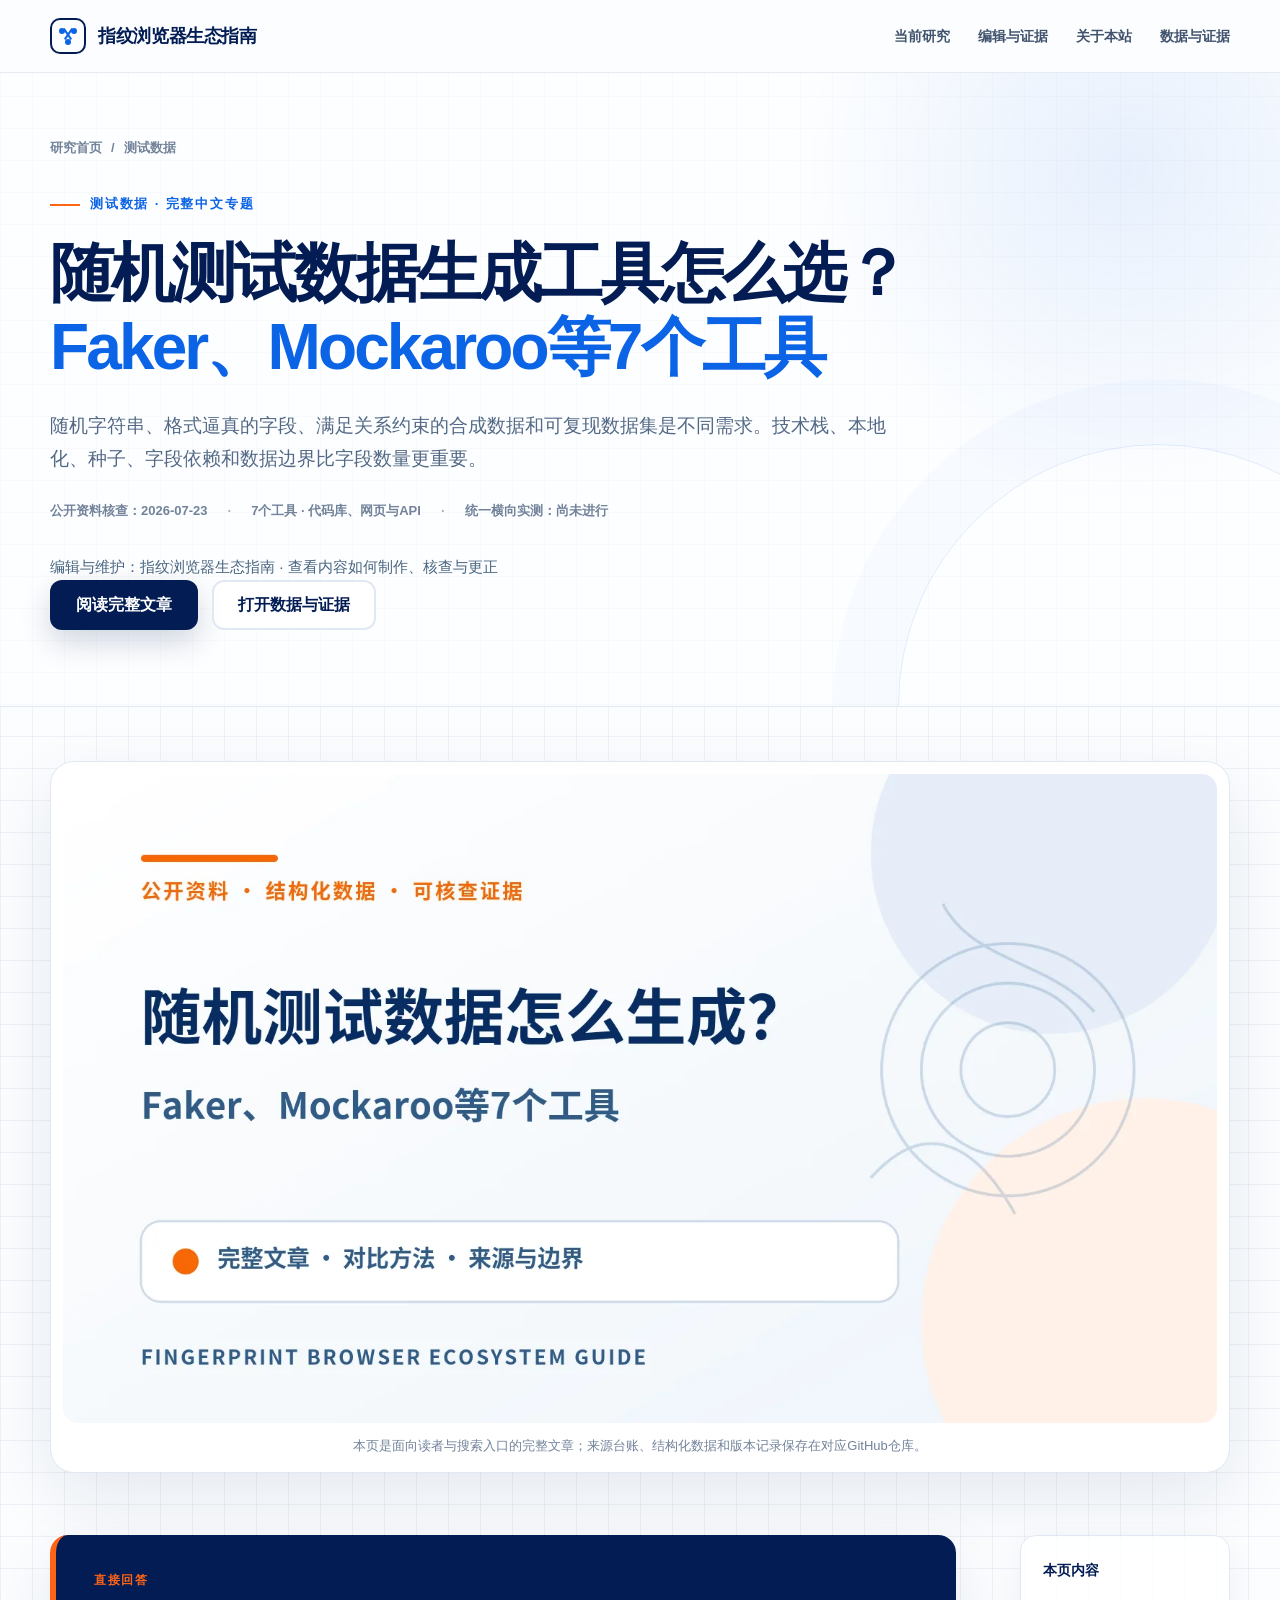
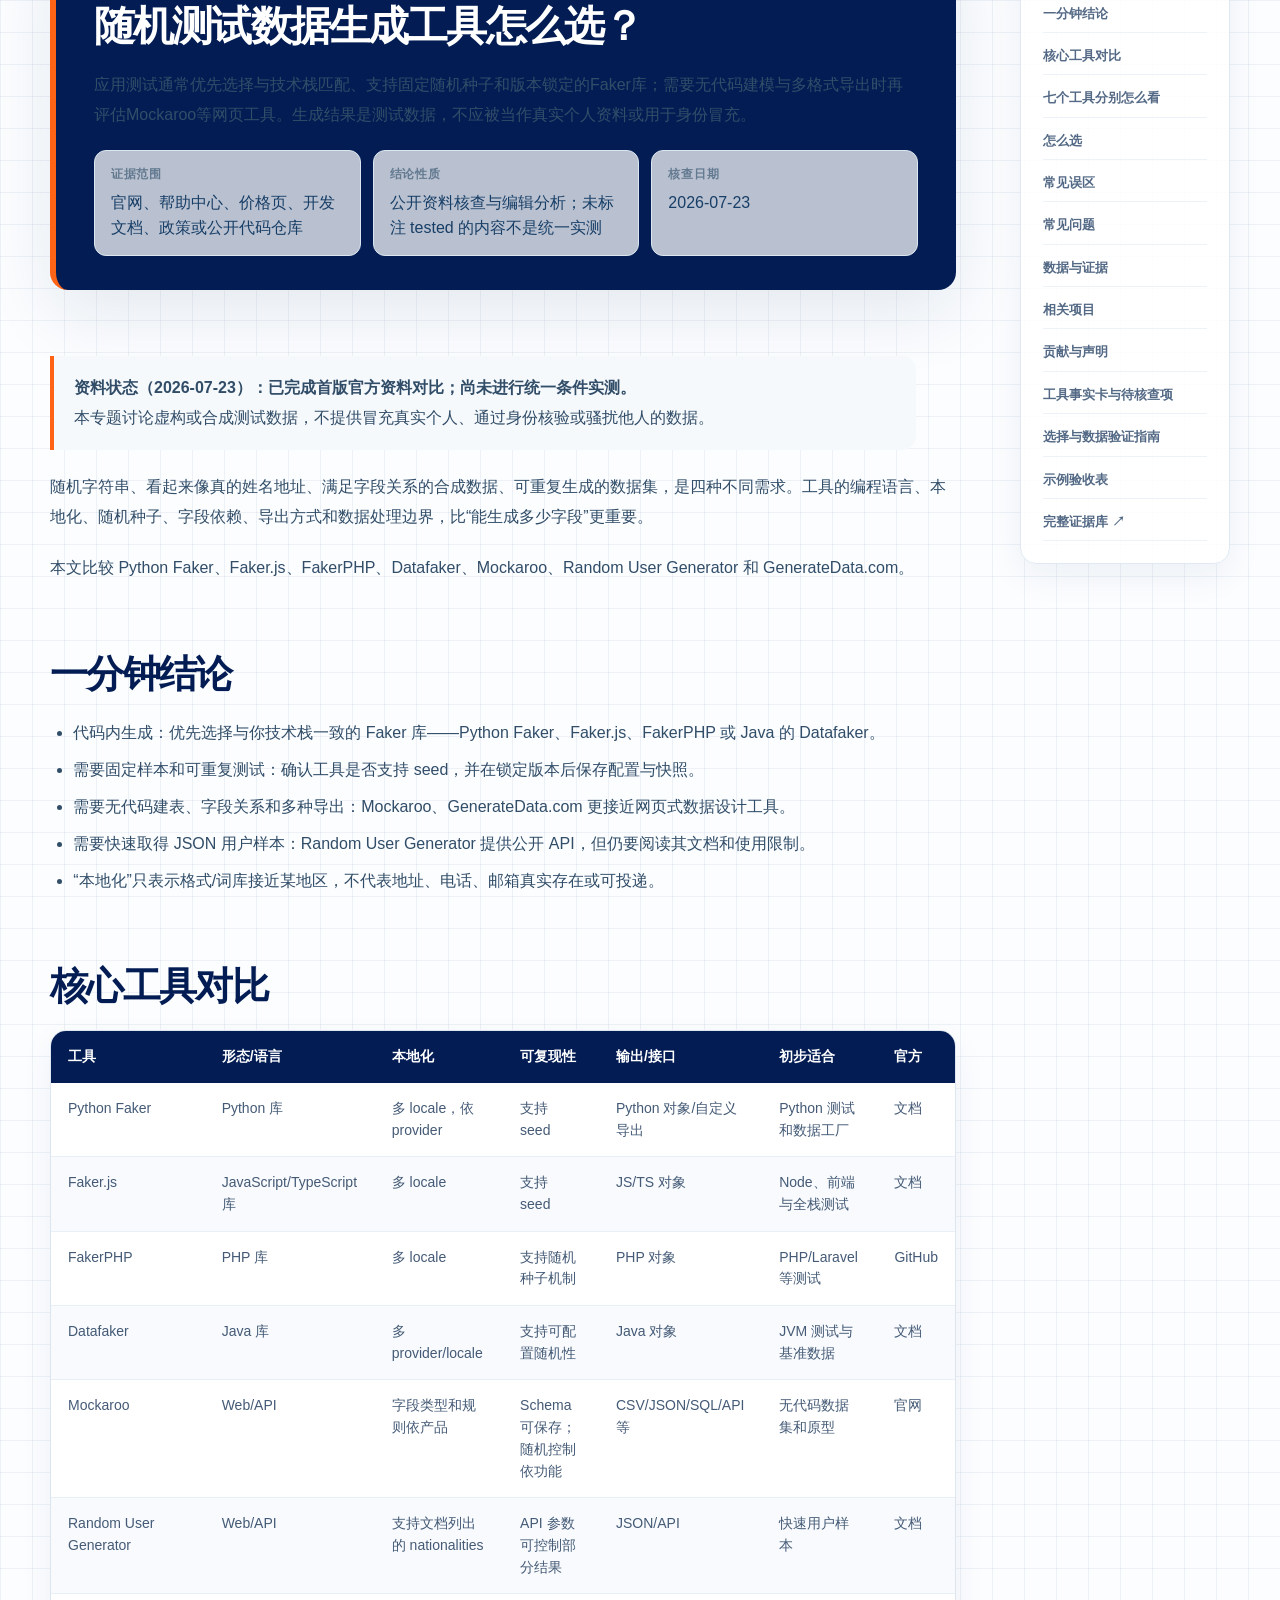
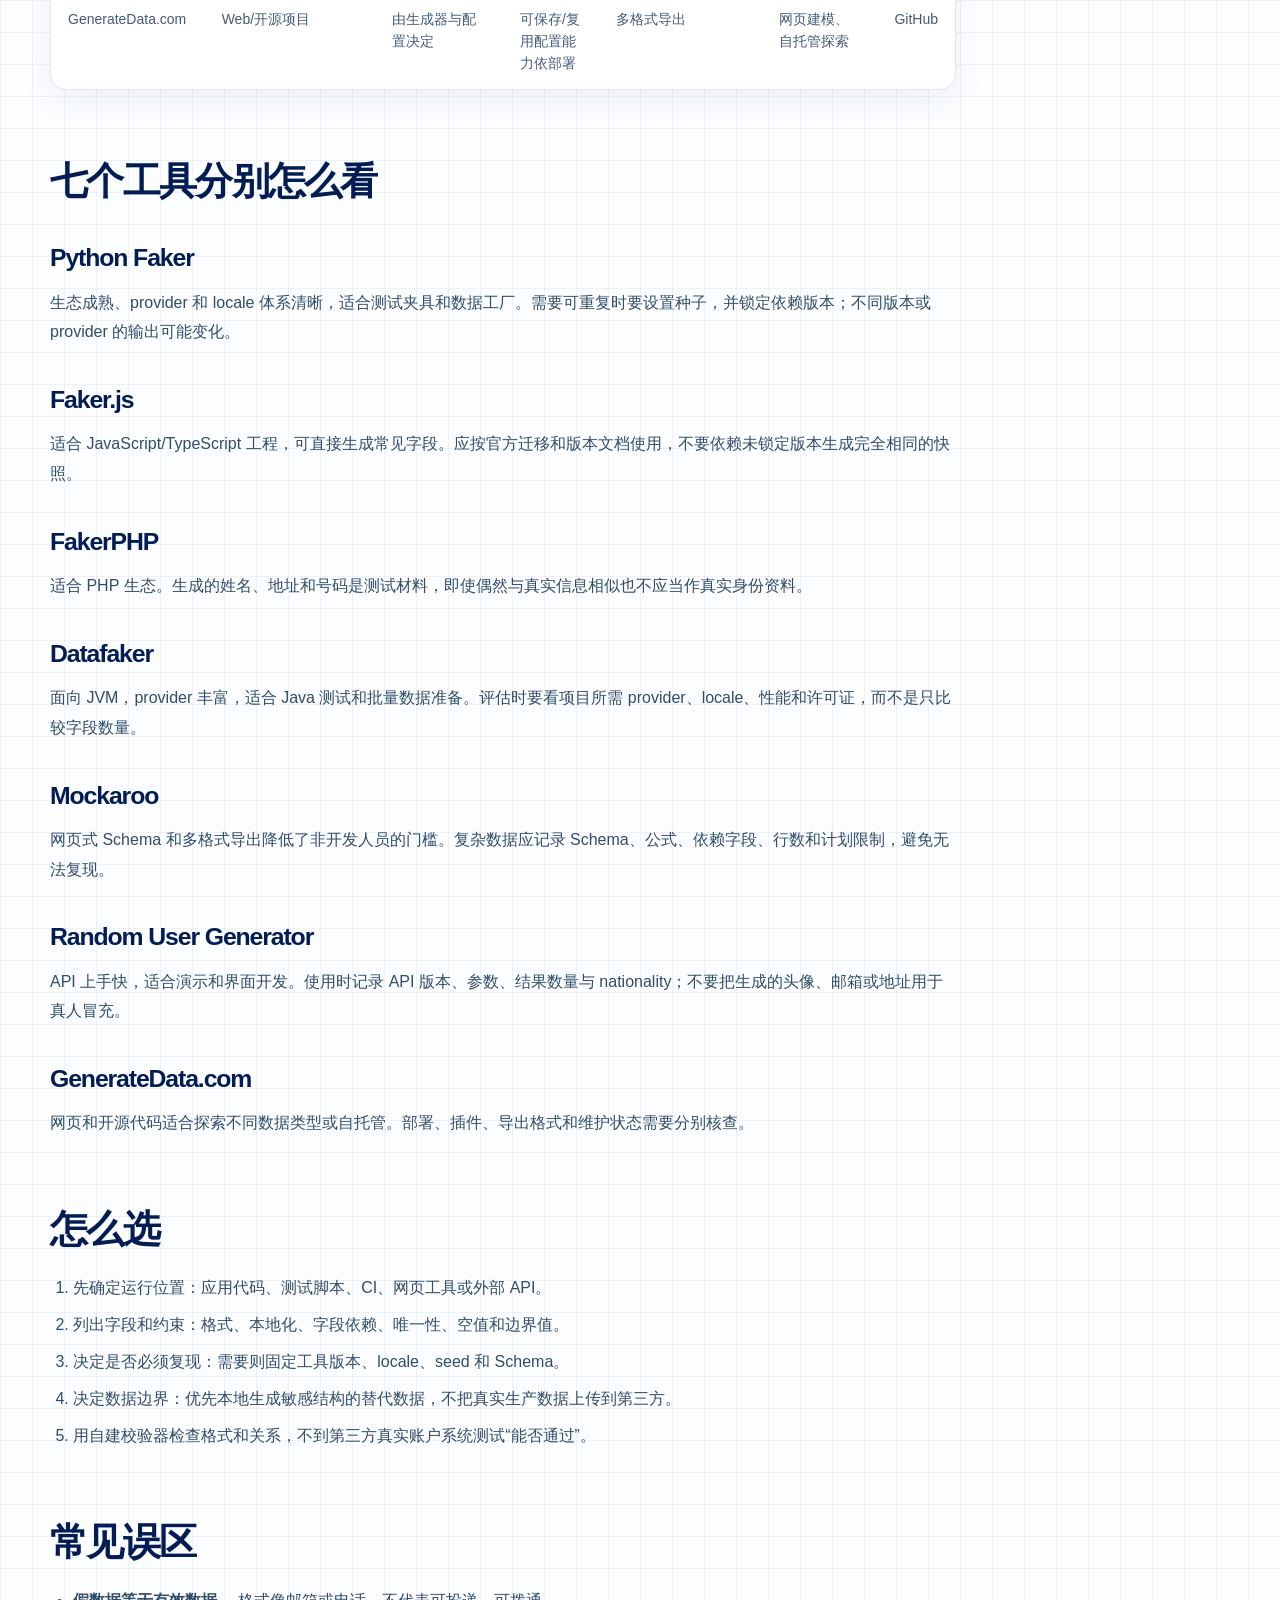
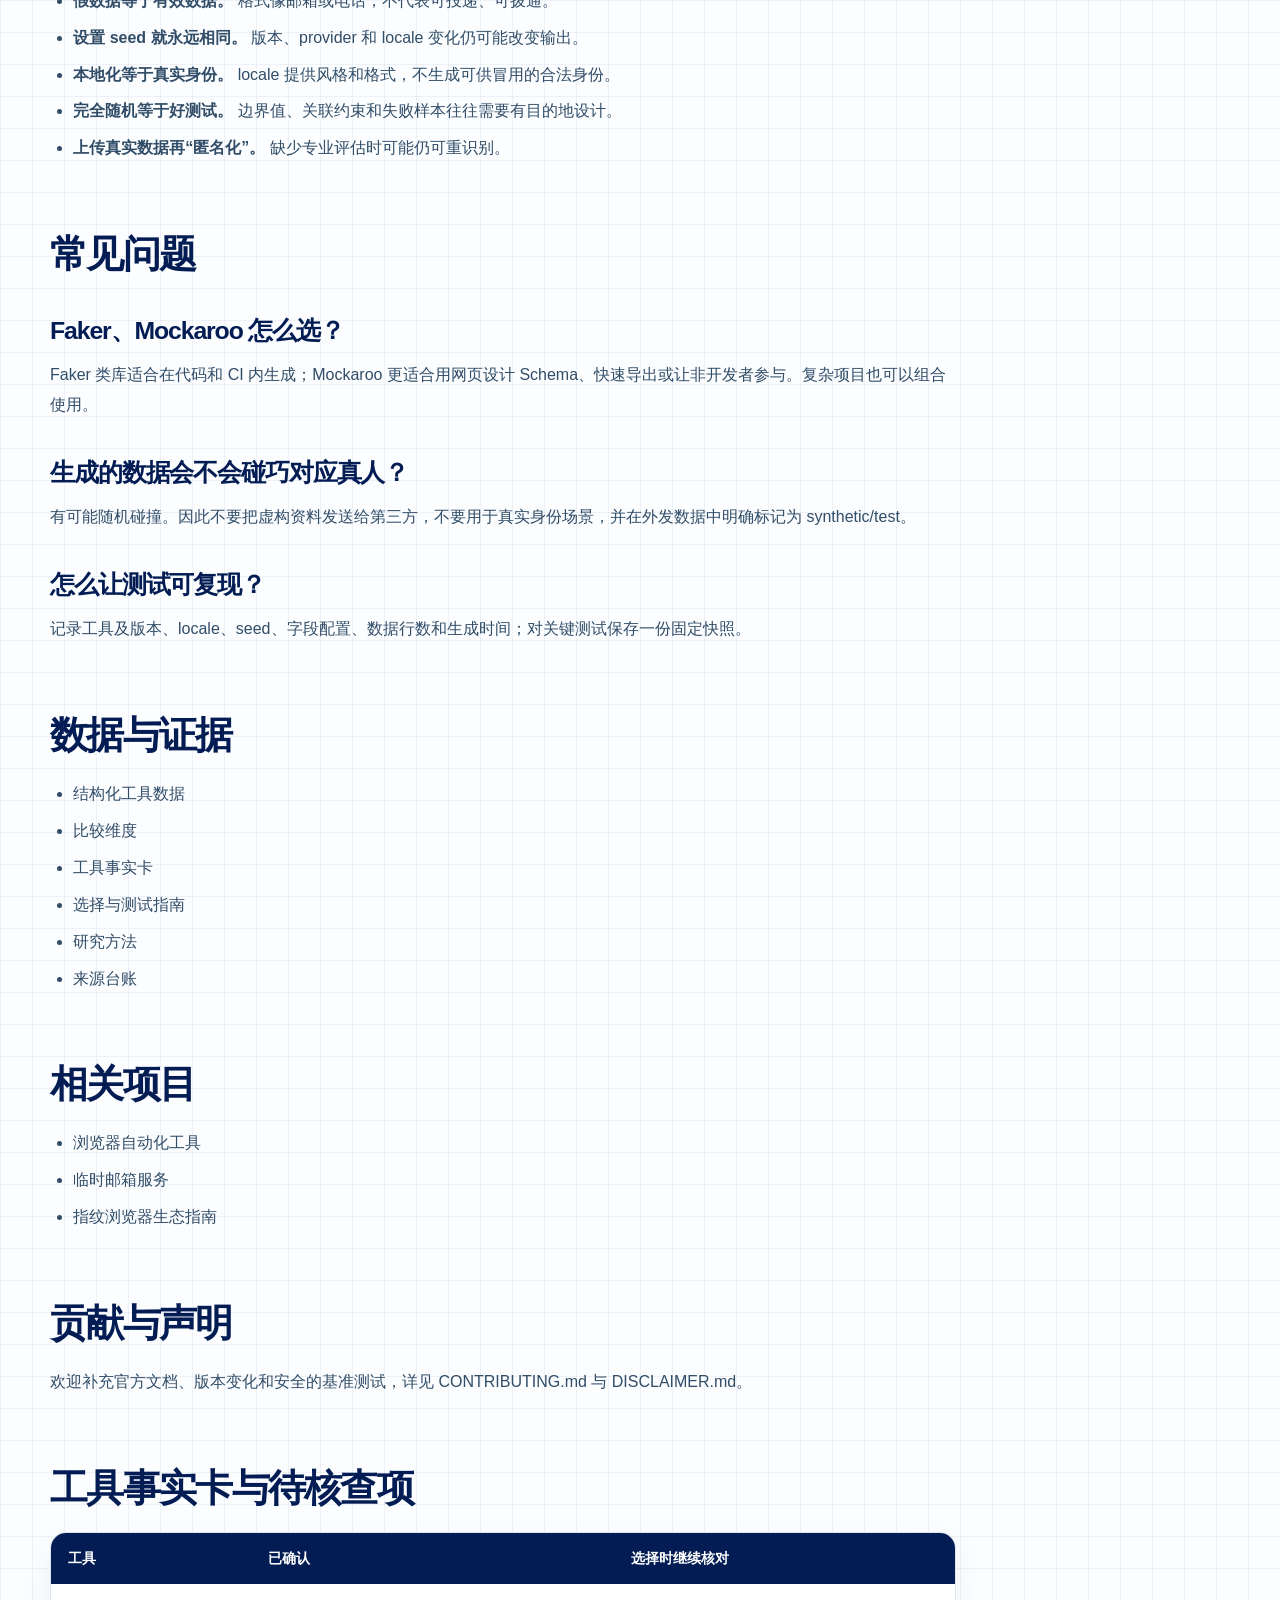
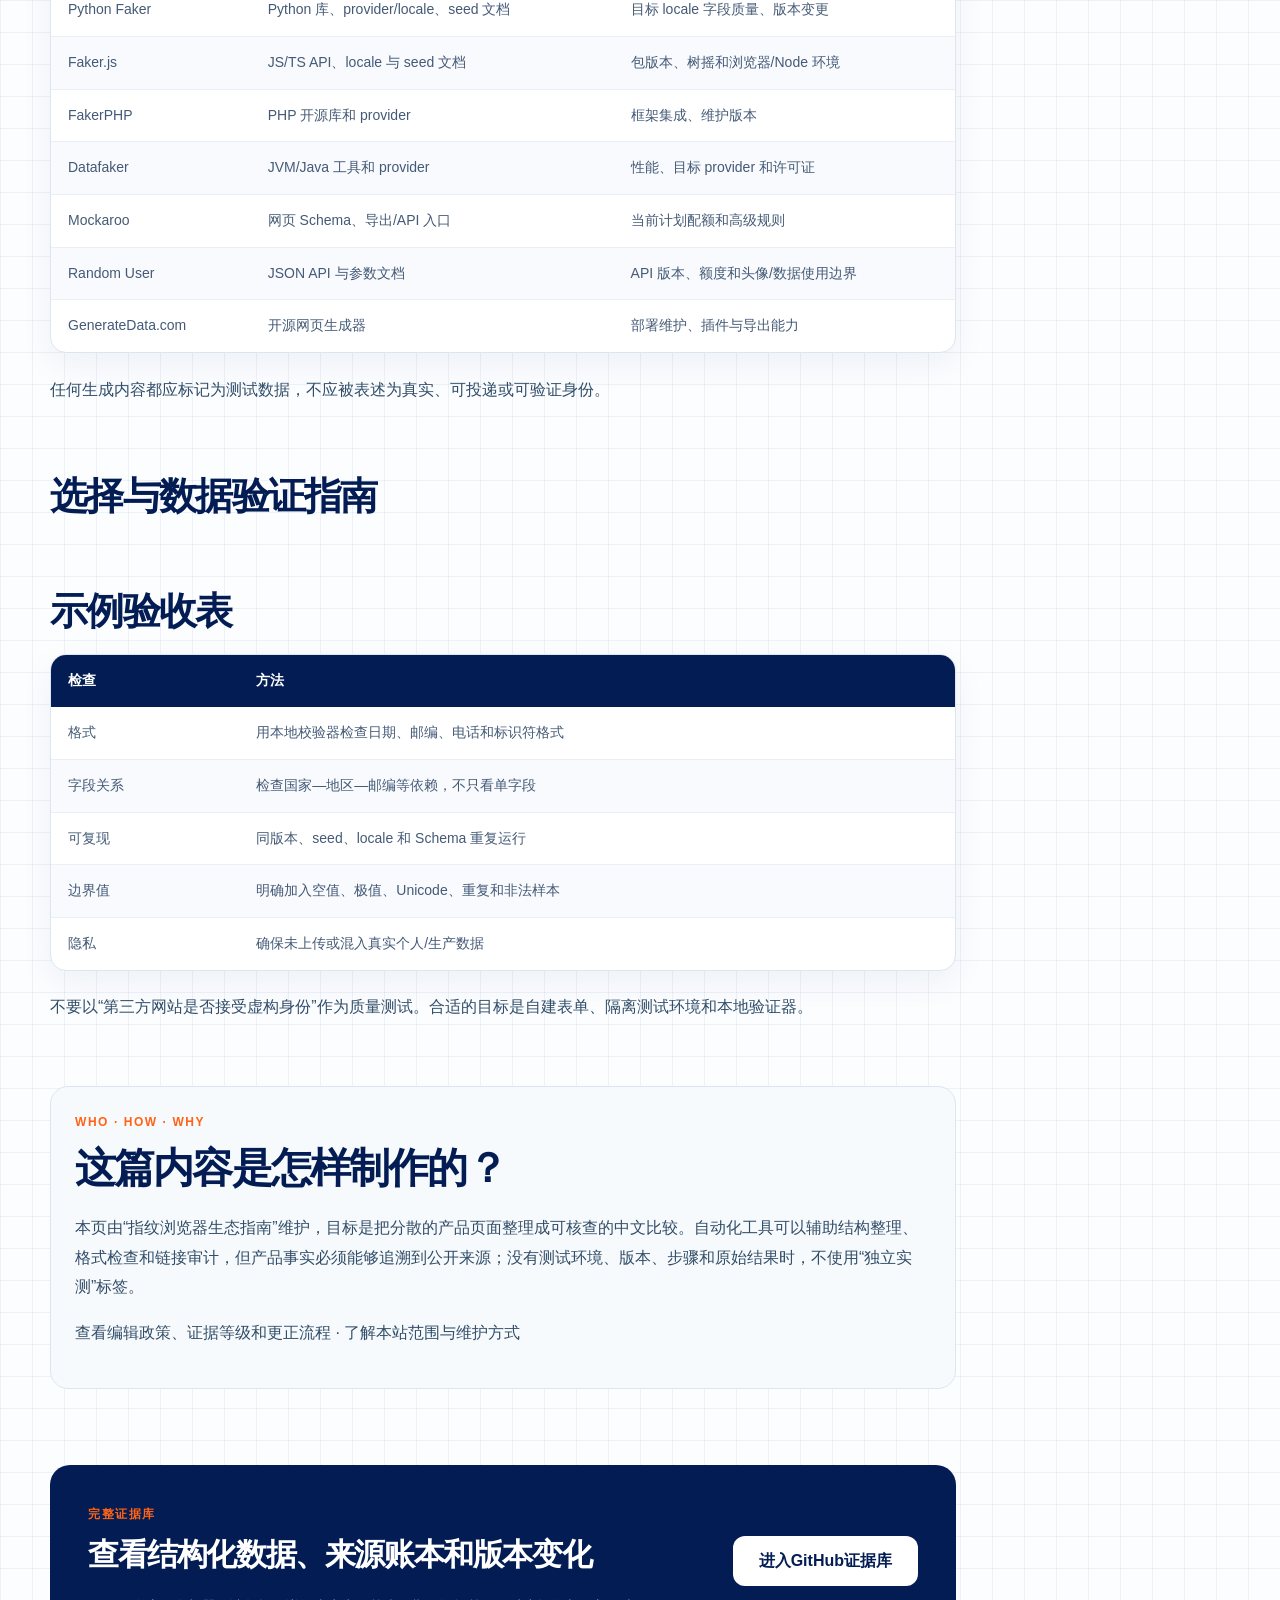
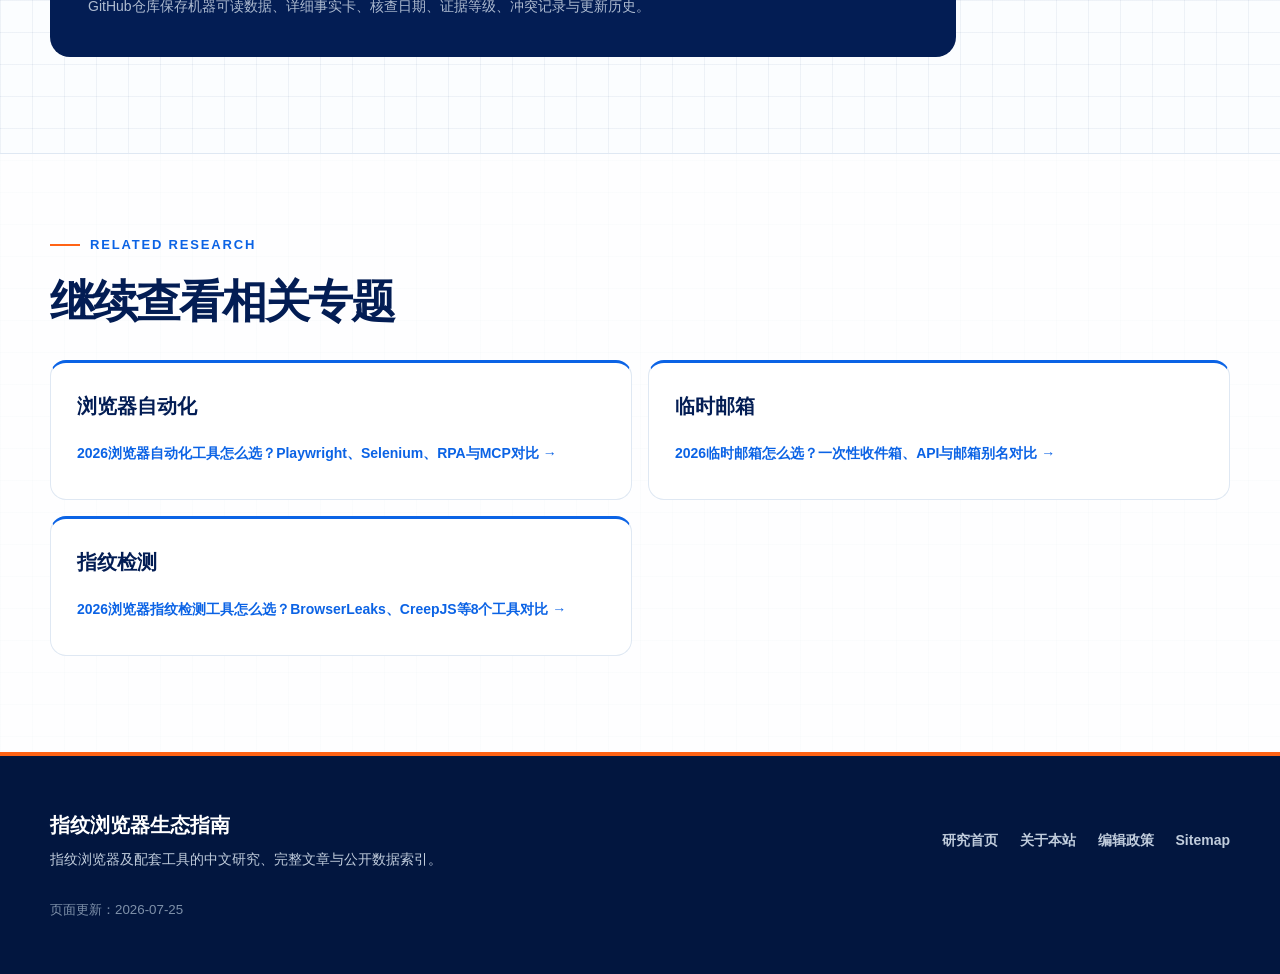
<file: random-data-generators/index.html>
<!doctype html>
<html lang="zh-CN">
<head>
  <meta charset="utf-8">
  <meta name="viewport" content="width=device-width, initial-scale=1">
  <title>2026随机测试数据生成工具怎么选？Faker、Mockaroo等7个工具对比</title>
  <meta name="description" content="比较Python Faker、Faker.js、FakerPHP、Datafaker、Mockaroo、Random User Generator和GenerateData.com的语言、本地化、种子、导出、API与隐私边界。">
  <meta name="robots" content="index,follow,max-image-preview:large">
  <meta name="author" content="指纹浏览器生态指南">
  <link rel="canonical" href="https://fingerprint-browser-guide.github.io/random-data-generators/">
  <link rel="icon" href="/assets/favicon.svg" type="image/svg+xml">
  <link rel="stylesheet" href="/styles.css">

  <meta property="og:type" content="article">
  <meta property="og:locale" content="zh_CN">
  <meta property="og:site_name" content="指纹浏览器生态指南">
  <meta property="og:title" content="2026随机测试数据生成工具怎么选？Faker、Mockaroo等7个工具对比">
  <meta property="og:description" content="比较Python Faker、Faker.js、FakerPHP、Datafaker、Mockaroo、Random User Generator和GenerateData.com的语言、本地化、种子、导出、API与隐私边界。">
  <meta property="og:url" content="https://fingerprint-browser-guide.github.io/random-data-generators/">
  <meta property="og:image" content="https://fingerprint-browser-guide.github.io/assets/random-data-generators/random-data-generators-guide-2026.webp">
  <meta property="og:image:width" content="1600">
  <meta property="og:image:height" content="900">
  <meta property="og:image:alt" content="2026随机测试数据生成工具怎么选？Faker、Mockaroo等7个工具对比">
  <meta name="twitter:card" content="summary_large_image">
  <meta name="twitter:title" content="2026随机测试数据生成工具怎么选？Faker、Mockaroo等7个工具对比">
  <meta name="twitter:description" content="比较Python Faker、Faker.js、FakerPHP、Datafaker、Mockaroo、Random User Generator和GenerateData.com的语言、本地化、种子、导出、API与隐私边界。">
  <meta name="twitter:image" content="https://fingerprint-browser-guide.github.io/assets/random-data-generators/random-data-generators-guide-2026.webp">

  <script type="application/ld+json">
{
  "@context": "https://schema.org",
  "@type": "Article",
  "headline": "2026随机测试数据生成工具怎么选？Faker、Mockaroo等7个工具对比",
  "description": "比较Python Faker、Faker.js、FakerPHP、Datafaker、Mockaroo、Random User Generator和GenerateData.com的语言、本地化、种子、导出、API与隐私边界。",
  "image": {
    "@type": "ImageObject",
    "url": "https://fingerprint-browser-guide.github.io/assets/random-data-generators/random-data-generators-guide-2026.webp",
    "width": 1600,
    "height": 900
  },
  "datePublished": "2026-07-23",
  "dateModified": "2026-07-25",
  "inLanguage": "zh-CN",
  "author": {
    "@type": "Organization",
    "name": "指纹浏览器生态指南",
    "url": "https://fingerprint-browser-guide.github.io/about/"
  },
  "publisher": {
    "@type": "Organization",
    "name": "指纹浏览器生态指南",
    "url": "https://fingerprint-browser-guide.github.io/about/"
  },
  "mainEntityOfPage": "https://fingerprint-browser-guide.github.io/random-data-generators/",
  "isPartOf": {
    "@type": "CollectionPage",
    "name": "指纹浏览器生态指南",
    "url": "https://fingerprint-browser-guide.github.io/"
  },
  "about": [
    {
      "@type": "Thing",
      "name": "随机数据生成"
    },
    {
      "@type": "Thing",
      "name": "测试数据生成"
    },
    {
      "@type": "Thing",
      "name": "Faker"
    },
    {
      "@type": "Thing",
      "name": "Mockaroo"
    },
    {
      "@type": "Thing",
      "name": "合成数据"
    }
  ],
  "citation": [
    "https://github.com/fingerprint-browser-guide/random-data-generators",
    "https://github.com/fingerprint-browser-guide/random-data-generators/blob/main/SOURCES.md",
    "https://github.com/fingerprint-browser-guide/random-data-generators/blob/main/METHODOLOGY.md"
  ]
}
  </script>
  <script type="application/ld+json">
{
  "@context": "https://schema.org",
  "@type": "BreadcrumbList",
  "itemListElement": [
    {
      "@type": "ListItem",
      "position": 1,
      "name": "研究首页",
      "item": "https://fingerprint-browser-guide.github.io/"
    },
    {
      "@type": "ListItem",
      "position": 2,
      "name": "测试数据",
      "item": "https://fingerprint-browser-guide.github.io/random-data-generators/"
    }
  ]
}
  </script>
</head>
<body>
  <a class="skip-link" href="#main">跳到主要内容</a>
  <header class="site-header">
    <nav class="nav shell" aria-label="主导航">
      <a class="brand" href="/" aria-label="指纹浏览器生态指南首页">
        <span class="brand-mark" aria-hidden="true"><span></span><span></span><span></span></span>
        <span>指纹浏览器生态指南</span>
      </a>
      <div class="nav-links">
        <a href="/#projects">当前研究</a>
        <a href="/editorial-policy/">编辑与证据</a>
        <a href="/about/">关于本站</a>
        <a href="https://github.com/fingerprint-browser-guide/random-data-generators">数据与证据</a>
      </div>
    </nav>
  </header>

  <main id="main">
    <article>
      <header class="article-hero">
        <div class="shell">
          <nav class="breadcrumb" aria-label="面包屑">
            <a href="/">研究首页</a><span>/</span><span aria-current="page">测试数据</span>
          </nav>
          <p class="eyebrow"><span></span>测试数据 · 完整中文专题</p>
          <h1>随机测试数据生成工具怎么选？<br><em>Faker、Mockaroo等7个工具</em></h1>
          <p class="article-lead">随机字符串、格式逼真的字段、满足关系约束的合成数据和可复现数据集是不同需求。技术栈、本地化、种子、字段依赖和数据边界比字段数量更重要。</p>
          <div class="article-meta">
            <span>公开资料核查：2026-07-23</span>
            <span>7个工具 · 代码库、网页与API</span>
            <span>统一横向实测：尚未进行</span>
          </div>
          <p class="article-byline">编辑与维护：<a href="/about/">指纹浏览器生态指南</a> · <a href="/editorial-policy/">查看内容如何制作、核查与更正</a></p>
          <div class="hero-actions">
            <a class="button button-primary" href="#article-body">阅读完整文章</a>
            <a class="button button-secondary" href="https://github.com/fingerprint-browser-guide/random-data-generators">打开数据与证据</a>
          </div>
        </div>
      </header>

      <div class="shell article-shell">
        <figure class="article-cover">
          <img src="/assets/random-data-generators/random-data-generators-guide-2026.webp" width="1600" height="900" alt="2026随机测试数据生成工具怎么选？Faker、Mockaroo等7个工具对比">
          <figcaption>本页是面向读者与搜索入口的完整文章；来源台账、结构化数据和版本记录保存在对应GitHub仓库。</figcaption>
        </figure>

        <div class="article-layout">
          <div class="article-content long-form-content" id="article-body">
            <section class="answer-card" id="quick-answer">
              <p class="answer-label">直接回答</p>
              <h2>随机测试数据生成工具怎么选？</h2>
              <p>应用测试通常优先选择与技术栈匹配、支持固定随机种子和版本锁定的Faker库；需要无代码建模与多格式导出时再评估Mockaroo等网页工具。生成结果是测试数据，不应被当作真实个人资料或用于身份冒充。</p>
              <dl class="claim-meta">
                <div><dt>证据范围</dt><dd>官网、帮助中心、价格页、开发文档、政策或公开代码仓库</dd></div>
                <div><dt>结论性质</dt><dd>公开资料核查与编辑分析；未标注 tested 的内容不是统一实测</dd></div>
                <div><dt>核查日期</dt><dd>2026-07-23</dd></div>
              </dl>
              
            </section>
<blockquote>
<p><strong>资料状态（2026-07-23）：已完成首版官方资料对比；尚未进行统一条件实测。</strong><br>本专题讨论虚构或合成测试数据，不提供冒充真实个人、通过身份核验或骚扰他人的数据。</p>
</blockquote>
<p>随机字符串、看起来像真的姓名地址、满足字段关系的合成数据、可重复生成的数据集，是四种不同需求。工具的编程语言、本地化、随机种子、字段依赖、导出方式和数据处理边界，比“能生成多少字段”更重要。</p>
<p>本文比较 Python Faker、Faker.js、FakerPHP、Datafaker、Mockaroo、Random User Generator 和 GenerateData.com。</p>
<h2 id="一分钟结论">一分钟结论</h2>
<ul>
<li>代码内生成：优先选择与你技术栈一致的 Faker 库——Python Faker、Faker.js、FakerPHP 或 Java 的 Datafaker。</li>
<li>需要固定样本和可重复测试：确认工具是否支持 seed，并在锁定版本后保存配置与快照。</li>
<li>需要无代码建表、字段关系和多种导出：Mockaroo、GenerateData.com 更接近网页式数据设计工具。</li>
<li>需要快速取得 JSON 用户样本：Random User Generator 提供公开 API，但仍要阅读其文档和使用限制。</li>
<li>“本地化”只表示格式/词库接近某地区，不代表地址、电话、邮箱真实存在或可投递。</li>
</ul>
<h2 id="核心工具对比">核心工具对比</h2>
<div class="table-wrap"><table>
<thead>
<tr>
<th>工具</th>
<th>形态/语言</th>
<th>本地化</th>
<th>可复现性</th>
<th>输出/接口</th>
<th>初步适合</th>
<th>官方</th>
</tr>
</thead>
<tbody><tr>
<td>Python Faker</td>
<td>Python 库</td>
<td>多 locale，依 provider</td>
<td>支持 seed</td>
<td>Python 对象/自定义导出</td>
<td>Python 测试和数据工厂</td>
<td><a href="https://faker.readthedocs.io/">文档</a></td>
</tr>
<tr>
<td>Faker.js</td>
<td>JavaScript/TypeScript 库</td>
<td>多 locale</td>
<td>支持 seed</td>
<td>JS/TS 对象</td>
<td>Node、前端与全栈测试</td>
<td><a href="https://fakerjs.dev/">文档</a></td>
</tr>
<tr>
<td>FakerPHP</td>
<td>PHP 库</td>
<td>多 locale</td>
<td>支持随机种子机制</td>
<td>PHP 对象</td>
<td>PHP/Laravel 等测试</td>
<td><a href="https://github.com/FakerPHP/Faker">GitHub</a></td>
</tr>
<tr>
<td>Datafaker</td>
<td>Java 库</td>
<td>多 provider/locale</td>
<td>支持可配置随机性</td>
<td>Java 对象</td>
<td>JVM 测试与基准数据</td>
<td><a href="https://www.datafaker.net/">文档</a></td>
</tr>
<tr>
<td>Mockaroo</td>
<td>Web/API</td>
<td>字段类型和规则依产品</td>
<td>Schema 可保存；随机控制依功能</td>
<td>CSV/JSON/SQL/API 等</td>
<td>无代码数据集和原型</td>
<td><a href="https://www.mockaroo.com/">官网</a></td>
</tr>
<tr>
<td>Random User Generator</td>
<td>Web/API</td>
<td>支持文档列出的 nationalities</td>
<td>API 参数可控制部分结果</td>
<td>JSON/API</td>
<td>快速用户样本</td>
<td><a href="https://randomuser.me/documentation">文档</a></td>
</tr>
<tr>
<td>GenerateData.com</td>
<td>Web/开源项目</td>
<td>由生成器与配置决定</td>
<td>可保存/复用配置能力依部署</td>
<td>多格式导出</td>
<td>网页建模、自托管探索</td>
<td><a href="https://github.com/benkeen/generatedata">GitHub</a></td>
</tr>
</tbody></table></div>
<h2 id="七个工具分别怎么看">七个工具分别怎么看</h2>
<h3 id="python-faker">Python Faker</h3>
<p>生态成熟、provider 和 locale 体系清晰，适合测试夹具和数据工厂。需要可重复时要设置种子，并锁定依赖版本；不同版本或 provider 的输出可能变化。</p>
<h3 id="faker-js">Faker.js</h3>
<p>适合 JavaScript/TypeScript 工程，可直接生成常见字段。应按官方迁移和版本文档使用，不要依赖未锁定版本生成完全相同的快照。</p>
<h3 id="fakerphp">FakerPHP</h3>
<p>适合 PHP 生态。生成的姓名、地址和号码是测试材料，即使偶然与真实信息相似也不应当作真实身份资料。</p>
<h3 id="datafaker">Datafaker</h3>
<p>面向 JVM，provider 丰富，适合 Java 测试和批量数据准备。评估时要看项目所需 provider、locale、性能和许可证，而不是只比较字段数量。</p>
<h3 id="mockaroo">Mockaroo</h3>
<p>网页式 Schema 和多格式导出降低了非开发人员的门槛。复杂数据应记录 Schema、公式、依赖字段、行数和计划限制，避免无法复现。</p>
<h3 id="random-user-generator">Random User Generator</h3>
<p>API 上手快，适合演示和界面开发。使用时记录 API 版本、参数、结果数量与 nationality；不要把生成的头像、邮箱或地址用于真人冒充。</p>
<h3 id="generatedata-com">GenerateData.com</h3>
<p>网页和开源代码适合探索不同数据类型或自托管。部署、插件、导出格式和维护状态需要分别核查。</p>
<h2 id="怎么选">怎么选</h2>
<ol>
<li>先确定运行位置：应用代码、测试脚本、CI、网页工具或外部 API。</li>
<li>列出字段和约束：格式、本地化、字段依赖、唯一性、空值和边界值。</li>
<li>决定是否必须复现：需要则固定工具版本、locale、seed 和 Schema。</li>
<li>决定数据边界：优先本地生成敏感结构的替代数据，不把真实生产数据上传到第三方。</li>
<li>用自建校验器检查格式和关系，不到第三方真实账户系统测试“能否通过”。</li>
</ol>
<h2 id="常见误区">常见误区</h2>
<ul>
<li><strong>假数据等于有效数据。</strong> 格式像邮箱或电话，不代表可投递、可拨通。</li>
<li><strong>设置 seed 就永远相同。</strong> 版本、provider 和 locale 变化仍可能改变输出。</li>
<li><strong>本地化等于真实身份。</strong> locale 提供风格和格式，不生成可供冒用的合法身份。</li>
<li><strong>完全随机等于好测试。</strong> 边界值、关联约束和失败样本往往需要有目的地设计。</li>
<li><strong>上传真实数据再“匿名化”。</strong> 缺少专业评估时可能仍可重识别。</li>
</ul>
<h2 id="常见问题">常见问题</h2>
<h3 id="faker-mockaroo-怎么选">Faker、Mockaroo 怎么选？</h3>
<p>Faker 类库适合在代码和 CI 内生成；Mockaroo 更适合用网页设计 Schema、快速导出或让非开发者参与。复杂项目也可以组合使用。</p>
<h3 id="生成的数据会不会碰巧对应真人">生成的数据会不会碰巧对应真人？</h3>
<p>有可能随机碰撞。因此不要把虚构资料发送给第三方，不要用于真实身份场景，并在外发数据中明确标记为 synthetic/test。</p>
<h3 id="怎么让测试可复现">怎么让测试可复现？</h3>
<p>记录工具及版本、locale、seed、字段配置、数据行数和生成时间；对关键测试保存一份固定快照。</p>
<h2 id="数据与证据">数据与证据</h2>
<ul>
<li><a href="https://github.com/fingerprint-browser-guide/random-data-generators/blob/main/data/random-data.csv">结构化工具数据</a></li>
<li><a href="https://github.com/fingerprint-browser-guide/random-data-generators/blob/main/data/comparison-dimensions.csv">比较维度</a></li>
<li><a href="https://github.com/fingerprint-browser-guide/random-data-generators/blob/main/docs/product-facts.md">工具事实卡</a></li>
<li><a href="https://github.com/fingerprint-browser-guide/random-data-generators/blob/main/docs/selection-and-test-guide.md">选择与测试指南</a></li>
<li><a href="https://github.com/fingerprint-browser-guide/random-data-generators/blob/main/METHODOLOGY.md">研究方法</a></li>
<li><a href="https://github.com/fingerprint-browser-guide/random-data-generators/blob/main/SOURCES.md">来源台账</a></li>
</ul>
<h2 id="相关项目">相关项目</h2>
<ul>
<li><a href="https://github.com/fingerprint-browser-guide/browser-automation-tools">浏览器自动化工具</a></li>
<li><a href="https://github.com/fingerprint-browser-guide/temporary-email-services">临时邮箱服务</a></li>
<li><a href="https://fingerprint-browser-guide.github.io/">指纹浏览器生态指南</a></li>
</ul>
<h2 id="贡献与声明">贡献与声明</h2>
<p>欢迎补充官方文档、版本变化和安全的基准测试，详见 <a href="https://github.com/fingerprint-browser-guide/random-data-generators/blob/main/CONTRIBUTING.md">CONTRIBUTING.md</a> 与 <a href="https://github.com/fingerprint-browser-guide/random-data-generators/blob/main/DISCLAIMER.md">DISCLAIMER.md</a>。</p>
<h2 id="工具事实卡与待核查项">工具事实卡与待核查项</h2>
<div class="table-wrap"><table>
<thead>
<tr>
<th>工具</th>
<th>已确认</th>
<th>选择时继续核对</th>
</tr>
</thead>
<tbody><tr>
<td>Python Faker</td>
<td>Python 库、provider/locale、seed 文档</td>
<td>目标 locale 字段质量、版本变更</td>
</tr>
<tr>
<td>Faker.js</td>
<td>JS/TS API、locale 与 seed 文档</td>
<td>包版本、树摇和浏览器/Node 环境</td>
</tr>
<tr>
<td>FakerPHP</td>
<td>PHP 开源库和 provider</td>
<td>框架集成、维护版本</td>
</tr>
<tr>
<td>Datafaker</td>
<td>JVM/Java 工具和 provider</td>
<td>性能、目标 provider 和许可证</td>
</tr>
<tr>
<td>Mockaroo</td>
<td>网页 Schema、导出/API 入口</td>
<td>当前计划配额和高级规则</td>
</tr>
<tr>
<td>Random User</td>
<td>JSON API 与参数文档</td>
<td>API 版本、额度和头像/数据使用边界</td>
</tr>
<tr>
<td>GenerateData.com</td>
<td>开源网页生成器</td>
<td>部署维护、插件与导出能力</td>
</tr>
</tbody></table></div>
<p>任何生成内容都应标记为测试数据，不应被表述为真实、可投递或可验证身份。</p>
<h2 id="选择与数据验证指南">选择与数据验证指南</h2>
<h2 id="示例验收表">示例验收表</h2>
<div class="table-wrap"><table>
<thead>
<tr>
<th>检查</th>
<th>方法</th>
</tr>
</thead>
<tbody><tr>
<td>格式</td>
<td>用本地校验器检查日期、邮编、电话和标识符格式</td>
</tr>
<tr>
<td>字段关系</td>
<td>检查国家—地区—邮编等依赖，不只看单字段</td>
</tr>
<tr>
<td>可复现</td>
<td>同版本、seed、locale 和 Schema 重复运行</td>
</tr>
<tr>
<td>边界值</td>
<td>明确加入空值、极值、Unicode、重复和非法样本</td>
</tr>
<tr>
<td>隐私</td>
<td>确保未上传或混入真实个人/生产数据</td>
</tr>
</tbody></table></div>
<p>不要以“第三方网站是否接受虚构身份”作为质量测试。合适的目标是自建表单、隔离测试环境和本地验证器。</p>

            <section class="editorial-note" aria-labelledby="editorial-note-title">
              <p class="section-kicker">Who · How · Why</p>
              <h2 id="editorial-note-title">这篇内容是怎样制作的？</h2>
              <p>本页由“指纹浏览器生态指南”维护，目标是把分散的产品页面整理成可核查的中文比较。自动化工具可以辅助结构整理、格式检查和链接审计，但产品事实必须能够追溯到公开来源；没有测试环境、版本、步骤和原始结果时，不使用“独立实测”标签。</p>
              <p><a href="/editorial-policy/">查看编辑政策、证据等级和更正流程</a> · <a href="/about/">了解本站范围与维护方式</a></p>
            </section>
            <section class="source-cta">
              <div>
                <p class="section-kicker">完整证据库</p>
                <h2>查看结构化数据、来源账本和版本变化</h2>
                <p>GitHub仓库保存机器可读数据、详细事实卡、核查日期、证据等级、冲突记录与更新历史。</p>
              </div>
              <a class="button button-light" href="https://github.com/fingerprint-browser-guide/random-data-generators">进入GitHub证据库</a>
            </section>
          </div>

          <aside class="article-aside" aria-label="页面导航">
            <strong>本页内容</strong>
            <a href="#一分钟结论">一分钟结论</a>
            <a href="#核心工具对比">核心工具对比</a>
            <a href="#七个工具分别怎么看">七个工具分别怎么看</a>
            <a href="#怎么选">怎么选</a>
            <a href="#常见误区">常见误区</a>
            <a href="#常见问题">常见问题</a>
            <a href="#数据与证据">数据与证据</a>
            <a href="#相关项目">相关项目</a>
            <a href="#贡献与声明">贡献与声明</a>
            <a href="#工具事实卡与待核查项">工具事实卡与待核查项</a>
            <a href="#选择与数据验证指南">选择与数据验证指南</a>
            <a href="#示例验收表">示例验收表</a>
            <a href="https://github.com/fingerprint-browser-guide/random-data-generators">完整证据库 ↗</a>
          </aside>
        </div>
      </div>
    </article>

    <section class="related">
      <div class="shell">
        <p class="eyebrow"><span></span>Related research</p>
        <h2>继续查看相关专题</h2>
        <div class="related-grid">
          <a href="/browser-automation-tools/"><b>浏览器自动化</b><span>2026浏览器自动化工具怎么选？Playwright、Selenium、RPA与MCP对比 →</span></a>
          <a href="/temporary-email-services/"><b>临时邮箱</b><span>2026临时邮箱怎么选？一次性收件箱、API与邮箱别名对比 →</span></a>
          <a href="/browser-fingerprint-checkers/"><b>指纹检测</b><span>2026浏览器指纹检测工具怎么选？BrowserLeaks、CreepJS等8个工具对比 →</span></a>
        </div>
      </div>
    </section>
  </main>

  <footer class="site-footer">
    <div class="shell footer-inner">
      <div><strong>指纹浏览器生态指南</strong><p>指纹浏览器及配套工具的中文研究、完整文章与公开数据索引。</p></div>
      <div class="footer-links"><a href="/">研究首页</a><a href="/about/">关于本站</a><a href="/editorial-policy/">编辑政策</a><a href="/sitemap.xml">Sitemap</a></div>
      <small>页面更新：2026-07-25</small>
    </div>
  </footer>
</body>
</html>
</file>
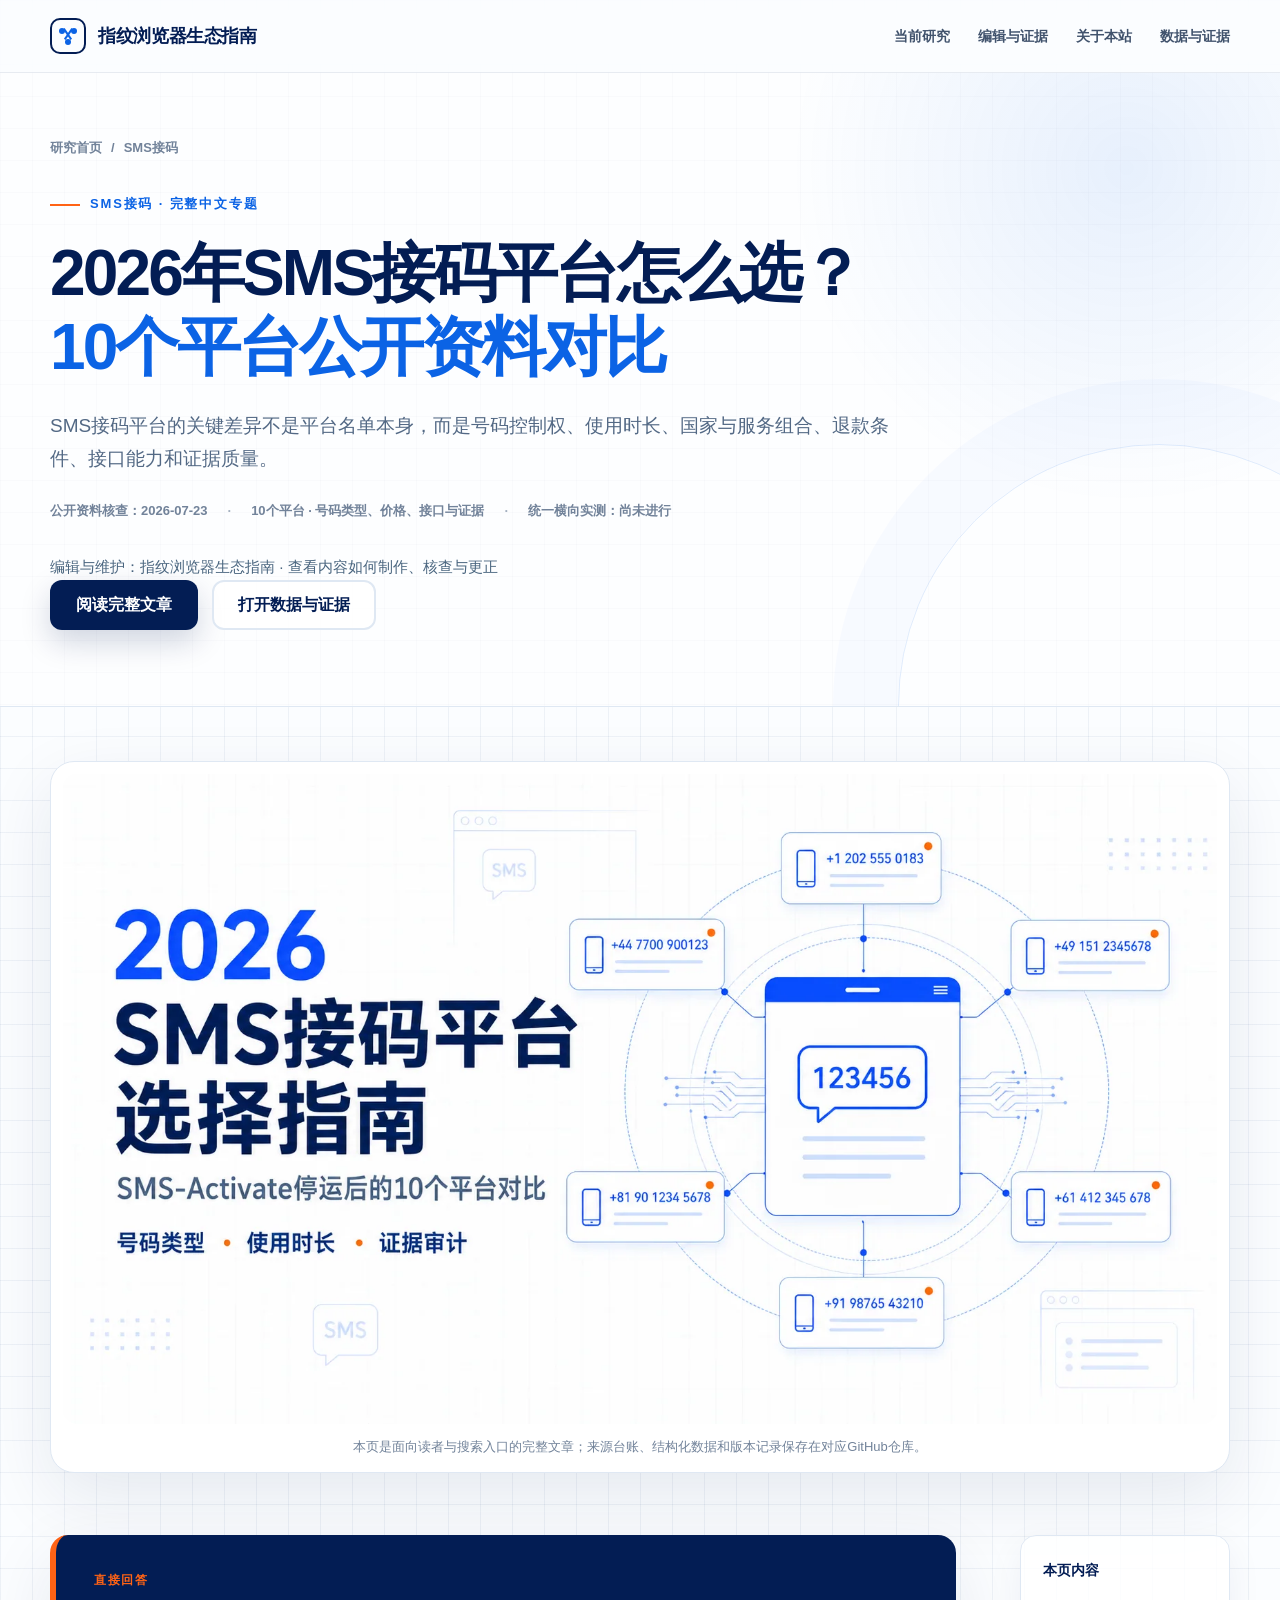
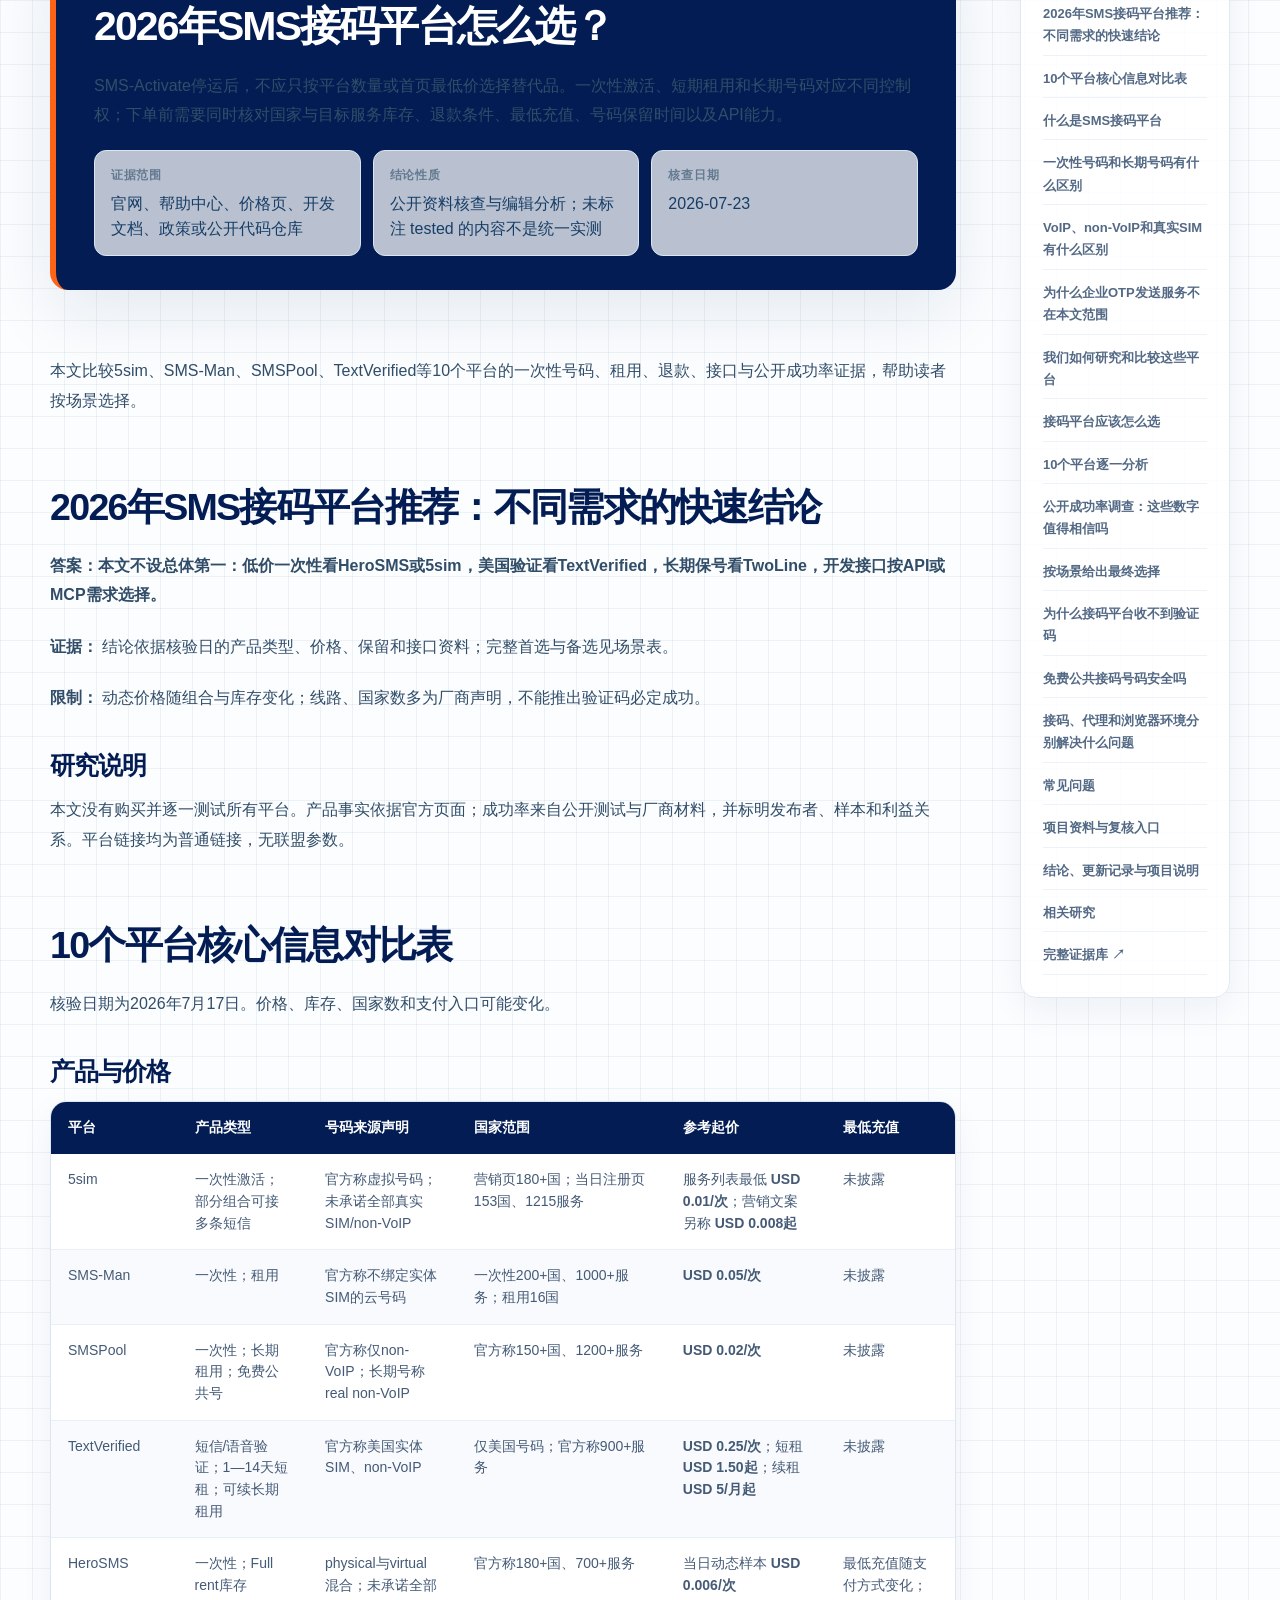
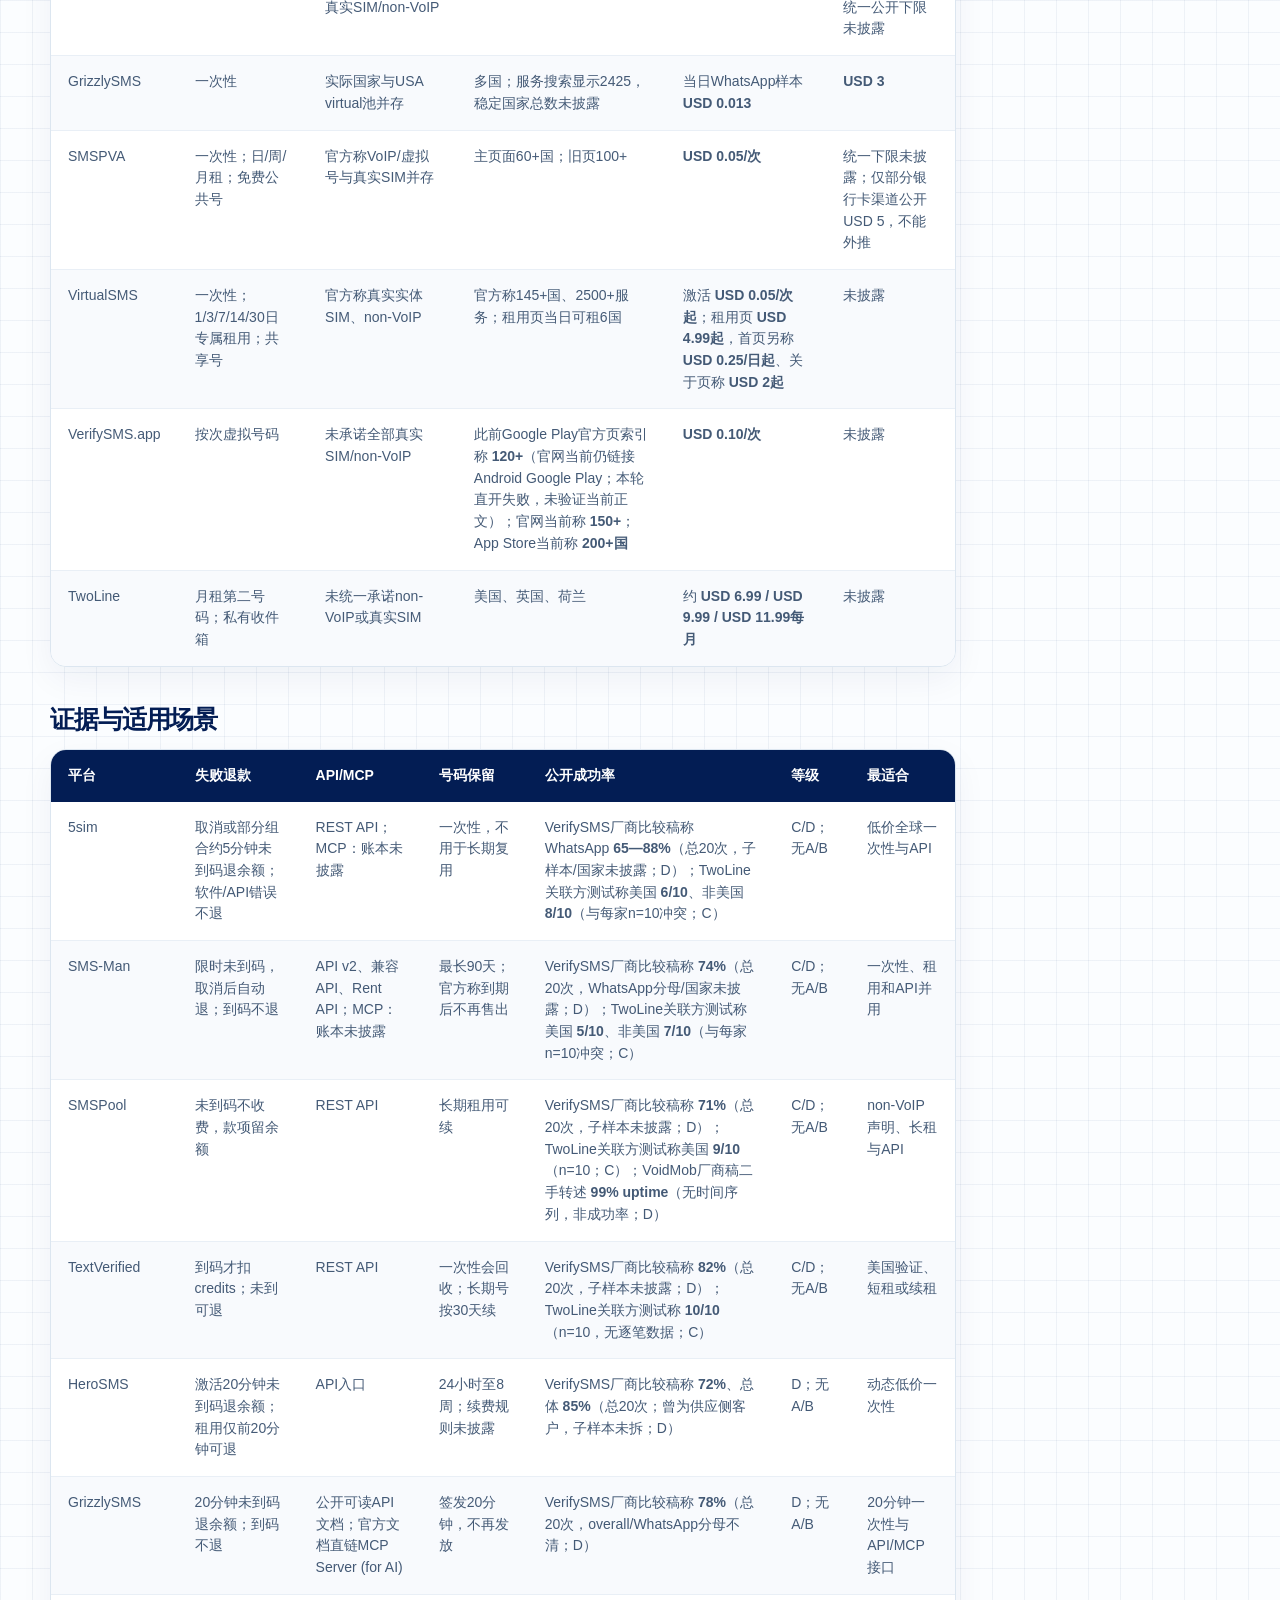
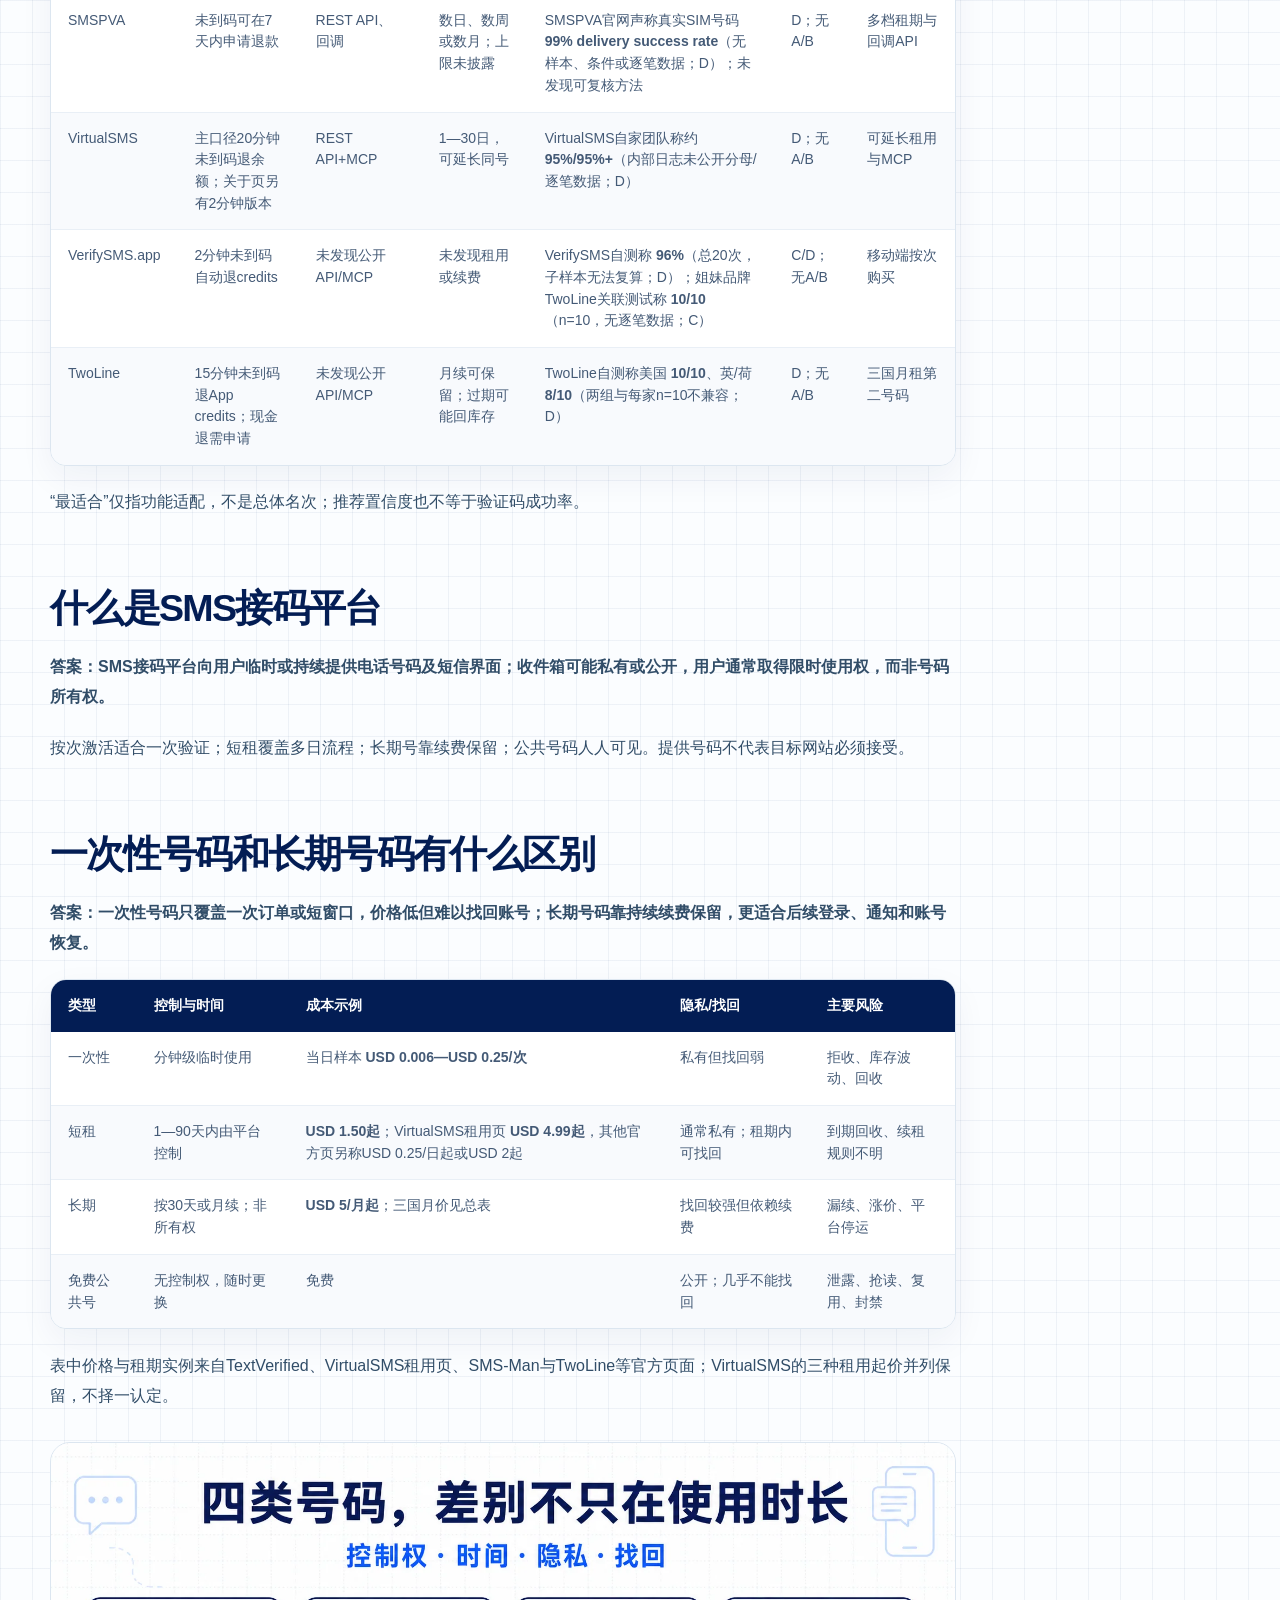
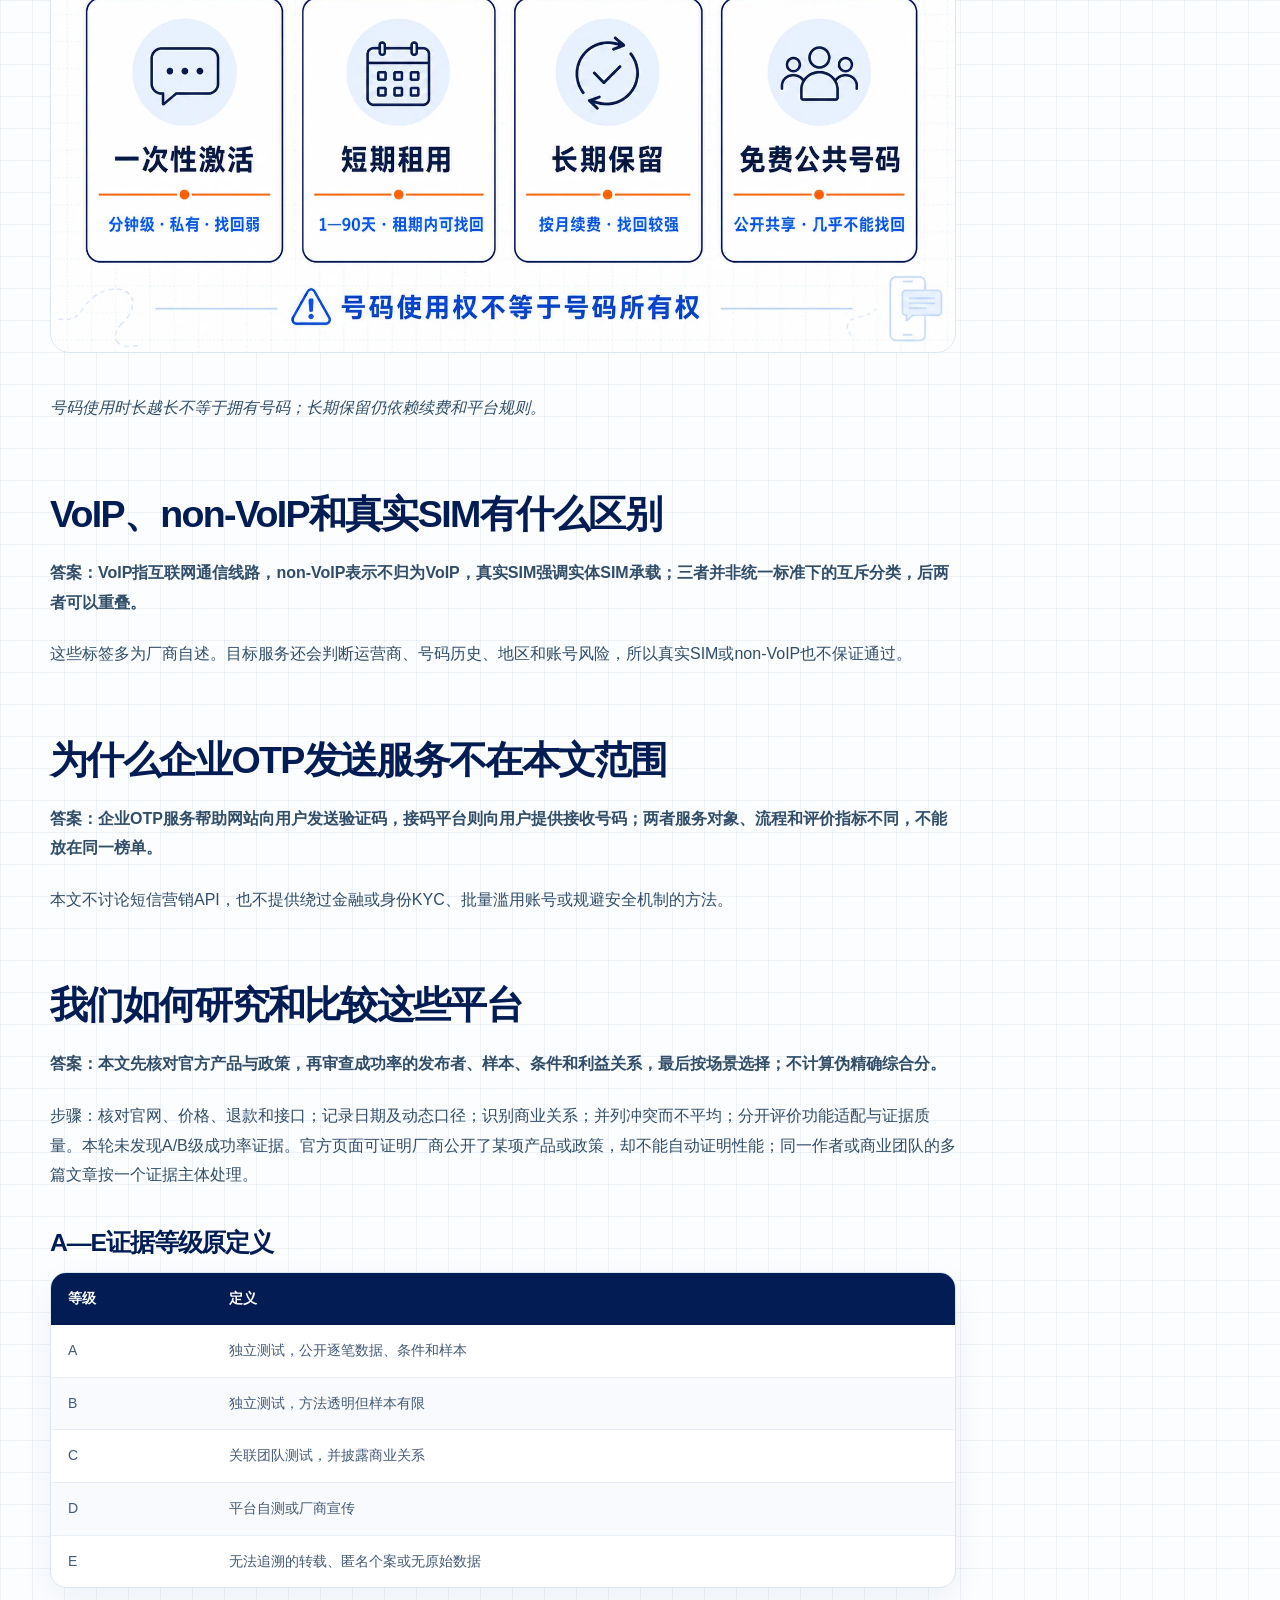
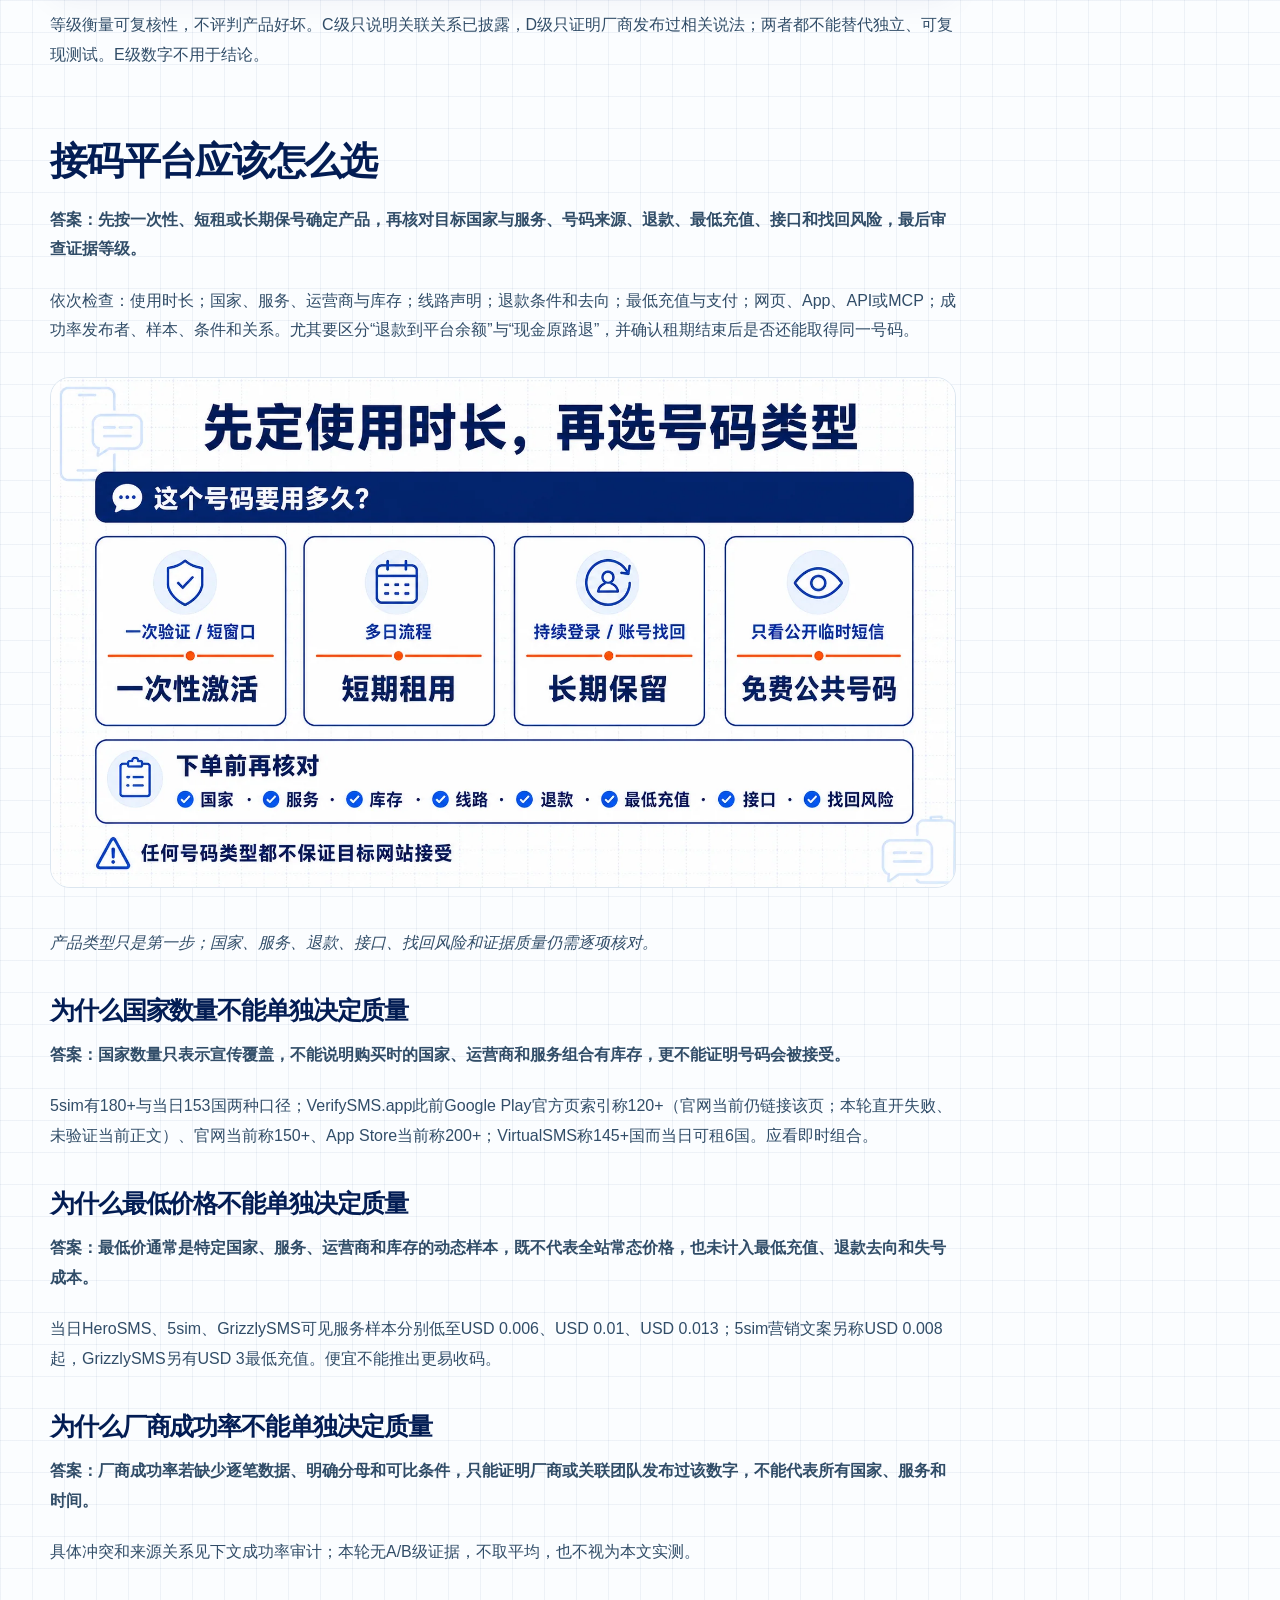
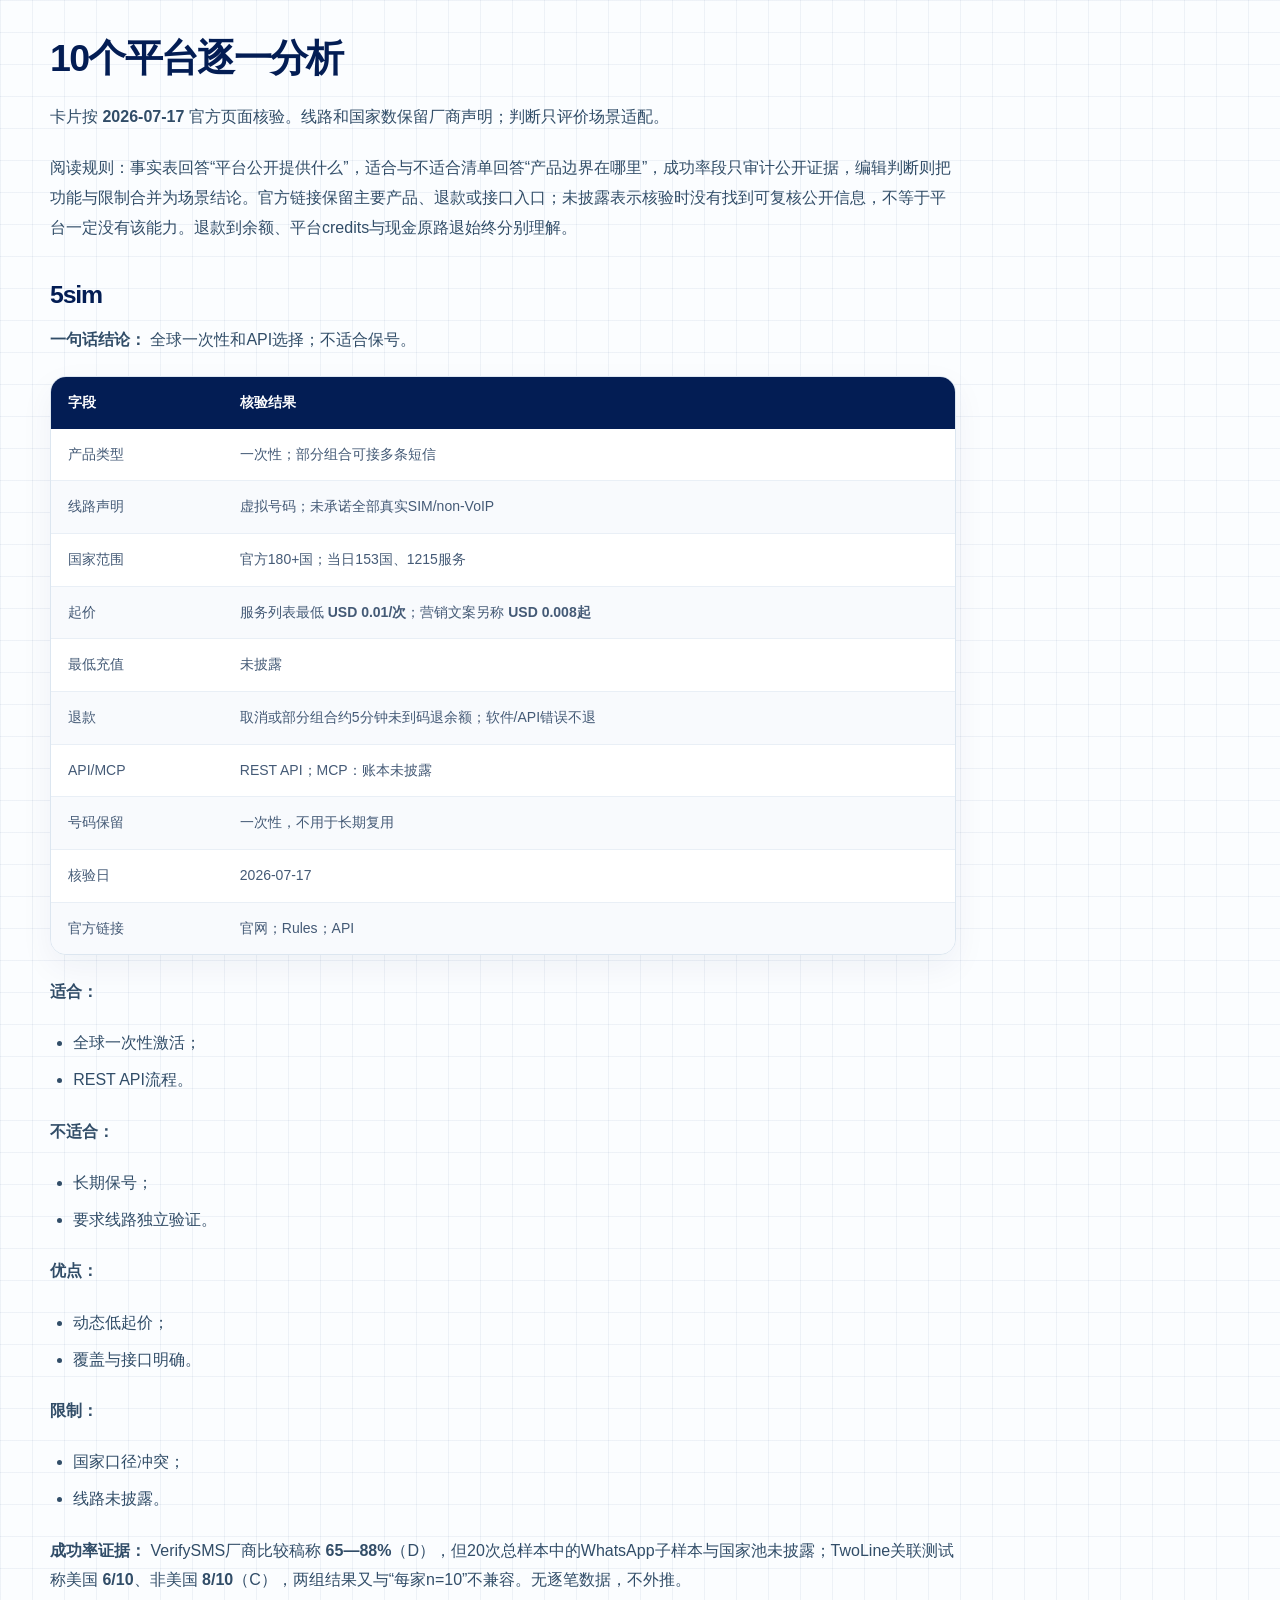
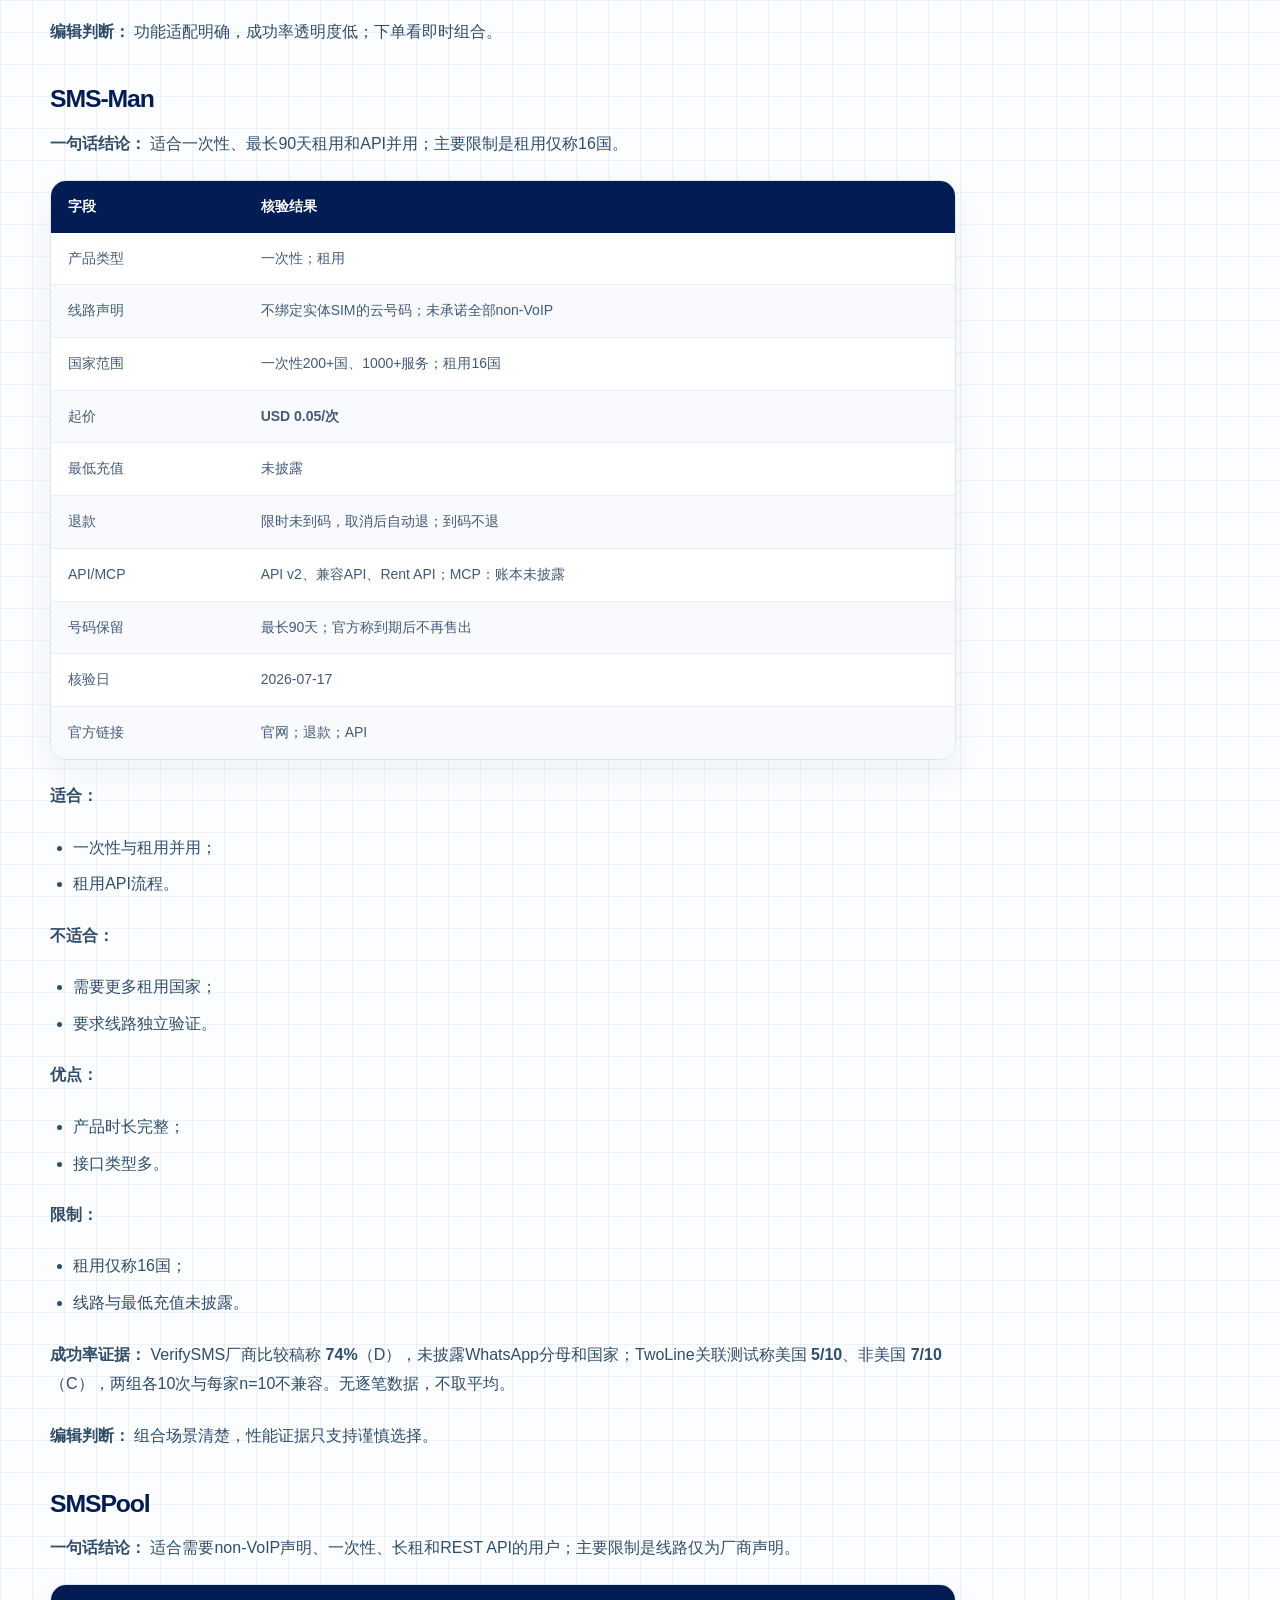
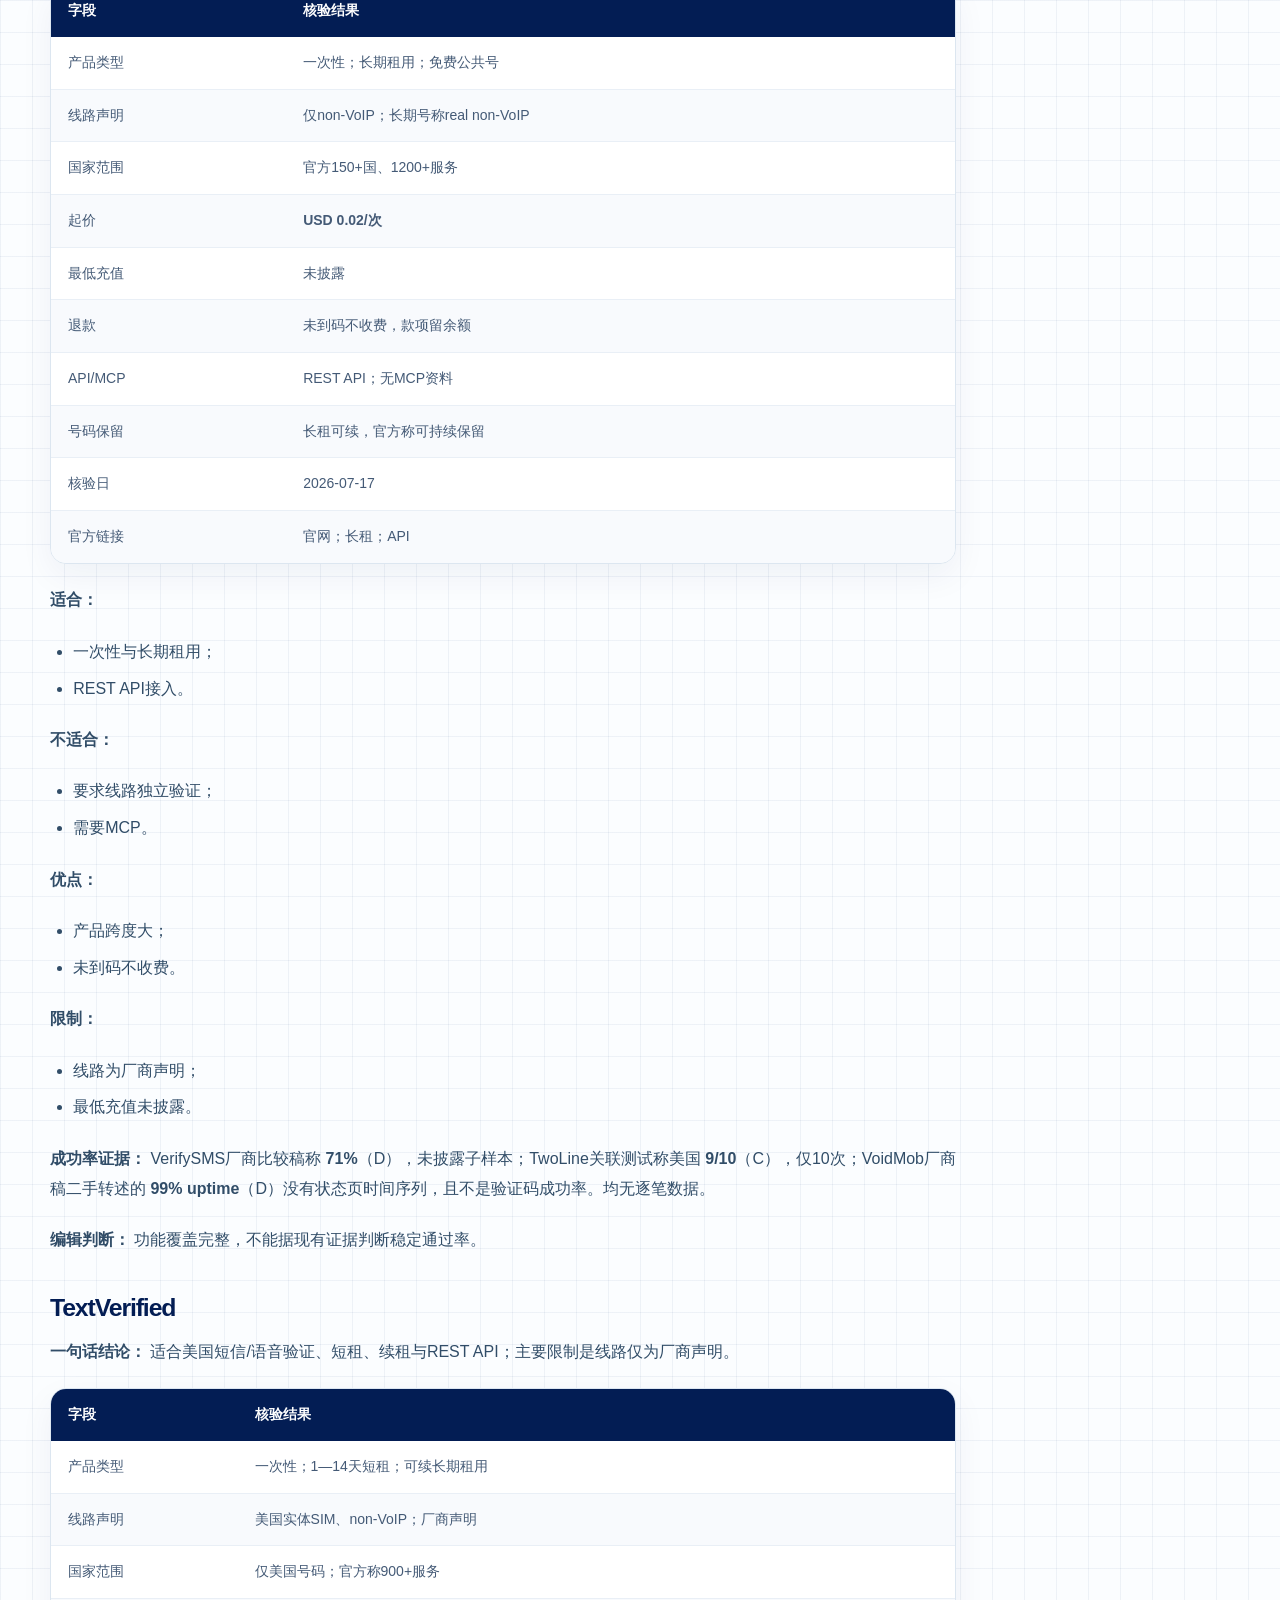
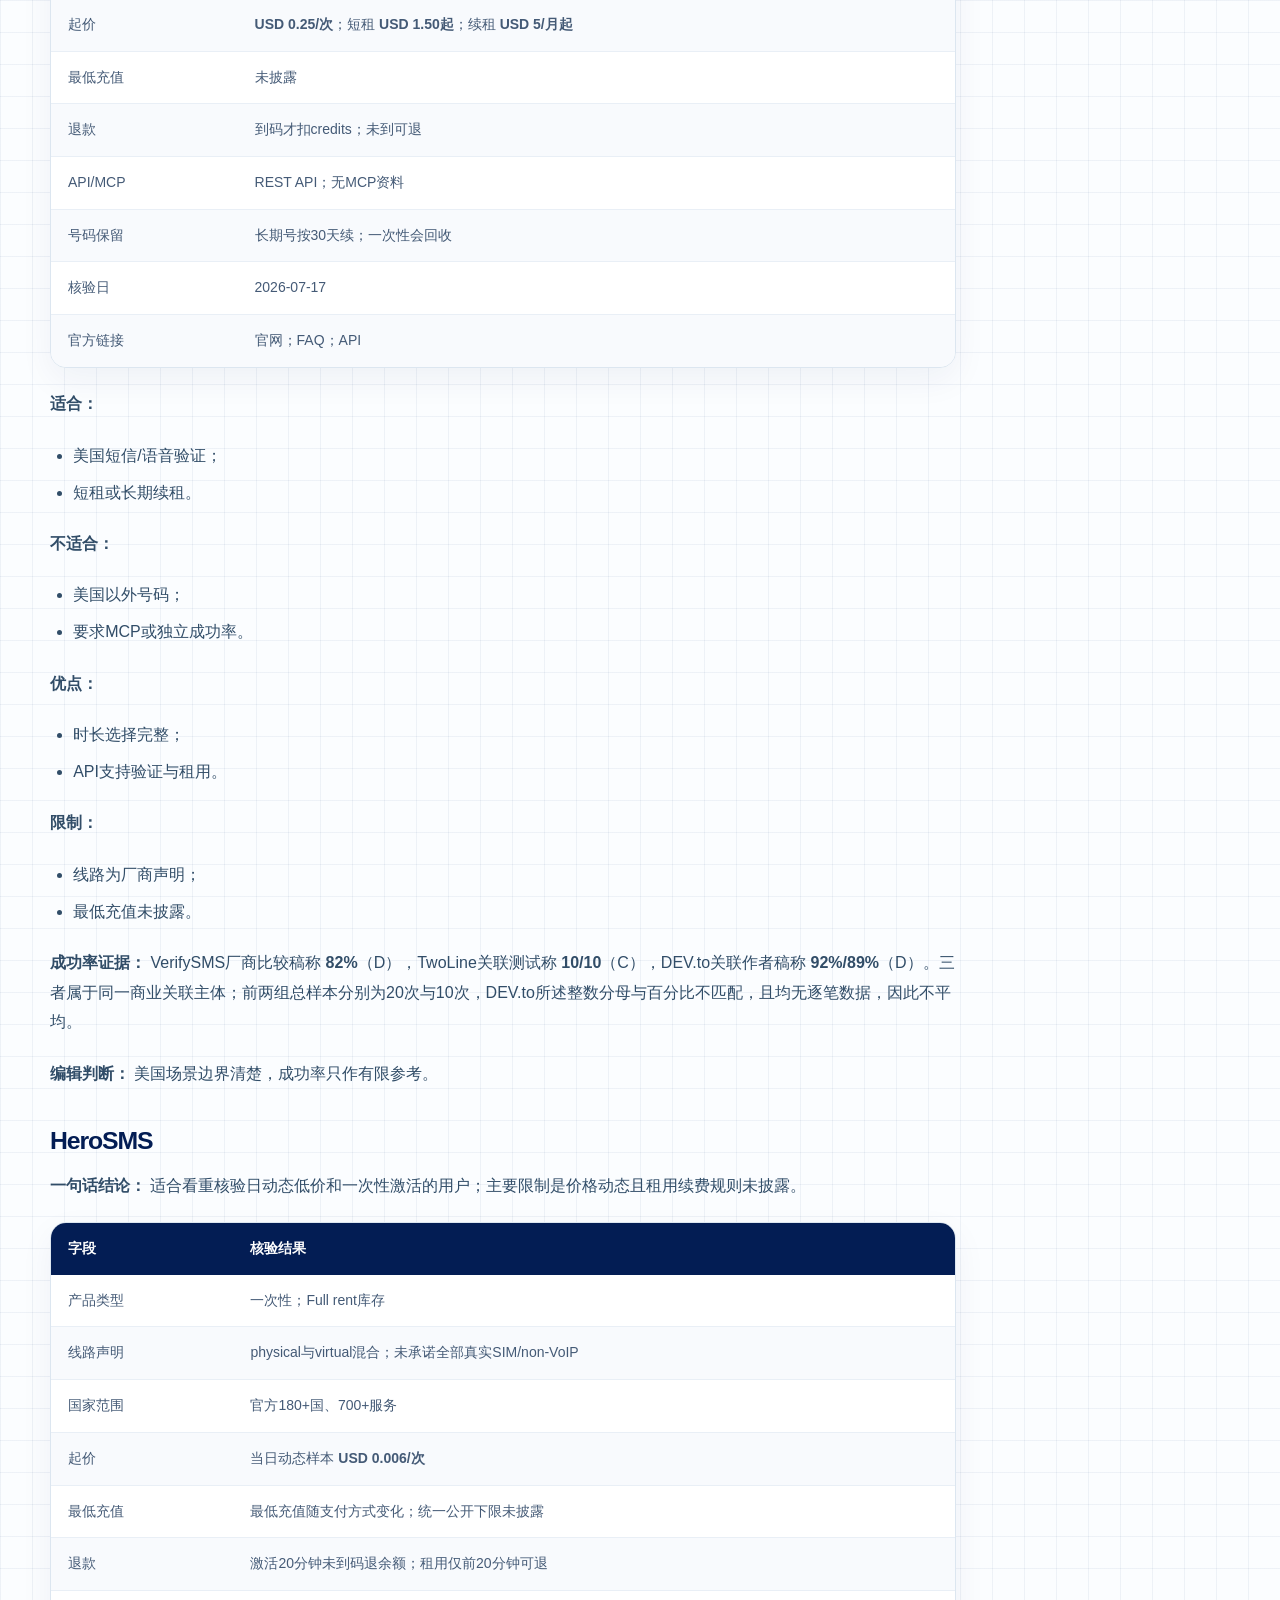
<file: sms-verification-platforms/index.html>
<!doctype html>
<html lang="zh-CN">
<head>
  <meta charset="utf-8">
  <meta name="viewport" content="width=device-width, initial-scale=1">
  <title>2026年SMS接码平台怎么选？SMS-Activate停运后的10个平台对比</title>
  <meta name="description" content="比较5sim、SMS-Man、SMSPool、TextVerified等10个SMS接码平台的号码类型、价格、退款、API/MCP、保留时间和公开成功率证据。">
  <meta name="robots" content="index,follow,max-image-preview:large">
  <meta name="author" content="指纹浏览器生态指南">
  <link rel="canonical" href="https://fingerprint-browser-guide.github.io/sms-verification-platforms/">
  <link rel="icon" href="/assets/favicon.svg" type="image/svg+xml">
  <link rel="stylesheet" href="/styles.css">

  <meta property="og:type" content="article">
  <meta property="og:locale" content="zh_CN">
  <meta property="og:site_name" content="指纹浏览器生态指南">
  <meta property="og:title" content="2026年SMS接码平台怎么选？SMS-Activate停运后的10个平台对比">
  <meta property="og:description" content="比较5sim、SMS-Man、SMSPool、TextVerified等10个SMS接码平台的号码类型、价格、退款、API/MCP、保留时间和公开成功率证据。">
  <meta property="og:url" content="https://fingerprint-browser-guide.github.io/sms-verification-platforms/">
  <meta property="og:image" content="https://fingerprint-browser-guide.github.io/assets/sms-verification-platforms/2026-sms-platform-cover.webp">
  <meta property="og:image:width" content="1672">
  <meta property="og:image:height" content="941">
  <meta property="og:image:alt" content="2026年SMS接码平台选择指南，比较一次性号码、租用、接口、退款与证据质量">
  <meta name="twitter:card" content="summary_large_image">
  <meta name="twitter:title" content="2026年SMS接码平台怎么选？SMS-Activate停运后的10个平台对比">
  <meta name="twitter:description" content="比较5sim、SMS-Man、SMSPool、TextVerified等10个SMS接码平台的号码类型、价格、退款、API/MCP、保留时间和公开成功率证据。">
  <meta name="twitter:image" content="https://fingerprint-browser-guide.github.io/assets/sms-verification-platforms/2026-sms-platform-cover.webp">

  <script type="application/ld+json">
{
  "@context": "https://schema.org",
  "@type": "Article",
  "headline": "2026年SMS接码平台怎么选？SMS-Activate停运后的10个平台对比",
  "description": "比较5sim、SMS-Man、SMSPool、TextVerified等10个SMS接码平台的号码类型、价格、退款、API/MCP、保留时间和公开成功率证据。",
  "image": {
    "@type": "ImageObject",
    "url": "https://fingerprint-browser-guide.github.io/assets/sms-verification-platforms/2026-sms-platform-cover.webp",
    "width": 1672,
    "height": 941
  },
  "datePublished": "2026-07-17",
  "dateModified": "2026-07-25",
  "inLanguage": "zh-CN",
  "author": {
    "@type": "Organization",
    "name": "指纹浏览器生态指南",
    "url": "https://fingerprint-browser-guide.github.io/about/"
  },
  "publisher": {
    "@type": "Organization",
    "name": "指纹浏览器生态指南",
    "url": "https://fingerprint-browser-guide.github.io/about/"
  },
  "mainEntityOfPage": "https://fingerprint-browser-guide.github.io/sms-verification-platforms/",
  "isPartOf": {
    "@type": "CollectionPage",
    "name": "指纹浏览器生态指南",
    "url": "https://fingerprint-browser-guide.github.io/"
  },
  "about": [
    {
      "@type": "Thing",
      "name": "SMS接码平台"
    },
    {
      "@type": "Thing",
      "name": "接码平台"
    },
    {
      "@type": "Thing",
      "name": "虚拟号码"
    },
    {
      "@type": "Thing",
      "name": "SMS-Activate替代"
    }
  ],
  "citation": [
    "https://github.com/fingerprint-browser-guide/sms-verification-platforms",
    "https://github.com/fingerprint-browser-guide/sms-verification-platforms/blob/main/SOURCES.md",
    "https://github.com/fingerprint-browser-guide/sms-verification-platforms/blob/main/METHODOLOGY.md"
  ]
}
  </script>
  <script type="application/ld+json">
{
  "@context": "https://schema.org",
  "@type": "BreadcrumbList",
  "itemListElement": [
    {
      "@type": "ListItem",
      "position": 1,
      "name": "研究首页",
      "item": "https://fingerprint-browser-guide.github.io/"
    },
    {
      "@type": "ListItem",
      "position": 2,
      "name": "SMS接码",
      "item": "https://fingerprint-browser-guide.github.io/sms-verification-platforms/"
    }
  ]
}
  </script>
</head>
<body>
  <a class="skip-link" href="#main">跳到主要内容</a>
  <header class="site-header">
    <nav class="nav shell" aria-label="主导航">
      <a class="brand" href="/" aria-label="指纹浏览器生态指南首页">
        <span class="brand-mark" aria-hidden="true"><span></span><span></span><span></span></span>
        <span>指纹浏览器生态指南</span>
      </a>
      <div class="nav-links">
        <a href="/#projects">当前研究</a>
        <a href="/editorial-policy/">编辑与证据</a>
        <a href="/about/">关于本站</a>
        <a href="https://github.com/fingerprint-browser-guide/sms-verification-platforms">数据与证据</a>
      </div>
    </nav>
  </header>

  <main id="main">
    <article>
      <header class="article-hero">
        <div class="shell">
          <nav class="breadcrumb" aria-label="面包屑">
            <a href="/">研究首页</a><span>/</span><span aria-current="page">SMS接码</span>
          </nav>
          <p class="eyebrow"><span></span>SMS接码 · 完整中文专题</p>
          <h1>2026年SMS接码平台怎么选？<br><em>10个平台公开资料对比</em></h1>
          <p class="article-lead">SMS接码平台的关键差异不是平台名单本身，而是号码控制权、使用时长、国家与服务组合、退款条件、接口能力和证据质量。</p>
          <div class="article-meta">
            <span>公开资料核查：2026-07-23</span>
            <span>10个平台 · 号码类型、价格、接口与证据</span>
            <span>统一横向实测：尚未进行</span>
          </div>
          <p class="article-byline">编辑与维护：<a href="/about/">指纹浏览器生态指南</a> · <a href="/editorial-policy/">查看内容如何制作、核查与更正</a></p>
          <div class="hero-actions">
            <a class="button button-primary" href="#article-body">阅读完整文章</a>
            <a class="button button-secondary" href="https://github.com/fingerprint-browser-guide/sms-verification-platforms">打开数据与证据</a>
          </div>
        </div>
      </header>

      <div class="shell article-shell">
        <figure class="article-cover">
          <img src="/assets/sms-verification-platforms/2026-sms-platform-cover.webp" width="1672" height="941" alt="2026年SMS接码平台选择指南，比较一次性号码、租用、接口、退款与证据质量">
          <figcaption>本页是面向读者与搜索入口的完整文章；来源台账、结构化数据和版本记录保存在对应GitHub仓库。</figcaption>
        </figure>

        <div class="article-layout">
          <div class="article-content long-form-content" id="article-body">
            <section class="answer-card" id="quick-answer">
              <p class="answer-label">直接回答</p>
              <h2>2026年SMS接码平台怎么选？</h2>
              <p>SMS-Activate停运后，不应只按平台数量或首页最低价选择替代品。一次性激活、短期租用和长期号码对应不同控制权；下单前需要同时核对国家与目标服务库存、退款条件、最低充值、号码保留时间以及API能力。</p>
              <dl class="claim-meta">
                <div><dt>证据范围</dt><dd>官网、帮助中心、价格页、开发文档、政策或公开代码仓库</dd></div>
                <div><dt>结论性质</dt><dd>公开资料核查与编辑分析；未标注 tested 的内容不是统一实测</dd></div>
                <div><dt>核查日期</dt><dd>2026-07-23</dd></div>
              </dl>
              
            </section>
<p>本文比较5sim、SMS-Man、SMSPool、TextVerified等10个平台的一次性号码、租用、退款、接口与公开成功率证据，帮助读者按场景选择。</p>
<h2 id="2026年sms接码平台推荐-不同需求的快速结论">2026年SMS接码平台推荐：不同需求的快速结论</h2>
<p><strong>答案：本文不设总体第一：低价一次性看HeroSMS或5sim，美国验证看TextVerified，长期保号看TwoLine，开发接口按API或MCP需求选择。</strong></p>
<p><strong>证据：</strong> 结论依据核验日的产品类型、价格、保留和接口资料；完整首选与备选见场景表。</p>
<p><strong>限制：</strong> 动态价格随组合与库存变化；线路、国家数多为厂商声明，不能推出验证码必定成功。</p>
<h3 id="研究说明">研究说明</h3>
<p>本文没有购买并逐一测试所有平台。产品事实依据官方页面；成功率来自公开测试与厂商材料，并标明发布者、样本和利益关系。平台链接均为普通链接，无联盟参数。</p>
<h2 id="10个平台核心信息对比表">10个平台核心信息对比表</h2>
<p>核验日期为2026年7月17日。价格、库存、国家数和支付入口可能变化。</p>
<h3 id="产品与价格">产品与价格</h3>
<div class="table-wrap"><table>
<thead>
<tr>
<th>平台</th>
<th>产品类型</th>
<th>号码来源声明</th>
<th>国家范围</th>
<th>参考起价</th>
<th>最低充值</th>
</tr>
</thead>
<tbody><tr>
<td><a href="https://5sim.net/">5sim</a></td>
<td>一次性激活；部分组合可接多条短信</td>
<td>官方称虚拟号码；未承诺全部真实SIM/non-VoIP</td>
<td>营销页180+国；当日注册页153国、1215服务</td>
<td>服务列表最低 <strong>USD 0.01/次</strong>；营销文案另称 <strong>USD 0.008起</strong></td>
<td>未披露</td>
</tr>
<tr>
<td><a href="https://sms-man.com/">SMS-Man</a></td>
<td>一次性；租用</td>
<td>官方称不绑定实体SIM的云号码</td>
<td>一次性200+国、1000+服务；租用16国</td>
<td><strong>USD 0.05/次</strong></td>
<td>未披露</td>
</tr>
<tr>
<td><a href="https://www.smspool.net/en">SMSPool</a></td>
<td>一次性；长期租用；免费公共号</td>
<td>官方称仅non-VoIP；长期号称real non-VoIP</td>
<td>官方称150+国、1200+服务</td>
<td><strong>USD 0.02/次</strong></td>
<td>未披露</td>
</tr>
<tr>
<td><a href="https://www.textverified.com/">TextVerified</a></td>
<td>短信/语音验证；1—14天短租；可续长期租用</td>
<td>官方称美国实体SIM、non-VoIP</td>
<td>仅美国号码；官方称900+服务</td>
<td><strong>USD 0.25/次</strong>；短租 <strong>USD 1.50起</strong>；续租 <strong>USD 5/月起</strong></td>
<td>未披露</td>
</tr>
<tr>
<td><a href="https://hero-sms.com/">HeroSMS</a></td>
<td>一次性；Full rent库存</td>
<td>physical与virtual混合；未承诺全部真实SIM/non-VoIP</td>
<td>官方称180+国、700+服务</td>
<td>当日动态样本 <strong>USD 0.006/次</strong></td>
<td>最低充值随支付方式变化；统一公开下限未披露</td>
</tr>
<tr>
<td><a href="https://grizzlysms.com/">GrizzlySMS</a></td>
<td>一次性</td>
<td>实际国家与USA virtual池并存</td>
<td>多国；服务搜索显示2425，稳定国家总数未披露</td>
<td>当日WhatsApp样本 <strong>USD 0.013</strong></td>
<td><strong>USD 3</strong></td>
</tr>
<tr>
<td><a href="https://smspva.com/">SMSPVA</a></td>
<td>一次性；日/周/月租；免费公共号</td>
<td>官方称VoIP/虚拟号与真实SIM并存</td>
<td>主页面60+国；旧页100+</td>
<td><strong>USD 0.05/次</strong></td>
<td>统一下限未披露；仅部分银行卡渠道公开USD 5，不能外推</td>
</tr>
<tr>
<td><a href="https://virtualsms.io/">VirtualSMS</a></td>
<td>一次性；1/3/7/14/30日专属租用；共享号</td>
<td>官方称真实实体SIM、non-VoIP</td>
<td>官方称145+国、2500+服务；<a href="https://virtualsms.io/rentals">租用页</a>当日可租6国</td>
<td>激活 <strong>USD 0.05/次起</strong>；租用页 <strong>USD 4.99起</strong>，首页另称 <strong>USD 0.25/日起</strong>、<a href="https://virtualsms.io/about">关于页</a>称 <strong>USD 2起</strong></td>
<td>未披露</td>
</tr>
<tr>
<td><a href="https://verifysms.app/">VerifySMS.app</a></td>
<td>按次虚拟号码</td>
<td>未承诺全部真实SIM/non-VoIP</td>
<td>此前<a href="https://play.google.com/store/apps/details?id=app.verifysms.android">Google Play官方页索引</a>称 <strong>120+</strong>（官网当前仍链接Android Google Play；本轮直开失败，未验证当前正文）；<a href="https://verifysms.app/">官网</a>当前称 <strong>150+</strong>；<a href="https://apps.apple.com/us/app/verify-sms-virtual-number/id6759080670">App Store</a>当前称 <strong>200+国</strong></td>
<td><strong>USD 0.10/次</strong></td>
<td>未披露</td>
</tr>
<tr>
<td><a href="https://twoline.io/">TwoLine</a></td>
<td>月租第二号码；私有收件箱</td>
<td>未统一承诺non-VoIP或真实SIM</td>
<td>美国、英国、荷兰</td>
<td>约 <strong>USD 6.99 / USD 9.99 / USD 11.99每月</strong></td>
<td>未披露</td>
</tr>
</tbody></table></div>
<h3 id="证据与适用场景">证据与适用场景</h3>
<div class="table-wrap"><table>
<thead>
<tr>
<th>平台</th>
<th>失败退款</th>
<th>API/MCP</th>
<th>号码保留</th>
<th>公开成功率</th>
<th>等级</th>
<th>最适合</th>
</tr>
</thead>
<tbody><tr>
<td>5sim</td>
<td><a href="https://5sim.net/rules">取消或部分组合约5分钟未到码退余额；软件/API错误不退</a></td>
<td><a href="https://5sim.net/docs">REST API</a>；MCP：账本未披露</td>
<td>一次性，不用于长期复用</td>
<td><a href="https://verifysms.app/blog/best-sms-verification-services-2026-mega-comparison/">VerifySMS厂商比较稿</a>称WhatsApp <strong>65—88%</strong>（总20次，子样本/国家未披露；D）；<a href="https://twoline.io/blog/we-tested-12-sms-verification-services-2026/">TwoLine关联方测试</a>称美国 <strong>6/10</strong>、非美国 <strong>8/10</strong>（与每家n=10冲突；C）</td>
<td>C/D；无A/B</td>
<td>低价全球一次性与API</td>
</tr>
<tr>
<td>SMS-Man</td>
<td><a href="https://sms-man.com/payment-policy">限时未到码，取消后自动退；到码不退</a></td>
<td><a href="https://sms-man.com/api">API v2、兼容API、Rent API</a>；MCP：账本未披露</td>
<td>最长90天；官方称到期后不再售出</td>
<td><a href="https://verifysms.app/blog/best-sms-verification-services-2026-mega-comparison/">VerifySMS厂商比较稿</a>称 <strong>74%</strong>（总20次，WhatsApp分母/国家未披露；D）；<a href="https://twoline.io/blog/we-tested-12-sms-verification-services-2026/">TwoLine关联方测试</a>称美国 <strong>5/10</strong>、非美国 <strong>7/10</strong>（与每家n=10冲突；C）</td>
<td>C/D；无A/B</td>
<td>一次性、租用和API并用</td>
</tr>
<tr>
<td>SMSPool</td>
<td><a href="https://www.smspool.net/article/how-to-request-a-balance-refund-on-smspool--484d70f56719">未到码不收费，款项留余额</a></td>
<td><a href="https://www.smspool.net/article/how-to-use-the-smspool-api-0dd6eadf4c">REST API</a></td>
<td>长期租用可续</td>
<td><a href="https://verifysms.app/blog/best-sms-verification-services-2026-mega-comparison/">VerifySMS厂商比较稿</a>称 <strong>71%</strong>（总20次，子样本未披露；D）；<a href="https://twoline.io/blog/we-tested-12-sms-verification-services-2026/">TwoLine关联方测试</a>称美国 <strong>9/10</strong>（n=10；C）；<a href="https://voidmob.com/blog/best-non-voip-sms-verification-services-2026">VoidMob厂商稿</a>二手转述 <strong>99% uptime</strong>（无时间序列，非成功率；D）</td>
<td>C/D；无A/B</td>
<td>non-VoIP声明、长租与API</td>
</tr>
<tr>
<td>TextVerified</td>
<td><a href="https://www.textverified.com/faq">到码才扣credits；未到可退</a></td>
<td><a href="https://www.textverified.com/automate">REST API</a></td>
<td>一次性会回收；长期号按30天续</td>
<td><a href="https://verifysms.app/blog/best-sms-verification-services-2026-mega-comparison/">VerifySMS厂商比较稿</a>称 <strong>82%</strong>（总20次，子样本未披露；D）；<a href="https://twoline.io/blog/we-tested-12-sms-verification-services-2026/">TwoLine关联方测试</a>称 <strong>10/10</strong>（n=10，无逐笔数据；C）</td>
<td>C/D；无A/B</td>
<td>美国验证、短租或续租</td>
</tr>
<tr>
<td>HeroSMS</td>
<td><a href="https://hero-sms.com/rules">激活20分钟未到码退余额；租用仅前20分钟可退</a></td>
<td><a href="https://hero-sms.com/api">API入口</a></td>
<td>24小时至8周；续费规则未披露</td>
<td><a href="https://verifysms.app/blog/best-sms-verification-services-2026-mega-comparison/">VerifySMS厂商比较稿</a>称 <strong>72%</strong>、总体 <strong>85%</strong>（总20次；曾为供应侧客户，子样本未拆；D）</td>
<td>D；无A/B</td>
<td>动态低价一次性</td>
</tr>
<tr>
<td>GrizzlySMS</td>
<td><a href="https://grizzlysms.com/faq">20分钟未到码退余额；到码不退</a></td>
<td><a href="https://grizzlysms.com/docs">公开可读API文档</a>；官方文档直链<a href="https://github.com/GrizzlySMS-Git/grizzly-sms-mcp">MCP Server (for AI)</a></td>
<td>签发20分钟，不再发放</td>
<td><a href="https://verifysms.app/blog/best-sms-verification-services-2026-mega-comparison/">VerifySMS厂商比较稿</a>称 <strong>78%</strong>（总20次，overall/WhatsApp分母不清；D）</td>
<td>D；无A/B</td>
<td>20分钟一次性与API/MCP接口</td>
</tr>
<tr>
<td>SMSPVA</td>
<td><a href="https://smspva.com/uploads/pdf/en/refund_policy.pdf">未到码可在7天内申请退款</a></td>
<td><a href="https://smspva.com/help.html">REST API、回调</a></td>
<td>数日、数周或数月；上限未披露</td>
<td><a href="https://smspva.com/">SMSPVA官网</a>声称真实SIM号码 <strong>99% delivery success rate</strong>（无样本、条件或逐笔数据；D）；未发现可复核方法</td>
<td>D；无A/B</td>
<td>多档租期与回调API</td>
</tr>
<tr>
<td>VirtualSMS</td>
<td><a href="https://virtualsms.io/rentals">主口径20分钟未到码退余额</a>；<a href="https://virtualsms.io/about">关于页另有2分钟版本</a></td>
<td><a href="https://virtualsms.io/docs">REST API+MCP</a></td>
<td>1—30日，可延长同号</td>
<td><a href="https://virtualsms.io/blog/best-sms-verification-services-2026">VirtualSMS自家团队</a>称约 <strong>95%/95%+</strong>（内部日志未公开分母/逐笔数据；D）</td>
<td>D；无A/B</td>
<td>可延长租用与MCP</td>
</tr>
<tr>
<td>VerifySMS.app</td>
<td><a href="https://apps.apple.com/us/app/verify-sms-virtual-number/id6759080670">2分钟未到码自动退credits</a></td>
<td>未发现公开API/MCP</td>
<td>未发现租用或续费</td>
<td><a href="https://verifysms.app/blog/best-sms-verification-services-2026-mega-comparison/">VerifySMS自测</a>称 <strong>96%</strong>（总20次，子样本无法复算；D）；<a href="https://twoline.io/blog/we-tested-12-sms-verification-services-2026/">姐妹品牌TwoLine关联测试</a>称 <strong>10/10</strong>（n=10，无逐笔数据；C）</td>
<td>C/D；无A/B</td>
<td>移动端按次购买</td>
</tr>
<tr>
<td>TwoLine</td>
<td><a href="https://twoline.io/refund/">15分钟未到码退App credits；现金退需申请</a></td>
<td>未发现公开API/MCP</td>
<td>月续可保留；过期可能回库存</td>
<td><a href="https://twoline.io/blog/we-tested-12-sms-verification-services-2026/">TwoLine自测</a>称美国 <strong>10/10</strong>、英/荷 <strong>8/10</strong>（两组与每家n=10不兼容；D）</td>
<td>D；无A/B</td>
<td>三国月租第二号码</td>
</tr>
</tbody></table></div>
<p>“最适合”仅指功能适配，不是总体名次；推荐置信度也不等于验证码成功率。</p>
<h2 id="什么是sms接码平台">什么是SMS接码平台</h2>
<p><strong>答案：SMS接码平台向用户临时或持续提供电话号码及短信界面；收件箱可能私有或公开，用户通常取得限时使用权，而非号码所有权。</strong></p>
<p>按次激活适合一次验证；短租覆盖多日流程；长期号靠续费保留；公共号码人人可见。提供号码不代表目标网站必须接受。</p>
<h2 id="一次性号码和长期号码有什么区别">一次性号码和长期号码有什么区别</h2>
<p><strong>答案：一次性号码只覆盖一次订单或短窗口，价格低但难以找回账号；长期号码靠持续续费保留，更适合后续登录、通知和账号恢复。</strong></p>
<div class="table-wrap"><table>
<thead>
<tr>
<th>类型</th>
<th>控制与时间</th>
<th>成本示例</th>
<th>隐私/找回</th>
<th>主要风险</th>
</tr>
</thead>
<tbody><tr>
<td>一次性</td>
<td>分钟级临时使用</td>
<td>当日样本 <strong>USD 0.006—USD 0.25/次</strong></td>
<td>私有但找回弱</td>
<td>拒收、库存波动、回收</td>
</tr>
<tr>
<td>短租</td>
<td>1—90天内由平台控制</td>
<td><strong>USD 1.50起</strong>；VirtualSMS租用页 <strong>USD 4.99起</strong>，其他官方页另称USD 0.25/日起或USD 2起</td>
<td>通常私有；租期内可找回</td>
<td>到期回收、续租规则不明</td>
</tr>
<tr>
<td>长期</td>
<td>按30天或月续；非所有权</td>
<td><strong>USD 5/月起</strong>；三国月价见总表</td>
<td>找回较强但依赖续费</td>
<td>漏续、涨价、平台停运</td>
</tr>
<tr>
<td>免费公共号</td>
<td>无控制权，随时更换</td>
<td>免费</td>
<td>公开；几乎不能找回</td>
<td>泄露、抢读、复用、封禁</td>
</tr>
</tbody></table></div>
<p>表中价格与租期实例来自<a href="https://www.textverified.com/">TextVerified</a>、<a href="https://virtualsms.io/rentals">VirtualSMS租用页</a>、<a href="https://sms-man.com/">SMS-Man</a>与<a href="https://twoline.io/">TwoLine</a>等官方页面；VirtualSMS的三种租用起价并列保留，不择一认定。</p>
<figure class="body-figure"><img src="/assets/sms-verification-platforms/sms-number-types.webp" width="1672" height="941" alt="四类SMS号码关系图，对比一次性激活、短期租用、长期保留和免费公共号码的控制权、时间、隐私与找回能力。" loading="lazy"></figure>
<p><em>号码使用时长越长不等于拥有号码；长期保留仍依赖续费和平台规则。</em></p>
<h2 id="voip-non-voip和真实sim有什么区别">VoIP、non-VoIP和真实SIM有什么区别</h2>
<p><strong>答案：VoIP指互联网通信线路，non-VoIP表示不归为VoIP，真实SIM强调实体SIM承载；三者并非统一标准下的互斥分类，后两者可以重叠。</strong></p>
<p>这些标签多为厂商自述。目标服务还会判断运营商、号码历史、地区和账号风险，所以真实SIM或non-VoIP也不保证通过。</p>
<h2 id="为什么企业otp发送服务不在本文范围">为什么企业OTP发送服务不在本文范围</h2>
<p><strong>答案：企业OTP服务帮助网站向用户发送验证码，接码平台则向用户提供接收号码；两者服务对象、流程和评价指标不同，不能放在同一榜单。</strong></p>
<p>本文不讨论短信营销API，也不提供绕过金融或身份KYC、批量滥用账号或规避安全机制的方法。</p>
<h2 id="我们如何研究和比较这些平台">我们如何研究和比较这些平台</h2>
<p><strong>答案：本文先核对官方产品与政策，再审查成功率的发布者、样本、条件和利益关系，最后按场景选择；不计算伪精确综合分。</strong></p>
<p>步骤：核对官网、价格、退款和接口；记录日期及动态口径；识别商业关系；并列冲突而不平均；分开评价功能适配与证据质量。本轮未发现A/B级成功率证据。官方页面可证明厂商公开了某项产品或政策，却不能自动证明性能；同一作者或商业团队的多篇文章按一个证据主体处理。</p>
<h3 id="a-e证据等级原定义">A—E证据等级原定义</h3>
<div class="table-wrap"><table>
<thead>
<tr>
<th>等级</th>
<th>定义</th>
</tr>
</thead>
<tbody><tr>
<td>A</td>
<td>独立测试，公开逐笔数据、条件和样本</td>
</tr>
<tr>
<td>B</td>
<td>独立测试，方法透明但样本有限</td>
</tr>
<tr>
<td>C</td>
<td>关联团队测试，并披露商业关系</td>
</tr>
<tr>
<td>D</td>
<td>平台自测或厂商宣传</td>
</tr>
<tr>
<td>E</td>
<td>无法追溯的转载、匿名个案或无原始数据</td>
</tr>
</tbody></table></div>
<p>等级衡量可复核性，不评判产品好坏。C级只说明关联关系已披露，D级只证明厂商发布过相关说法；两者都不能替代独立、可复现测试。E级数字不用于结论。</p>
<h2 id="接码平台应该怎么选">接码平台应该怎么选</h2>
<p><strong>答案：先按一次性、短租或长期保号确定产品，再核对目标国家与服务、号码来源、退款、最低充值、接口和找回风险，最后审查证据等级。</strong></p>
<p>依次检查：使用时长；国家、服务、运营商与库存；线路声明；退款条件和去向；最低充值与支付；网页、App、API或MCP；成功率发布者、样本、条件和关系。尤其要区分“退款到平台余额”与“现金原路退”，并确认租期结束后是否还能取得同一号码。</p>
<figure class="body-figure"><img src="/assets/sms-verification-platforms/sms-platform-decision-tree-horizontal.webp" width="1672" height="941" alt="SMS接码平台选择决策树，从一次验证、多日流程、持续使用或公开临时查看，分别导向一次性激活、短期租用、长期保留或免费公共号码，并提示下单前核对条件。" loading="lazy"></figure>
<p><em>产品类型只是第一步；国家、服务、退款、接口、找回风险和证据质量仍需逐项核对。</em></p>
<h3 id="为什么国家数量不能单独决定质量">为什么国家数量不能单独决定质量</h3>
<p><strong>答案：国家数量只表示宣传覆盖，不能说明购买时的国家、运营商和服务组合有库存，更不能证明号码会被接受。</strong></p>
<p><a href="https://5sim.net/">5sim</a>有180+与当日153国两种口径；VerifySMS.app此前<a href="https://play.google.com/store/apps/details?id=app.verifysms.android">Google Play官方页索引</a>称120+（官网当前仍链接该页；本轮直开失败、未验证当前正文）、<a href="https://verifysms.app/">官网</a>当前称150+、<a href="https://apps.apple.com/us/app/verify-sms-virtual-number/id6759080670">App Store</a>当前称200+；<a href="https://virtualsms.io/rentals">VirtualSMS</a>称145+国而当日可租6国。应看即时组合。</p>
<h3 id="为什么最低价格不能单独决定质量">为什么最低价格不能单独决定质量</h3>
<p><strong>答案：最低价通常是特定国家、服务、运营商和库存的动态样本，既不代表全站常态价格，也未计入最低充值、退款去向和失号成本。</strong></p>
<p>当日<a href="https://hero-sms.com/">HeroSMS</a>、<a href="https://5sim.net/">5sim</a>、<a href="https://grizzlysms.com/">GrizzlySMS</a>可见服务样本分别低至USD 0.006、USD 0.01、USD 0.013；5sim营销文案另称USD 0.008起，GrizzlySMS另有USD 3最低充值。便宜不能推出更易收码。</p>
<h3 id="为什么厂商成功率不能单独决定质量">为什么厂商成功率不能单独决定质量</h3>
<p><strong>答案：厂商成功率若缺少逐笔数据、明确分母和可比条件，只能证明厂商或关联团队发布过该数字，不能代表所有国家、服务和时间。</strong></p>
<p>具体冲突和来源关系见下文成功率审计；本轮无A/B级证据，不取平均，也不视为本文实测。</p>
<h2 id="10个平台逐一分析">10个平台逐一分析</h2>
<p>卡片按 <strong>2026-07-17</strong> 官方页面核验。线路和国家数保留厂商声明；判断只评价场景适配。</p>
<p>阅读规则：事实表回答“平台公开提供什么”，适合与不适合清单回答“产品边界在哪里”，成功率段只审计公开证据，编辑判断则把功能与限制合并为场景结论。官方链接保留主要产品、退款或接口入口；未披露表示核验时没有找到可复核公开信息，不等于平台一定没有该能力。退款到余额、平台credits与现金原路退始终分别理解。</p>
<h3 id="5sim">5sim</h3>
<p><strong>一句话结论：</strong> 全球一次性和API选择；不适合保号。</p>
<div class="table-wrap"><table>
<thead>
<tr>
<th>字段</th>
<th>核验结果</th>
</tr>
</thead>
<tbody><tr>
<td>产品类型</td>
<td>一次性；部分组合可接多条短信</td>
</tr>
<tr>
<td>线路声明</td>
<td>虚拟号码；未承诺全部真实SIM/non-VoIP</td>
</tr>
<tr>
<td>国家范围</td>
<td>官方180+国；当日153国、1215服务</td>
</tr>
<tr>
<td>起价</td>
<td>服务列表最低 <strong>USD 0.01/次</strong>；营销文案另称 <strong>USD 0.008起</strong></td>
</tr>
<tr>
<td>最低充值</td>
<td>未披露</td>
</tr>
<tr>
<td>退款</td>
<td>取消或部分组合约5分钟未到码退余额；软件/API错误不退</td>
</tr>
<tr>
<td>API/MCP</td>
<td>REST API；MCP：账本未披露</td>
</tr>
<tr>
<td>号码保留</td>
<td>一次性，不用于长期复用</td>
</tr>
<tr>
<td>核验日</td>
<td>2026-07-17</td>
</tr>
<tr>
<td>官方链接</td>
<td><a href="https://5sim.net/">官网</a>；<a href="https://5sim.net/rules">Rules</a>；<a href="https://5sim.net/docs">API</a></td>
</tr>
</tbody></table></div>
<p><strong>适合：</strong></p>
<ul>
<li>全球一次性激活；</li>
<li>REST API流程。</li>
</ul>
<p><strong>不适合：</strong></p>
<ul>
<li>长期保号；</li>
<li>要求线路独立验证。</li>
</ul>
<p><strong>优点：</strong></p>
<ul>
<li>动态低起价；</li>
<li>覆盖与接口明确。</li>
</ul>
<p><strong>限制：</strong></p>
<ul>
<li>国家口径冲突；</li>
<li>线路未披露。</li>
</ul>
<p><strong>成功率证据：</strong> <a href="https://verifysms.app/blog/best-sms-verification-services-2026-mega-comparison/">VerifySMS厂商比较稿</a>称 <strong>65—88%</strong>（D），但20次总样本中的WhatsApp子样本与国家池未披露；<a href="https://twoline.io/blog/we-tested-12-sms-verification-services-2026/">TwoLine关联测试</a>称美国 <strong>6/10</strong>、非美国 <strong>8/10</strong>（C），两组结果又与“每家n=10”不兼容。无逐笔数据，不外推。</p>
<p><strong>编辑判断：</strong> 功能适配明确，成功率透明度低；下单看即时组合。</p>
<h3 id="sms-man">SMS-Man</h3>
<p><strong>一句话结论：</strong> 适合一次性、最长90天租用和API并用；主要限制是租用仅称16国。</p>
<div class="table-wrap"><table>
<thead>
<tr>
<th>字段</th>
<th>核验结果</th>
</tr>
</thead>
<tbody><tr>
<td>产品类型</td>
<td>一次性；租用</td>
</tr>
<tr>
<td>线路声明</td>
<td>不绑定实体SIM的云号码；未承诺全部non-VoIP</td>
</tr>
<tr>
<td>国家范围</td>
<td>一次性200+国、1000+服务；租用16国</td>
</tr>
<tr>
<td>起价</td>
<td><strong>USD 0.05/次</strong></td>
</tr>
<tr>
<td>最低充值</td>
<td>未披露</td>
</tr>
<tr>
<td>退款</td>
<td>限时未到码，取消后自动退；到码不退</td>
</tr>
<tr>
<td>API/MCP</td>
<td>API v2、兼容API、Rent API；MCP：账本未披露</td>
</tr>
<tr>
<td>号码保留</td>
<td>最长90天；官方称到期后不再售出</td>
</tr>
<tr>
<td>核验日</td>
<td>2026-07-17</td>
</tr>
<tr>
<td>官方链接</td>
<td><a href="https://sms-man.com/">官网</a>；<a href="https://sms-man.com/payment-policy">退款</a>；<a href="https://sms-man.com/api">API</a></td>
</tr>
</tbody></table></div>
<p><strong>适合：</strong></p>
<ul>
<li>一次性与租用并用；</li>
<li>租用API流程。</li>
</ul>
<p><strong>不适合：</strong></p>
<ul>
<li>需要更多租用国家；</li>
<li>要求线路独立验证。</li>
</ul>
<p><strong>优点：</strong></p>
<ul>
<li>产品时长完整；</li>
<li>接口类型多。</li>
</ul>
<p><strong>限制：</strong></p>
<ul>
<li>租用仅称16国；</li>
<li>线路与最低充值未披露。</li>
</ul>
<p><strong>成功率证据：</strong> <a href="https://verifysms.app/blog/best-sms-verification-services-2026-mega-comparison/">VerifySMS厂商比较稿</a>称 <strong>74%</strong>（D），未披露WhatsApp分母和国家；<a href="https://twoline.io/blog/we-tested-12-sms-verification-services-2026/">TwoLine关联测试</a>称美国 <strong>5/10</strong>、非美国 <strong>7/10</strong>（C），两组各10次与每家n=10不兼容。无逐笔数据，不取平均。</p>
<p><strong>编辑判断：</strong> 组合场景清楚，性能证据只支持谨慎选择。</p>
<h3 id="smspool">SMSPool</h3>
<p><strong>一句话结论：</strong> 适合需要non-VoIP声明、一次性、长租和REST API的用户；主要限制是线路仅为厂商声明。</p>
<div class="table-wrap"><table>
<thead>
<tr>
<th>字段</th>
<th>核验结果</th>
</tr>
</thead>
<tbody><tr>
<td>产品类型</td>
<td>一次性；长期租用；免费公共号</td>
</tr>
<tr>
<td>线路声明</td>
<td>仅non-VoIP；长期号称real non-VoIP</td>
</tr>
<tr>
<td>国家范围</td>
<td>官方150+国、1200+服务</td>
</tr>
<tr>
<td>起价</td>
<td><strong>USD 0.02/次</strong></td>
</tr>
<tr>
<td>最低充值</td>
<td>未披露</td>
</tr>
<tr>
<td>退款</td>
<td>未到码不收费，款项留余额</td>
</tr>
<tr>
<td>API/MCP</td>
<td>REST API；无MCP资料</td>
</tr>
<tr>
<td>号码保留</td>
<td>长租可续，官方称可持续保留</td>
</tr>
<tr>
<td>核验日</td>
<td>2026-07-17</td>
</tr>
<tr>
<td>官方链接</td>
<td><a href="https://www.smspool.net/en">官网</a>；<a href="https://www.smspool.net/long-term-rentals">长租</a>；<a href="https://www.smspool.net/article/how-to-use-the-smspool-api-0dd6eadf4c">API</a></td>
</tr>
</tbody></table></div>
<p><strong>适合：</strong></p>
<ul>
<li>一次性与长期租用；</li>
<li>REST API接入。</li>
</ul>
<p><strong>不适合：</strong></p>
<ul>
<li>要求线路独立验证；</li>
<li>需要MCP。</li>
</ul>
<p><strong>优点：</strong></p>
<ul>
<li>产品跨度大；</li>
<li>未到码不收费。</li>
</ul>
<p><strong>限制：</strong></p>
<ul>
<li>线路为厂商声明；</li>
<li>最低充值未披露。</li>
</ul>
<p><strong>成功率证据：</strong> <a href="https://verifysms.app/blog/best-sms-verification-services-2026-mega-comparison/">VerifySMS厂商比较稿</a>称 <strong>71%</strong>（D），未披露子样本；<a href="https://twoline.io/blog/we-tested-12-sms-verification-services-2026/">TwoLine关联测试</a>称美国 <strong>9/10</strong>（C），仅10次；<a href="https://voidmob.com/blog/best-non-voip-sms-verification-services-2026">VoidMob厂商稿</a>二手转述的 <strong>99% uptime</strong>（D）没有状态页时间序列，且不是验证码成功率。均无逐笔数据。</p>
<p><strong>编辑判断：</strong> 功能覆盖完整，不能据现有证据判断稳定通过率。</p>
<h3 id="textverified">TextVerified</h3>
<p><strong>一句话结论：</strong> 适合美国短信/语音验证、短租、续租与REST API；主要限制是线路仅为厂商声明。</p>
<div class="table-wrap"><table>
<thead>
<tr>
<th>字段</th>
<th>核验结果</th>
</tr>
</thead>
<tbody><tr>
<td>产品类型</td>
<td>一次性；1—14天短租；可续长期租用</td>
</tr>
<tr>
<td>线路声明</td>
<td>美国实体SIM、non-VoIP；厂商声明</td>
</tr>
<tr>
<td>国家范围</td>
<td>仅美国号码；官方称900+服务</td>
</tr>
<tr>
<td>起价</td>
<td><strong>USD 0.25/次</strong>；短租 <strong>USD 1.50起</strong>；续租 <strong>USD 5/月起</strong></td>
</tr>
<tr>
<td>最低充值</td>
<td>未披露</td>
</tr>
<tr>
<td>退款</td>
<td>到码才扣credits；未到可退</td>
</tr>
<tr>
<td>API/MCP</td>
<td>REST API；无MCP资料</td>
</tr>
<tr>
<td>号码保留</td>
<td>长期号按30天续；一次性会回收</td>
</tr>
<tr>
<td>核验日</td>
<td>2026-07-17</td>
</tr>
<tr>
<td>官方链接</td>
<td><a href="https://www.textverified.com/">官网</a>；<a href="https://www.textverified.com/faq">FAQ</a>；<a href="https://www.textverified.com/automate">API</a></td>
</tr>
</tbody></table></div>
<p><strong>适合：</strong></p>
<ul>
<li>美国短信/语音验证；</li>
<li>短租或长期续租。</li>
</ul>
<p><strong>不适合：</strong></p>
<ul>
<li>美国以外号码；</li>
<li>要求MCP或独立成功率。</li>
</ul>
<p><strong>优点：</strong></p>
<ul>
<li>时长选择完整；</li>
<li>API支持验证与租用。</li>
</ul>
<p><strong>限制：</strong></p>
<ul>
<li>线路为厂商声明；</li>
<li>最低充值未披露。</li>
</ul>
<p><strong>成功率证据：</strong> <a href="https://verifysms.app/blog/best-sms-verification-services-2026-mega-comparison/">VerifySMS厂商比较稿</a>称 <strong>82%</strong>（D），<a href="https://twoline.io/blog/we-tested-12-sms-verification-services-2026/">TwoLine关联测试</a>称 <strong>10/10</strong>（C），<a href="https://dev.to/serhat_doan_33c17e2855a0/sms-activate-is-gone-what-developers-need-to-know-about-migrating-32k7">DEV.to关联作者稿</a>称 <strong>92%/89%</strong>（D）。三者属于同一商业关联主体；前两组总样本分别为20次与10次，DEV.to所述整数分母与百分比不匹配，且均无逐笔数据，因此不平均。</p>
<p><strong>编辑判断：</strong> 美国场景边界清楚，成功率只作有限参考。</p>
<h3 id="herosms">HeroSMS</h3>
<p><strong>一句话结论：</strong> 适合看重核验日动态低价和一次性激活的用户；主要限制是价格动态且租用续费规则未披露。</p>
<div class="table-wrap"><table>
<thead>
<tr>
<th>字段</th>
<th>核验结果</th>
</tr>
</thead>
<tbody><tr>
<td>产品类型</td>
<td>一次性；Full rent库存</td>
</tr>
<tr>
<td>线路声明</td>
<td>physical与virtual混合；未承诺全部真实SIM/non-VoIP</td>
</tr>
<tr>
<td>国家范围</td>
<td>官方180+国、700+服务</td>
</tr>
<tr>
<td>起价</td>
<td>当日动态样本 <strong>USD 0.006/次</strong></td>
</tr>
<tr>
<td>最低充值</td>
<td>最低充值随支付方式变化；统一公开下限未披露</td>
</tr>
<tr>
<td>退款</td>
<td>激活20分钟未到码退余额；租用仅前20分钟可退</td>
</tr>
<tr>
<td>API/MCP</td>
<td>API入口；无MCP资料</td>
</tr>
<tr>
<td>号码保留</td>
<td>24小时至8周；续费规则未披露</td>
</tr>
<tr>
<td>核验日</td>
<td>2026-07-17</td>
</tr>
<tr>
<td>官方链接</td>
<td><a href="https://hero-sms.com/">官网</a>；<a href="https://hero-sms.com/rules">Rules</a>；<a href="https://hero-sms.com/api">API</a></td>
</tr>
</tbody></table></div>
<p><strong>适合：</strong></p>
<ul>
<li>低价一次性；</li>
<li>Android或API入口。</li>
</ul>
<p><strong>不适合：</strong></p>
<ul>
<li>明确同号续租；</li>
<li>要求独立成功率。</li>
</ul>
<p><strong>优点：</strong></p>
<ul>
<li>动态样本低；</li>
<li>国家与服务范围广。</li>
</ul>
<p><strong>限制：</strong></p>
<ul>
<li>价格随组合变化；</li>
<li>租用连续性未披露。</li>
</ul>
<p><strong>成功率证据：</strong> <a href="https://verifysms.app/blog/best-sms-verification-services-2026-mega-comparison/">VerifySMS厂商比较稿</a>称WhatsApp <strong>72%</strong>、另称3/20失败对应总体 <strong>85%</strong>（D）；文章披露曾是HeroSMS供应侧客户，且没有拆分WhatsApp子样本、国家与逐笔数据，两组口径不能互证。</p>
<p><strong>编辑判断：</strong> 低价吸引力明确，但线路、租用和性能透明度有限。</p>
<h3 id="grizzlysms">GrizzlySMS</h3>
<p><strong>一句话结论：</strong> 适合接受USD 3最低充值、只需20分钟窗口且需要公开API或MCP接口的用户；线路构成仍未披露。</p>
<div class="table-wrap"><table>
<thead>
<tr>
<th>字段</th>
<th>核验结果</th>
</tr>
</thead>
<tbody><tr>
<td>产品类型</td>
<td>一次性</td>
</tr>
<tr>
<td>线路声明</td>
<td>实际国家与USA virtual池并存</td>
</tr>
<tr>
<td>国家范围</td>
<td>多国；服务搜索2425，稳定国家总数未披露</td>
</tr>
<tr>
<td>起价</td>
<td>当日WhatsApp样本 <strong>USD 0.013</strong></td>
</tr>
<tr>
<td>最低充值</td>
<td><strong>USD 3</strong></td>
</tr>
<tr>
<td>退款</td>
<td>20分钟未到码退余额；到码不退</td>
</tr>
<tr>
<td>API/MCP</td>
<td><a href="https://grizzlysms.com/docs">公开可读API文档</a>；官方文档直链<a href="https://github.com/GrizzlySMS-Git/grizzly-sms-mcp">MCP Server (for AI)</a></td>
</tr>
<tr>
<td>号码保留</td>
<td>签发20分钟，不再发放</td>
</tr>
<tr>
<td>核验日</td>
<td>2026-07-17</td>
</tr>
<tr>
<td>官方链接</td>
<td><a href="https://grizzlysms.com/">官网</a>；<a href="https://grizzlysms.com/faq">FAQ</a>；<a href="https://grizzlysms.com/docs">API文档</a>；<a href="https://github.com/GrizzlySMS-Git/grizzly-sms-mcp">MCP Server (for AI)</a></td>
</tr>
</tbody></table></div>
<p><strong>适合：</strong></p>
<ul>
<li>短窗口一次性；</li>
<li>需要公开API或MCP接口且能接受USD 3门槛。</li>
</ul>
<p><strong>不适合：</strong></p>
<ul>
<li>保号；</li>
<li>要求线路明细。</li>
</ul>
<p><strong>优点：</strong></p>
<ul>
<li>退款窗口明确；</li>
<li>动态价格可查。</li>
</ul>
<p><strong>限制：</strong></p>
<ul>
<li>国家总数与号码线路构成未披露；</li>
<li>API/MCP为厂商功能声明，不证明接口可靠或验证码成功。</li>
</ul>
<p><strong>成功率证据：</strong> <a href="https://verifysms.app/blog/best-sms-verification-services-2026-mega-comparison/">VerifySMS厂商比较稿</a>称 <strong>78%</strong>（D），但表格标为WhatsApp、正文又称overall；方法只给每平台20次总样本，具体分母、国家和逐笔数据均未披露，不能当作精确长期比率。</p>
<p><strong>编辑判断：</strong> 公开接口能力明确；线路与成功率仍缺少独立验证。</p>
<h3 id="smspva">SMSPVA</h3>
<p><strong>一句话结论：</strong> 适合需要一次性、多档租期和回调API的用户；主要限制是退款须申请，99%只是无可复核方法的厂商主张。</p>
<div class="table-wrap"><table>
<thead>
<tr>
<th>字段</th>
<th>核验结果</th>
</tr>
</thead>
<tbody><tr>
<td>产品类型</td>
<td>一次性；日/周/月租；免费公共号</td>
</tr>
<tr>
<td>线路声明</td>
<td>VoIP/虚拟号与真实SIM并存</td>
</tr>
<tr>
<td>国家范围</td>
<td>主页面60+国；旧页100+</td>
</tr>
<tr>
<td>起价</td>
<td><strong>USD 0.05/次</strong></td>
</tr>
<tr>
<td>最低充值</td>
<td>统一下限未披露；仅部分银行卡渠道公开USD 5，不能外推</td>
</tr>
<tr>
<td>退款</td>
<td>未到码可在7天内申请；非自动承诺</td>
</tr>
<tr>
<td>API/MCP</td>
<td>REST API、JSON与回调；无MCP资料</td>
</tr>
<tr>
<td>号码保留</td>
<td>数日、数周或数月；上限未披露</td>
</tr>
<tr>
<td>核验日</td>
<td>2026-07-17</td>
</tr>
<tr>
<td>官方链接</td>
<td><a href="https://smspva.com/">官网</a>；<a href="https://smspva.com/help.html">帮助</a>；<a href="https://smspva.com/uploads/pdf/en/refund_policy.pdf">退款PDF</a></td>
</tr>
</tbody></table></div>
<p><strong>适合：</strong></p>
<ul>
<li>多档租期；</li>
<li>回调API流程。</li>
</ul>
<p><strong>不适合：</strong></p>
<ul>
<li>需要自动退款；</li>
<li>要求可复核成功率。</li>
</ul>
<p><strong>优点：</strong></p>
<ul>
<li>产品类型多；</li>
<li>接口支持回调。</li>
</ul>
<p><strong>限制：</strong></p>
<ul>
<li>国家口径冲突；</li>
<li>保留上限未披露；99%主张无样本、条件或逐笔数据。</li>
</ul>
<p><strong>成功率证据：</strong> <a href="https://smspva.com/">SMSPVA官网</a>声称真实SIM号码 <strong>99% delivery success rate</strong>（D）；发布者为SMSPVA、关系为自家平台，但未披露样本、测试条件或逐笔数据，未发现可复核方法，因此不用于推荐或与其他数字横比。</p>
<p><strong>编辑判断：</strong> 功能适配明确，性能证据仅有D级厂商声明。</p>
<h3 id="virtualsms">VirtualSMS</h3>
<p><strong>一句话结论：</strong> 适合需要可延长专属租用、REST API与MCP的用户；主要限制是线路与成功率仅为厂商自述。</p>
<div class="table-wrap"><table>
<thead>
<tr>
<th>字段</th>
<th>核验结果</th>
</tr>
</thead>
<tbody><tr>
<td>产品类型</td>
<td>一次性；1/3/7/14/30日租用；共享号</td>
</tr>
<tr>
<td>线路声明</td>
<td>真实实体SIM、non-VoIP；厂商声明</td>
</tr>
<tr>
<td>国家范围</td>
<td>官方145+国、2500+服务；当日可租6国</td>
</tr>
<tr>
<td>起价</td>
<td>激活 <strong>USD 0.05/次起</strong>；租用页 <strong>USD 4.99起</strong>，首页另称 <strong>USD 0.25/日起</strong>、关于页称 <strong>USD 2起</strong></td>
</tr>
<tr>
<td>最低充值</td>
<td>未披露</td>
</tr>
<tr>
<td>退款</td>
<td>主口径20分钟未到码退余额；页面另有2分钟版本</td>
</tr>
<tr>
<td>API/MCP</td>
<td>REST API+MCP；官方称18个工具</td>
</tr>
<tr>
<td>号码保留</td>
<td>1—30日，可延长同号</td>
</tr>
<tr>
<td>核验日</td>
<td>2026-07-17</td>
</tr>
<tr>
<td>官方链接</td>
<td><a href="https://virtualsms.io/">官网</a>；<a href="https://virtualsms.io/rentals">租用</a>；<a href="https://virtualsms.io/about">关于</a>；<a href="https://virtualsms.io/docs">开发文档</a></td>
</tr>
</tbody></table></div>
<p><strong>适合：</strong></p>
<ul>
<li>可延长短租；</li>
<li>REST API或MCP。</li>
</ul>
<p><strong>不适合：</strong></p>
<ul>
<li>银行卡支付；</li>
<li>要求线路独立验证。</li>
</ul>
<p><strong>优点：</strong></p>
<ul>
<li>REST API与MCP资料公开；</li>
<li>租期档位明确。</li>
</ul>
<p><strong>限制：</strong></p>
<ul>
<li>只接受加密货币；</li>
<li>退款与库存口径冲突。</li>
</ul>
<p><strong>成功率证据：</strong> <a href="https://virtualsms.io/blog/best-sms-verification-services-2026">VirtualSMS自家团队</a>称约 <strong>95%/95%+</strong>，并以约 <strong>40%</strong> VoIP route对比（D）。平台称参考live order logs，但未公开分母、国家与服务组合、逐笔日志或下载数据；不同页面数字也不是两份独立证据。</p>
<p><strong>编辑判断：</strong> 接口与租期鲜明，线路和性能仍属厂商自述。</p>
<h3 id="verifysms-app">VerifySMS.app</h3>
<p><strong>一句话结论：</strong> 适合偏好移动App按次购买、不需要租用和API的用户。</p>
<div class="table-wrap"><table>
<thead>
<tr>
<th>字段</th>
<th>核验结果</th>
</tr>
</thead>
<tbody><tr>
<td>产品类型</td>
<td>按次虚拟号码</td>
</tr>
<tr>
<td>线路声明</td>
<td>未承诺全部真实SIM/non-VoIP</td>
</tr>
<tr>
<td>国家范围</td>
<td>此前<a href="https://play.google.com/store/apps/details?id=app.verifysms.android">Google Play官方页索引</a>称120+（官网当前仍链接该页；本轮直开失败、未验证当前正文）；<a href="https://verifysms.app/">官网</a>当前称150+；<a href="https://apps.apple.com/us/app/verify-sms-virtual-number/id6759080670">App Store</a>当前称200+国</td>
</tr>
<tr>
<td>起价</td>
<td><strong>USD 0.10/次</strong></td>
</tr>
<tr>
<td>最低充值</td>
<td>未披露</td>
</tr>
<tr>
<td>退款</td>
<td>2分钟未到码自动退credits</td>
</tr>
<tr>
<td>API/MCP</td>
<td>未发现公开API/MCP</td>
</tr>
<tr>
<td>号码保留</td>
<td>未发现租用、续费或保号</td>
</tr>
<tr>
<td>核验日</td>
<td>2026-07-17</td>
</tr>
<tr>
<td>官方链接</td>
<td><a href="https://verifysms.app/">官网</a>；<a href="https://apps.apple.com/us/app/verify-sms-virtual-number/id6759080670">App Store</a>；<a href="https://play.google.com/store/apps/details?id=app.verifysms.android">Google Play（官网当前链接；本轮直开失败，120+仅来自此前官方页索引）</a></td>
</tr>
</tbody></table></div>
<p><strong>适合：</strong></p>
<ul>
<li>官网当前所链接的iPhone或Android App按次购买（Google Play当前正文未验证）；</li>
<li>不需要租用或接口。</li>
</ul>
<p><strong>不适合：</strong></p>
<ul>
<li>长期保号；</li>
<li>需要明确线路或覆盖。</li>
</ul>
<p><strong>优点：</strong></p>
<ul>
<li>移动端入口；</li>
<li>自动退款窗口短。</li>
</ul>
<p><strong>限制：</strong></p>
<ul>
<li>国家与设备口径冲突；</li>
<li>线路和最低充值未披露。</li>
</ul>
<p><strong>成功率证据：</strong> <a href="https://verifysms.app/blog/best-sms-verification-services-2026-mega-comparison/">VerifySMS自测</a>称 <strong>96%</strong>（总20次，子样本无法复算；D）；<a href="https://twoline.io/blog/we-tested-12-sms-verification-services-2026/">姐妹品牌TwoLine关联测试</a>称 <strong>10/10</strong>（n=10；C），<a href="https://dev.to/serhat_doan_33c17e2855a0/sms-activate-is-gone-what-developers-need-to-know-about-migrating-32k7">DEV.to关联作者稿</a>称 <strong>78%/66%</strong>（整数分母不匹配；D）。三者来自同一商业关联主体，口径冲突且无逐笔数据。</p>
<p><strong>编辑判断：</strong> 产品简单，但覆盖、设备、线路和性能透明度低。</p>
<h3 id="twoline">TwoLine</h3>
<p><strong>一句话结论：</strong> 适合美国、英国或荷兰月租第二号码与私有收件箱。</p>
<div class="table-wrap"><table>
<thead>
<tr>
<th>字段</th>
<th>核验结果</th>
</tr>
</thead>
<tbody><tr>
<td>产品类型</td>
<td>月租第二号码；私有收件箱</td>
</tr>
<tr>
<td>线路声明</td>
<td>未统一承诺non-VoIP或真实SIM</td>
</tr>
<tr>
<td>国家范围</td>
<td>美国、英国、荷兰</td>
</tr>
<tr>
<td>起价</td>
<td>约 <strong>USD 6.99 / USD 9.99 / USD 11.99每月</strong></td>
</tr>
<tr>
<td>最低充值</td>
<td>未披露</td>
</tr>
<tr>
<td>退款</td>
<td>15分钟未到码退App credits；现金退需申请</td>
</tr>
<tr>
<td>API/MCP</td>
<td>未发现公开API/MCP</td>
</tr>
<tr>
<td>号码保留</td>
<td>月续可保留；过期可能回库存</td>
</tr>
<tr>
<td>核验日</td>
<td>2026-07-17</td>
</tr>
<tr>
<td>官方链接</td>
<td><a href="https://twoline.io/">官网</a>；<a href="https://twoline.io/numbers/us/">美国号码</a>；<a href="https://twoline.io/refund/">退款</a></td>
</tr>
</tbody></table></div>
<p><strong>适合：</strong></p>
<ul>
<li>三国月租第二号码；</li>
<li>需要私有收件箱。</li>
</ul>
<p><strong>不适合：</strong></p>
<ul>
<li>按次一次性；</li>
<li>三国以外或API。</li>
</ul>
<p><strong>优点：</strong></p>
<ul>
<li>月续定位清楚；</li>
<li>退款区分credits与现金。</li>
</ul>
<p><strong>限制：</strong></p>
<ul>
<li>过期可能回库存；</li>
<li>线路与最低充值未披露。</li>
</ul>
<p><strong>成功率证据：</strong> <a href="https://twoline.io/blog/we-tested-12-sms-verification-services-2026/">TwoLine自测</a>称美国 <strong>10/10</strong>、英/荷 <strong>8/10</strong>（D）。作者披露自己创办该平台；页面呈现两组各n=10，但方法又称每平台n=10，另有未分配基线样本，且无逐笔数据。</p>
<p><strong>编辑判断：</strong> 三国保号场景清楚，不适合多国或按次需求。</p>
<h2 id="公开成功率调查-这些数字值得相信吗">公开成功率调查：这些数字值得相信吗</h2>
<p><strong>答案：只有发布者和利益关系明确、样本与测试条件足够可比时，成功率才适合横比；否则只能并列并保留限制。本轮未发现A/B级独立测试。</strong></p>
<p>横比前至少要确认目标服务、国家、运营商、号码类型、测试时间、请求次数、成功定义与失败处理相同或足够接近，并检查是否公开分母和逐笔结果。发布者可以不同，商业关系也可以不同，关键是关系透明且方法可比；如果条件缺失，数字只能说明该来源在自身口径下作过什么陈述，不能换算为统一排名。</p>
<figure class="body-figure"><img src="/assets/sms-verification-platforms/sms-evidence-levels.webp" width="1672" height="941" alt="A到E成功率证据等级图，按来源透明度和可复核性区分独立可复现测试、透明小样本、已披露关联方、厂商自测营销及不可追溯材料。" loading="lazy"></figure>
<p><em>证据等级只说明材料能否复核，不是平台排名；本文审计未发现A/B级成功率证据。</em></p>
<div class="table-wrap"><table>
<thead>
<tr>
<th>来源</th>
<th>关系与等级</th>
<th>公开结果示例</th>
<th>方法限制</th>
</tr>
</thead>
<tbody><tr>
<td><a href="https://verifysms.app/blog/best-sms-verification-services-2026-mega-comparison/">VerifySMS比较稿</a></td>
<td>自测/竞品比较，D</td>
<td>自称VerifySMS.app WhatsApp <strong>96%</strong></td>
<td>同页8/12家、200+/240次；子样本和逐笔记录未公开</td>
</tr>
<tr>
<td><a href="https://twoline.io/blog/we-tested-12-sms-verification-services-2026/">TwoLine测试稿</a></td>
<td>对其他平台为关联方测试C；对自身D</td>
<td>VerifySMS.app、TextVerified <strong>10/10</strong>；SMSPool <strong>9/10</strong></td>
<td>作者创办TwoLine并参与VerifySMS；每家n=10与双地区分组冲突</td>
</tr>
<tr>
<td><a href="https://dev.to/serhat_doan_33c17e2855a0/sms-activate-is-gone-what-developers-need-to-know-about-migrating-32k7">DEV.to原文</a></td>
<td>VerifySMS关联作者材料，D；非独立第三方</td>
<td>VerifySMS.app <strong>78%/66%</strong>；TextVerified <strong>92%/89%</strong></td>
<td>原载VerifySMS；整数分母与多个百分比不符</td>
</tr>
<tr>
<td><a href="https://virtualsms.io/blog/best-sms-verification-services-2026">VirtualSMS比较稿</a>与<a href="https://virtualsms.io/about">关于页</a></td>
<td>厂商自述，D</td>
<td>约 <strong>95%/95%+</strong></td>
<td>称用内部日志，但未公开分母、条件或逐笔数据</td>
</tr>
<tr>
<td><a href="https://smspva.com/">SMSPVA官网</a></td>
<td>自家平台营销主张，D</td>
<td>真实SIM号码 <strong>99% delivery success rate</strong></td>
<td>无样本、条件或逐笔数据；未发现可复核方法，不用于推荐或横比</td>
</tr>
</tbody></table></div>
<h3 id="为什么同一平台会出现多个成功率">为什么同一平台会出现多个成功率</h3>
<p><strong>答案：同一平台的公开成功率会因国家池、服务、时间、线路和分母不同而变化；条件未披露时，数字只能并列，不能平均或择高采用。</strong></p>
<p><strong>证据：</strong> VerifySMS、TwoLine和DEV.to属于同一商业关联主体，不能累计为三份独立证据；其中TwoLine对其他平台可列C级，是因为主动披露关系，而不是因为数据已经独立。VirtualSMS是另一厂商主体。同一平台的国家池、服务、时间、线路和分母可能不同；发布者不同并不妨碍比较，前提是关系透明且测试设计足够可比。</p>
<p><strong>限制：</strong> 冲突不等于造假，也不能据此判断哪一个数字更接近未来表现。本文不平均、不择高，不把审计写成作者实测，也不把uptime、到码时间或退款率当成功率。若以后出现公开逐笔数据，应按相同国家、服务、线路和时间窗口重新比较。</p>
<h2 id="按场景给出最终选择">按场景给出最终选择</h2>
<p><strong>答案：场景选择应先匹配使用时长、国家、接口和找回需求，再比较同一场景的首选与备选；下表只表示功能适配，不是总体排名。</strong></p>
<div class="table-wrap"><table>
<thead>
<tr>
<th>使用场景</th>
<th>首选</th>
<th>备选</th>
<th>选择理由</th>
<th>主要限制</th>
</tr>
</thead>
<tbody><tr>
<td>全球低价一次性</td>
<td><a href="https://hero-sms.com/">HeroSMS</a></td>
<td><a href="https://5sim.net/">5sim</a></td>
<td>当日可见服务样本低至 <strong>USD 0.006 / USD 0.01每次</strong>；5sim营销文案另称USD 0.008起，并有REST API</td>
<td>动态样本/营销起价；线路未统一承诺；低价不代表成功率</td>
</tr>
<tr>
<td>一次性与租用兼顾</td>
<td><a href="https://sms-man.com/">SMS-Man</a></td>
<td><a href="https://smspva.com/">SMSPVA</a></td>
<td>最长90天租用+Rent API；或日/周/月租+回调</td>
<td>前者租用16国；后者退款须申请、保留上限未知</td>
</tr>
<tr>
<td>美国一次性或续租</td>
<td><a href="https://www.textverified.com/">TextVerified</a></td>
<td><a href="https://twoline.io/">TwoLine</a></td>
<td>前者覆盖一次性、短租、续租；后者为美国月租</td>
<td>线路为声明；前者最低充值未知；后者非一次性</td>
</tr>
<tr>
<td>国际non-VoIP与API</td>
<td><a href="https://www.smspool.net/en">SMSPool</a></td>
<td><a href="https://virtualsms.io/">VirtualSMS</a></td>
<td>两者均自称non-VoIP并有REST API</td>
<td>未独立验证；国家数为营销口径；后者当日可租6国</td>
</tr>
<tr>
<td>真实SIM与AI接口</td>
<td><a href="https://virtualsms.io/docs">VirtualSMS</a></td>
<td><a href="https://grizzlysms.com/docs">GrizzlySMS</a></td>
<td>前者自称真实SIM且有REST API/MCP；后者有公开API文档及官方所链MCP，但未承诺全部真实SIM</td>
<td>号码类型和接口均按厂商公开信息记录；两者成功率证据均为D；MCP存在不代表接口可靠或验证码会成功；仅为本场景功能匹配，不是总榜</td>
</tr>
<tr>
<td>长期保号</td>
<td><a href="https://twoline.io/">TwoLine</a></td>
<td><a href="https://www.textverified.com/">TextVerified</a></td>
<td>三国月租；或美国30天续租 <strong>USD 5/月起</strong></td>
<td>须持续续费；可能回收；不能作高风险账号唯一恢复方式</td>
</tr>
<tr>
<td>免费测试</td>
<td>不设平台首选</td>
<td><a href="https://hero-sms.com/">HeroSMS</a>或<a href="https://5sim.net/">5sim</a>低价库存</td>
<td>公共号只用于观察流程；私密短信改用付费专属号</td>
<td>收件箱公开、复用、易封；免费站样本不可合并</td>
</tr>
</tbody></table></div>
<h2 id="为什么接码平台收不到验证码">为什么接码平台收不到验证码</h2>
<p><strong>答案：失败通常由号码类型与历史、国家运营商和路由、请求频率、账号状态、网络与浏览器信号、目标平台临时风控共同造成。</strong></p>
<ol>
<li><strong>号码类型：</strong> 目标服务可能拒绝VoIP、共享号或部分号段；</li>
<li><strong>号码历史：</strong> 回收号可能已注册、被投诉或受限；</li>
<li><strong>国家与运营商：</strong> 账号地区、号码国家或支持范围不匹配；</li>
<li><strong>库存与路由：</strong> 有库存不等于上游与国际路由畅通；</li>
<li><strong>请求频率：</strong> 重复请求、换号或输错会触发冷却；</li>
<li><strong>账号状态：</strong> 已绑定、受限或地区资格问题可能先于发信被拒；</li>
<li><strong>IP与浏览器环境：</strong> 地区、代理、Cookie和设备信号矛盾会提高风险；</li>
<li><strong>临时风控：</strong> 号段和注册策略会动态变化。</li>
</ol>
<p><strong>限制：</strong> 真实SIM/non-VoIP仍不保证通过。应停止重复请求、核对支持与退款、联系支持；本文不提供绕过KYC、批量滥用注册或规避安全机制的指导。</p>
<h2 id="免费公共接码号码安全吗">免费公共接码号码安全吗</h2>
<p><strong>答案：免费公共号码没有私密控制权，收件箱通常公开且号码被多人复用；验证码可能被抢读，账号恢复也可能落到后来使用同号的人手中。</strong></p>
<ul>
<li><strong>公开收件箱：</strong> 任何访问者可能看到验证码、服务与时间；</li>
<li><strong>号码复用：</strong> 易出现已使用、限流或号段封禁；</li>
<li><strong>账号找回：</strong> 号码失效或重分配后，恢复短信可能被他人收到；</li>
<li><strong>隐私泄露：</strong> 服务、时间和验证码可暴露账号活动。</li>
</ul>
<p><strong>限制：</strong> 不适合重要账号、金融、密码重置、双因素认证或个人敏感短信。付费专属号可以降低公开抢读风险，但用户通常仍不拥有号码，也不能消除平台留存、到期回收、服务停运和目标网站拒收。</p>
<h2 id="接码-代理和浏览器环境分别解决什么问题">接码、代理和浏览器环境分别解决什么问题</h2>
<p><strong>答案：接码工具提供号码和短信通道，代理改变网络出口，浏览器环境隔离会话与设备信号；三者解决不同层面，不能互相替代或保证验证通过。</strong></p>
<div class="table-wrap"><table>
<thead>
<tr>
<th>工具</th>
<th>解决的问题</th>
<th>不能解决的问题</th>
<th>适用时机</th>
</tr>
</thead>
<tbody><tr>
<td>接码平台或自有号码</td>
<td>提供号码、收短信、按产品保号</td>
<td>不改善代理信誉、账号状态或平台接受度</td>
<td>合规的一次性、短租或长期第二号码需求</td>
</tr>
<tr>
<td>代理</td>
<td>改变网络出口与访问地区</td>
<td>不提高号码质量或短信送达率</td>
<td>条款允许且授权测试确需指定出口时</td>
</tr>
<tr>
<td>浏览器隔离环境，如<a href="https://web4browser.io/">Web4 Browser</a></td>
<td>AI原生指纹浏览器可管理隔离环境、Profile、代理绑定和工作流</td>
<td>不提供号码，不提高号码质量、送达率或保证平台接受</td>
<td>授权的多环境测试、会话隔离或自动化工作流</td>
</tr>
</tbody></table></div>
<p><strong>限制：</strong> 工具组合不是成功率公式，只能在目标服务、接码平台和所在地区允许的范围内使用。GrizzlySMS与VirtualSMS公开的API/MCP只能自动化厂商所述接口功能，不能证明接口可靠或验证码成功，也不得用于绕过KYC或安全机制。</p>
<h2 id="常见问题">常见问题</h2>
<h3 id="1-使用接码平台是否合法">1. 使用接码平台是否合法？</h3>
<p><strong>答案：使用接码平台是否合法因所在地区、目标平台条款和具体用途而异；不能给出适用于全球的统一结论，使用前应核对当地规则与服务条款。</strong></p>
<p>说明：本文不是法律意见，也不讨论绕过身份核验或安全控制。</p>
<h3 id="2-接码平台与普通虚拟号码有什么区别">2. 接码平台与普通虚拟号码有什么区别？</h3>
<p><strong>答案：接码平台强调按次或按期接收验证码，控制时间可能只有几分钟；普通虚拟号码通常强调持续通话、短信或第二号码服务，但边界并不绝对。</strong></p>
<p>说明：名称不能证明线路类型，应查时长、复用、退款与保留规则。</p>
<h3 id="3-non-voip或真实sim号码是否一定成功">3. non-VoIP或真实SIM号码是否一定成功？</h3>
<p><strong>答案：不一定。non-VoIP或真实SIM只描述线路的一部分，目标平台仍会检查号段历史、国家运营商、账号状态、请求频率和环境一致性。</strong></p>
<p>说明：标签多为厂商声明，本轮无A/B级证据；详见失败原因。</p>
<h3 id="4-免费接码平台为什么更容易失败">4. 免费接码平台为什么更容易失败？</h3>
<p><strong>答案：免费号码通常公开共享、被高频复用，注册历史和号段暴露度更高；目标服务更易限制这些号码，短信也可能被其他访问者抢读。</strong></p>
<p>说明：免费不等于必败，付费也不等于必成；详见公共号码风险。</p>
<h3 id="5-一次性号码以后还能找回账号吗">5. 一次性号码以后还能找回账号吗？</h3>
<p><strong>答案：通常不能依赖一次性号码找回账号，因为订单结束后用户不再控制号码；它可能被回收、重新分配或无法再次购买，后续短信也可能收不到。</strong></p>
<p>说明：需要后续恢复时选可续租产品，并配置其他官方恢复方式。</p>
<h3 id="6-验证码失败后一定会退款吗">6. 验证码失败后一定会退款吗？</h3>
<p><strong>答案：不一定。部分平台未收到短信时自动退余额，部分要求取消或申请；已到码、超时、账号受限或用户软件错误可能不在退款范围。</strong></p>
<p>说明：平台credits与现金原路退不同，下单前应查条件、时限和去向。</p>
<h3 id="7-为什么同一平台的价格经常变化">7. 为什么同一平台的价格经常变化？</h3>
<p><strong>答案：价格通常由国家、目标服务、运营商、号码类型、租期、库存和上游成本共同决定；首页最低价往往只是核验时的一个动态组合。</strong></p>
<p>说明：不要把单个样本外推为全站长期起价，还要检查最低充值。</p>
<h3 id="8-接码号码能用于重要账号吗">8. 接码号码能用于重要账号吗？</h3>
<p><strong>答案：不建议把租用或一次性号码作为重要账号的唯一绑定与恢复方式，因为用户通常不拥有号码，漏续费、平台停运或号码回收都可能造成失控。</strong></p>
<p>说明：金融、主要邮箱和敏感身份服务应使用自己长期控制的号码及备用恢复方式。</p>
<h3 id="9-接码平台是否会保存短信">9. 接码平台是否会保存短信？</h3>
<p><strong>答案：是否保存、保存多久及谁可访问，取决于产品设计、隐私政策和技术日志；政策不明确时，不应假设短信立即删除或只有自己可见。</strong></p>
<p>说明：本文未审计后端留存；敏感内容勿发往公共号码。</p>
<h3 id="10-长期租用号码会被回收吗">10. 长期租用号码会被回收吗？</h3>
<p><strong>答案：可能。长期租用通常只在持续续费且平台仍能供应时保留使用权；过期、漏续费、上游变更或规则调整后，号码可能回到库存。</strong></p>
<p>说明：重要账号应配置备用恢复渠道，并定期检查绑定号码。</p>
<h2 id="项目资料与复核入口">项目资料与复核入口</h2>
<p>为了让文章中的事实、价格与成功率说法能够被单独复查，本仓库同时保留以下资料：</p>
<ul>
<li><a href="https://github.com/fingerprint-browser-guide/sms-verification-platforms/blob/main/data/platforms.csv">平台事实数据</a>：产品类型、国家范围、起价、退款、接口、号码保留与证据等级；</li>
<li><a href="https://github.com/fingerprint-browser-guide/sms-verification-platforms/blob/main/data/success-rate-claims.csv">成功率公开说法数据</a>：逐条记录发布者、关联关系、样本披露、来源与证据等级；</li>
<li><a href="https://github.com/fingerprint-browser-guide/sms-verification-platforms/blob/main/SOURCES.md">官方来源账本</a>：10个平台的官网、价格、退款、API、App与政策来源；</li>
<li><a href="https://github.com/fingerprint-browser-guide/sms-verification-platforms/blob/main/docs/success-rate-evidence.md">成功率证据矩阵</a>：发布者、商业关系、样本、方法冲突与证据等级；</li>
<li><a href="https://github.com/fingerprint-browser-guide/sms-verification-platforms/blob/main/docs/platform-facts.md">平台事实研究底稿</a>：用于生成对比表和平台卡片的结构化研究记录；</li>
<li><a href="https://github.com/fingerprint-browser-guide/sms-verification-platforms/blob/main/METHODOLOGY.md">评估方法</a>：来源优先级、A—E证据规则和冲突处理方式；</li>
<li><a href="https://github.com/fingerprint-browser-guide/sms-verification-platforms/blob/main/DISCLAIMER.md">免责声明</a>：资料时效、法律边界与不作出的保证。</li>
<li><a href="https://github.com/fingerprint-browser-guide/sms-verification-platforms/blob/main/CHANGELOG.md">更新记录</a>：版本快照与重要事实变更；</li>
<li><a href="https://github.com/fingerprint-browser-guide/sms-verification-platforms/blob/main/CITATION.cff">引用信息</a>与<a href="https://github.com/fingerprint-browser-guide/sms-verification-platforms/blob/main/LICENSE.md">内容许可</a>：为转载、研究与AI引用提供标准元数据。</li>
</ul>
<p>如发现价格变化、失效链接或事实错误，欢迎提交附有官方URL与访问日期的Issue。</p>
<h2 id="结论-更新记录与项目说明">结论、更新记录与项目说明</h2>
<h3 id="结论">结论</h3>
<p><strong>答案：低价一次性用户看即时组合与退款，短租或长期用户看续费和找回，开发者看API/MCP与错误处理；任何场景都不应只凭成功率宣传。</strong></p>
<p>现有成功率主要为C/D级。购买前核对当日页面、目标组合和退款去向，并为重要账号保留自有恢复方式。</p>
<h3 id="更新记录">更新记录</h3>
<ul>
<li><strong>2026年7月首次发布：</strong> 核验10个平台的官网、公开价格、产品类型、退款说明与成功率来源关系。</li>
</ul>
<h3 id="项目说明">项目说明</h3>
<p>本项目由 指纹浏览器生态指南 维护，关注SMS接码、虚拟号码和相关工具的公开资料整理。研究区分官方声明、关联方测试、第三方证据与实际测试；没有可复核数据时明确记录未知，不把厂商宣传改写成本文实测结论。</p>
<h2 id="相关研究">相关研究</h2>
<p>接码工具、代理和浏览器环境解决的是不同问题。如果需求还涉及浏览器会话隔离、内核、数据存储和自动化能力，可以继续阅读：</p>
<ul>
<li><a href="https://github.com/fingerprint-browser-guide/fingerprint-browser">2026指纹浏览器怎么选？6款主流产品功能、价格与适用场景对比</a>：比较系统、浏览器内核、数据存储、自动化、团队能力与价格。</li>
<li><a href="https://github.com/fingerprint-browser-guide/browser-fingerprint-checkers">2026浏览器指纹检测工具怎么选？BrowserLeaks、CreepJS等8个工具对比与结果解读</a>：解释IP、DNS、WebRTC、TLS、Canvas、WebGL、环境一致性与自动化检测结果，以及这些结果不能证明什么。</li>
<li><a href="https://github.com/fingerprint-browser-guide/temporary-email-services">临时邮箱服务研究框架</a>：记录地址与邮件有效期、收件隐私、附件、域名、API和限制，不把不同类型验证工具混为一类。</li>
</ul>
<p>更多专题与状态见<a href="https://fingerprint-browser-guide.github.io/">指纹浏览器生态指南</a>。</p>

            <section class="editorial-note" aria-labelledby="editorial-note-title">
              <p class="section-kicker">Who · How · Why</p>
              <h2 id="editorial-note-title">这篇内容是怎样制作的？</h2>
              <p>本页由“指纹浏览器生态指南”维护，目标是把分散的产品页面整理成可核查的中文比较。自动化工具可以辅助结构整理、格式检查和链接审计，但产品事实必须能够追溯到公开来源；没有测试环境、版本、步骤和原始结果时，不使用“独立实测”标签。</p>
              <p><a href="/editorial-policy/">查看编辑政策、证据等级和更正流程</a> · <a href="/about/">了解本站范围与维护方式</a></p>
            </section>
            <section class="source-cta">
              <div>
                <p class="section-kicker">完整证据库</p>
                <h2>查看结构化数据、来源账本和版本变化</h2>
                <p>GitHub仓库保存机器可读数据、详细事实卡、核查日期、证据等级、冲突记录与更新历史。</p>
              </div>
              <a class="button button-light" href="https://github.com/fingerprint-browser-guide/sms-verification-platforms">进入GitHub证据库</a>
            </section>
          </div>

          <aside class="article-aside" aria-label="页面导航">
            <strong>本页内容</strong>
            <a href="#2026年sms接码平台推荐-不同需求的快速结论">2026年SMS接码平台推荐：不同需求的快速结论</a>
            <a href="#10个平台核心信息对比表">10个平台核心信息对比表</a>
            <a href="#什么是sms接码平台">什么是SMS接码平台</a>
            <a href="#一次性号码和长期号码有什么区别">一次性号码和长期号码有什么区别</a>
            <a href="#voip-non-voip和真实sim有什么区别">VoIP、non-VoIP和真实SIM有什么区别</a>
            <a href="#为什么企业otp发送服务不在本文范围">为什么企业OTP发送服务不在本文范围</a>
            <a href="#我们如何研究和比较这些平台">我们如何研究和比较这些平台</a>
            <a href="#接码平台应该怎么选">接码平台应该怎么选</a>
            <a href="#10个平台逐一分析">10个平台逐一分析</a>
            <a href="#公开成功率调查-这些数字值得相信吗">公开成功率调查：这些数字值得相信吗</a>
            <a href="#按场景给出最终选择">按场景给出最终选择</a>
            <a href="#为什么接码平台收不到验证码">为什么接码平台收不到验证码</a>
            <a href="#免费公共接码号码安全吗">免费公共接码号码安全吗</a>
            <a href="#接码-代理和浏览器环境分别解决什么问题">接码、代理和浏览器环境分别解决什么问题</a>
            <a href="#常见问题">常见问题</a>
            <a href="#项目资料与复核入口">项目资料与复核入口</a>
            <a href="#结论-更新记录与项目说明">结论、更新记录与项目说明</a>
            <a href="#相关研究">相关研究</a>
            <a href="https://github.com/fingerprint-browser-guide/sms-verification-platforms">完整证据库 ↗</a>
          </aside>
        </div>
      </div>
    </article>

    <section class="related">
      <div class="shell">
        <p class="eyebrow"><span></span>Related research</p>
        <h2>继续查看相关专题</h2>
        <div class="related-grid">
          <a href="/temporary-email-services/"><b>临时邮箱</b><span>2026临时邮箱怎么选？一次性收件箱、API与邮箱别名对比 →</span></a>
          <a href="/random-data-generators/"><b>测试数据</b><span>2026随机测试数据生成工具怎么选？Faker、Mockaroo等7个工具对比 →</span></a>
          <a href="/fingerprint-browser/"><b>指纹浏览器</b><span>2026指纹浏览器怎么选？12款防关联浏览器价格、功能与适用场景对比 →</span></a>
        </div>
      </div>
    </section>
  </main>

  <footer class="site-footer">
    <div class="shell footer-inner">
      <div><strong>指纹浏览器生态指南</strong><p>指纹浏览器及配套工具的中文研究、完整文章与公开数据索引。</p></div>
      <div class="footer-links"><a href="/">研究首页</a><a href="/about/">关于本站</a><a href="/editorial-policy/">编辑政策</a><a href="/sitemap.xml">Sitemap</a></div>
      <small>页面更新：2026-07-25</small>
    </div>
  </footer>
</body>
</html>
</file>
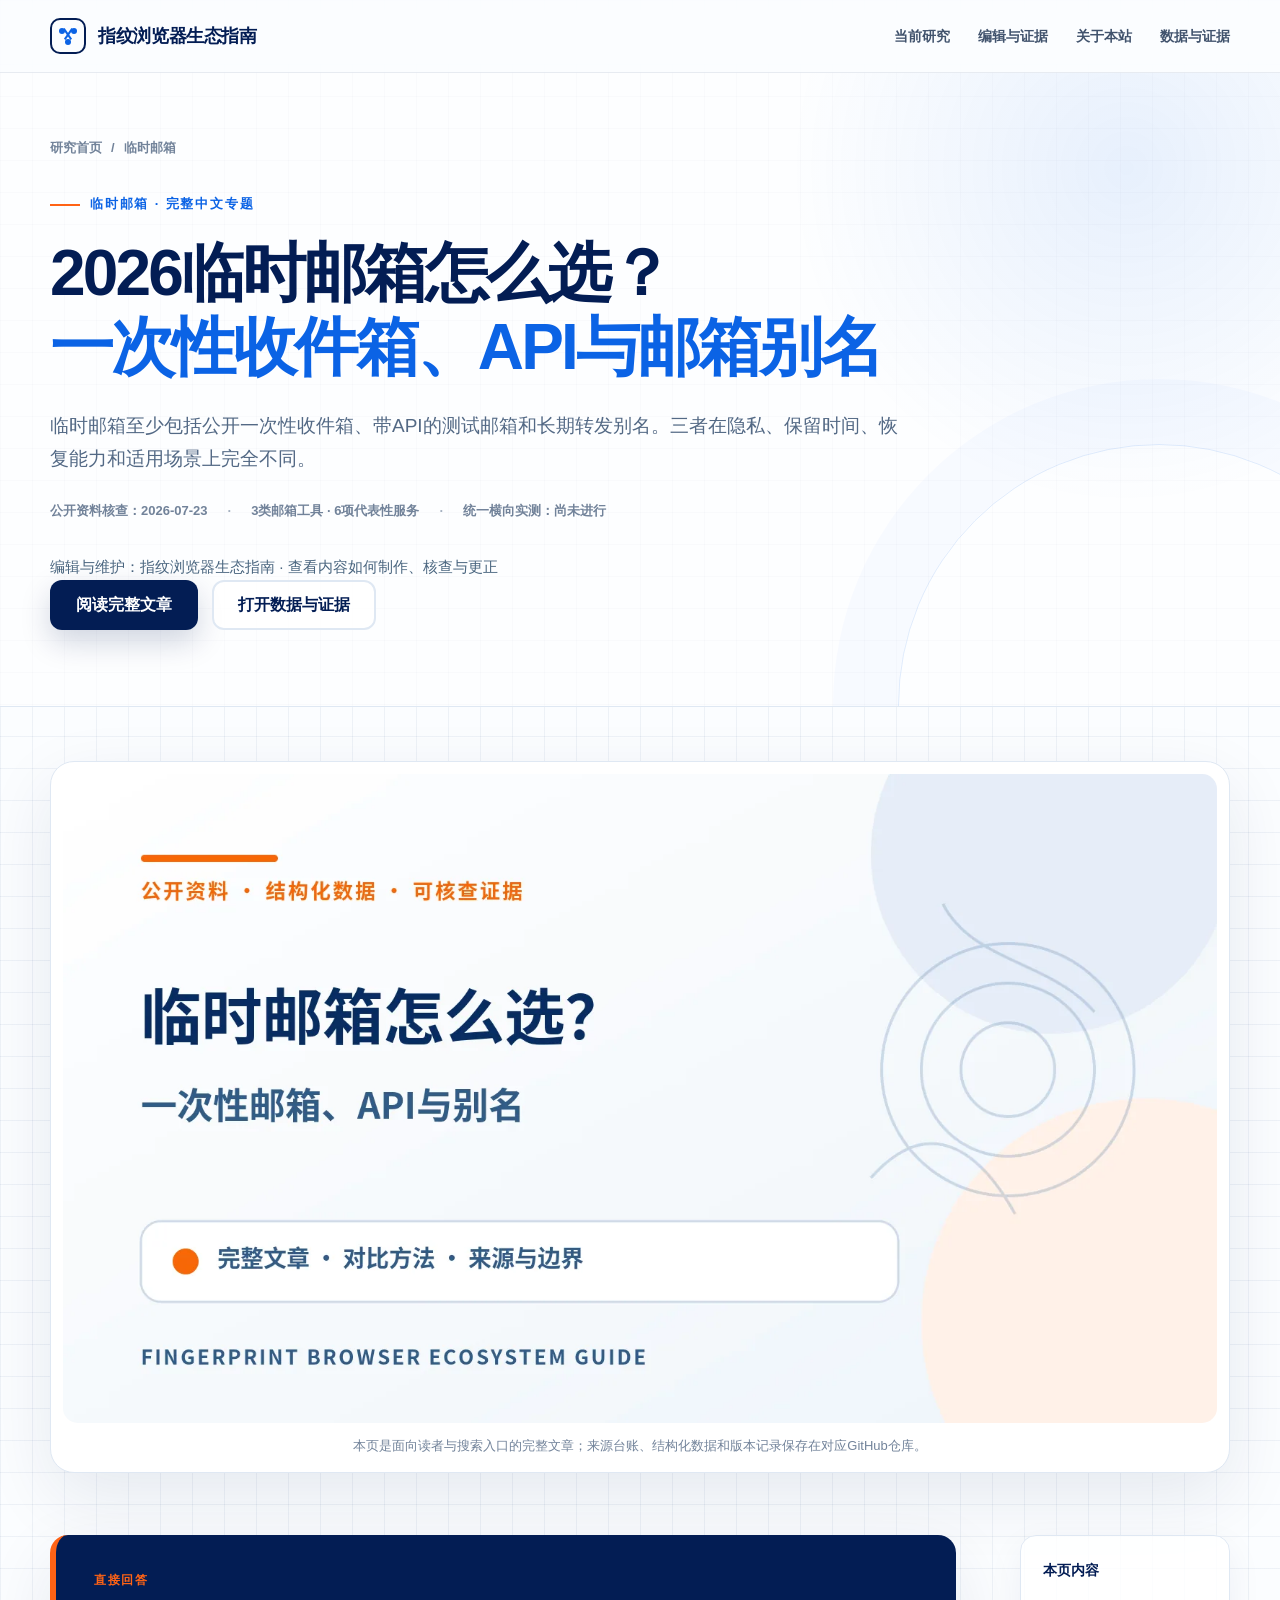
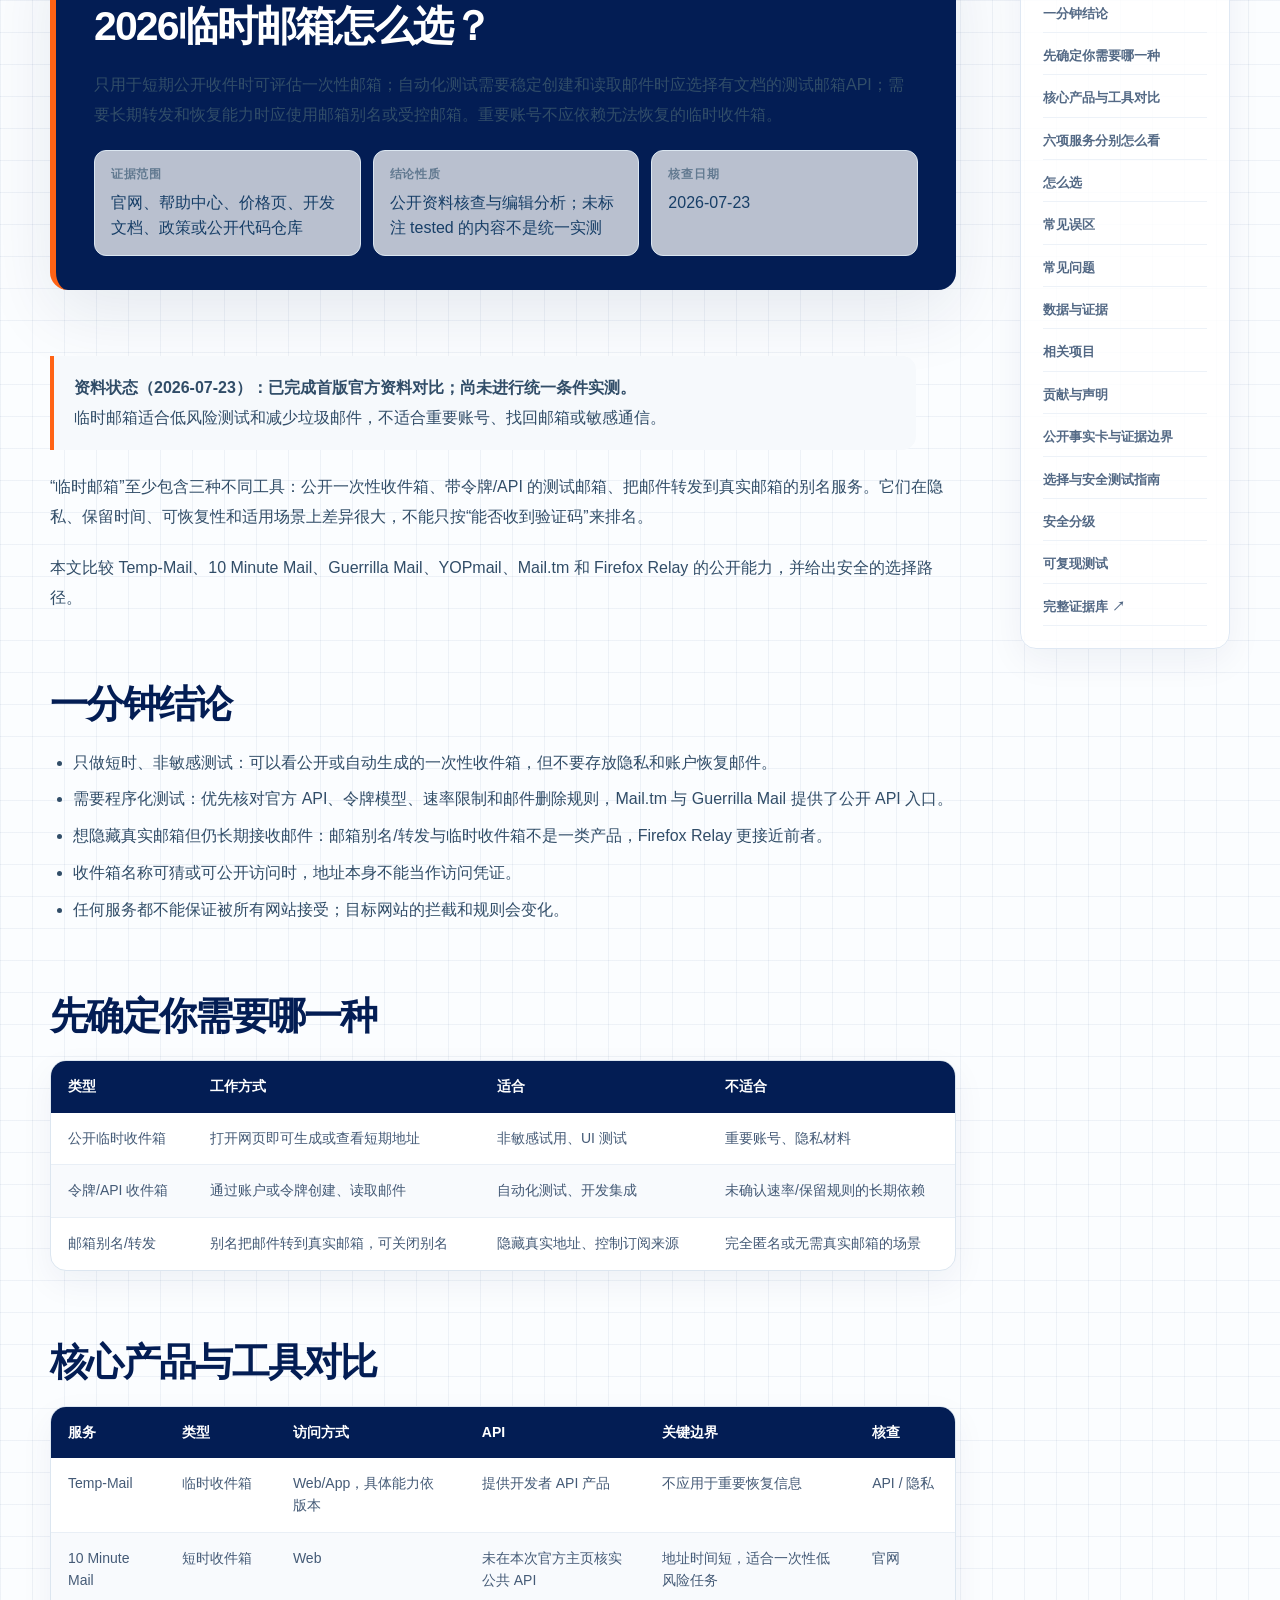
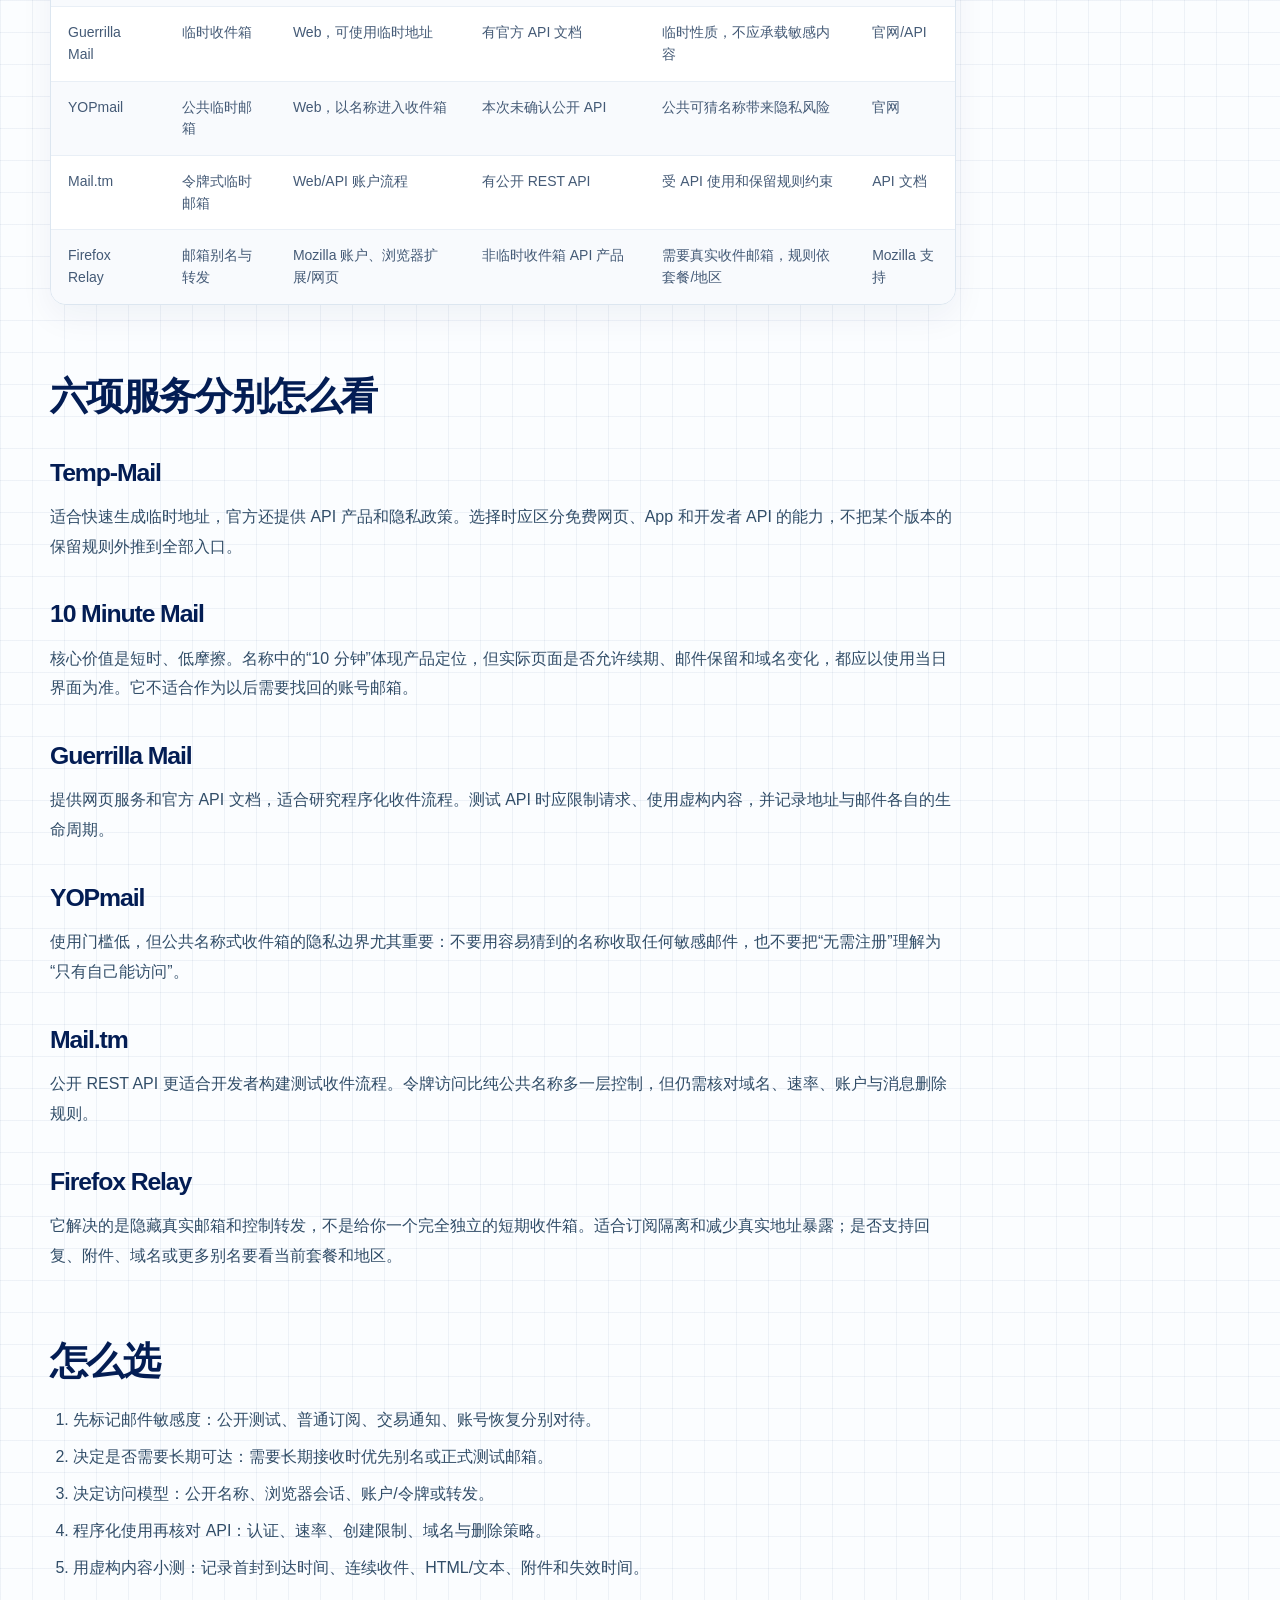
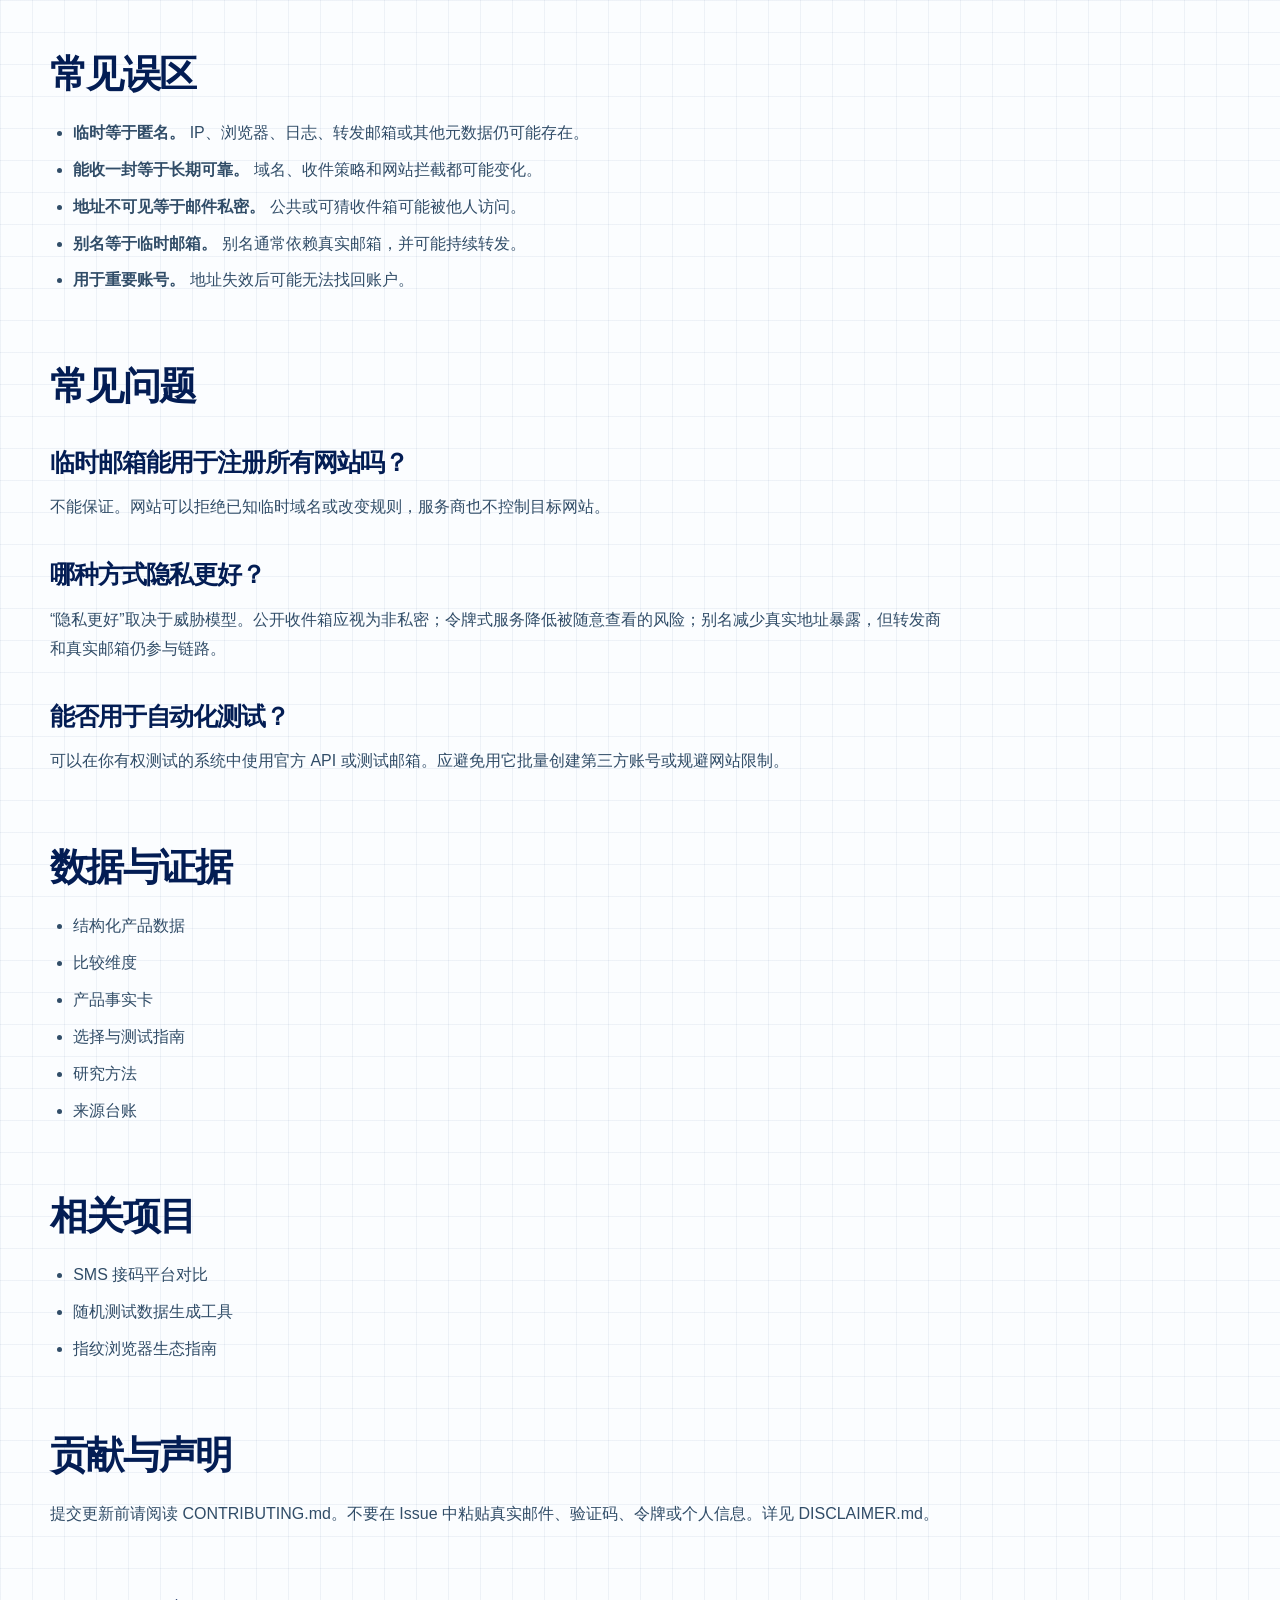
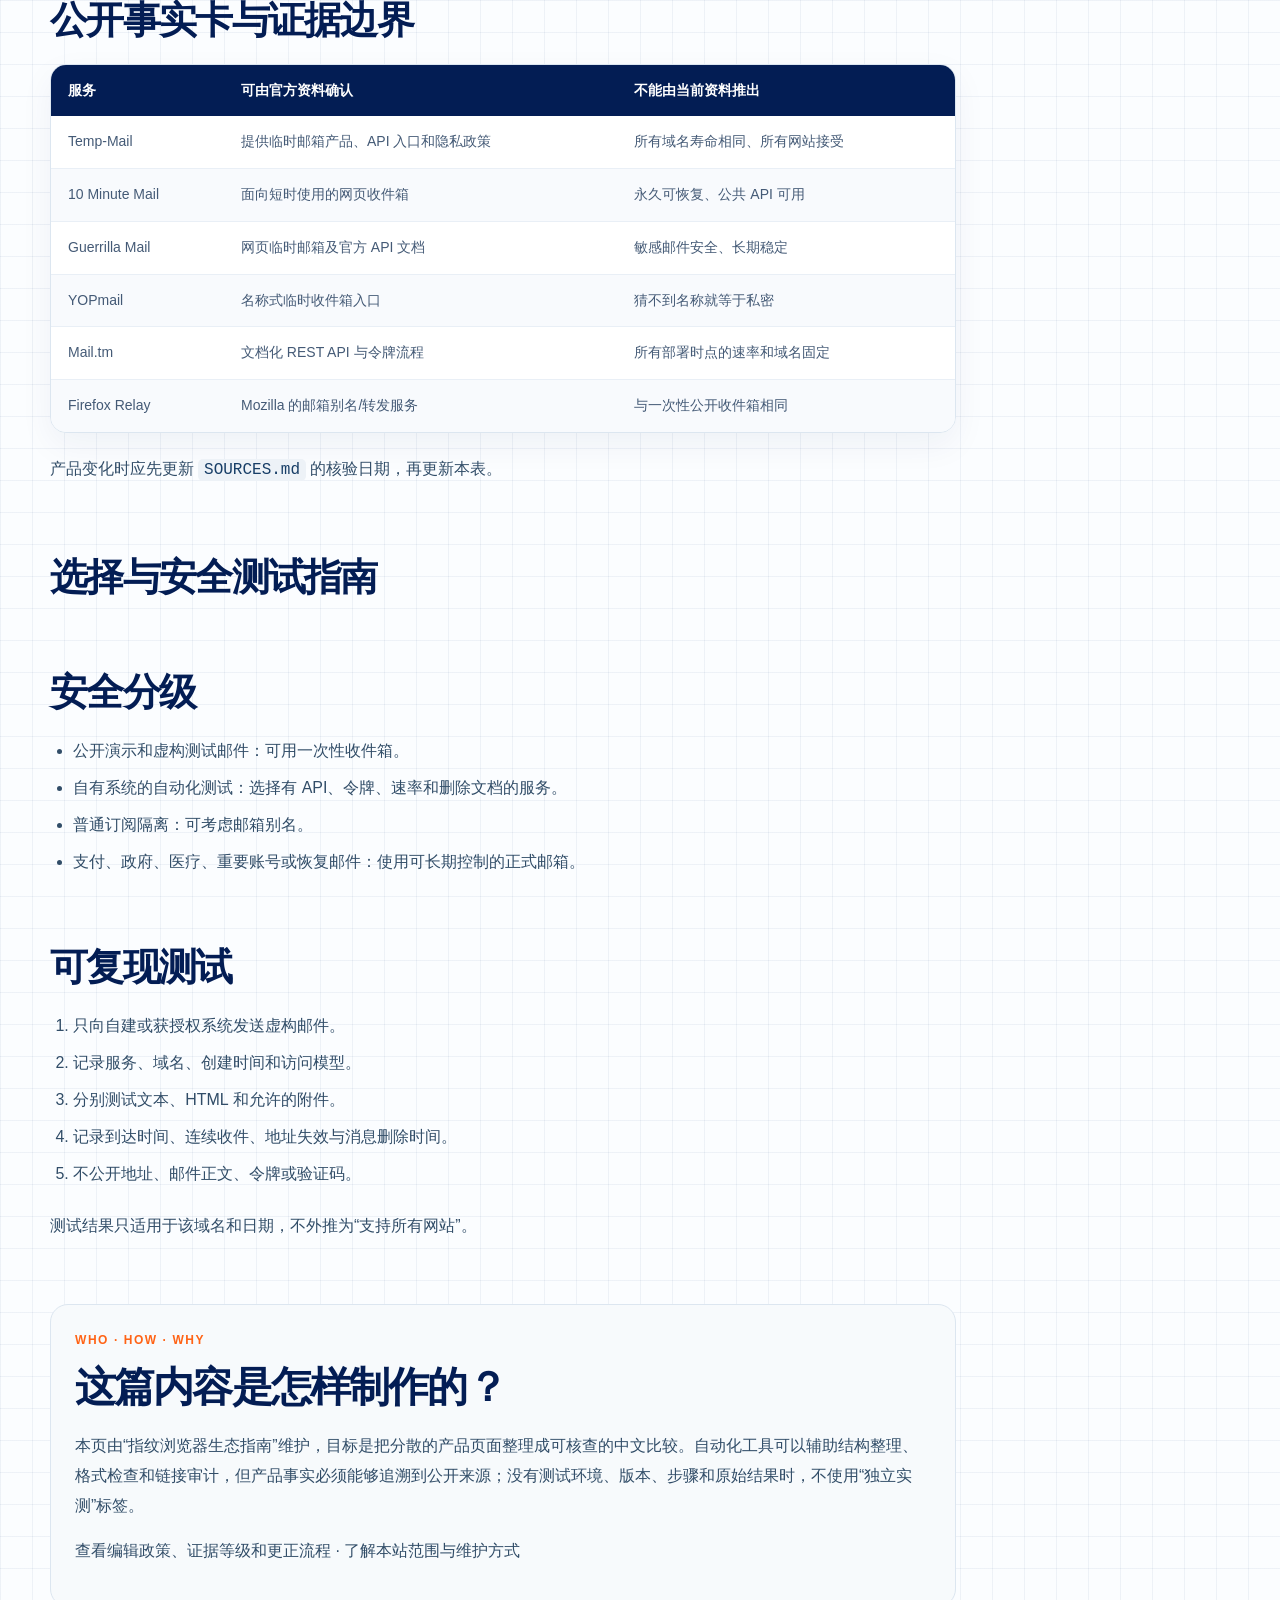
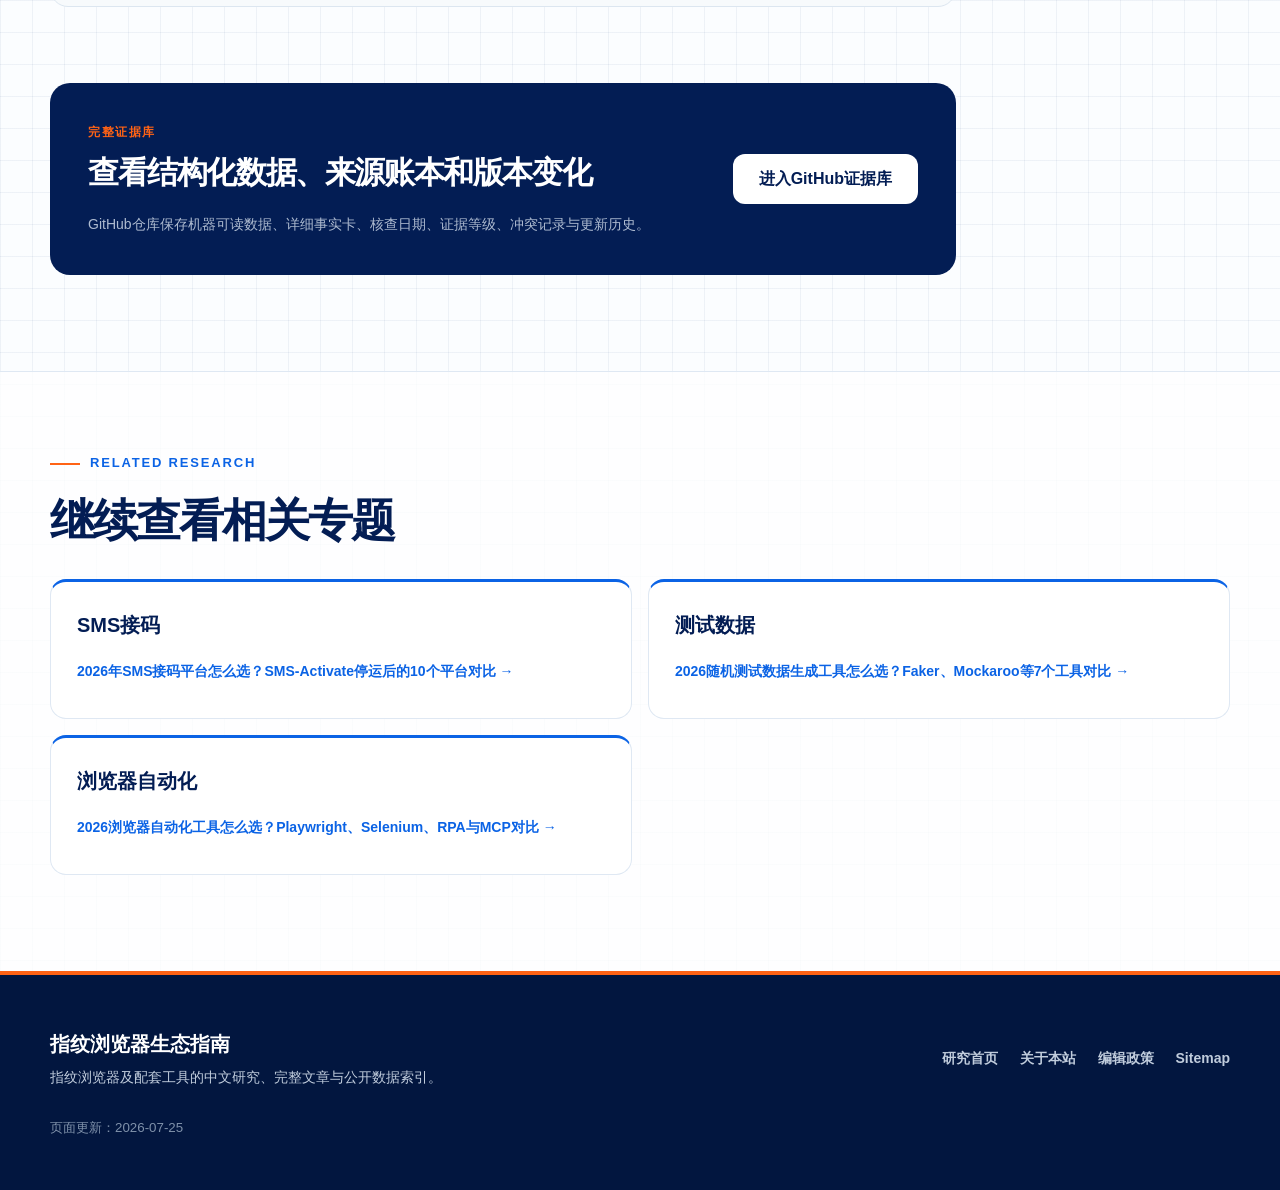
<file: temporary-email-services/index.html>
<!doctype html>
<html lang="zh-CN">
<head>
  <meta charset="utf-8">
  <meta name="viewport" content="width=device-width, initial-scale=1">
  <title>2026临时邮箱怎么选？一次性收件箱、API与邮箱别名对比</title>
  <meta name="description" content="对比Temp-Mail、10 Minute Mail、Guerrilla Mail、YOPmail、Mail.tm与Firefox Relay，解释一次性邮箱、测试邮箱API和邮箱别名的隐私与使用边界。">
  <meta name="robots" content="index,follow,max-image-preview:large">
  <meta name="author" content="指纹浏览器生态指南">
  <link rel="canonical" href="https://fingerprint-browser-guide.github.io/temporary-email-services/">
  <link rel="icon" href="/assets/favicon.svg" type="image/svg+xml">
  <link rel="stylesheet" href="/styles.css">

  <meta property="og:type" content="article">
  <meta property="og:locale" content="zh_CN">
  <meta property="og:site_name" content="指纹浏览器生态指南">
  <meta property="og:title" content="2026临时邮箱怎么选？一次性收件箱、API与邮箱别名对比">
  <meta property="og:description" content="对比Temp-Mail、10 Minute Mail、Guerrilla Mail、YOPmail、Mail.tm与Firefox Relay，解释一次性邮箱、测试邮箱API和邮箱别名的隐私与使用边界。">
  <meta property="og:url" content="https://fingerprint-browser-guide.github.io/temporary-email-services/">
  <meta property="og:image" content="https://fingerprint-browser-guide.github.io/assets/temporary-email-services/temporary-email-services-guide-2026.webp">
  <meta property="og:image:width" content="1600">
  <meta property="og:image:height" content="900">
  <meta property="og:image:alt" content="2026临时邮箱怎么选？一次性收件箱、API与邮箱别名对比">
  <meta name="twitter:card" content="summary_large_image">
  <meta name="twitter:title" content="2026临时邮箱怎么选？一次性收件箱、API与邮箱别名对比">
  <meta name="twitter:description" content="对比Temp-Mail、10 Minute Mail、Guerrilla Mail、YOPmail、Mail.tm与Firefox Relay，解释一次性邮箱、测试邮箱API和邮箱别名的隐私与使用边界。">
  <meta name="twitter:image" content="https://fingerprint-browser-guide.github.io/assets/temporary-email-services/temporary-email-services-guide-2026.webp">

  <script type="application/ld+json">
{
  "@context": "https://schema.org",
  "@type": "Article",
  "headline": "2026临时邮箱怎么选？一次性收件箱、API与邮箱别名对比",
  "description": "对比Temp-Mail、10 Minute Mail、Guerrilla Mail、YOPmail、Mail.tm与Firefox Relay，解释一次性邮箱、测试邮箱API和邮箱别名的隐私与使用边界。",
  "image": {
    "@type": "ImageObject",
    "url": "https://fingerprint-browser-guide.github.io/assets/temporary-email-services/temporary-email-services-guide-2026.webp",
    "width": 1600,
    "height": 900
  },
  "datePublished": "2026-07-23",
  "dateModified": "2026-07-25",
  "inLanguage": "zh-CN",
  "author": {
    "@type": "Organization",
    "name": "指纹浏览器生态指南",
    "url": "https://fingerprint-browser-guide.github.io/about/"
  },
  "publisher": {
    "@type": "Organization",
    "name": "指纹浏览器生态指南",
    "url": "https://fingerprint-browser-guide.github.io/about/"
  },
  "mainEntityOfPage": "https://fingerprint-browser-guide.github.io/temporary-email-services/",
  "isPartOf": {
    "@type": "CollectionPage",
    "name": "指纹浏览器生态指南",
    "url": "https://fingerprint-browser-guide.github.io/"
  },
  "about": [
    {
      "@type": "Thing",
      "name": "临时邮箱"
    },
    {
      "@type": "Thing",
      "name": "一次性邮箱"
    },
    {
      "@type": "Thing",
      "name": "邮箱API"
    },
    {
      "@type": "Thing",
      "name": "邮箱别名"
    }
  ],
  "citation": [
    "https://github.com/fingerprint-browser-guide/temporary-email-services",
    "https://github.com/fingerprint-browser-guide/temporary-email-services/blob/main/SOURCES.md",
    "https://github.com/fingerprint-browser-guide/temporary-email-services/blob/main/METHODOLOGY.md"
  ]
}
  </script>
  <script type="application/ld+json">
{
  "@context": "https://schema.org",
  "@type": "BreadcrumbList",
  "itemListElement": [
    {
      "@type": "ListItem",
      "position": 1,
      "name": "研究首页",
      "item": "https://fingerprint-browser-guide.github.io/"
    },
    {
      "@type": "ListItem",
      "position": 2,
      "name": "临时邮箱",
      "item": "https://fingerprint-browser-guide.github.io/temporary-email-services/"
    }
  ]
}
  </script>
</head>
<body>
  <a class="skip-link" href="#main">跳到主要内容</a>
  <header class="site-header">
    <nav class="nav shell" aria-label="主导航">
      <a class="brand" href="/" aria-label="指纹浏览器生态指南首页">
        <span class="brand-mark" aria-hidden="true"><span></span><span></span><span></span></span>
        <span>指纹浏览器生态指南</span>
      </a>
      <div class="nav-links">
        <a href="/#projects">当前研究</a>
        <a href="/editorial-policy/">编辑与证据</a>
        <a href="/about/">关于本站</a>
        <a href="https://github.com/fingerprint-browser-guide/temporary-email-services">数据与证据</a>
      </div>
    </nav>
  </header>

  <main id="main">
    <article>
      <header class="article-hero">
        <div class="shell">
          <nav class="breadcrumb" aria-label="面包屑">
            <a href="/">研究首页</a><span>/</span><span aria-current="page">临时邮箱</span>
          </nav>
          <p class="eyebrow"><span></span>临时邮箱 · 完整中文专题</p>
          <h1>2026临时邮箱怎么选？<br><em>一次性收件箱、API与邮箱别名</em></h1>
          <p class="article-lead">临时邮箱至少包括公开一次性收件箱、带API的测试邮箱和长期转发别名。三者在隐私、保留时间、恢复能力和适用场景上完全不同。</p>
          <div class="article-meta">
            <span>公开资料核查：2026-07-23</span>
            <span>3类邮箱工具 · 6项代表性服务</span>
            <span>统一横向实测：尚未进行</span>
          </div>
          <p class="article-byline">编辑与维护：<a href="/about/">指纹浏览器生态指南</a> · <a href="/editorial-policy/">查看内容如何制作、核查与更正</a></p>
          <div class="hero-actions">
            <a class="button button-primary" href="#article-body">阅读完整文章</a>
            <a class="button button-secondary" href="https://github.com/fingerprint-browser-guide/temporary-email-services">打开数据与证据</a>
          </div>
        </div>
      </header>

      <div class="shell article-shell">
        <figure class="article-cover">
          <img src="/assets/temporary-email-services/temporary-email-services-guide-2026.webp" width="1600" height="900" alt="2026临时邮箱怎么选？一次性收件箱、API与邮箱别名对比">
          <figcaption>本页是面向读者与搜索入口的完整文章；来源台账、结构化数据和版本记录保存在对应GitHub仓库。</figcaption>
        </figure>

        <div class="article-layout">
          <div class="article-content long-form-content" id="article-body">
            <section class="answer-card" id="quick-answer">
              <p class="answer-label">直接回答</p>
              <h2>2026临时邮箱怎么选？</h2>
              <p>只用于短期公开收件时可评估一次性邮箱；自动化测试需要稳定创建和读取邮件时应选择有文档的测试邮箱API；需要长期转发和恢复能力时应使用邮箱别名或受控邮箱。重要账号不应依赖无法恢复的临时收件箱。</p>
              <dl class="claim-meta">
                <div><dt>证据范围</dt><dd>官网、帮助中心、价格页、开发文档、政策或公开代码仓库</dd></div>
                <div><dt>结论性质</dt><dd>公开资料核查与编辑分析；未标注 tested 的内容不是统一实测</dd></div>
                <div><dt>核查日期</dt><dd>2026-07-23</dd></div>
              </dl>
              
            </section>
<blockquote>
<p><strong>资料状态（2026-07-23）：已完成首版官方资料对比；尚未进行统一条件实测。</strong><br>临时邮箱适合低风险测试和减少垃圾邮件，不适合重要账号、找回邮箱或敏感通信。</p>
</blockquote>
<p>“临时邮箱”至少包含三种不同工具：公开一次性收件箱、带令牌/API 的测试邮箱、把邮件转发到真实邮箱的别名服务。它们在隐私、保留时间、可恢复性和适用场景上差异很大，不能只按“能否收到验证码”来排名。</p>
<p>本文比较 Temp-Mail、10 Minute Mail、Guerrilla Mail、YOPmail、Mail.tm 和 Firefox Relay 的公开能力，并给出安全的选择路径。</p>
<h2 id="一分钟结论">一分钟结论</h2>
<ul>
<li>只做短时、非敏感测试：可以看公开或自动生成的一次性收件箱，但不要存放隐私和账户恢复邮件。</li>
<li>需要程序化测试：优先核对官方 API、令牌模型、速率限制和邮件删除规则，Mail.tm 与 Guerrilla Mail 提供了公开 API 入口。</li>
<li>想隐藏真实邮箱但仍长期接收邮件：邮箱别名/转发与临时收件箱不是一类产品，Firefox Relay 更接近前者。</li>
<li>收件箱名称可猜或可公开访问时，地址本身不能当作访问凭证。</li>
<li>任何服务都不能保证被所有网站接受；目标网站的拦截和规则会变化。</li>
</ul>
<h2 id="先确定你需要哪一种">先确定你需要哪一种</h2>
<div class="table-wrap"><table>
<thead>
<tr>
<th>类型</th>
<th>工作方式</th>
<th>适合</th>
<th>不适合</th>
</tr>
</thead>
<tbody><tr>
<td>公开临时收件箱</td>
<td>打开网页即可生成或查看短期地址</td>
<td>非敏感试用、UI 测试</td>
<td>重要账号、隐私材料</td>
</tr>
<tr>
<td>令牌/API 收件箱</td>
<td>通过账户或令牌创建、读取邮件</td>
<td>自动化测试、开发集成</td>
<td>未确认速率/保留规则的长期依赖</td>
</tr>
<tr>
<td>邮箱别名/转发</td>
<td>别名把邮件转到真实邮箱，可关闭别名</td>
<td>隐藏真实地址、控制订阅来源</td>
<td>完全匿名或无需真实邮箱的场景</td>
</tr>
</tbody></table></div>
<h2 id="核心产品与工具对比">核心产品与工具对比</h2>
<div class="table-wrap"><table>
<thead>
<tr>
<th>服务</th>
<th>类型</th>
<th>访问方式</th>
<th>API</th>
<th>关键边界</th>
<th>核查</th>
</tr>
</thead>
<tbody><tr>
<td>Temp-Mail</td>
<td>临时收件箱</td>
<td>Web/App，具体能力依版本</td>
<td>提供开发者 API 产品</td>
<td>不应用于重要恢复信息</td>
<td><a href="https://temp-mail.org/en/api/">API</a> / <a href="https://temp-mail.org/en/privacy-policy/">隐私</a></td>
</tr>
<tr>
<td>10 Minute Mail</td>
<td>短时收件箱</td>
<td>Web</td>
<td>未在本次官方主页核实公共 API</td>
<td>地址时间短，适合一次性低风险任务</td>
<td><a href="https://10minutemail.com/">官网</a></td>
</tr>
<tr>
<td>Guerrilla Mail</td>
<td>临时收件箱</td>
<td>Web，可使用临时地址</td>
<td>有官方 API 文档</td>
<td>临时性质，不应承载敏感内容</td>
<td><a href="https://www.guerrillamail.com/GuerrillaMailAPI.html">官网/API</a></td>
</tr>
<tr>
<td>YOPmail</td>
<td>公共临时邮箱</td>
<td>Web，以名称进入收件箱</td>
<td>本次未确认公开 API</td>
<td>公共可猜名称带来隐私风险</td>
<td><a href="https://yopmail.com/">官网</a></td>
</tr>
<tr>
<td>Mail.tm</td>
<td>令牌式临时邮箱</td>
<td>Web/API 账户流程</td>
<td>有公开 REST API</td>
<td>受 API 使用和保留规则约束</td>
<td><a href="https://docs.mail.tm/">API 文档</a></td>
</tr>
<tr>
<td>Firefox Relay</td>
<td>邮箱别名与转发</td>
<td>Mozilla 账户、浏览器扩展/网页</td>
<td>非临时收件箱 API 产品</td>
<td>需要真实收件邮箱，规则依套餐/地区</td>
<td><a href="https://support.mozilla.org/en-US/products/firefox-relay">Mozilla 支持</a></td>
</tr>
</tbody></table></div>
<h2 id="六项服务分别怎么看">六项服务分别怎么看</h2>
<h3 id="temp-mail">Temp-Mail</h3>
<p>适合快速生成临时地址，官方还提供 API 产品和隐私政策。选择时应区分免费网页、App 和开发者 API 的能力，不把某个版本的保留规则外推到全部入口。</p>
<h3 id="10-minute-mail">10 Minute Mail</h3>
<p>核心价值是短时、低摩擦。名称中的“10 分钟”体现产品定位，但实际页面是否允许续期、邮件保留和域名变化，都应以使用当日界面为准。它不适合作为以后需要找回的账号邮箱。</p>
<h3 id="guerrilla-mail">Guerrilla Mail</h3>
<p>提供网页服务和官方 API 文档，适合研究程序化收件流程。测试 API 时应限制请求、使用虚构内容，并记录地址与邮件各自的生命周期。</p>
<h3 id="yopmail">YOPmail</h3>
<p>使用门槛低，但公共名称式收件箱的隐私边界尤其重要：不要用容易猜到的名称收取任何敏感邮件，也不要把“无需注册”理解为“只有自己能访问”。</p>
<h3 id="mail-tm">Mail.tm</h3>
<p>公开 REST API 更适合开发者构建测试收件流程。令牌访问比纯公共名称多一层控制，但仍需核对域名、速率、账户与消息删除规则。</p>
<h3 id="firefox-relay">Firefox Relay</h3>
<p>它解决的是隐藏真实邮箱和控制转发，不是给你一个完全独立的短期收件箱。适合订阅隔离和减少真实地址暴露；是否支持回复、附件、域名或更多别名要看当前套餐和地区。</p>
<h2 id="怎么选">怎么选</h2>
<ol>
<li>先标记邮件敏感度：公开测试、普通订阅、交易通知、账号恢复分别对待。</li>
<li>决定是否需要长期可达：需要长期接收时优先别名或正式测试邮箱。</li>
<li>决定访问模型：公开名称、浏览器会话、账户/令牌或转发。</li>
<li>程序化使用再核对 API：认证、速率、创建限制、域名与删除策略。</li>
<li>用虚构内容小测：记录首封到达时间、连续收件、HTML/文本、附件和失效时间。</li>
</ol>
<h2 id="常见误区">常见误区</h2>
<ul>
<li><strong>临时等于匿名。</strong> IP、浏览器、日志、转发邮箱或其他元数据仍可能存在。</li>
<li><strong>能收一封等于长期可靠。</strong> 域名、收件策略和网站拦截都可能变化。</li>
<li><strong>地址不可见等于邮件私密。</strong> 公共或可猜收件箱可能被他人访问。</li>
<li><strong>别名等于临时邮箱。</strong> 别名通常依赖真实邮箱，并可能持续转发。</li>
<li><strong>用于重要账号。</strong> 地址失效后可能无法找回账户。</li>
</ul>
<h2 id="常见问题">常见问题</h2>
<h3 id="临时邮箱能用于注册所有网站吗">临时邮箱能用于注册所有网站吗？</h3>
<p>不能保证。网站可以拒绝已知临时域名或改变规则，服务商也不控制目标网站。</p>
<h3 id="哪种方式隐私更好">哪种方式隐私更好？</h3>
<p>“隐私更好”取决于威胁模型。公开收件箱应视为非私密；令牌式服务降低被随意查看的风险；别名减少真实地址暴露，但转发商和真实邮箱仍参与链路。</p>
<h3 id="能否用于自动化测试">能否用于自动化测试？</h3>
<p>可以在你有权测试的系统中使用官方 API 或测试邮箱。应避免用它批量创建第三方账号或规避网站限制。</p>
<h2 id="数据与证据">数据与证据</h2>
<ul>
<li><a href="https://github.com/fingerprint-browser-guide/temporary-email-services/blob/main/data/temporary-email.csv">结构化产品数据</a></li>
<li><a href="https://github.com/fingerprint-browser-guide/temporary-email-services/blob/main/data/comparison-dimensions.csv">比较维度</a></li>
<li><a href="https://github.com/fingerprint-browser-guide/temporary-email-services/blob/main/docs/product-facts.md">产品事实卡</a></li>
<li><a href="https://github.com/fingerprint-browser-guide/temporary-email-services/blob/main/docs/selection-and-test-guide.md">选择与测试指南</a></li>
<li><a href="https://github.com/fingerprint-browser-guide/temporary-email-services/blob/main/METHODOLOGY.md">研究方法</a></li>
<li><a href="https://github.com/fingerprint-browser-guide/temporary-email-services/blob/main/SOURCES.md">来源台账</a></li>
</ul>
<h2 id="相关项目">相关项目</h2>
<ul>
<li><a href="https://github.com/fingerprint-browser-guide/sms-verification-platforms">SMS 接码平台对比</a></li>
<li><a href="https://github.com/fingerprint-browser-guide/random-data-generators">随机测试数据生成工具</a></li>
<li><a href="https://fingerprint-browser-guide.github.io/">指纹浏览器生态指南</a></li>
</ul>
<h2 id="贡献与声明">贡献与声明</h2>
<p>提交更新前请阅读 <a href="https://github.com/fingerprint-browser-guide/temporary-email-services/blob/main/CONTRIBUTING.md">CONTRIBUTING.md</a>。不要在 Issue 中粘贴真实邮件、验证码、令牌或个人信息。详见 <a href="https://github.com/fingerprint-browser-guide/temporary-email-services/blob/main/DISCLAIMER.md">DISCLAIMER.md</a>。</p>
<h2 id="公开事实卡与证据边界">公开事实卡与证据边界</h2>
<div class="table-wrap"><table>
<thead>
<tr>
<th>服务</th>
<th>可由官方资料确认</th>
<th>不能由当前资料推出</th>
</tr>
</thead>
<tbody><tr>
<td>Temp-Mail</td>
<td>提供临时邮箱产品、API 入口和隐私政策</td>
<td>所有域名寿命相同、所有网站接受</td>
</tr>
<tr>
<td>10 Minute Mail</td>
<td>面向短时使用的网页收件箱</td>
<td>永久可恢复、公共 API 可用</td>
</tr>
<tr>
<td>Guerrilla Mail</td>
<td>网页临时邮箱及官方 API 文档</td>
<td>敏感邮件安全、长期稳定</td>
</tr>
<tr>
<td>YOPmail</td>
<td>名称式临时收件箱入口</td>
<td>猜不到名称就等于私密</td>
</tr>
<tr>
<td>Mail.tm</td>
<td>文档化 REST API 与令牌流程</td>
<td>所有部署时点的速率和域名固定</td>
</tr>
<tr>
<td>Firefox Relay</td>
<td>Mozilla 的邮箱别名/转发服务</td>
<td>与一次性公开收件箱相同</td>
</tr>
</tbody></table></div>
<p>产品变化时应先更新 <code>SOURCES.md</code> 的核验日期，再更新本表。</p>
<h2 id="选择与安全测试指南">选择与安全测试指南</h2>
<h2 id="安全分级">安全分级</h2>
<ul>
<li>公开演示和虚构测试邮件：可用一次性收件箱。</li>
<li>自有系统的自动化测试：选择有 API、令牌、速率和删除文档的服务。</li>
<li>普通订阅隔离：可考虑邮箱别名。</li>
<li>支付、政府、医疗、重要账号或恢复邮件：使用可长期控制的正式邮箱。</li>
</ul>
<h2 id="可复现测试">可复现测试</h2>
<ol>
<li>只向自建或获授权系统发送虚构邮件。</li>
<li>记录服务、域名、创建时间和访问模型。</li>
<li>分别测试文本、HTML 和允许的附件。</li>
<li>记录到达时间、连续收件、地址失效与消息删除时间。</li>
<li>不公开地址、邮件正文、令牌或验证码。</li>
</ol>
<p>测试结果只适用于该域名和日期，不外推为“支持所有网站”。</p>

            <section class="editorial-note" aria-labelledby="editorial-note-title">
              <p class="section-kicker">Who · How · Why</p>
              <h2 id="editorial-note-title">这篇内容是怎样制作的？</h2>
              <p>本页由“指纹浏览器生态指南”维护，目标是把分散的产品页面整理成可核查的中文比较。自动化工具可以辅助结构整理、格式检查和链接审计，但产品事实必须能够追溯到公开来源；没有测试环境、版本、步骤和原始结果时，不使用“独立实测”标签。</p>
              <p><a href="/editorial-policy/">查看编辑政策、证据等级和更正流程</a> · <a href="/about/">了解本站范围与维护方式</a></p>
            </section>
            <section class="source-cta">
              <div>
                <p class="section-kicker">完整证据库</p>
                <h2>查看结构化数据、来源账本和版本变化</h2>
                <p>GitHub仓库保存机器可读数据、详细事实卡、核查日期、证据等级、冲突记录与更新历史。</p>
              </div>
              <a class="button button-light" href="https://github.com/fingerprint-browser-guide/temporary-email-services">进入GitHub证据库</a>
            </section>
          </div>

          <aside class="article-aside" aria-label="页面导航">
            <strong>本页内容</strong>
            <a href="#一分钟结论">一分钟结论</a>
            <a href="#先确定你需要哪一种">先确定你需要哪一种</a>
            <a href="#核心产品与工具对比">核心产品与工具对比</a>
            <a href="#六项服务分别怎么看">六项服务分别怎么看</a>
            <a href="#怎么选">怎么选</a>
            <a href="#常见误区">常见误区</a>
            <a href="#常见问题">常见问题</a>
            <a href="#数据与证据">数据与证据</a>
            <a href="#相关项目">相关项目</a>
            <a href="#贡献与声明">贡献与声明</a>
            <a href="#公开事实卡与证据边界">公开事实卡与证据边界</a>
            <a href="#选择与安全测试指南">选择与安全测试指南</a>
            <a href="#安全分级">安全分级</a>
            <a href="#可复现测试">可复现测试</a>
            <a href="https://github.com/fingerprint-browser-guide/temporary-email-services">完整证据库 ↗</a>
          </aside>
        </div>
      </div>
    </article>

    <section class="related">
      <div class="shell">
        <p class="eyebrow"><span></span>Related research</p>
        <h2>继续查看相关专题</h2>
        <div class="related-grid">
          <a href="/sms-verification-platforms/"><b>SMS接码</b><span>2026年SMS接码平台怎么选？SMS-Activate停运后的10个平台对比 →</span></a>
          <a href="/random-data-generators/"><b>测试数据</b><span>2026随机测试数据生成工具怎么选？Faker、Mockaroo等7个工具对比 →</span></a>
          <a href="/browser-automation-tools/"><b>浏览器自动化</b><span>2026浏览器自动化工具怎么选？Playwright、Selenium、RPA与MCP对比 →</span></a>
        </div>
      </div>
    </section>
  </main>

  <footer class="site-footer">
    <div class="shell footer-inner">
      <div><strong>指纹浏览器生态指南</strong><p>指纹浏览器及配套工具的中文研究、完整文章与公开数据索引。</p></div>
      <div class="footer-links"><a href="/">研究首页</a><a href="/about/">关于本站</a><a href="/editorial-policy/">编辑政策</a><a href="/sitemap.xml">Sitemap</a></div>
      <small>页面更新：2026-07-25</small>
    </div>
  </footer>
</body>
</html>
</file>
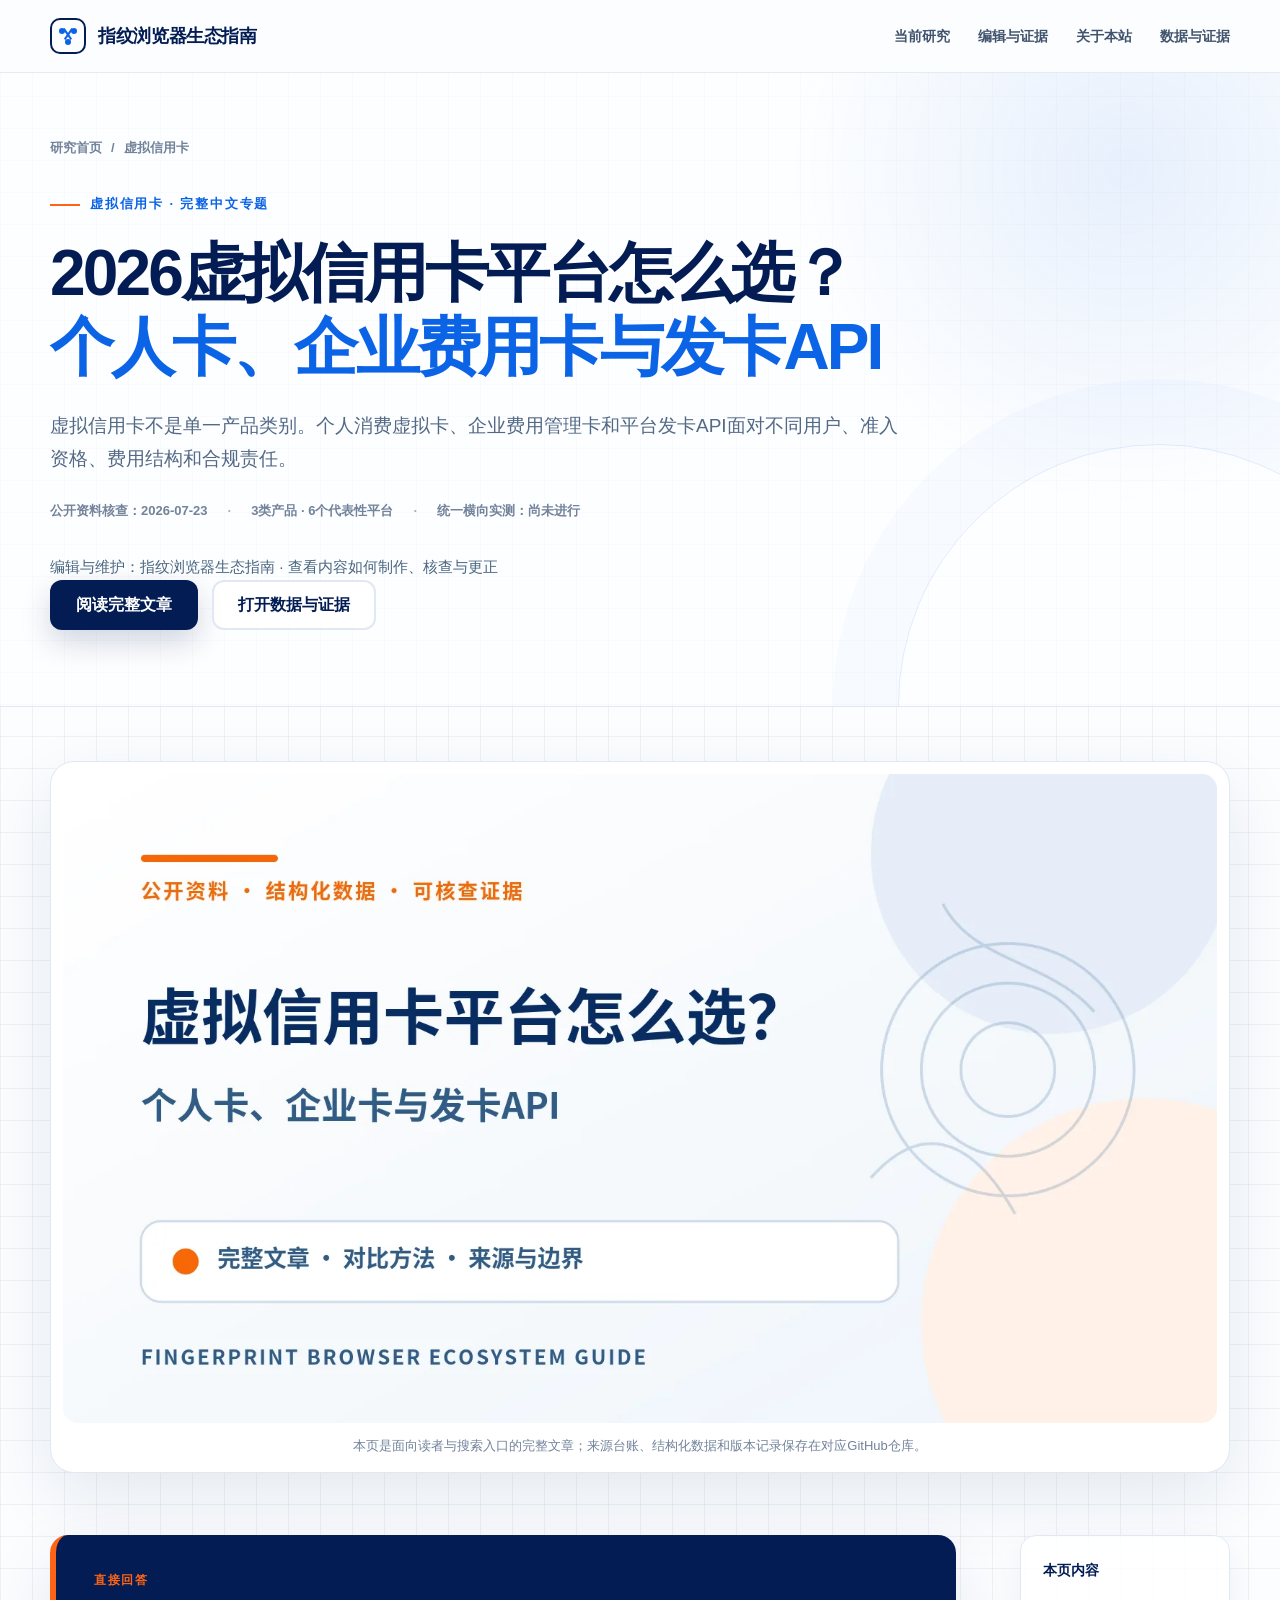
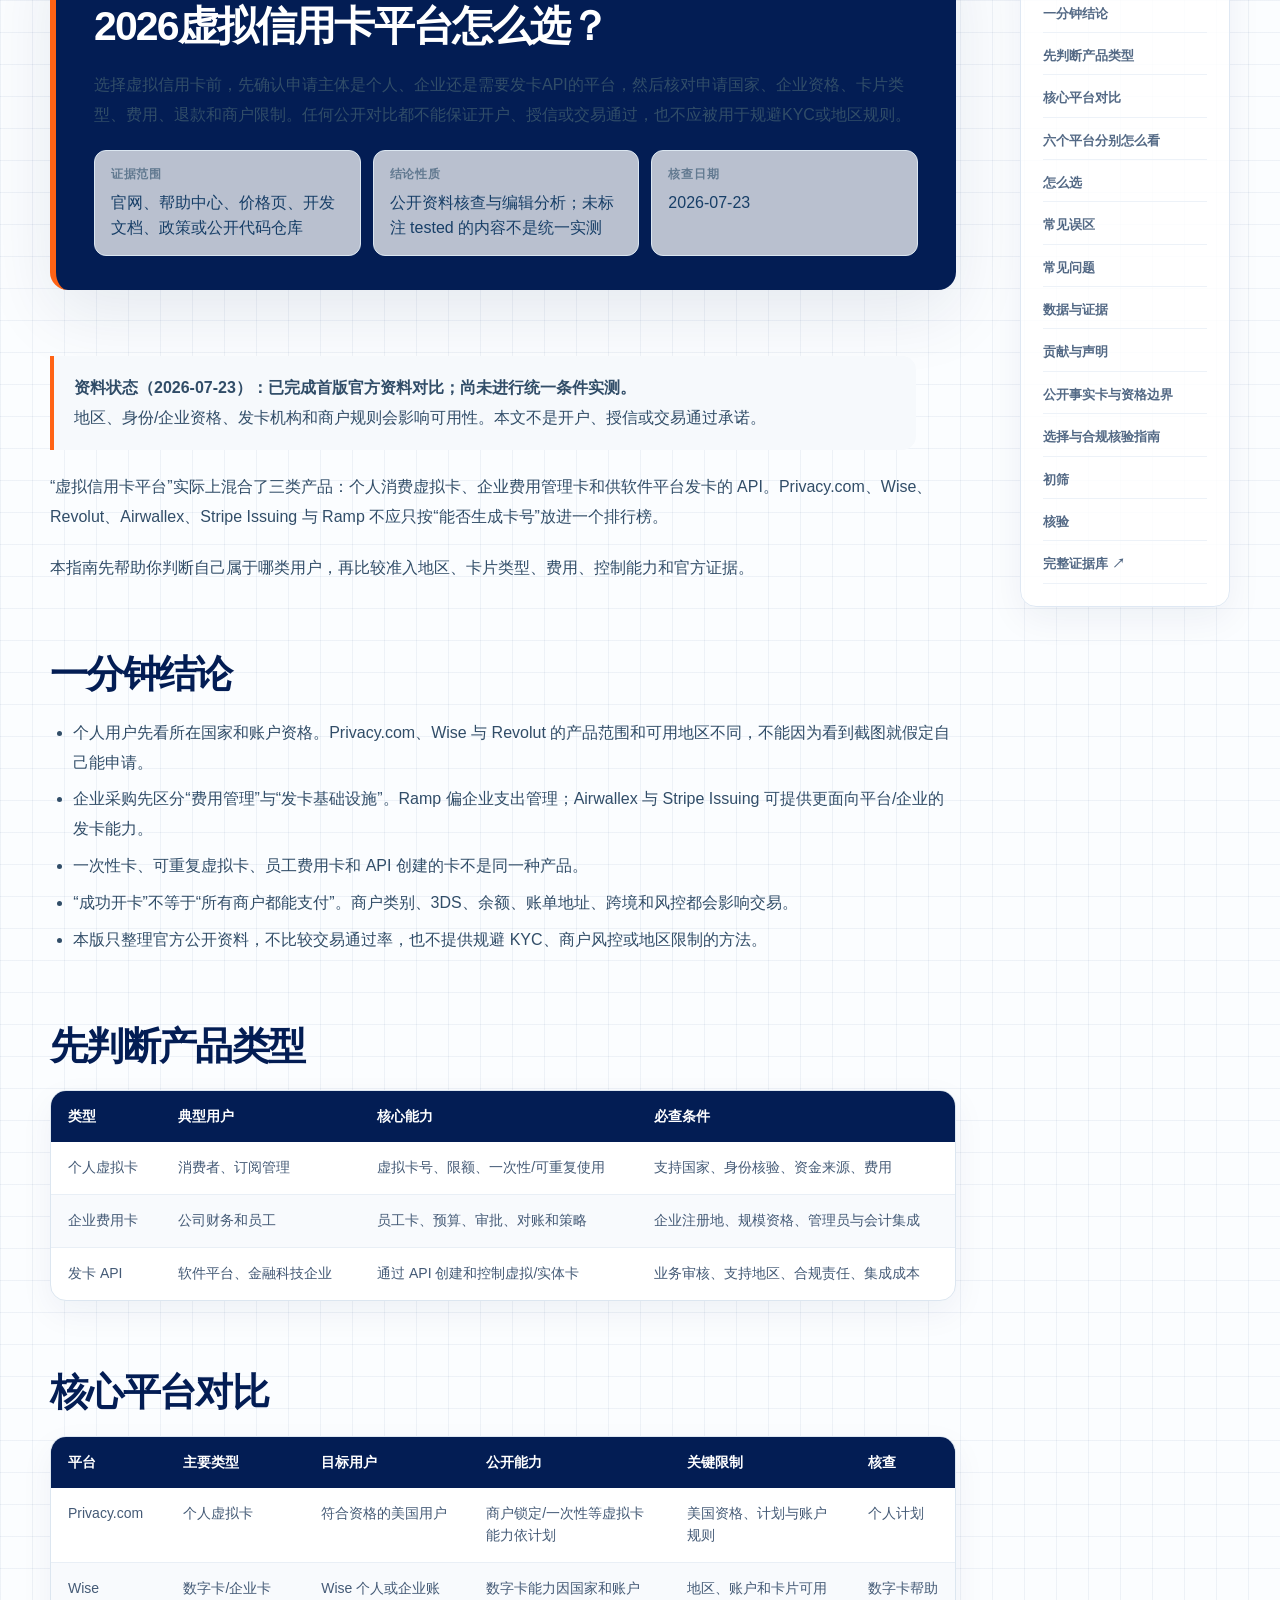
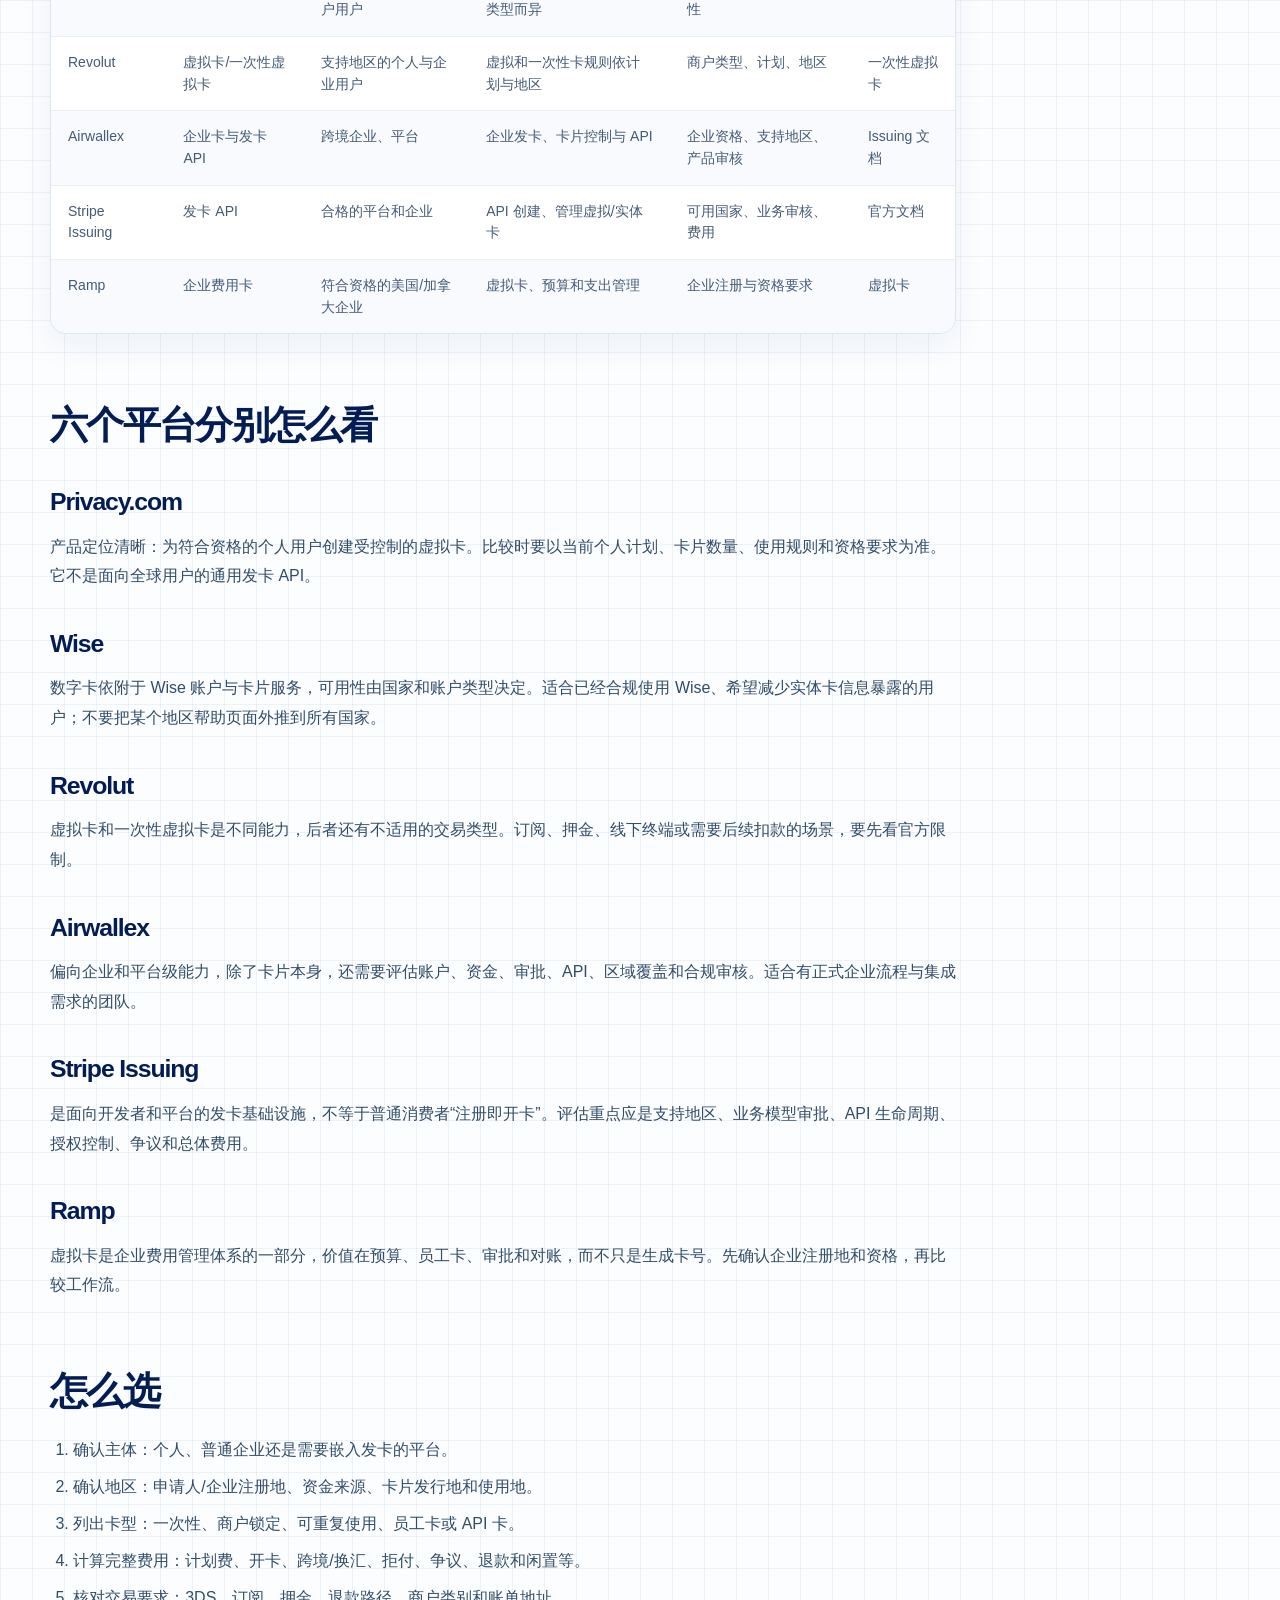
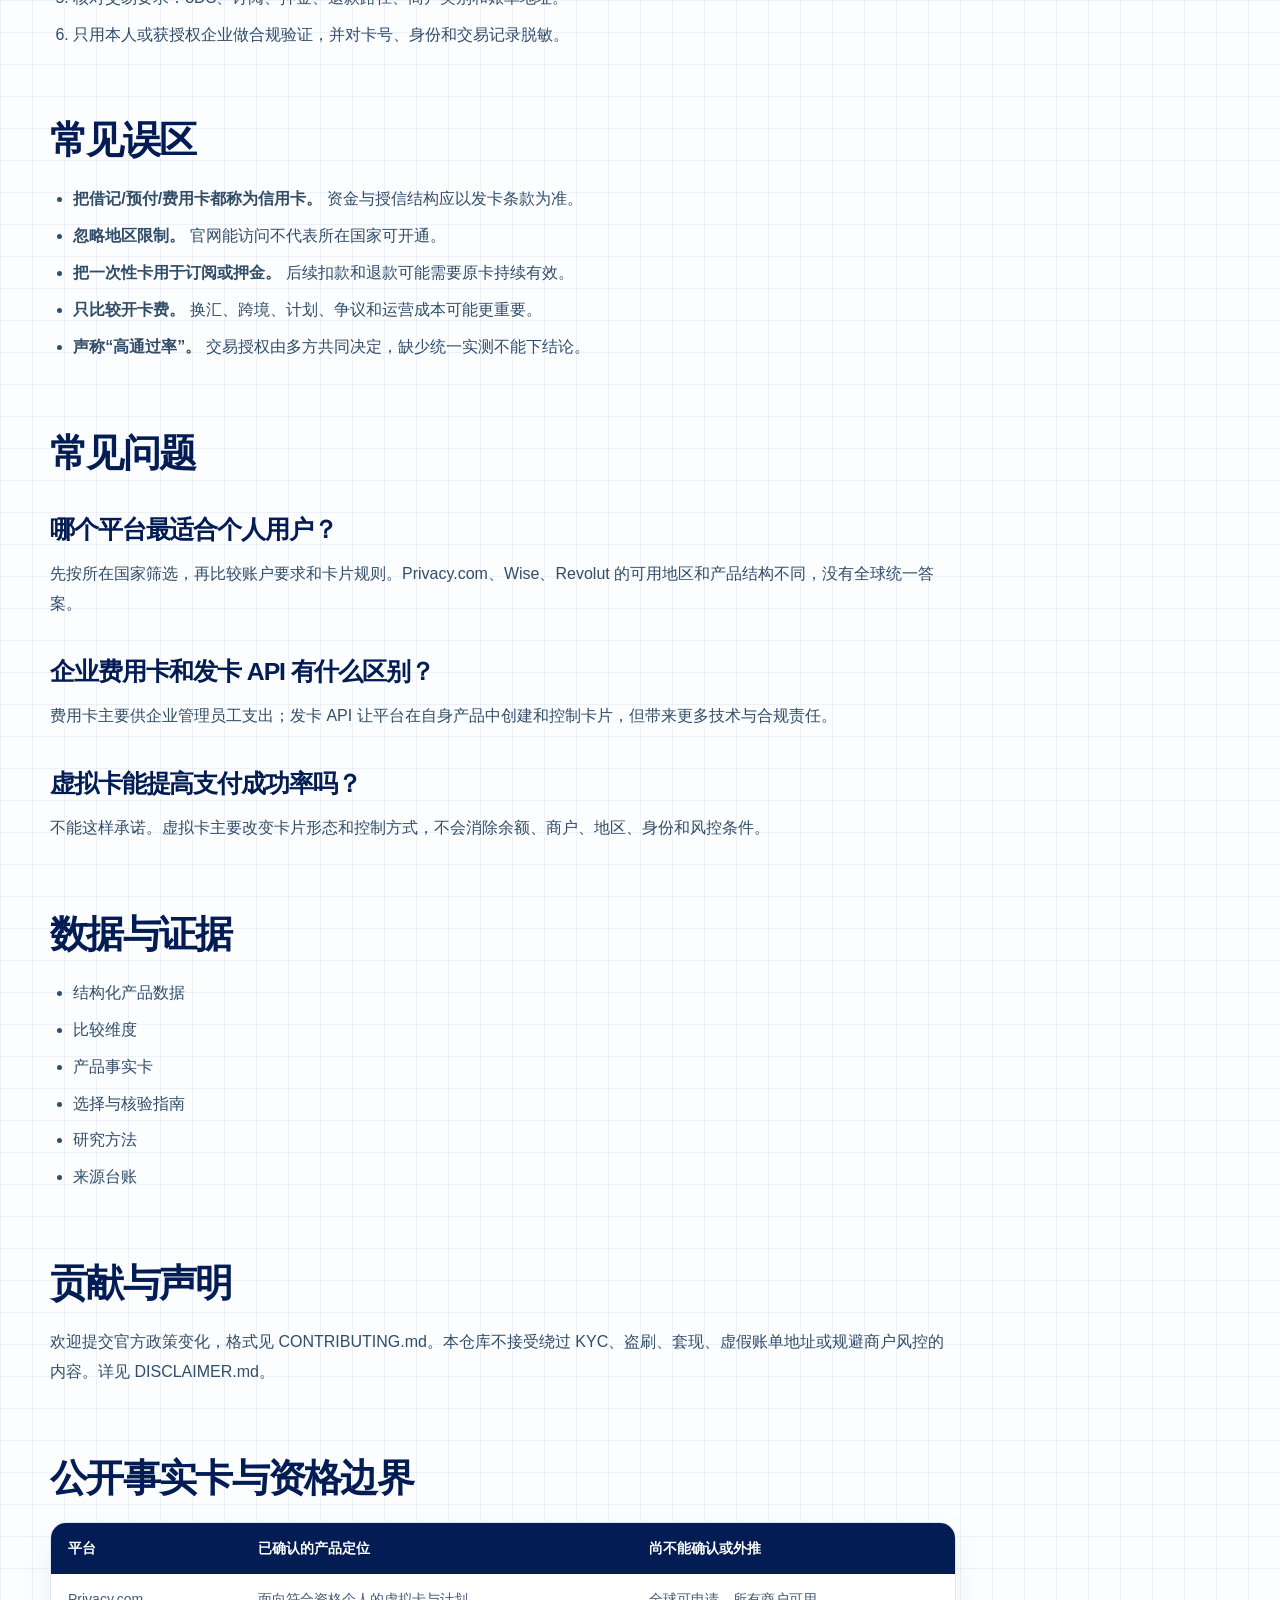
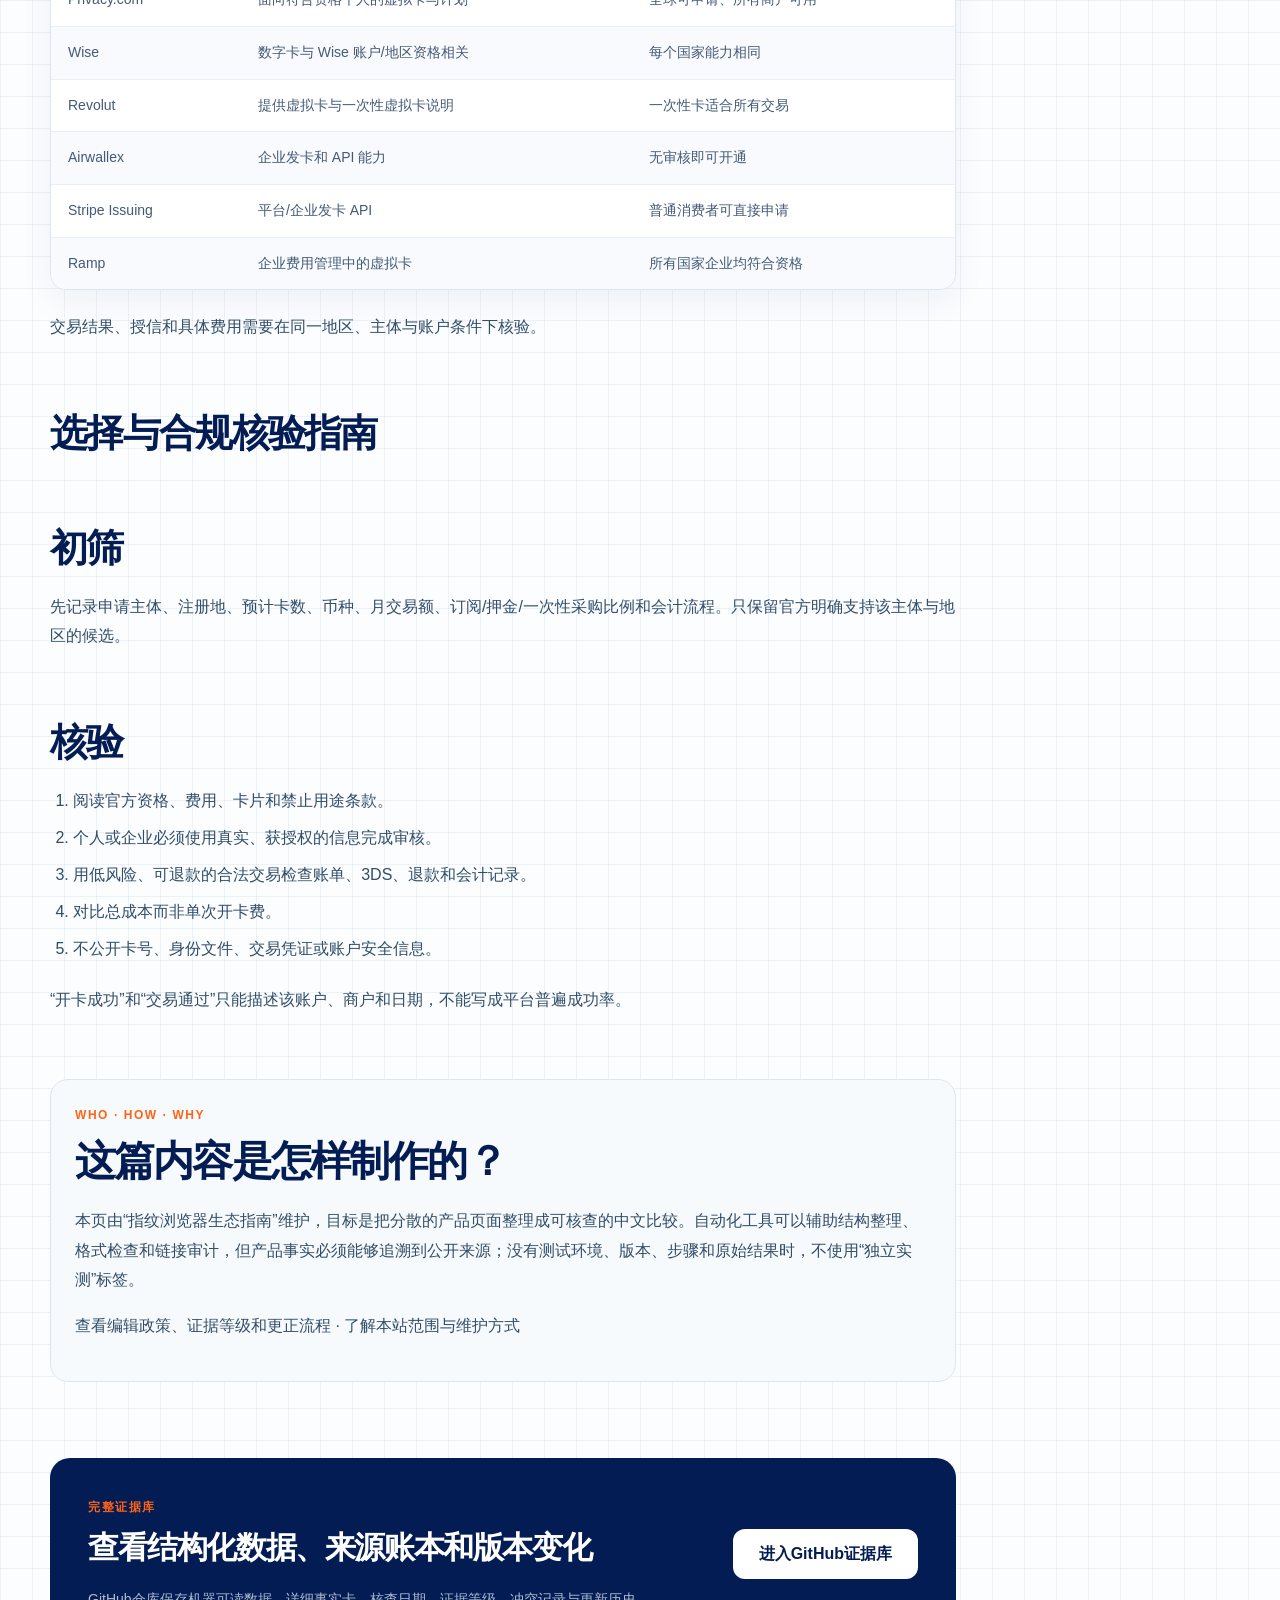
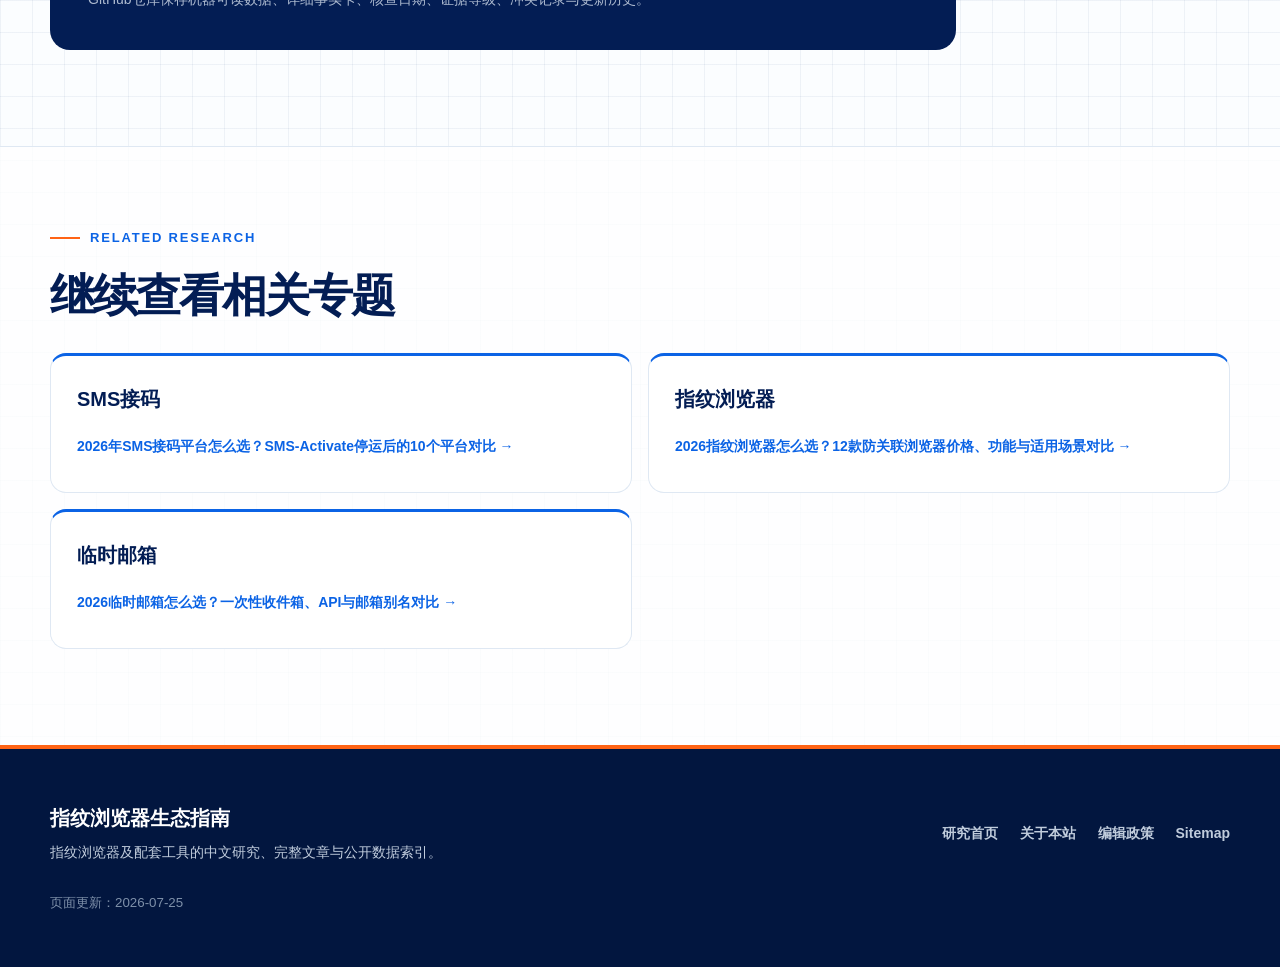
<file: virtual-credit-card-platforms/index.html>
<!doctype html>
<html lang="zh-CN">
<head>
  <meta charset="utf-8">
  <meta name="viewport" content="width=device-width, initial-scale=1">
  <title>2026虚拟信用卡平台怎么选？个人卡、企业费用卡与发卡API对比</title>
  <meta name="description" content="比较Privacy.com、Wise、Revolut、Airwallex、Stripe Issuing与Ramp，解释个人虚拟卡、企业费用卡和发卡API的地区、资格、费用和控制能力。">
  <meta name="robots" content="index,follow,max-image-preview:large">
  <meta name="author" content="指纹浏览器生态指南">
  <link rel="canonical" href="https://fingerprint-browser-guide.github.io/virtual-credit-card-platforms/">
  <link rel="icon" href="/assets/favicon.svg" type="image/svg+xml">
  <link rel="stylesheet" href="/styles.css">

  <meta property="og:type" content="article">
  <meta property="og:locale" content="zh_CN">
  <meta property="og:site_name" content="指纹浏览器生态指南">
  <meta property="og:title" content="2026虚拟信用卡平台怎么选？个人卡、企业费用卡与发卡API对比">
  <meta property="og:description" content="比较Privacy.com、Wise、Revolut、Airwallex、Stripe Issuing与Ramp，解释个人虚拟卡、企业费用卡和发卡API的地区、资格、费用和控制能力。">
  <meta property="og:url" content="https://fingerprint-browser-guide.github.io/virtual-credit-card-platforms/">
  <meta property="og:image" content="https://fingerprint-browser-guide.github.io/assets/virtual-credit-card-platforms/virtual-credit-card-platforms-guide-2026.webp">
  <meta property="og:image:width" content="1600">
  <meta property="og:image:height" content="900">
  <meta property="og:image:alt" content="2026虚拟信用卡平台怎么选？个人卡、企业费用卡与发卡API对比">
  <meta name="twitter:card" content="summary_large_image">
  <meta name="twitter:title" content="2026虚拟信用卡平台怎么选？个人卡、企业费用卡与发卡API对比">
  <meta name="twitter:description" content="比较Privacy.com、Wise、Revolut、Airwallex、Stripe Issuing与Ramp，解释个人虚拟卡、企业费用卡和发卡API的地区、资格、费用和控制能力。">
  <meta name="twitter:image" content="https://fingerprint-browser-guide.github.io/assets/virtual-credit-card-platforms/virtual-credit-card-platforms-guide-2026.webp">

  <script type="application/ld+json">
{
  "@context": "https://schema.org",
  "@type": "Article",
  "headline": "2026虚拟信用卡平台怎么选？个人卡、企业费用卡与发卡API对比",
  "description": "比较Privacy.com、Wise、Revolut、Airwallex、Stripe Issuing与Ramp，解释个人虚拟卡、企业费用卡和发卡API的地区、资格、费用和控制能力。",
  "image": {
    "@type": "ImageObject",
    "url": "https://fingerprint-browser-guide.github.io/assets/virtual-credit-card-platforms/virtual-credit-card-platforms-guide-2026.webp",
    "width": 1600,
    "height": 900
  },
  "datePublished": "2026-07-23",
  "dateModified": "2026-07-25",
  "inLanguage": "zh-CN",
  "author": {
    "@type": "Organization",
    "name": "指纹浏览器生态指南",
    "url": "https://fingerprint-browser-guide.github.io/about/"
  },
  "publisher": {
    "@type": "Organization",
    "name": "指纹浏览器生态指南",
    "url": "https://fingerprint-browser-guide.github.io/about/"
  },
  "mainEntityOfPage": "https://fingerprint-browser-guide.github.io/virtual-credit-card-platforms/",
  "isPartOf": {
    "@type": "CollectionPage",
    "name": "指纹浏览器生态指南",
    "url": "https://fingerprint-browser-guide.github.io/"
  },
  "about": [
    {
      "@type": "Thing",
      "name": "虚拟信用卡"
    },
    {
      "@type": "Thing",
      "name": "虚拟卡平台"
    },
    {
      "@type": "Thing",
      "name": "企业费用卡"
    },
    {
      "@type": "Thing",
      "name": "发卡API"
    }
  ],
  "citation": [
    "https://github.com/fingerprint-browser-guide/virtual-credit-card-platforms",
    "https://github.com/fingerprint-browser-guide/virtual-credit-card-platforms/blob/main/SOURCES.md",
    "https://github.com/fingerprint-browser-guide/virtual-credit-card-platforms/blob/main/METHODOLOGY.md"
  ]
}
  </script>
  <script type="application/ld+json">
{
  "@context": "https://schema.org",
  "@type": "BreadcrumbList",
  "itemListElement": [
    {
      "@type": "ListItem",
      "position": 1,
      "name": "研究首页",
      "item": "https://fingerprint-browser-guide.github.io/"
    },
    {
      "@type": "ListItem",
      "position": 2,
      "name": "虚拟信用卡",
      "item": "https://fingerprint-browser-guide.github.io/virtual-credit-card-platforms/"
    }
  ]
}
  </script>
</head>
<body>
  <a class="skip-link" href="#main">跳到主要内容</a>
  <header class="site-header">
    <nav class="nav shell" aria-label="主导航">
      <a class="brand" href="/" aria-label="指纹浏览器生态指南首页">
        <span class="brand-mark" aria-hidden="true"><span></span><span></span><span></span></span>
        <span>指纹浏览器生态指南</span>
      </a>
      <div class="nav-links">
        <a href="/#projects">当前研究</a>
        <a href="/editorial-policy/">编辑与证据</a>
        <a href="/about/">关于本站</a>
        <a href="https://github.com/fingerprint-browser-guide/virtual-credit-card-platforms">数据与证据</a>
      </div>
    </nav>
  </header>

  <main id="main">
    <article>
      <header class="article-hero">
        <div class="shell">
          <nav class="breadcrumb" aria-label="面包屑">
            <a href="/">研究首页</a><span>/</span><span aria-current="page">虚拟信用卡</span>
          </nav>
          <p class="eyebrow"><span></span>虚拟信用卡 · 完整中文专题</p>
          <h1>2026虚拟信用卡平台怎么选？<br><em>个人卡、企业费用卡与发卡API</em></h1>
          <p class="article-lead">虚拟信用卡不是单一产品类别。个人消费虚拟卡、企业费用管理卡和平台发卡API面对不同用户、准入资格、费用结构和合规责任。</p>
          <div class="article-meta">
            <span>公开资料核查：2026-07-23</span>
            <span>3类产品 · 6个代表性平台</span>
            <span>统一横向实测：尚未进行</span>
          </div>
          <p class="article-byline">编辑与维护：<a href="/about/">指纹浏览器生态指南</a> · <a href="/editorial-policy/">查看内容如何制作、核查与更正</a></p>
          <div class="hero-actions">
            <a class="button button-primary" href="#article-body">阅读完整文章</a>
            <a class="button button-secondary" href="https://github.com/fingerprint-browser-guide/virtual-credit-card-platforms">打开数据与证据</a>
          </div>
        </div>
      </header>

      <div class="shell article-shell">
        <figure class="article-cover">
          <img src="/assets/virtual-credit-card-platforms/virtual-credit-card-platforms-guide-2026.webp" width="1600" height="900" alt="2026虚拟信用卡平台怎么选？个人卡、企业费用卡与发卡API对比">
          <figcaption>本页是面向读者与搜索入口的完整文章；来源台账、结构化数据和版本记录保存在对应GitHub仓库。</figcaption>
        </figure>

        <div class="article-layout">
          <div class="article-content long-form-content" id="article-body">
            <section class="answer-card" id="quick-answer">
              <p class="answer-label">直接回答</p>
              <h2>2026虚拟信用卡平台怎么选？</h2>
              <p>选择虚拟信用卡前，先确认申请主体是个人、企业还是需要发卡API的平台，然后核对申请国家、企业资格、卡片类型、费用、退款和商户限制。任何公开对比都不能保证开户、授信或交易通过，也不应被用于规避KYC或地区规则。</p>
              <dl class="claim-meta">
                <div><dt>证据范围</dt><dd>官网、帮助中心、价格页、开发文档、政策或公开代码仓库</dd></div>
                <div><dt>结论性质</dt><dd>公开资料核查与编辑分析；未标注 tested 的内容不是统一实测</dd></div>
                <div><dt>核查日期</dt><dd>2026-07-23</dd></div>
              </dl>
              
            </section>
<blockquote>
<p><strong>资料状态（2026-07-23）：已完成首版官方资料对比；尚未进行统一条件实测。</strong><br>地区、身份/企业资格、发卡机构和商户规则会影响可用性。本文不是开户、授信或交易通过承诺。</p>
</blockquote>
<p>“虚拟信用卡平台”实际上混合了三类产品：个人消费虚拟卡、企业费用管理卡和供软件平台发卡的 API。Privacy.com、Wise、Revolut、Airwallex、Stripe Issuing 与 Ramp 不应只按“能否生成卡号”放进一个排行榜。</p>
<p>本指南先帮助你判断自己属于哪类用户，再比较准入地区、卡片类型、费用、控制能力和官方证据。</p>
<h2 id="一分钟结论">一分钟结论</h2>
<ul>
<li>个人用户先看所在国家和账户资格。Privacy.com、Wise 与 Revolut 的产品范围和可用地区不同，不能因为看到截图就假定自己能申请。</li>
<li>企业采购先区分“费用管理”与“发卡基础设施”。Ramp 偏企业支出管理；Airwallex 与 Stripe Issuing 可提供更面向平台/企业的发卡能力。</li>
<li>一次性卡、可重复虚拟卡、员工费用卡和 API 创建的卡不是同一种产品。</li>
<li>“成功开卡”不等于“所有商户都能支付”。商户类别、3DS、余额、账单地址、跨境和风控都会影响交易。</li>
<li>本版只整理官方公开资料，不比较交易通过率，也不提供规避 KYC、商户风控或地区限制的方法。</li>
</ul>
<h2 id="先判断产品类型">先判断产品类型</h2>
<div class="table-wrap"><table>
<thead>
<tr>
<th>类型</th>
<th>典型用户</th>
<th>核心能力</th>
<th>必查条件</th>
</tr>
</thead>
<tbody><tr>
<td>个人虚拟卡</td>
<td>消费者、订阅管理</td>
<td>虚拟卡号、限额、一次性/可重复使用</td>
<td>支持国家、身份核验、资金来源、费用</td>
</tr>
<tr>
<td>企业费用卡</td>
<td>公司财务和员工</td>
<td>员工卡、预算、审批、对账和策略</td>
<td>企业注册地、规模资格、管理员与会计集成</td>
</tr>
<tr>
<td>发卡 API</td>
<td>软件平台、金融科技企业</td>
<td>通过 API 创建和控制虚拟/实体卡</td>
<td>业务审核、支持地区、合规责任、集成成本</td>
</tr>
</tbody></table></div>
<h2 id="核心平台对比">核心平台对比</h2>
<div class="table-wrap"><table>
<thead>
<tr>
<th>平台</th>
<th>主要类型</th>
<th>目标用户</th>
<th>公开能力</th>
<th>关键限制</th>
<th>核查</th>
</tr>
</thead>
<tbody><tr>
<td>Privacy.com</td>
<td>个人虚拟卡</td>
<td>符合资格的美国用户</td>
<td>商户锁定/一次性等虚拟卡能力依计划</td>
<td>美国资格、计划与账户规则</td>
<td><a href="https://privacy.com/pricing">个人计划</a></td>
</tr>
<tr>
<td>Wise</td>
<td>数字卡/企业卡</td>
<td>Wise 个人或企业账户用户</td>
<td>数字卡能力因国家和账户类型而异</td>
<td>地区、账户和卡片可用性</td>
<td><a href="https://wise.com/help/articles/2970190/getting-started-with-your-wise-digital-card">数字卡帮助</a></td>
</tr>
<tr>
<td>Revolut</td>
<td>虚拟卡/一次性虚拟卡</td>
<td>支持地区的个人与企业用户</td>
<td>虚拟和一次性卡规则依计划与地区</td>
<td>商户类型、计划、地区</td>
<td><a href="https://help.revolut.com/help/cards/card-security/what-are-disposable-virtual-cards/">一次性虚拟卡</a></td>
</tr>
<tr>
<td>Airwallex</td>
<td>企业卡与发卡 API</td>
<td>跨境企业、平台</td>
<td>企业发卡、卡片控制与 API</td>
<td>企业资格、支持地区、产品审核</td>
<td><a href="https://www.airwallex.com/docs/issuing__overview">Issuing 文档</a></td>
</tr>
<tr>
<td>Stripe Issuing</td>
<td>发卡 API</td>
<td>合格的平台和企业</td>
<td>API 创建、管理虚拟/实体卡</td>
<td>可用国家、业务审核、费用</td>
<td><a href="https://docs.stripe.com/issuing">官方文档</a></td>
</tr>
<tr>
<td>Ramp</td>
<td>企业费用卡</td>
<td>符合资格的美国/加拿大企业</td>
<td>虚拟卡、预算和支出管理</td>
<td>企业注册与资格要求</td>
<td><a href="https://ramp.com/virtual-card">虚拟卡</a></td>
</tr>
</tbody></table></div>
<h2 id="六个平台分别怎么看">六个平台分别怎么看</h2>
<h3 id="privacy-com">Privacy.com</h3>
<p>产品定位清晰：为符合资格的个人用户创建受控制的虚拟卡。比较时要以当前个人计划、卡片数量、使用规则和资格要求为准。它不是面向全球用户的通用发卡 API。</p>
<h3 id="wise">Wise</h3>
<p>数字卡依附于 Wise 账户与卡片服务，可用性由国家和账户类型决定。适合已经合规使用 Wise、希望减少实体卡信息暴露的用户；不要把某个地区帮助页面外推到所有国家。</p>
<h3 id="revolut">Revolut</h3>
<p>虚拟卡和一次性虚拟卡是不同能力，后者还有不适用的交易类型。订阅、押金、线下终端或需要后续扣款的场景，要先看官方限制。</p>
<h3 id="airwallex">Airwallex</h3>
<p>偏向企业和平台级能力，除了卡片本身，还需要评估账户、资金、审批、API、区域覆盖和合规审核。适合有正式企业流程与集成需求的团队。</p>
<h3 id="stripe-issuing">Stripe Issuing</h3>
<p>是面向开发者和平台的发卡基础设施，不等于普通消费者“注册即开卡”。评估重点应是支持地区、业务模型审批、API 生命周期、授权控制、争议和总体费用。</p>
<h3 id="ramp">Ramp</h3>
<p>虚拟卡是企业费用管理体系的一部分，价值在预算、员工卡、审批和对账，而不只是生成卡号。先确认企业注册地和资格，再比较工作流。</p>
<h2 id="怎么选">怎么选</h2>
<ol>
<li>确认主体：个人、普通企业还是需要嵌入发卡的平台。</li>
<li>确认地区：申请人/企业注册地、资金来源、卡片发行地和使用地。</li>
<li>列出卡型：一次性、商户锁定、可重复使用、员工卡或 API 卡。</li>
<li>计算完整费用：计划费、开卡、跨境/换汇、拒付、争议、退款和闲置等。</li>
<li>核对交易要求：3DS、订阅、押金、退款路径、商户类别和账单地址。</li>
<li>只用本人或获授权企业做合规验证，并对卡号、身份和交易记录脱敏。</li>
</ol>
<h2 id="常见误区">常见误区</h2>
<ul>
<li><strong>把借记/预付/费用卡都称为信用卡。</strong> 资金与授信结构应以发卡条款为准。</li>
<li><strong>忽略地区限制。</strong> 官网能访问不代表所在国家可开通。</li>
<li><strong>把一次性卡用于订阅或押金。</strong> 后续扣款和退款可能需要原卡持续有效。</li>
<li><strong>只比较开卡费。</strong> 换汇、跨境、计划、争议和运营成本可能更重要。</li>
<li><strong>声称“高通过率”。</strong> 交易授权由多方共同决定，缺少统一实测不能下结论。</li>
</ul>
<h2 id="常见问题">常见问题</h2>
<h3 id="哪个平台最适合个人用户">哪个平台最适合个人用户？</h3>
<p>先按所在国家筛选，再比较账户要求和卡片规则。Privacy.com、Wise、Revolut 的可用地区和产品结构不同，没有全球统一答案。</p>
<h3 id="企业费用卡和发卡-api-有什么区别">企业费用卡和发卡 API 有什么区别？</h3>
<p>费用卡主要供企业管理员工支出；发卡 API 让平台在自身产品中创建和控制卡片，但带来更多技术与合规责任。</p>
<h3 id="虚拟卡能提高支付成功率吗">虚拟卡能提高支付成功率吗？</h3>
<p>不能这样承诺。虚拟卡主要改变卡片形态和控制方式，不会消除余额、商户、地区、身份和风控条件。</p>
<h2 id="数据与证据">数据与证据</h2>
<ul>
<li><a href="https://github.com/fingerprint-browser-guide/virtual-credit-card-platforms/blob/main/data/virtual-credit-card.csv">结构化产品数据</a></li>
<li><a href="https://github.com/fingerprint-browser-guide/virtual-credit-card-platforms/blob/main/data/comparison-dimensions.csv">比较维度</a></li>
<li><a href="https://github.com/fingerprint-browser-guide/virtual-credit-card-platforms/blob/main/docs/product-facts.md">产品事实卡</a></li>
<li><a href="https://github.com/fingerprint-browser-guide/virtual-credit-card-platforms/blob/main/docs/selection-and-test-guide.md">选择与核验指南</a></li>
<li><a href="https://github.com/fingerprint-browser-guide/virtual-credit-card-platforms/blob/main/METHODOLOGY.md">研究方法</a></li>
<li><a href="https://github.com/fingerprint-browser-guide/virtual-credit-card-platforms/blob/main/SOURCES.md">来源台账</a></li>
</ul>
<h2 id="贡献与声明">贡献与声明</h2>
<p>欢迎提交官方政策变化，格式见 <a href="https://github.com/fingerprint-browser-guide/virtual-credit-card-platforms/blob/main/CONTRIBUTING.md">CONTRIBUTING.md</a>。本仓库不接受绕过 KYC、盗刷、套现、虚假账单地址或规避商户风控的内容。详见 <a href="https://github.com/fingerprint-browser-guide/virtual-credit-card-platforms/blob/main/DISCLAIMER.md">DISCLAIMER.md</a>。</p>
<h2 id="公开事实卡与资格边界">公开事实卡与资格边界</h2>
<div class="table-wrap"><table>
<thead>
<tr>
<th>平台</th>
<th>已确认的产品定位</th>
<th>尚不能确认或外推</th>
</tr>
</thead>
<tbody><tr>
<td>Privacy.com</td>
<td>面向符合资格个人的虚拟卡与计划</td>
<td>全球可申请、所有商户可用</td>
</tr>
<tr>
<td>Wise</td>
<td>数字卡与 Wise 账户/地区资格相关</td>
<td>每个国家能力相同</td>
</tr>
<tr>
<td>Revolut</td>
<td>提供虚拟卡与一次性虚拟卡说明</td>
<td>一次性卡适合所有交易</td>
</tr>
<tr>
<td>Airwallex</td>
<td>企业发卡和 API 能力</td>
<td>无审核即可开通</td>
</tr>
<tr>
<td>Stripe Issuing</td>
<td>平台/企业发卡 API</td>
<td>普通消费者可直接申请</td>
</tr>
<tr>
<td>Ramp</td>
<td>企业费用管理中的虚拟卡</td>
<td>所有国家企业均符合资格</td>
</tr>
</tbody></table></div>
<p>交易结果、授信和具体费用需要在同一地区、主体与账户条件下核验。</p>
<h2 id="选择与合规核验指南">选择与合规核验指南</h2>
<h2 id="初筛">初筛</h2>
<p>先记录申请主体、注册地、预计卡数、币种、月交易额、订阅/押金/一次性采购比例和会计流程。只保留官方明确支持该主体与地区的候选。</p>
<h2 id="核验">核验</h2>
<ol>
<li>阅读官方资格、费用、卡片和禁止用途条款。</li>
<li>个人或企业必须使用真实、获授权的信息完成审核。</li>
<li>用低风险、可退款的合法交易检查账单、3DS、退款和会计记录。</li>
<li>对比总成本而非单次开卡费。</li>
<li>不公开卡号、身份文件、交易凭证或账户安全信息。</li>
</ol>
<p>“开卡成功”和“交易通过”只能描述该账户、商户和日期，不能写成平台普遍成功率。</p>

            <section class="editorial-note" aria-labelledby="editorial-note-title">
              <p class="section-kicker">Who · How · Why</p>
              <h2 id="editorial-note-title">这篇内容是怎样制作的？</h2>
              <p>本页由“指纹浏览器生态指南”维护，目标是把分散的产品页面整理成可核查的中文比较。自动化工具可以辅助结构整理、格式检查和链接审计，但产品事实必须能够追溯到公开来源；没有测试环境、版本、步骤和原始结果时，不使用“独立实测”标签。</p>
              <p><a href="/editorial-policy/">查看编辑政策、证据等级和更正流程</a> · <a href="/about/">了解本站范围与维护方式</a></p>
            </section>
            <section class="source-cta">
              <div>
                <p class="section-kicker">完整证据库</p>
                <h2>查看结构化数据、来源账本和版本变化</h2>
                <p>GitHub仓库保存机器可读数据、详细事实卡、核查日期、证据等级、冲突记录与更新历史。</p>
              </div>
              <a class="button button-light" href="https://github.com/fingerprint-browser-guide/virtual-credit-card-platforms">进入GitHub证据库</a>
            </section>
          </div>

          <aside class="article-aside" aria-label="页面导航">
            <strong>本页内容</strong>
            <a href="#一分钟结论">一分钟结论</a>
            <a href="#先判断产品类型">先判断产品类型</a>
            <a href="#核心平台对比">核心平台对比</a>
            <a href="#六个平台分别怎么看">六个平台分别怎么看</a>
            <a href="#怎么选">怎么选</a>
            <a href="#常见误区">常见误区</a>
            <a href="#常见问题">常见问题</a>
            <a href="#数据与证据">数据与证据</a>
            <a href="#贡献与声明">贡献与声明</a>
            <a href="#公开事实卡与资格边界">公开事实卡与资格边界</a>
            <a href="#选择与合规核验指南">选择与合规核验指南</a>
            <a href="#初筛">初筛</a>
            <a href="#核验">核验</a>
            <a href="https://github.com/fingerprint-browser-guide/virtual-credit-card-platforms">完整证据库 ↗</a>
          </aside>
        </div>
      </div>
    </article>

    <section class="related">
      <div class="shell">
        <p class="eyebrow"><span></span>Related research</p>
        <h2>继续查看相关专题</h2>
        <div class="related-grid">
          <a href="/sms-verification-platforms/"><b>SMS接码</b><span>2026年SMS接码平台怎么选？SMS-Activate停运后的10个平台对比 →</span></a>
          <a href="/fingerprint-browser/"><b>指纹浏览器</b><span>2026指纹浏览器怎么选？12款防关联浏览器价格、功能与适用场景对比 →</span></a>
          <a href="/temporary-email-services/"><b>临时邮箱</b><span>2026临时邮箱怎么选？一次性收件箱、API与邮箱别名对比 →</span></a>
        </div>
      </div>
    </section>
  </main>

  <footer class="site-footer">
    <div class="shell footer-inner">
      <div><strong>指纹浏览器生态指南</strong><p>指纹浏览器及配套工具的中文研究、完整文章与公开数据索引。</p></div>
      <div class="footer-links"><a href="/">研究首页</a><a href="/about/">关于本站</a><a href="/editorial-policy/">编辑政策</a><a href="/sitemap.xml">Sitemap</a></div>
      <small>页面更新：2026-07-25</small>
    </div>
  </footer>
</body>
</html>
</file>
<file: styles.css>
:root {
  --navy: #031d54;
  --navy-2: #092b68;
  --blue: #0b63e5;
  --orange: #ff6315;
  --ink: #14233d;
  --slate: #536985;
  --muted: #72839a;
  --line: #dfe8f3;
  --grid: rgba(8, 52, 114, .055);
  --pale: #edf4ff;
  --paper: #fbfdff;
  --white: #fff;
  --shadow: 0 24px 70px rgba(4, 31, 79, .09);
  --radius: 24px;
  --shell: 1180px;
}

* { box-sizing: border-box; }

html {
  scroll-behavior: smooth;
  background: var(--paper);
}

body {
  margin: 0;
  color: var(--ink);
  background:
    linear-gradient(var(--grid) 1px, transparent 1px),
    linear-gradient(90deg, var(--grid) 1px, transparent 1px),
    var(--paper);
  background-size: 32px 32px;
  font-family: -apple-system, BlinkMacSystemFont, "Segoe UI", "Noto Sans SC",
    "PingFang SC", "Microsoft YaHei", Arial, sans-serif;
  font-size: 16px;
  line-height: 1.72;
  -webkit-font-smoothing: antialiased;
}

a { color: inherit; text-decoration: none; }
a:focus-visible, button:focus-visible {
  outline: 3px solid rgba(11, 99, 229, .35);
  outline-offset: 4px;
}

.skip-link {
  position: fixed;
  left: 16px;
  top: -80px;
  z-index: 100;
  padding: 10px 16px;
  color: var(--white);
  background: var(--navy);
  border-radius: 8px;
}
.skip-link:focus { top: 16px; }

.shell {
  width: min(var(--shell), calc(100% - 48px));
  margin: 0 auto;
}

.site-header {
  position: sticky;
  top: 0;
  z-index: 50;
  background: rgba(251, 253, 255, .88);
  border-bottom: 1px solid rgba(3, 29, 84, .08);
  backdrop-filter: blur(16px);
}

.nav {
  display: flex;
  align-items: center;
  justify-content: space-between;
  min-height: 72px;
}

.brand {
  display: inline-flex;
  align-items: center;
  gap: 12px;
  color: var(--navy);
  font-size: 18px;
  font-weight: 800;
  letter-spacing: -.02em;
}

.brand-mark {
  position: relative;
  display: grid;
  place-items: center;
  width: 36px;
  height: 36px;
  border: 2px solid var(--navy);
  border-radius: 10px;
}
.brand-mark span {
  position: absolute;
  width: 6px;
  height: 6px;
  background: var(--blue);
  border-radius: 50%;
}
.brand-mark span:nth-child(1) { left: 7px; top: 8px; }
.brand-mark span:nth-child(2) { right: 7px; top: 8px; }
.brand-mark span:nth-child(3) { bottom: 7px; }
.brand-mark::before, .brand-mark::after {
  content: "";
  position: absolute;
  top: 13px;
  width: 13px;
  height: 2px;
  background: var(--blue);
}
.brand-mark::before { left: 9px; transform: rotate(55deg); }
.brand-mark::after { right: 9px; transform: rotate(-55deg); }

.nav-links {
  display: flex;
  align-items: center;
  gap: 28px;
  color: #41536d;
  font-size: 14px;
  font-weight: 650;
}
.nav-links a { transition: color .2s ease; }
.nav-links a:hover { color: var(--blue); }

.hero {
  position: relative;
  overflow: hidden;
  padding: 104px 0 92px;
  border-bottom: 1px solid var(--line);
}
.hero::before {
  content: "";
  position: absolute;
  width: 620px;
  height: 620px;
  right: -250px;
  top: -300px;
  border: 1px solid rgba(11, 99, 229, .12);
  border-radius: 50%;
  box-shadow:
    0 0 0 70px rgba(11, 99, 229, .025),
    0 0 0 140px rgba(11, 99, 229, .02);
}

.hero-grid {
  display: grid;
  grid-template-columns: 1.05fr .95fr;
  gap: 82px;
  align-items: center;
}

.eyebrow {
  display: flex;
  align-items: center;
  gap: 10px;
  margin: 0 0 20px;
  color: var(--blue);
  font-size: 13px;
  font-weight: 800;
  letter-spacing: .14em;
  text-transform: uppercase;
}
.eyebrow span {
  width: 30px;
  height: 2px;
  background: var(--orange);
}

h1, h2, h3, p { margin-top: 0; }
h1, h2, h3 {
  color: var(--navy);
  line-height: 1.16;
  letter-spacing: -.045em;
}

h1 {
  margin-bottom: 30px;
  font-size: clamp(48px, 5.3vw, 76px);
  font-weight: 900;
}
h1 em {
  color: var(--blue);
  font-style: normal;
}

.hero-intro {
  max-width: 640px;
  margin-bottom: 36px;
  color: var(--slate);
  font-size: 18px;
}

.hero-actions {
  display: flex;
  flex-wrap: wrap;
  gap: 14px;
}

.topic-quicklinks {
  display: flex;
  flex-wrap: wrap;
  align-items: center;
  gap: 9px;
  margin-top: 22px;
  color: var(--slate);
  font-size: 13px;
  font-weight: 700;
}
.topic-quicklinks > span {
  color: var(--muted);
  font-weight: 650;
}
.topic-quicklinks a {
  display: inline-flex;
  align-items: center;
  min-height: 34px;
  padding: 5px 11px;
  color: var(--navy);
  background: rgba(255, 255, 255, .78);
  border: 1px solid var(--line);
  border-radius: 9px;
  transition: color .2s ease, border-color .2s ease, transform .2s ease;
}
.topic-quicklinks a:hover {
  color: var(--blue);
  border-color: rgba(11, 99, 229, .35);
  transform: translateY(-1px);
}

.button {
  display: inline-flex;
  align-items: center;
  justify-content: center;
  min-height: 50px;
  padding: 0 24px;
  border: 2px solid transparent;
  border-radius: 12px;
  font-weight: 800;
  transition: transform .2s ease, box-shadow .2s ease, background .2s ease;
}
.button:hover { transform: translateY(-2px); }
.button-primary {
  color: var(--white);
  background: var(--navy);
  box-shadow: 0 12px 30px rgba(3, 29, 84, .18);
}
.button-primary:hover { background: var(--blue); }
.button-secondary {
  color: var(--navy);
  background: rgba(255, 255, 255, .72);
  border-color: var(--line);
}
.button-secondary:hover { border-color: rgba(11, 99, 229, .35); }

.metrics {
  display: flex;
  gap: 42px;
  margin: 50px 0 0;
}
.metrics div { display: grid; gap: 0; }
.metrics dt {
  color: var(--navy);
  font-size: 26px;
  font-weight: 900;
  line-height: 1.2;
}
.metrics dd {
  margin: 4px 0 0;
  color: var(--muted);
  font-size: 13px;
  font-weight: 650;
}

.hero-visual {
  position: relative;
  min-height: 500px;
  isolation: isolate;
}
.orbit {
  position: absolute;
  left: 50%;
  top: 50%;
  border: 1px dashed rgba(11, 99, 229, .35);
  border-radius: 50%;
  transform: translate(-50%, -50%);
}
.orbit-one { width: 420px; height: 420px; }
.orbit-two { width: 320px; height: 320px; border-style: solid; opacity: .55; }

.visual-card, .satellite {
  position: absolute;
  z-index: 2;
  background: rgba(255, 255, 255, .96);
  border: 2px solid var(--navy);
  box-shadow: var(--shadow);
}
.visual-main {
  left: 50%;
  top: 50%;
  display: grid;
  place-items: center;
  width: 250px;
  height: 292px;
  padding-top: 38px;
  border-radius: 18px;
  transform: translate(-50%, -50%);
}
.visual-main strong {
  margin-top: -24px;
  color: var(--navy);
  font-size: 17px;
}
.browser-bar {
  position: absolute;
  left: -2px;
  right: -2px;
  top: -2px;
  display: flex;
  gap: 7px;
  align-items: center;
  height: 42px;
  padding-left: 16px;
  background: var(--navy);
  border-radius: 16px 16px 0 0;
}
.browser-bar i {
  width: 9px;
  height: 9px;
  background: var(--orange);
  border-radius: 50%;
}
.browser-bar i:nth-child(2) { background: #ffbd1a; }
.browser-bar i:nth-child(3) { background: #67bb38; }

.fingerprint {
  position: relative;
  width: 126px;
  height: 150px;
}
.fp {
  position: absolute;
  left: 50%;
  bottom: 8px;
  border: 4px solid var(--blue);
  border-bottom-color: transparent;
  border-radius: 50% 50% 46% 46%;
  transform: translateX(-50%);
}
.fp-1 { width: 118px; height: 142px; }
.fp-2 { width: 94px; height: 122px; }
.fp-3 { width: 70px; height: 100px; }
.fp-4 { width: 47px; height: 78px; }
.fp-5 { width: 24px; height: 56px; }

.satellite {
  display: flex;
  align-items: center;
  gap: 9px;
  min-width: 140px;
  padding: 13px 16px;
  border-width: 1.5px;
  border-color: rgba(3, 29, 84, .55);
  border-radius: 12px;
  color: var(--navy);
  font-size: 13px;
  font-weight: 750;
}
.satellite b { color: var(--orange); font-size: 12px; }
.sat-one { left: 0; top: 72px; }
.sat-two { right: -10px; top: 108px; }
.sat-three { right: 24px; bottom: 55px; }
.node {
  position: absolute;
  z-index: 3;
  width: 12px;
  height: 12px;
  background: var(--orange);
  border: 3px solid var(--white);
  border-radius: 50%;
  box-shadow: 0 0 0 2px var(--blue);
}
.node-one { left: 74px; top: 218px; }
.node-two { right: 70px; top: 250px; }
.node-three { left: 49%; bottom: 30px; }

.section { padding: 104px 0; }

.section-heading {
  display: flex;
  align-items: end;
  justify-content: space-between;
  gap: 40px;
  margin-bottom: 48px;
}
.section-heading h2, .method h2, .closing h2 {
  margin-bottom: 0;
  font-size: clamp(36px, 4vw, 54px);
  font-weight: 900;
}
.section-heading > p {
  max-width: 470px;
  margin-bottom: 7px;
  color: var(--slate);
}

.projects {
  background: rgba(255, 255, 255, .78);
}
.project-grid {
  display: grid;
  grid-template-columns: repeat(3, 1fr);
  gap: 22px;
}
.project-card {
  position: relative;
  display: flex;
  flex-direction: column;
  min-height: 440px;
  padding: 30px;
  overflow: hidden;
  background: var(--white);
  border: 1px solid var(--line);
  border-top: 4px solid var(--blue);
  border-radius: var(--radius);
  box-shadow: 0 15px 46px rgba(6, 36, 82, .07);
  transition: transform .25s ease, box-shadow .25s ease;
}
.project-card:hover {
  transform: translateY(-6px);
  box-shadow: 0 24px 60px rgba(6, 36, 82, .12);
}
.project-card::after {
  content: "";
  position: absolute;
  right: -45px;
  top: -45px;
  width: 120px;
  height: 120px;
  background: var(--pale);
  border-radius: 50%;
}
.project-card.featured { border-top-color: var(--orange); }
.card-topline {
  position: relative;
  z-index: 1;
  display: flex;
  justify-content: space-between;
  align-items: center;
  margin-bottom: 28px;
  color: var(--blue);
  font-size: 13px;
  font-weight: 800;
}
.card-topline b {
  padding: 5px 10px;
  color: var(--navy);
  background: var(--pale);
  border-radius: 99px;
  font-size: 12px;
}
.project-card h3 {
  position: relative;
  z-index: 1;
  margin-bottom: 18px;
  font-size: 27px;
  font-weight: 900;
}
.project-card h3 a:hover { color: var(--blue); }
.project-card p {
  color: var(--slate);
  font-size: 15px;
}
.tag-list {
  display: flex;
  flex-wrap: wrap;
  gap: 7px;
  margin: 10px 0 28px;
  padding: 0;
  list-style: none;
}
.tag-list li {
  padding: 5px 9px;
  color: #526682;
  background: #f3f7fc;
  border: 1px solid #e3ebf5;
  border-radius: 7px;
  font-size: 12px;
  font-weight: 650;
}
.text-link {
  display: inline-flex;
  align-items: center;
  gap: 7px;
  margin-top: auto;
  color: var(--blue);
  font-size: 14px;
  font-weight: 850;
}
.text-link span { transition: transform .2s ease; }
.text-link:hover span { transform: translateX(5px); }

.method {
  position: relative;
  overflow: hidden;
  color: rgba(255, 255, 255, .82);
  background: var(--navy);
}
.method::after {
  content: "";
  position: absolute;
  right: -180px;
  bottom: -280px;
  width: 620px;
  height: 620px;
  border: 1px solid rgba(255, 255, 255, .08);
  border-radius: 50%;
  box-shadow: 0 0 0 70px rgba(255, 255, 255, .025);
}
.method-grid {
  position: relative;
  z-index: 1;
  display: grid;
  grid-template-columns: .8fr 1.2fr;
  gap: 90px;
  align-items: center;
}
.eyebrow.light { color: #9cc3ff; }
.method h2 { color: var(--white); margin-bottom: 24px; }
.method-copy > p:not(.eyebrow) { margin-bottom: 32px; }
.button-light {
  color: var(--navy);
  background: var(--white);
}
.method-steps {
  display: grid;
  gap: 4px;
  margin: 0;
  padding: 0;
  list-style: none;
}
.method-steps li {
  display: grid;
  grid-template-columns: 58px 1fr;
  gap: 20px;
  padding: 23px 0;
  border-bottom: 1px solid rgba(255, 255, 255, .12);
}
.method-steps b {
  color: var(--orange);
  font-size: 15px;
  letter-spacing: .08em;
}
.method-steps h3 {
  margin-bottom: 7px;
  color: var(--white);
  font-size: 20px;
}
.method-steps p { margin: 0; color: #aebbd0; font-size: 14px; }

.scope-grid {
  display: grid;
  grid-template-columns: repeat(3, 1fr);
  border-top: 1px solid var(--line);
  border-left: 1px solid var(--line);
}
.scope-grid > a {
  display: block;
  min-height: 220px;
  padding: 30px;
  color: inherit;
  background: rgba(255, 255, 255, .62);
  border-right: 1px solid var(--line);
  border-bottom: 1px solid var(--line);
  transition: transform .18s ease, background .18s ease, box-shadow .18s ease;
}
.scope-grid > a:hover,
.scope-grid > a:focus-visible {
  position: relative;
  z-index: 1;
  background: var(--white);
  box-shadow: 0 14px 34px rgba(4, 30, 66, .10);
  transform: translateY(-3px);
}
.scope-grid span {
  color: var(--orange);
  font-size: 12px;
  font-weight: 900;
  letter-spacing: .1em;
}
.scope-grid h3 { margin: 22px 0 12px; font-size: 22px; }
.scope-grid p { margin: 0; color: var(--slate); font-size: 14px; }

.closing { padding: 30px 0 100px; }
.closing-inner {
  display: flex;
  align-items: center;
  justify-content: space-between;
  gap: 40px;
  padding: 44px 52px;
  background: var(--white);
  border: 2px solid var(--navy);
  border-radius: var(--radius);
  box-shadow: var(--shadow);
}
.closing h2 { margin-bottom: 12px; font-size: clamp(30px, 3vw, 42px); }
.closing p:not(.eyebrow) { max-width: 720px; margin-bottom: 0; color: var(--slate); }

.site-footer {
  color: #c0ccdc;
  background: #02163f;
  border-top: 4px solid var(--orange);
}
.footer-inner {
  display: grid;
  grid-template-columns: 1fr auto;
  gap: 28px 60px;
  align-items: center;
  padding: 52px 0;
}
.footer-inner strong { color: var(--white); font-size: 20px; }
.footer-inner p { margin: 4px 0 0; font-size: 14px; }
.footer-links { display: flex; gap: 22px; font-size: 14px; font-weight: 700; }
.footer-links a:hover { color: var(--white); }
.footer-inner small { grid-column: 1 / -1; color: #7f91aa; }

/* Topic article pages */
.article-hero {
  position: relative;
  padding: 64px 0 76px;
  overflow: hidden;
  background:
    radial-gradient(circle at 88% 15%, rgba(11, 99, 229, .09), transparent 27%),
    rgba(255, 255, 255, .66);
  border-bottom: 1px solid var(--line);
}
.article-hero::after {
  content: "";
  position: absolute;
  right: -140px;
  bottom: -260px;
  width: 520px;
  height: 520px;
  border: 1px solid rgba(11, 99, 229, .12);
  border-radius: 50%;
  box-shadow: 0 0 0 65px rgba(11, 99, 229, .025);
}
.article-hero .shell { position: relative; z-index: 1; }
.article-hero h1 {
  max-width: 1050px;
  margin-bottom: 26px;
  font-size: clamp(44px, 5vw, 70px);
}
.article-lead {
  max-width: 850px;
  margin-bottom: 24px;
  color: var(--slate);
  font-size: 19px;
}
.breadcrumb {
  display: flex;
  flex-wrap: wrap;
  gap: 9px;
  margin-bottom: 34px;
  color: var(--muted);
  font-size: 13px;
  font-weight: 700;
}
.breadcrumb a:hover { color: var(--blue); }
.article-meta {
  display: flex;
  flex-wrap: wrap;
  gap: 8px 20px;
  margin-bottom: 32px;
  color: var(--muted);
  font-size: 13px;
  font-weight: 650;
}
.article-meta span:not(:last-child)::after {
  content: "·";
  margin-left: 20px;
  color: #a4b0c0;
}
.article-shell { padding-top: 54px; padding-bottom: 96px; }
.article-cover {
  margin: 0 0 62px;
  padding: 12px;
  background: var(--white);
  border: 1px solid var(--line);
  border-radius: var(--radius);
  box-shadow: var(--shadow);
}
.article-cover img {
  display: block;
  width: 100%;
  height: auto;
  border-radius: 15px;
}
.article-cover figcaption {
  padding: 12px 8px 2px;
  color: var(--muted);
  font-size: 13px;
  text-align: center;
}
.article-layout {
  display: grid;
  grid-template-columns: minmax(0, 1fr) 210px;
  gap: 64px;
  align-items: start;
}
.article-content { min-width: 0; }
.article-content h2 {
  margin-bottom: 20px;
  font-size: clamp(30px, 3.2vw, 43px);
  font-weight: 900;
}
.article-content h3 { font-size: 20px; }
.article-content p { color: var(--slate); }
.article-aside {
  position: sticky;
  top: 104px;
  display: grid;
  gap: 5px;
  padding: 22px;
  background: rgba(255, 255, 255, .82);
  border: 1px solid var(--line);
  border-radius: 16px;
  box-shadow: 0 12px 36px rgba(6, 36, 82, .06);
}
.article-aside strong {
  margin-bottom: 9px;
  color: var(--navy);
  font-size: 14px;
}
.article-aside a {
  padding: 7px 0;
  color: var(--slate);
  border-bottom: 1px solid #edf2f8;
  font-size: 13px;
  font-weight: 650;
}
.article-aside a:hover { color: var(--blue); }
.answer-card {
  margin-bottom: 66px;
  padding: 34px 38px;
  background: var(--navy);
  border-left: 6px solid var(--orange);
  border-radius: 18px;
  box-shadow: var(--shadow);
}
.answer-card h2 { color: var(--white); }
.answer-card p { margin-bottom: 0; color: #c6d3e6; }
.answer-label, .section-kicker {
  margin-bottom: 12px !important;
  color: var(--orange) !important;
  font-size: 12px;
  font-weight: 900;
  letter-spacing: .13em;
  text-transform: uppercase;
}
.content-section { margin-bottom: 76px; scroll-margin-top: 110px; }
.content-section > p:not(.section-kicker) { font-size: 17px; }
.content-note {
  margin-top: 18px !important;
  padding: 14px 17px;
  background: #f4f7fb;
  border-left: 3px solid var(--orange);
  border-radius: 6px;
  color: #62728a !important;
  font-size: 13px !important;
}
.table-wrap {
  width: 100%;
  overflow-x: auto;
  background: var(--white);
  border: 1px solid var(--line);
  border-radius: 16px;
  box-shadow: 0 12px 34px rgba(6, 36, 82, .055);
}
.table-wrap table {
  width: 100%;
  min-width: 720px;
  border-collapse: collapse;
  font-size: 14px;
  line-height: 1.55;
}
.table-wrap th {
  padding: 15px 17px;
  color: var(--white);
  background: var(--navy);
  text-align: left;
  white-space: nowrap;
}
.table-wrap td {
  padding: 15px 17px;
  color: #445a76;
  border-bottom: 1px solid #e9eff6;
  vertical-align: top;
}
.table-wrap tr:last-child td { border-bottom: 0; }
.table-wrap tbody tr:nth-child(even) { background: #f8fafd; }
.fact-grid {
  display: grid;
  grid-template-columns: repeat(2, 1fr);
  gap: 16px;
}
.fact-card {
  min-height: 210px;
  padding: 25px;
  background: var(--white);
  border: 1px solid var(--line);
  border-top: 3px solid var(--blue);
  border-radius: 16px;
}
.fact-card.accent { border-top-color: var(--orange); }
.fact-card > span {
  color: var(--orange);
  font-size: 12px;
  font-weight: 900;
}
.fact-card h3 { margin: 22px 0 10px; }
.fact-card p { margin: 0; font-size: 14px; }
.number-steps {
  display: grid;
  gap: 0;
  margin: 0;
  padding: 0;
  list-style: none;
  border-top: 1px solid var(--line);
}
.number-steps li {
  display: grid;
  grid-template-columns: 62px 1fr;
  gap: 20px;
  padding: 24px 0;
  border-bottom: 1px solid var(--line);
}
.number-steps b {
  color: var(--orange);
  font-size: 14px;
  letter-spacing: .08em;
}
.number-steps h3 { margin-bottom: 7px; }
.number-steps p { margin: 0; font-size: 14px; }
.boundary-card {
  margin-bottom: 76px;
  padding: 34px;
  background: #eef4fc;
  border: 1px solid #d3dfed;
  border-radius: 18px;
}
.boundary-grid {
  display: grid;
  grid-template-columns: 1fr 1fr;
  gap: 16px;
}
.boundary-grid > div {
  padding: 22px;
  background: rgba(255, 255, 255, .72);
  border-radius: 12px;
}
.boundary-grid h3 { margin-bottom: 9px; }
.boundary-grid p { margin: 0; font-size: 14px; }
.layer-list {
  display: grid;
  grid-template-columns: repeat(2, 1fr);
  border-top: 1px solid var(--line);
  border-left: 1px solid var(--line);
}
.layer-list > div {
  display: grid;
  grid-template-columns: 40px 1fr;
  gap: 12px;
  padding: 22px;
  background: rgba(255, 255, 255, .72);
  border-right: 1px solid var(--line);
  border-bottom: 1px solid var(--line);
}
.layer-list b { color: var(--orange); font-size: 12px; }
.layer-list span { color: var(--slate); font-size: 14px; }
.layer-list strong { display: block; margin-bottom: 5px; color: var(--navy); font-size: 16px; }
.platform-grid {
  display: grid;
  grid-template-columns: repeat(2, 1fr);
  gap: 12px;
}
.platform-grid section {
  padding: 22px;
  background: var(--white);
  border: 1px solid var(--line);
  border-radius: 14px;
}
.platform-grid b { display: block; margin-bottom: 9px; color: var(--navy); font-size: 17px; }
.platform-grid p { margin: 0; font-size: 13px; }
.evidence-scale {
  display: grid;
  gap: 8px;
  margin-top: 24px;
}
.evidence-scale div {
  display: grid;
  grid-template-columns: 42px 1fr;
  align-items: center;
  gap: 12px;
  padding: 12px 16px;
  background: var(--white);
  border: 1px solid var(--line);
  border-radius: 10px;
}
.evidence-scale b {
  display: grid;
  place-items: center;
  width: 31px;
  height: 31px;
  color: var(--white);
  background: var(--navy);
  border-radius: 50%;
}
.evidence-scale span { color: var(--slate); font-size: 14px; }
.source-cta {
  display: flex;
  align-items: center;
  justify-content: space-between;
  gap: 32px;
  margin-top: 76px;
  padding: 38px;
  color: #c9d5e5;
  background: var(--navy);
  border-radius: 20px;
}
.source-cta h2 {
  max-width: 640px;
  color: var(--white);
  font-size: 31px;
}
.source-cta p:not(.section-kicker) { max-width: 680px; margin-bottom: 0; color: #aebbd0; font-size: 14px; }
.source-cta .button { flex: 0 0 auto; }
.related {
  padding: 80px 0 96px;
  background: rgba(255, 255, 255, .76);
  border-top: 1px solid var(--line);
}
.related h2 { margin-bottom: 32px; font-size: clamp(34px, 3.5vw, 48px); }
.related-grid {
  display: grid;
  grid-template-columns: repeat(2, 1fr);
  gap: 16px;
}
.related-grid a {
  display: grid;
  gap: 9px;
  min-height: 140px;
  padding: 26px;
  background: var(--white);
  border: 1px solid var(--line);
  border-top: 3px solid var(--blue);
  border-radius: 16px;
  transition: transform .2s ease, box-shadow .2s ease;
}
.related-grid a:hover { transform: translateY(-4px); box-shadow: var(--shadow); }
.related-grid b { color: var(--navy); font-size: 20px; }
.related-grid span { color: var(--blue); font-size: 14px; font-weight: 700; }

@media (max-width: 980px) {
  .nav-links a:not(:last-child) { display: none; }
  .hero { padding-top: 76px; }
  .hero-grid { grid-template-columns: 1fr; gap: 60px; }
  .hero-visual { min-height: 460px; }
  .project-grid { grid-template-columns: 1fr; }
  .project-card { min-height: auto; }
  .method-grid { grid-template-columns: 1fr; gap: 55px; }
  .scope-grid { grid-template-columns: repeat(2, 1fr); }
  .article-layout { grid-template-columns: 1fr; gap: 0; }
  .article-aside { display: none; }
}

@media (max-width: 680px) {
  .shell { width: min(100% - 32px, var(--shell)); }
  .nav { min-height: 64px; }
  .hero { padding: 62px 0 70px; }
  h1 { font-size: 45px; }
  .hero-intro { font-size: 16px; }
  .topic-quicklinks {
    display: grid;
    grid-template-columns: 1fr;
    align-items: stretch;
  }
  .topic-quicklinks a {
    justify-content: space-between;
    min-height: 42px;
    padding: 8px 13px;
  }
  .topic-quicklinks a::after {
    content: "→";
    color: var(--blue);
  }
  .metrics { gap: 24px; }
  .metrics dt { font-size: 22px; }
  .hero-visual { min-height: 400px; transform: scale(.86); margin: -30px -30px; }
  .sat-one { left: -15px; }
  .sat-two { right: -25px; }
  .section { padding: 78px 0; }
  .section-heading { display: block; }
  .section-heading > p { margin-top: 18px; }
  .project-card { padding: 25px; }
  .scope-grid { grid-template-columns: 1fr; }
  .scope-grid > a { min-height: 180px; }
  .closing { padding-bottom: 74px; }
  .closing-inner { display: block; padding: 30px 25px; }
  .closing-inner .button { margin-top: 26px; width: 100%; }
  .footer-inner { grid-template-columns: 1fr; }
  .footer-links { flex-wrap: wrap; }
  .article-hero { padding: 42px 0 56px; }
  .article-hero h1 { font-size: 40px; }
  .article-lead { font-size: 16px; }
  .article-meta span:not(:last-child)::after { display: none; }
  .article-meta { display: grid; gap: 5px; }
  .article-shell { padding-top: 30px; padding-bottom: 70px; }
  .article-cover { margin-bottom: 42px; padding: 7px; }
  .answer-card, .boundary-card, .source-cta { padding: 25px; }
  .answer-card { margin-bottom: 54px; }
  .content-section { margin-bottom: 58px; }
  .fact-grid, .layer-list, .platform-grid, .boundary-grid, .related-grid { grid-template-columns: 1fr; }
  .source-cta { display: block; }
  .source-cta .button { width: 100%; margin-top: 24px; }
  .related { padding: 65px 0 74px; }
}

@media (prefers-reduced-motion: reduce) {
  html { scroll-behavior: auto; }
  *, *::before, *::after {
    animation-duration: .01ms !important;
    transition-duration: .01ms !important;
  }
}


/* Long-form article and trust system: generated 2026-07-25 */
.long-form-content > p,
.long-form-content > ul,
.long-form-content > ol,
.long-form-content > blockquote,
.long-form-content > .table-wrap,
.long-form-content > .body-figure {
  margin-bottom: 1.35rem;
}
.long-form-content > h2 {
  margin: 4rem 0 1.25rem;
  padding-top: .25rem;
  color: var(--navy);
  font-size: clamp(1.7rem, 3vw, 2.35rem);
  line-height: 1.25;
}
.long-form-content > h3 {
  margin: 2.25rem 0 .8rem;
  color: var(--navy);
  font-size: clamp(1.2rem, 2vw, 1.55rem);
  line-height: 1.35;
}
.long-form-content p,
.long-form-content li {
  color: #314d68;
  line-height: 1.86;
}
.long-form-content ul,
.long-form-content ol {
  padding-left: 1.45rem;
}
.long-form-content li + li {
  margin-top: .45rem;
}
.long-form-content blockquote {
  margin-left: 0;
  padding: 1.1rem 1.25rem;
  border-left: 4px solid var(--orange);
  border-radius: 0 14px 14px 0;
  background: #f6f9fc;
}
.long-form-content blockquote p:last-child {
  margin-bottom: 0;
}
.long-form-content code {
  padding: .12rem .35rem;
  border-radius: 5px;
  background: #edf2f7;
  color: #173e67;
  overflow-wrap: anywhere;
}
.long-form-content pre {
  overflow: auto;
  margin: 1.4rem 0;
  padding: 1.25rem;
  border-radius: 16px;
  background: #092a4d;
  color: #edf6ff;
}
.long-form-content pre code {
  padding: 0;
  background: transparent;
  color: inherit;
}
.long-form-content .body-figure {
  margin: 2rem 0 2.5rem;
}
.long-form-content .body-figure img {
  display: block;
  width: 100%;
  height: auto;
  border: 1px solid #dce6f0;
  border-radius: 20px;
  background: #fff;
}
.long-form-content hr {
  margin: 3rem 0;
  border: 0;
  border-top: 1px solid #dce6f0;
}
.long-form-content a {
  text-underline-offset: 3px;
}
.article-byline {
  margin: .8rem 0 0;
  color: #49657f;
  font-size: .95rem;
}
.article-byline a {
  color: inherit;
  text-underline-offset: 3px;
}
.claim-meta {
  display: grid;
  grid-template-columns: repeat(3, minmax(0, 1fr));
  gap: .75rem;
  margin: 1.25rem 0 0;
}
.claim-meta div {
  padding: .85rem 1rem;
  border: 1px solid #dbe6f0;
  border-radius: 12px;
  background: rgba(255,255,255,.72);
}
.claim-meta dt {
  color: #637a91;
  font-size: .78rem;
  font-weight: 700;
  letter-spacing: .06em;
}
.claim-meta dd {
  margin: .35rem 0 0;
  color: #173e67;
  line-height: 1.55;
}
.answer-card .disclosure-note {
  margin: 1rem 0 0;
  padding: .9rem 1rem;
  border-left: 4px solid var(--orange);
  border-radius: 0 10px 10px 0;
  background: #fff8f2;
  color: #5a3a24;
  line-height: 1.65;
}
.editorial-note {
  margin: 4rem 0 2rem;
  padding: 1.5rem;
  border: 1px solid #dce6f0;
  border-radius: 18px;
  background: #f7fafc;
}
.editorial-note h2 {
  margin-top: .4rem !important;
}
.cluster-grid {
  display: grid;
  grid-template-columns: repeat(3, minmax(0, 1fr));
  gap: 1rem;
}
.cluster-grid section {
  padding: 1.4rem;
  border: 1px solid #dce6f0;
  border-radius: 18px;
  background: #fff;
}
.cluster-grid h3 {
  margin: 0 0 .65rem;
  color: var(--navy);
}
.cluster-grid p {
  margin: 0;
  color: #49657f;
  line-height: 1.8;
}
.cluster-grid a {
  color: #0b4b8f;
  text-underline-offset: 3px;
}
.trust-hero h1 {
  max-width: 900px;
}
.trust-page {
  max-width: 980px;
  padding-top: 3.5rem;
  padding-bottom: 5rem;
}
.long-form-content .table-wrap {
  max-width: 100%;
  overflow-x: auto;
  border: 1px solid #dce6f0;
  border-radius: 16px;
  background: #fff;
}
.long-form-content .table-wrap table {
  min-width: 760px;
  margin: 0;
  border: 0;
  border-radius: 0;
}
.long-form-content .table-wrap th,
.long-form-content .table-wrap td {
  vertical-align: top;
}
@media (max-width: 920px) {
  .long-form-content > h2 { margin-top: 3rem; }
  .article-aside { display: none; }
  .claim-meta,
  .cluster-grid { grid-template-columns: 1fr; }
}
</file>
